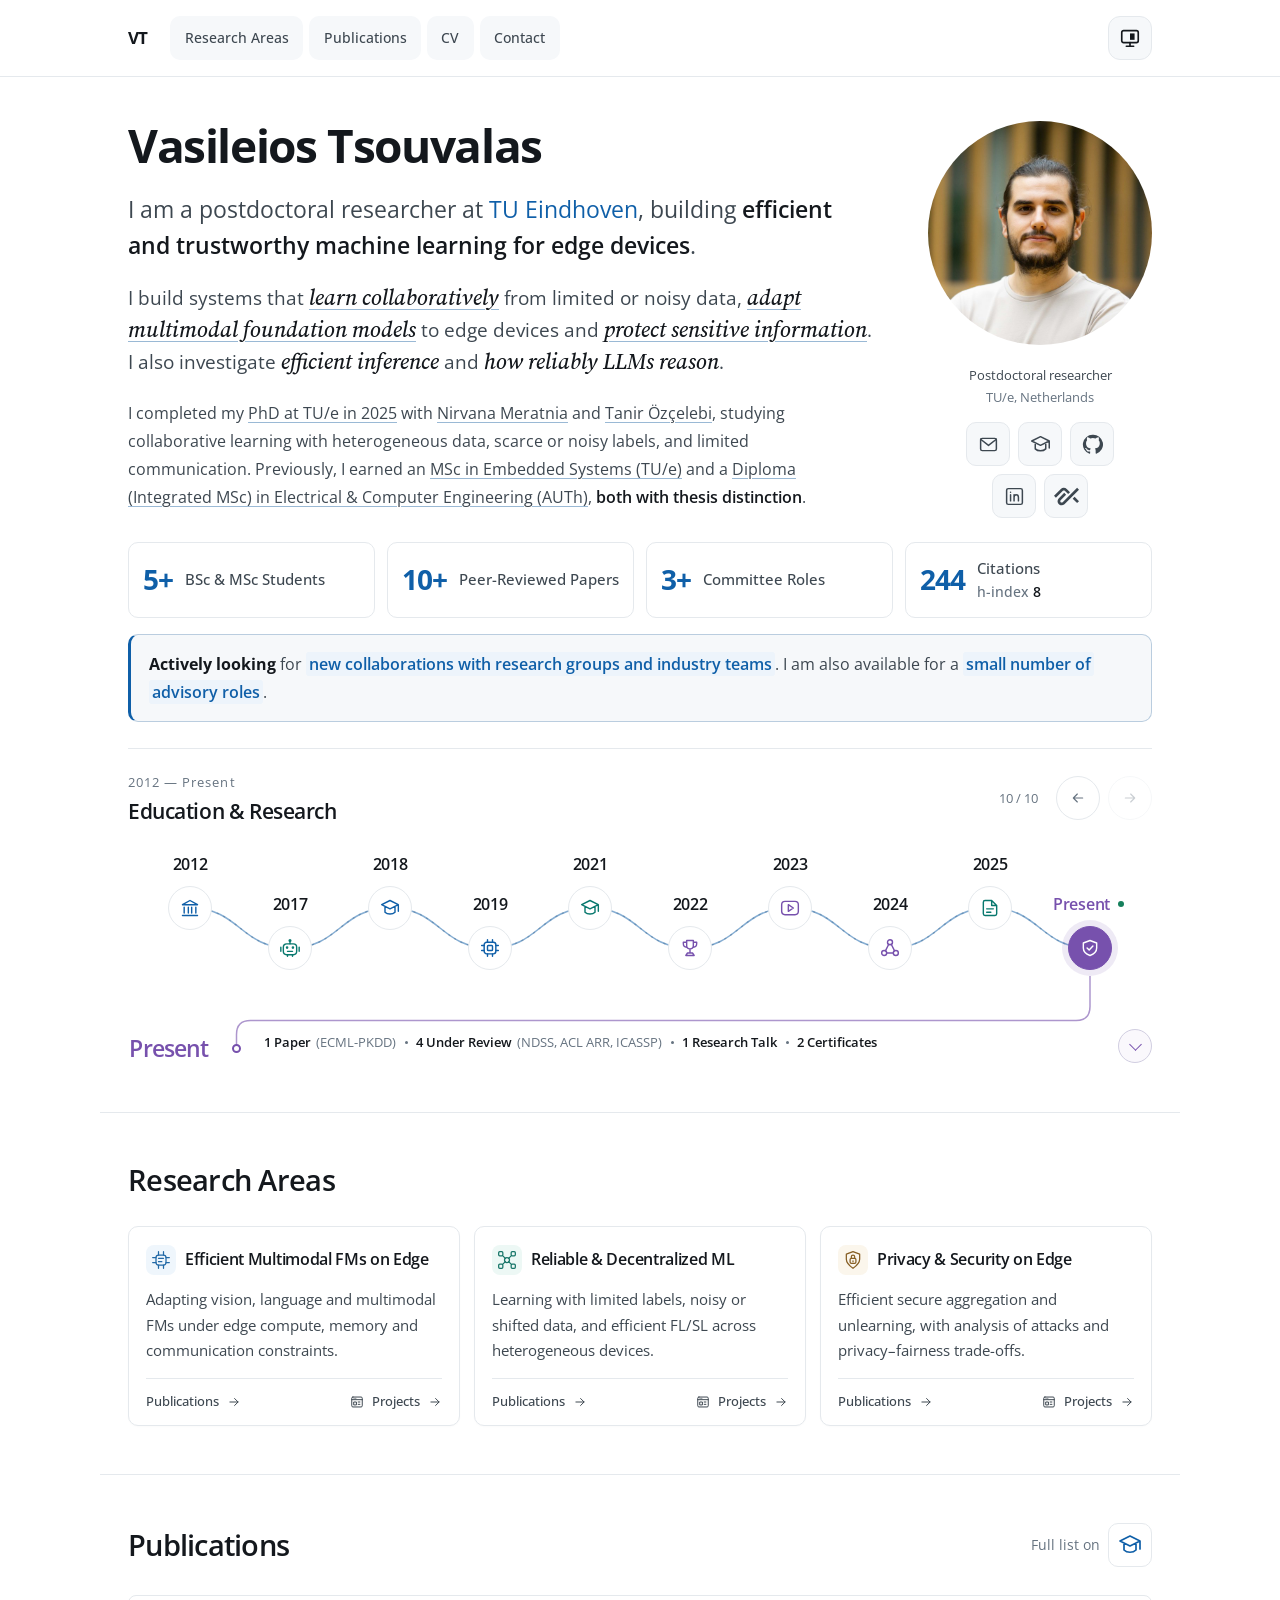
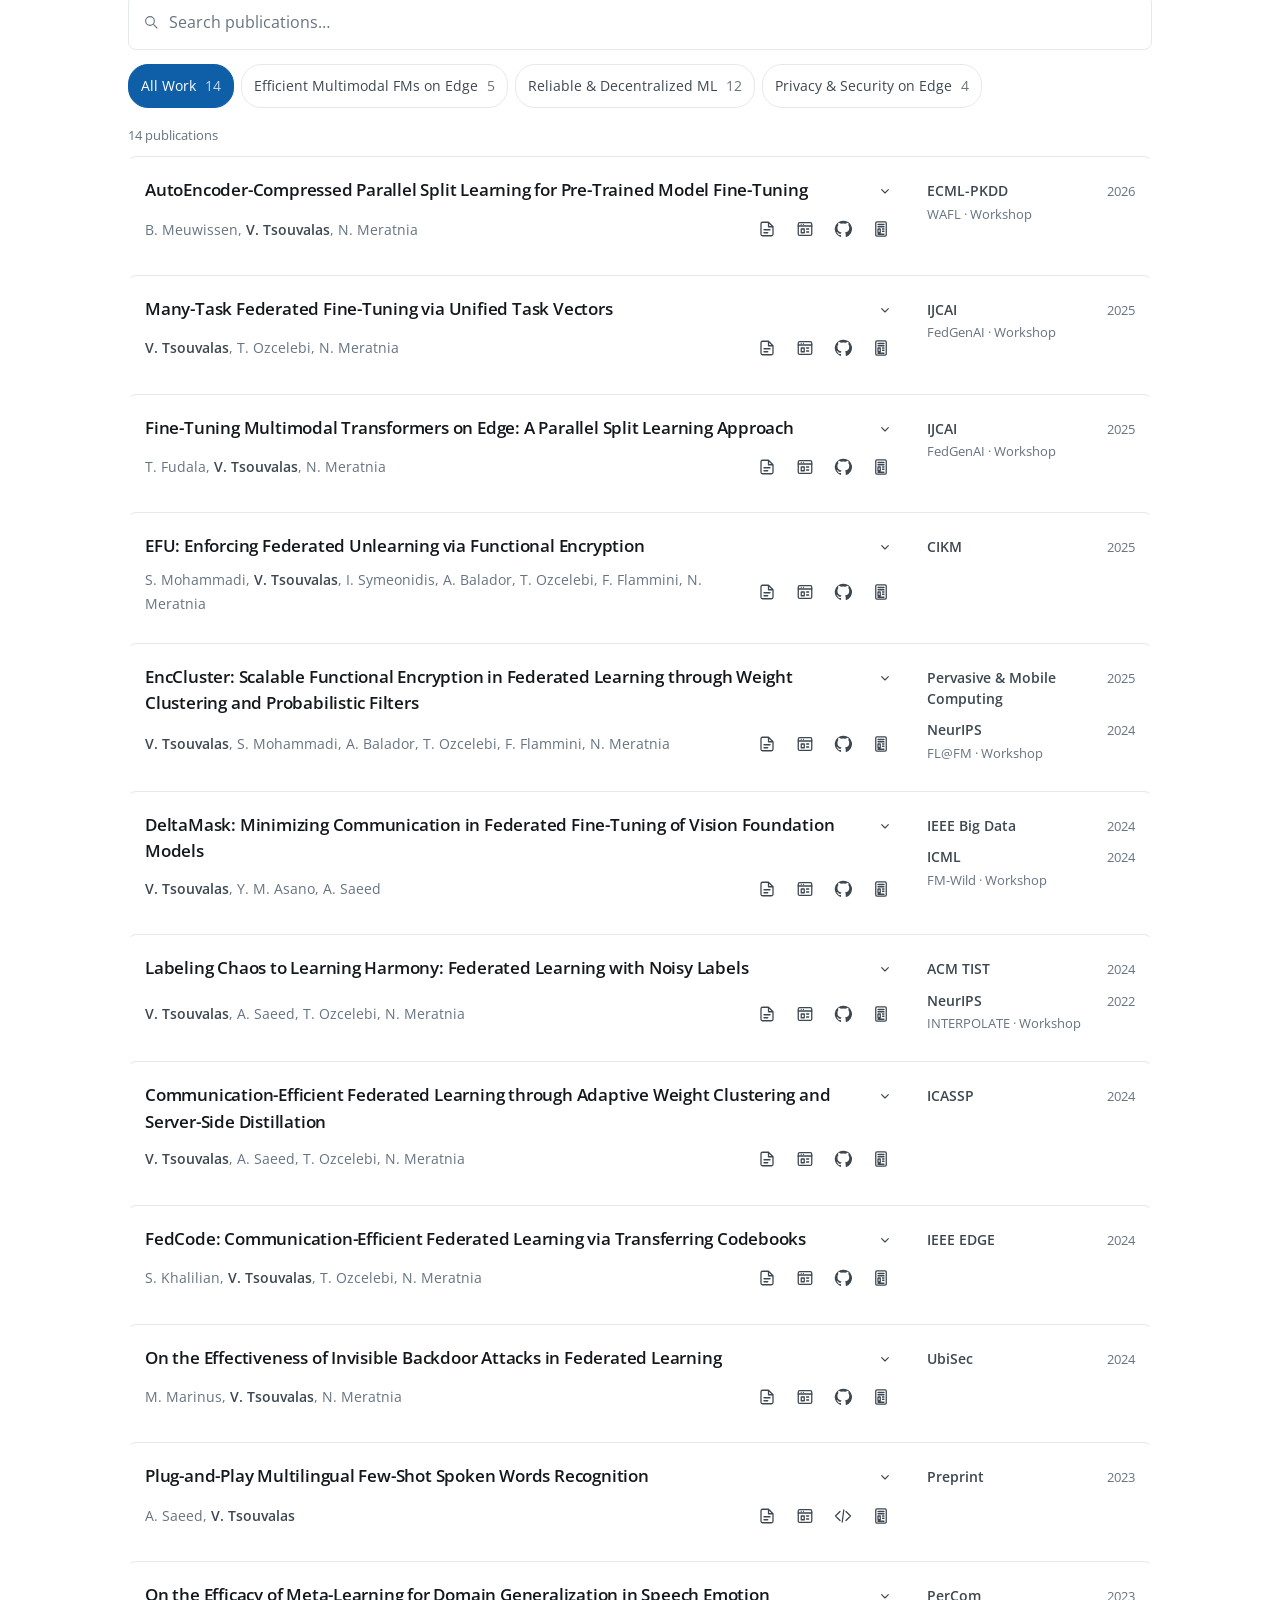
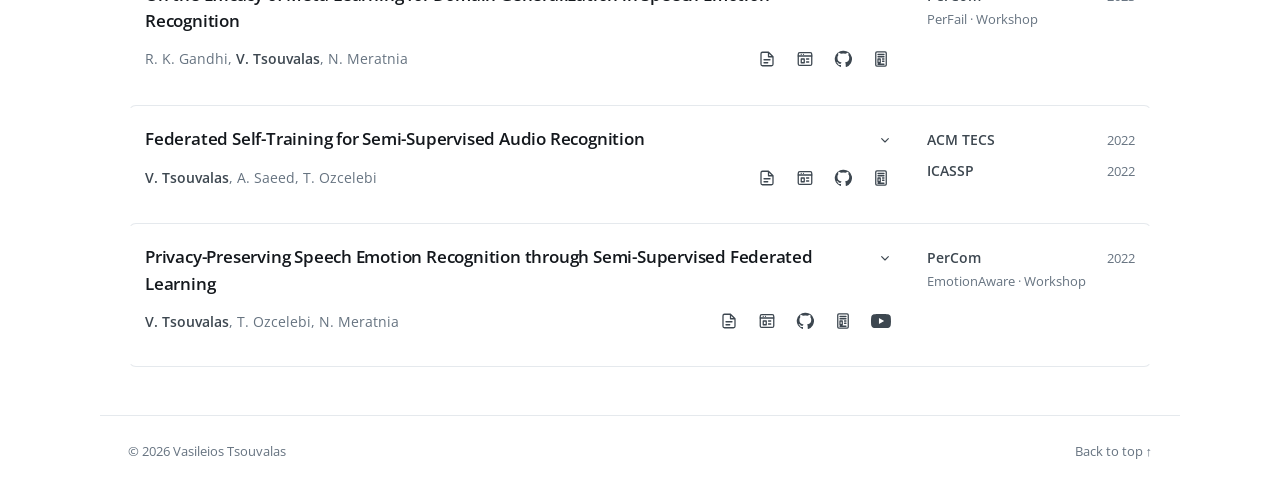
<file: index.html>
<!doctype html>
<html lang="en">
<head>
  <meta charset="utf-8">
  <meta name="viewport" content="width=device-width, initial-scale=1">
  <title>Vasileios Tsouvalas — Machine Learning Researcher</title>
  <meta name="description" content="Vasileios Tsouvalas is a postdoctoral researcher at TU Eindhoven studying efficient and reliable machine learning: distributed learning, foundation models, and language-model reasoning.">
  <meta name="theme-color" content="#ffffff">
  <link rel="canonical" href="https://vtsouval.github.io/">
  <meta property="og:title" content="Vasileios Tsouvalas — Machine Learning Researcher">
  <meta property="og:description" content="Research in distributed learning, efficient foundation models, privacy, and language-model reasoning.">
  <meta property="og:type" content="website">
  <meta property="og:url" content="https://vtsouval.github.io/">
  <meta name="twitter:card" content="summary">
  <meta property="og:image" content="https://vtsouval.github.io/assets/misc/vasileios-tsouvalas.jpg">
  <link rel="icon" href="assets/misc/favicon.svg" type="image/svg+xml">
  <link rel="stylesheet" href="style.css?v=18">
  <link rel="preload" href="assets/fonts/SourceSerif4-MediumItalic.woff2" as="font" type="font/woff2" crossorigin>
  <link rel="stylesheet" href="journey.css?v=19">
  <link rel="stylesheet" href="academic.css?v=14">
  <link rel="stylesheet" href="theme.css?v=7">
  <link rel="stylesheet" href="contact.css?v=4">
  <link rel="stylesheet" href="research.css?v=3">
  <link rel="stylesheet" href="publications.css?v=2">
  <script src="js/theme.js?v=7"></script>
  <script src="js/layout.js?v=6" defer></script>
  <script src="js/contact.js?v=2" defer></script>
  <script src="js/publication-search.js?v=6" defer></script>
  <script src="js/site.js?v=10" defer></script>
  <script src="js/publication-cards.js?v=1" defer></script>
  <script src="js/journey.js?v=6" defer></script>
  <script type="application/ld+json">{"@context":"https://schema.org","@type":"Person","name":"Vasileios Tsouvalas","alternateName":"Vasilis Tsouvalas","url":"https://vtsouval.github.io/","jobTitle":"Postdoctoral Researcher","affiliation":{"@type":"Organization","name":"Eindhoven University of Technology"},"sameAs":["https://orcid.org/0000-0001-9143-1188","https://scholar.google.com/citations?user=FgPQz3QAAAAJ","https://github.com/vtsouval","https://www.tue.nl/en/research/researchers/vasilis-tsouvalas","https://www.alphaxiv.org/@vasileios-tsouvalas"]}</script>
</head>
<body>
<a class="skip-link" href="#main">Skip to content</a>
<header class="site-header"><div class="shell nav-wrap">
  <a class="wordmark" href="index.html" aria-label="Vasileios Tsouvalas, home">VT</a>
  <nav aria-label="Main navigation"><a href="#research">Research Areas</a><a href="#publications">Publications</a><a href="cv.html">CV</a><a href="mailto:v.tsouvalas@tue.nl" data-contact-open>Contact</a></nav>
  <div class="theme-picker"><button id="theme-toggle" class="icon-button" type="button" aria-label="Color theme: System. Switch to Light." hidden><svg class="icon" data-theme-icon="auto" viewBox="0 0 24 24" aria-hidden="true" focusable="false"><rect x="3" y="4" width="18" height="13" rx="2"/><path d="M8 21h8m-4-4v4"/><path d="M12 7v7h5V7Z" fill="currentColor" stroke="none"/></svg><svg class="icon" data-theme-icon="light" viewBox="0 0 24 24" aria-hidden="true" focusable="false" hidden><circle cx="12" cy="12" r="4"/><path d="M12 2v2m0 16v2M2 12h2m16 0h2M4.93 4.93l1.42 1.42m11.3 11.3 1.42 1.42M4.93 19.07l1.42-1.42m11.3-11.3 1.42-1.42"/></svg><svg class="icon" data-theme-icon="dark" viewBox="0 0 24 24" aria-hidden="true" focusable="false" hidden><path d="M20.2 14.1A8.6 8.6 0 0 1 9.9 3.8 8.6 8.6 0 1 0 20.2 14.1Z"/></svg></button></div>
</div></header>
<main id="main" tabindex="-1">
<section id="about" class="profile shell" aria-labelledby="name">
<div class="hero">
  <div class="hero-content"><h1 id="name">Vasileios Tsouvalas</h1>
  <p class="hero-lead">I am a postdoctoral researcher at <a href="https://research.tue.nl/en/persons/vasilis-tsouvalas/">TU Eindhoven</a>, building <strong>efficient and trustworthy machine learning for edge devices</strong>.</p>
  <p class="hero-bio">I build systems that <a href="?topic=decentralized#publications" data-research-topic="decentralized"><em>learn collaboratively</em></a> from limited or noisy data, <a href="?topic=foundation#publications" data-research-topic="foundation"><em>adapt multimodal foundation models</em></a> to edge devices and <a href="?topic=privacy#publications" data-research-topic="privacy"><em>protect sensitive information</em></a>. I also investigate <em>efficient inference</em> and <em>how reliably LLMs reason</em>.</p>
  <p class="hero-background">I completed my <a href="https://research.tue.nl/en/publications/chaos-to-harmony-taming-heterogeneity-and-communication-bottlenec/" title="Chaos to Harmony: Taming Heterogeneity and Communication Bottlenecks in Federated Learning">PhD at TU/e in 2025</a> with <a href="https://www.tue.nl/en/research/researchers/nirvana-meratnia">Nirvana Meratnia</a> and <a href="https://www.tue.nl/en/research/researchers/tanir-ozcelebi">Tanir Özçelebi</a>, studying collaborative learning with heterogeneous data, scarce or noisy labels, and limited communication. Previously, I earned an <a href="cv.html#experience">MSc in Embedded Systems (TU/e)</a> and a <a href="#journey-2018">Diploma (Integrated MSc) in Electrical &amp; Computer Engineering (AUTh)</a>, <strong>both with thesis distinction</strong>.</p>
  </div>
  <figure class="portrait"><img src="assets/misc/vasileios-tsouvalas.jpg" width="224" height="224" alt="Vasileios Tsouvalas" fetchpriority="high"><figcaption>Postdoctoral researcher<br><span>TU/e, Netherlands</span></figcaption></figure>
  <div class="social-links" aria-label="Professional profiles"><a href="mailto:v.tsouvalas@tue.nl" title="Email" aria-label="Email"><svg class="icon " aria-hidden="true" data-icon="mail" viewBox="0 0 24 24" focusable="false" fill="none" stroke="currentColor" stroke-width="1.65" stroke-linecap="round" stroke-linejoin="round"><rect x="3" y="5" width="18" height="14" rx="2" /><path d="m3 6 9 7 9-7" /></svg><span class="sr-only">Email</span></a>
<a href="https://scholar.google.com/citations?user=FgPQz3QAAAAJ&hl=en" title="Scholar" aria-label="Scholar"><svg class="icon " aria-hidden="true" data-icon="scholar" viewBox="0 0 24 24" focusable="false" fill="none" stroke="currentColor" stroke-width="1.65" stroke-linecap="round" stroke-linejoin="round"><path d="m2 8 10-5 10 5-10 5L2 8Zm4 2v7c3 3 9 3 12 0v-7M22 8v8" /></svg><span class="sr-only">Scholar</span></a>
<a href="https://github.com/vtsouval" title="GitHub" aria-label="GitHub"><svg class="icon " aria-hidden="true" data-icon="github" viewBox="0 0 24 24" focusable="false" fill="none" stroke="currentColor" stroke-width="1.65" stroke-linecap="round" stroke-linejoin="round"><path fill="currentColor" stroke="none" d="M12 .9a11.1 11.1 0 0 0-3.5 21.6c.6.1.8-.2.8-.5v-2.1c-3.4.7-4.1-1.4-4.1-1.4-.5-1.3-1.3-1.7-1.3-1.7-1.1-.8.1-.8.1-.8 1.2.1 1.8 1.2 1.8 1.2 1.1 1.8 2.8 1.3 3.5 1 .1-.8.4-1.3.8-1.6-2.7-.3-5.5-1.4-5.5-6.2 0-1.4.5-2.5 1.2-3.3-.1-.3-.5-1.6.1-3.3 0 0 1-.3 3.4 1.3a11.5 11.5 0 0 1 6.2 0C18 3.5 19 3.8 19 3.8c.6 1.7.2 3 .1 3.3.8.8 1.2 1.9 1.2 3.3 0 4.8-2.9 5.9-5.6 6.2.5.4.9 1.1.9 2.2V22c0 .3.2.6.8.5A11.1 11.1 0 0 0 12 .9Z" /></svg><span class="sr-only">GitHub</span></a>

<a href="https://www.linkedin.com/in/vtsouval/" title="LinkedIn" aria-label="LinkedIn"><svg class="icon " aria-hidden="true" data-icon="linkedin" viewBox="0 0 24 24" focusable="false" fill="none" stroke="currentColor" stroke-width="1.65" stroke-linecap="round" stroke-linejoin="round"><rect x="3" y="3" width="18" height="18" rx="2" /><path d="M7.5 10v7M7.5 7v.1M11.5 17v-7m0 3c0-4 5-4 5 0v4" /></svg><span class="sr-only">LinkedIn</span></a>
<a href="https://www.alphaxiv.org/@vasileios-tsouvalas" title="alphaXiv" aria-label="alphaXiv"><svg class="icon" aria-hidden="true" data-icon="alphaxiv" viewBox="0 0 718.41 504.47" focusable="false" fill="none" stroke="currentColor" stroke-width="1.65" stroke-linecap="round" stroke-linejoin="round"><g fill="currentColor" stroke="none"><polygon fill="currentColor" points="591.15 258.54 718.41 385.73 663.72 440.28 536.57 313.62 591.15 258.54" /><path fill="currentColor" d="M273.86.3c34.56-2.41,67.66,9.73,92.51,33.54l94.64,94.63-55.11,54.55-96.76-96.55c-16.02-12.7-37.67-12.1-53.19,1.11L54.62,288.82,0,234.23,204.76,29.57C223.12,13.31,249.27,2.02,273.86.3Z" /><path fill="currentColor" d="M663.79,1.29l54.62,54.58-418.11,417.9c-114.43,95.94-263.57-53.49-167.05-167.52l160.46-160.33,54.62,54.58-157.88,157.77c-33.17,40.32,18.93,91.41,58.66,57.48L663.79,1.29Z" /></g></svg><span class="sr-only">alphaXiv</span></a></div>
</div>
  <div class="profile-credentials">
    <ul class="profile-highlights" aria-label="Research and supervision at a glance">
      <li><a href="cv.html#teaching" aria-label="5+ BSc and MSc students supervised"><strong>5+</strong><span>BSc &amp; MSc Students</span></a></li>
      <li><a href="#publications" data-research-topic="all"><strong>10+</strong><span>Peer-Reviewed Papers</span></a></li>
      <li><a href="cv.html#service" title="Technical and program committee service"><strong>3+</strong><span>Committee Roles</span></a></li>
      <!-- SCHOLAR_METRICS_START -->
      <li class="profile-scholar"><a href="https://scholar.google.com/citations?user=FgPQz3QAAAAJ&amp;hl=en" title="Google Scholar: 244 citations, h-index 8. Updated 14 October 2026; checked daily." aria-label="Google Scholar: 244 citations, h-index 8. Updated 14 October 2026; checked daily."><strong>244</strong><span>Citations<small>h-index <b>8</b></small></span></a></li>
      <!-- SCHOLAR_METRICS_END -->
    </ul>
  </div>
  <aside class="collaboration-banner" aria-label="Collaborations and advisory roles">
    <p><strong>Actively looking</strong> for <mark>new collaborations with research groups and industry teams</mark>. I am also available for a <mark>small number of advisory roles</mark>.</p>
  </aside>
  <section class="journey journey-intro" aria-labelledby="journey-title" data-journey>
    <div class="journey-heading">
      <div><p class="journey-eyebrow">2012 — Present</p><h2 id="journey-title">Education &amp; Research</h2></div>
      <div class="journey-controls" hidden>
        <label class="journey-year-picker"><span class="sr-only">Choose timeline year</span><select class="journey-year-select" aria-controls="journey-stops"></select></label>
        <span class="journey-position" aria-live="polite" aria-atomic="true"></span>
        <button class="icon-button journey-previous" type="button" aria-label="Previous milestone" aria-controls="journey-stops"><svg class="icon arrow-back" aria-hidden="true" focusable="false" viewBox="0 0 24 24" fill="none" stroke="currentColor" stroke-width="1.65" stroke-linecap="round" stroke-linejoin="round"><path d="M5 12h14m-6-6 6 6-6 6" /></svg></button>
        <button class="icon-button journey-next" type="button" aria-label="Next milestone" aria-controls="journey-stops"><svg class="icon " aria-hidden="true" focusable="false" viewBox="0 0 24 24" fill="none" stroke="currentColor" stroke-width="1.65" stroke-linecap="round" stroke-linejoin="round"><path d="M5 12h14m-6-6 6 6-6 6" /></svg></button>
      </div>
    </div>
    <div class="journey-stage">
      <div class="journey-map" hidden>
        <div class="journey-map-inner">
          <svg class="journey-road" aria-hidden="true" focusable="false"><path class="journey-road-base"/><path class="journey-road-traveled"/></svg>
          <div id="journey-stops" class="journey-stops" role="tablist" aria-label="Academic journey by year" aria-orientation="horizontal"></div>
        </div>
      </div>
      <svg class="journey-connector" aria-hidden="true" focusable="false" hidden><path/></svg>
      <div class="journey-panels">
        <article class="journey-panel" id="journey-2012" data-year="2012" data-label="Diploma Studies Electrical &amp; Computer Engineering" data-tone="education">
          <header class="journey-detail-heading">
            <span class="journey-detail-icon" hidden><svg class="icon " aria-hidden="true" focusable="false" viewBox="0 0 24 24" fill="none" stroke="currentColor" stroke-width="1.65" stroke-linecap="round" stroke-linejoin="round"><path d="m3 8 9-5 9 5H3Zm2 3v7m5-7v7m4-7v7m5-7v7M3 21h18" /></svg></span>
            <p class="journey-detail-year">2012</p>
            <div class="journey-overview"><ul class="journey-summary" aria-label="Year at a glance"><li><strong>Diploma Studies</strong> <span>Electrical &amp; Computer Engineering</span></li></ul><p class="journey-affiliation"><a class="institution-link" href="https://www.auth.gr/en/" title="Aristotle University of Thessaloniki (AUTh)" aria-label="Aristotle University of Thessaloniki (AUTh)"><img class="institution-logo-auth institution-logo-light" src="assets/institutions/auth-black.png" width="23" height="23" alt=""><img class="institution-logo-auth institution-logo-dark" src="assets/institutions/auth-white.png" width="23" height="23" alt=""><span>AUTh</span></a></p></div>
          </header>
          <ol class="journey-events">
          <li class="journey-event">
            <div class="journey-date"><time datetime="2012-10">October</time></div>
            <div class="journey-event-body"><span class="journey-kind">Degree Studies</span><h5><a href="cv.html#experience">Electrical &amp; Computer Engineering</a></h5><p><a href="https://eng.auth.gr/en/integrated-master-2/">Diploma (Integrated MSc)</a> · 5 Year Programme (300 ECTS) · <strong class="milestone-count">Top 1% National STEM</strong>.</p><p class="event-location"><svg class="location-mark" viewBox="0 0 24 24" aria-hidden="true" focusable="false" fill="none" stroke="currentColor" stroke-width="1.6"><path d="M19 10c0 5-7 11-7 11S5 15 5 10a7 7 0 1 1 14 0Z"/><circle cx="12" cy="10" r="2.3"/></svg><span>Thessaloniki, Greece</span></p></div>
          </li>
          </ol>
        </article>
        <article class="journey-panel" id="journey-2017" data-year="2017" data-label="1 Thesis Project Cooperative Robotics" data-tone="research">
          <header class="journey-detail-heading">
            <span class="journey-detail-icon" hidden><svg class="icon" aria-hidden="true" focusable="false" viewBox="0 0 24 24" fill="none" stroke="currentColor" stroke-width="1.65" stroke-linecap="round" stroke-linejoin="round"><rect x="4" y="7" width="16" height="13" rx="4"/><path d="M12 7V4M9 20v2m6-2v2M1 11v5m22-5v5M9 16h6"/><circle cx="12" cy="3" r="1"/><circle cx="8.5" cy="11.5" r=".7"/><circle cx="15.5" cy="11.5" r=".7"/></svg></span>
            <p class="journey-detail-year">2017</p>
            <div class="journey-overview"><ul class="journey-summary" aria-label="Year at a glance"><li><strong>1 Thesis Project</strong> <span>Cooperative Robotics</span></li></ul><p class="journey-affiliation"><a class="institution-link" href="https://www.auth.gr/en/" title="Aristotle University of Thessaloniki (AUTh)" aria-label="Aristotle University of Thessaloniki (AUTh)"><img class="institution-logo-auth institution-logo-light" src="assets/institutions/auth-black.png" width="23" height="23" alt=""><img class="institution-logo-auth institution-logo-dark" src="assets/institutions/auth-white.png" width="23" height="23" alt=""><span>AUTh</span></a> · Automation &amp; Robotics Laboratory</p></div>
          </header>
          <ol class="journey-events">
          <li class="journey-event">
            <div class="journey-date">2017–2018</div>
            <div class="journey-event-body"><span class="journey-kind">Robotics</span><h5 class="journey-text-title">Cooperative Aerial &amp; Ground Exploration</h5><p>Aerial scouting and ground navigation for autonomous exploration in RoboCup Rescue environments. <a href="projects/uav-ugv/">Project</a> · <a href="https://github.com/vtsouval/UAV_UGV_Autonomous_Exploration/blob/master/Thesis_Report.pdf">Thesis (Greek)</a>.</p><p class="journey-people">Joint thesis with <a href="https://www.linkedin.com/in/kleio-baxevani-592319146" class="person-link" title="Kleio Baxevani" aria-label="Kleio Baxevani">K. Baxevani</a>.</p><p class="journey-people"><a href="https://arl.ee.auth.gr/" title="Automation and Robotics Laboratory, Aristotle University of Thessaloniki">ARL</a> · Thesis supervisors: <a href="https://etsardou.github.io/" class="person-link" title="Emmanouil Tsardoulias" aria-label="Emmanouil Tsardoulias">E. Tsardoulias</a> and <a href="https://qa.auth.gr/en/cv/loukas" class="person-link" title="Loukas Petrou" aria-label="Loukas Petrou">L. Petrou</a>.</p><p class="event-location"><svg class="location-mark" viewBox="0 0 24 24" aria-hidden="true" focusable="false" fill="none" stroke="currentColor" stroke-width="1.6"><path d="M19 10c0 5-7 11-7 11S5 15 5 10a7 7 0 1 1 14 0Z"/><circle cx="12" cy="10" r="2.3"/></svg><span>Thessaloniki, Greece</span></p></div>
          </li>
          </ol>
        </article>
        <article class="journey-panel" id="journey-2018" data-year="2018" data-label="Diploma Awarded · Thesis Distinction 10/10" data-tone="education">
          <header class="journey-detail-heading">
            <span class="journey-detail-icon" hidden><svg class="icon" aria-hidden="true" focusable="false" viewBox="0 0 24 24" fill="none" stroke="currentColor" stroke-width="1.65" stroke-linecap="round" stroke-linejoin="round"><path d="m2 8 10-5 10 5-10 5L2 8Zm4 2v7c3 3 9 3 12 0v-7M22 8v8"/></svg></span>
            <p class="journey-detail-year">2018</p>
            <div class="journey-overview"><ul class="journey-summary" aria-label="Year at a glance"><li><strong class="degree-award">Diploma Awarded<svg class="award-confetti" aria-hidden="true" data-icon="confetti" viewBox="0 0 32 32" focusable="false" fill="none" stroke="currentColor" stroke-width="1.65" stroke-linecap="round" stroke-linejoin="round"><path class="confetti-cone" d="m5 27 5-16 11 11-16 5Z" />
  <path class="confetti-ribbon" d="m7 21 4 4m-2-9 7 7" />
  <g class="confetti-piece confetti-piece-a"><path d="M15 9c-2-4 2-4 0-7" /></g>
  <g class="confetti-piece confetti-piece-b"><path d="m20 12 5-5m-1-3 3 3" /></g>
  <g class="confetti-piece confetti-piece-c"><path d="M24 17c4 0 2-4 6-3" /></g>
  <g class="confetti-piece confetti-piece-d"><path d="m8 5 1 1m18 17 1 1" /></g>
  <g class="confetti-piece confetti-piece-e"><circle cx="21" cy="4" r=".8" /><circle cx="29" cy="9" r=".8" /></g>
</svg></strong></li><li><strong>Thesis Distinction</strong> <span>10/10</span></li></ul><p class="journey-affiliation"><a class="institution-link" href="https://www.auth.gr/en/" title="Aristotle University of Thessaloniki (AUTh)" aria-label="Aristotle University of Thessaloniki (AUTh)"><img class="institution-logo-auth institution-logo-light" src="assets/institutions/auth-black.png" width="23" height="23" alt=""><img class="institution-logo-auth institution-logo-dark" src="assets/institutions/auth-white.png" width="23" height="23" alt=""><span>AUTh</span></a></p></div>
          </header>
          <ol class="journey-events">
          <li class="journey-event">
            <div class="journey-date"><time datetime="2018-03">March</time></div>
            <div class="journey-event-body"><span class="journey-kind">Graduation</span><h5><a href="cv.html#experience">Diploma (Integrated MSc)</a></h5><p><a href="projects/uav-ugv/">Cooperative robotics thesis</a>.</p><p class="journey-honour-line"><span class="thesis-honour"><svg class="honour-icon" viewBox="0 0 24 24" fill="none" stroke="currentColor" stroke-width="1.6" stroke-linecap="round" stroke-linejoin="round" aria-hidden="true" focusable="false"><circle cx="12" cy="8" r="5"/><path d="m8.5 12-2 9 5.5-3 5.5 3-2-9"/><path d="m10 8 1.3 1.3L14 6.5"/></svg><span>Thesis Distinction <span class="honour-separator" aria-hidden="true">·</span> 10/10</span></span></p><p class="journey-people"><a href="https://arl.ee.auth.gr/" title="Automation and Robotics Laboratory, Aristotle University of Thessaloniki">ARL</a> · Thesis supervisors: <a href="https://etsardou.github.io/" class="person-link" title="Emmanouil Tsardoulias" aria-label="Emmanouil Tsardoulias">E. Tsardoulias</a> and <a href="https://qa.auth.gr/en/cv/loukas" class="person-link" title="Loukas Petrou" aria-label="Loukas Petrou">L. Petrou</a>.</p><p class="event-location"><svg class="location-mark" viewBox="0 0 24 24" aria-hidden="true" focusable="false" fill="none" stroke="currentColor" stroke-width="1.6"><path d="M19 10c0 5-7 11-7 11S5 15 5 10a7 7 0 1 1 14 0Z"/><circle cx="12" cy="10" r="2.3"/></svg><span>Thessaloniki, Greece</span></p></div>
          </li>
          </ol>
        </article>
        <article class="journey-panel" id="journey-2019" data-year="2019" data-label="MSc Studies Embedded Systems" data-tone="education">
          <header class="journey-detail-heading">
            <span class="journey-detail-icon" hidden><svg class="icon" aria-hidden="true" focusable="false" viewBox="0 0 24 24" fill="none" stroke="currentColor" stroke-width="1.65" stroke-linecap="round" stroke-linejoin="round"><rect x="5" y="5" width="14" height="14" rx="3"/><rect x="9" y="9" width="6" height="6" rx="1"/><path d="M9 2v3m6-3v3M9 19v3m6-3v3M2 9h3m-3 6h3M19 9h3m-3 6h3"/></svg></span>
            <p class="journey-detail-year">2019</p>
            <div class="journey-overview"><ul class="journey-summary" aria-label="Year at a glance"><li><strong>MSc Studies</strong> <span>Embedded Systems</span></li></ul><p class="journey-affiliation"><a class="institution-link" href="https://www.tue.nl/en/" title="Eindhoven University of Technology (TU/e)" aria-label="Eindhoven University of Technology (TU/e)"><img class="institution-logo-tue" src="assets/institutions/tue.svg" width="36" height="17" alt="TU/e"></a></p></div>
          </header>
          <ol class="journey-events">
          <li class="journey-event">
            <div class="journey-date"><time datetime="2019-09">September</time></div>
            <div class="journey-event-body"><span class="journey-kind">Graduate Studies</span><h5><a href="cv.html#experience">MSc in Embedded Systems</a></h5><p>September 2019 – July 2021.</p><p><a href="#journey-2021">MSc Thesis</a> on Federated Learning using unlabeled on-device audio data <em>(Distinction)</em>.</p><p class="event-location"><svg class="location-mark" viewBox="0 0 24 24" aria-hidden="true" focusable="false" fill="none" stroke="currentColor" stroke-width="1.6"><path d="M19 10c0 5-7 11-7 11S5 15 5 10a7 7 0 1 1 14 0Z"/><circle cx="12" cy="10" r="2.3"/></svg><span>Eindhoven, Netherlands</span></p></div>
          </li>
          </ol>
        </article>
        <article class="journey-panel" id="journey-2021" data-year="2021" data-label="MSc Awarded · Thesis Distinction" data-tone="research">
          <header class="journey-detail-heading">
            <span class="journey-detail-icon" hidden><svg class="icon " aria-hidden="true" focusable="false" viewBox="0 0 24 24" fill="none" stroke="currentColor" stroke-width="1.65" stroke-linecap="round" stroke-linejoin="round"><path d="m2 8 10-5 10 5-10 5L2 8Zm4 2v7c3 3 9 3 12 0v-7M22 8v8" /></svg></span>
            <p class="journey-detail-year">2021</p>
            <div class="journey-overview"><ul class="journey-summary" aria-label="Year at a glance"><li><strong class="degree-award">MSc Awarded<svg class="award-confetti" aria-hidden="true" data-icon="confetti" viewBox="0 0 32 32" focusable="false" fill="none" stroke="currentColor" stroke-width="1.65" stroke-linecap="round" stroke-linejoin="round"><path class="confetti-cone" d="m5 27 5-16 11 11-16 5Z" />
  <path class="confetti-ribbon" d="m7 21 4 4m-2-9 7 7" />
  <g class="confetti-piece confetti-piece-a"><path d="M15 9c-2-4 2-4 0-7" /></g>
  <g class="confetti-piece confetti-piece-b"><path d="m20 12 5-5m-1-3 3 3" /></g>
  <g class="confetti-piece confetti-piece-c"><path d="M24 17c4 0 2-4 6-3" /></g>
  <g class="confetti-piece confetti-piece-d"><path d="m8 5 1 1m18 17 1 1" /></g>
  <g class="confetti-piece confetti-piece-e"><circle cx="21" cy="4" r=".8" /><circle cx="29" cy="9" r=".8" /></g>
</svg></strong> <span>Thesis Distinction</span></li></ul><p class="journey-affiliation"><a class="institution-link" href="https://www.tue.nl/en/" title="Eindhoven University of Technology (TU/e)" aria-label="Eindhoven University of Technology (TU/e)"><img class="institution-logo-tue" src="assets/institutions/tue.svg" width="36" height="17" alt="TU/e"></a> · <a class="institution-link institution-link-iris" href="https://iris.win.tue.nl/" title="Interconnected Resource-aware Intelligent Systems (IRIS)" aria-label="Interconnected Resource-aware Intelligent Systems (IRIS)"><img class="institution-logo-iris institution-logo-light" src="assets/institutions/iris-light.png" width="55" height="26" alt="" decoding="async"><img class="institution-logo-iris institution-logo-dark" src="assets/institutions/iris-dark.png" width="55" height="26" alt="" decoding="async"></a></p></div>
          </header>
          <ol class="journey-events">
          <li class="journey-event">
            <div class="journey-date"><time datetime="2021-07">July</time></div>
            <div class="journey-event-body"><span class="journey-kind">MSc Awarded</span><h5><a href="https://research.tue.nl/en/studentTheses/on-device-unlabeled-audio-utilization-for-improved-recognition-ra/">On-Device Learning from Unlabeled Audio</a></h5><p>Semi-supervised federated audio recognition through self-training.</p><p class="journey-honour-line"><span class="thesis-honour"><svg class="honour-icon" viewBox="0 0 24 24" fill="none" stroke="currentColor" stroke-width="1.6" stroke-linecap="round" stroke-linejoin="round" aria-hidden="true" focusable="false"><circle cx="12" cy="8" r="5"/><path d="m8.5 12-2 9 5.5-3 5.5 3-2-9"/><path d="m10 8 1.3 1.3L14 6.5"/></svg><span>Thesis Distinction</span></span></p><p class="journey-people"><a class="institution-link institution-link-iris" href="https://iris.win.tue.nl/" title="Interconnected Resource-aware Intelligent Systems (IRIS)" aria-label="Interconnected Resource-aware Intelligent Systems (IRIS)"><img class="institution-logo-iris institution-logo-light" src="assets/institutions/iris-light.png" width="55" height="26" alt="" decoding="async"><img class="institution-logo-iris institution-logo-dark" src="assets/institutions/iris-dark.png" width="55" height="26" alt="" decoding="async"></a> · Supervisors: <a href="https://research.tue.nl/en/persons/tanir-%C3%B6z%C3%A7elebi/" class="person-link" title="Tanir Özçelebi" aria-label="Tanir Özçelebi">T. Özçelebi</a> and <a href="https://research.tue.nl/en/persons/aaqib-saeed/" class="person-link" title="Aaqib Saeed" aria-label="Aaqib Saeed">A. Saeed</a>.</p><p class="event-location"><svg class="location-mark" viewBox="0 0 24 24" aria-hidden="true" focusable="false" fill="none" stroke="currentColor" stroke-width="1.6"><path d="M19 10c0 5-7 11-7 11S5 15 5 10a7 7 0 1 1 14 0Z"/><circle cx="12" cy="10" r="2.3"/></svg><span>Eindhoven, Netherlands</span></p></div>
          </li>
          <li class="journey-event">
            <div class="journey-date"><time datetime="2021-09">September</time></div>
            <div class="journey-event-body"><span class="journey-kind">Doctoral Research</span><h5><a href="https://research.tue.nl/en/publications/chaos-to-harmony-taming-heterogeneity-and-communication-bottlenec/">Data &amp; Communication Efficiency</a></h5><p>Federated learning with heterogeneous data, limited labels, and constrained communication.</p><p class="journey-people"><a class="institution-link institution-link-iris" href="https://iris.win.tue.nl/" title="Interconnected Resource-aware Intelligent Systems (IRIS)" aria-label="Interconnected Resource-aware Intelligent Systems (IRIS)"><img class="institution-logo-iris institution-logo-light" src="assets/institutions/iris-light.png" width="55" height="26" alt="" decoding="async"><img class="institution-logo-iris institution-logo-dark" src="assets/institutions/iris-dark.png" width="55" height="26" alt="" decoding="async"></a> · Supervisors: <a href="https://research.tue.nl/en/persons/nirvana-meratnia/" class="person-link" title="Nirvana Meratnia" aria-label="Nirvana Meratnia">N. Meratnia</a> and <a href="https://research.tue.nl/en/persons/tanir-%C3%B6z%C3%A7elebi/" class="person-link" title="Tanir Özçelebi" aria-label="Tanir Özçelebi">T. Özçelebi</a>.</p><p class="event-location"><svg class="location-mark" viewBox="0 0 24 24" aria-hidden="true" focusable="false" fill="none" stroke="currentColor" stroke-width="1.6"><path d="M19 10c0 5-7 11-7 11S5 15 5 10a7 7 0 1 1 14 0Z"/><circle cx="12" cy="10" r="2.3"/></svg><span>Eindhoven, Netherlands</span></p></div>
          </li>
          </ol>
        </article>
        <article class="journey-panel" id="journey-2022" data-year="2022" data-label="3 Papers (PerCom, ICASSP, NeurIPS, ACM TECS) · 1 Award" data-tone="community">
          <header class="journey-detail-heading">
            <span class="journey-detail-icon" hidden><svg class="icon" aria-hidden="true" focusable="false" viewBox="0 0 24 24" fill="none" stroke="currentColor" stroke-width="1.65" stroke-linecap="round" stroke-linejoin="round"><path d="M8 3h8v6a4 4 0 0 1-8 0V3ZM8 5H4v2a4 4 0 0 0 4 4m8-6h4v2a4 4 0 0 1-4 4m-4 2v5m-4 3h8m-9 0 2-3h6l2 3"/></svg></span>
            <p class="journey-detail-year">2022</p>
            <div class="journey-overview"><ul class="journey-summary" aria-label="Year at a glance"><li class="journey-paper-count" data-count="3" title="Distinct works in this year; multiple venues or versions of the same work count once."><strong>3 Papers</strong> <span>(PerCom, ICASSP, NeurIPS, ACM TECS)</span></li><li><strong>1 Award</strong></li></ul></div>
          </header>
          <ol class="journey-events">
          <li class="journey-event" data-papers="fedser">
            <div class="journey-date"><time datetime="2022-03-25">25 March</time></div>
            <div class="journey-event-body"><span class="journey-kind">Workshop Paper</span><h5 class="venue-title"><a class="venue-link" data-brand="percom-2022" href="https://percom.org/PerCom2022/"><span class="brand-mark" aria-hidden="true"><img class="brand-logo" src="assets/events/percom.png" alt="" width="40" height="40" decoding="async"></span><span>PerCom 2022 · EmotionAware</span></a></h5><p><a href="https://nousphera.github.io/FedSER/">FedSER</a>: semi-supervised <abbr title="federated learning">FL</abbr> for speech emotion recognition from sparsely labeled on-device audio. <a href="https://www.youtube.com/watch?v=aJ4A5wL6G8c" class="recording-link" aria-label="Watch the FedSER presentation on YouTube" title="Watch on YouTube"><svg class="youtube-mark" aria-hidden="true" data-icon="youtube" viewBox="0 0 24 24" focusable="false" fill="none" stroke="currentColor" stroke-width="1.65" stroke-linecap="round" stroke-linejoin="round"><path fill="currentColor" stroke="none" d="M23.498 6.186a3.016 3.016 0 0 0-2.122-2.136C19.505 3.545 12 3.545 12 3.545s-7.505 0-9.377.505A3.017 3.017 0 0 0 .502 6.186C0 8.07 0 12 0 12s0 3.93.502 5.814a3.016 3.016 0 0 0 2.122 2.136c1.871.505 9.376.505 9.376.505s7.505 0 9.377-.505a3.015 3.015 0 0 0 2.122-2.136C24 15.93 24 12 24 12s0-3.93-.502-5.814zM9.545 15.568V8.432L15.818 12l-6.273 3.568z" /></svg></a></p><p class="event-location"><svg class="location-mark" viewBox="0 0 24 24" aria-hidden="true" focusable="false" fill="none" stroke="currentColor" stroke-width="1.6"><path d="M19 10c0 5-7 11-7 11S5 15 5 10a7 7 0 1 1 14 0Z"/><circle cx="12" cy="10" r="2.3"/></svg><span>Virtual Event · Pisa, Italy (Host)</span></p></div>
          </li>
          <li class="journey-event" data-papers="fedstar">
            <div class="journey-date"><time datetime="2022-05-22">22–27 May</time></div>
            <div class="journey-event-body"><span class="journey-kind">Conference Presentation</span><h5 class="venue-title"><a class="venue-link" data-brand="icassp-2022" href="https://2022.ieeeicassp.org/"><span class="brand-mark" aria-hidden="true"><img class="brand-logo" src="assets/events/marks/icassp-2022.svg" alt="" width="40" height="40" decoding="async"></span><span>ICASSP 2022</span></a></h5><p><a href="https://ieeexplore.ieee.org/document/9746356" title="Federated Self-Training for Data-Efficient Audio Recognition">FedSTAR</a>: self-training on unlabeled client audio for label-efficient <abbr title="federated learning">FL</abbr>. <a href="https://ieeexplore.ieee.org/stamp/stamp.jsp?arnumber=9747079">Proceedings</a>.</p><p class="event-location"><svg class="location-mark" viewBox="0 0 24 24" aria-hidden="true" focusable="false" fill="none" stroke="currentColor" stroke-width="1.6"><path d="M19 10c0 5-7 11-7 11S5 15 5 10a7 7 0 1 1 14 0Z"/><circle cx="12" cy="10" r="2.3"/></svg><span>Singapore (Virtual)</span></p></div>
          </li>
          <li class="journey-event" data-papers="fedln">
            <div class="journey-date"><time datetime="2022-12-02">2 December</time></div>
            <div class="journey-event-body"><span class="journey-kind">Workshop Presentation</span><h5 class="venue-title"><a class="venue-link" data-brand="neurips" href="https://neurips.cc/Conferences/2022"><span class="brand-mark" aria-hidden="true"><img class="brand-logo" src="assets/events/marks/neurips.svg" alt="" width="40" height="40" decoding="async"></span><span>NeurIPS 2022</span></a></h5><p><a href="https://openreview.net/pdf?id=gNHMC4I0Pva" title="Federated Learning with Noisy Labels: Achieving Generalization in the Face of Label Noise">FedLN</a>: client-level noise estimation and label correction for robust <abbr title="federated learning">FL</abbr> at the <a href="https://sites.google.com/view/interpolation-workshop">INTERPOLATE workshop</a>.</p><p class="event-location"><svg class="location-mark" viewBox="0 0 24 24" aria-hidden="true" focusable="false" fill="none" stroke="currentColor" stroke-width="1.6"><path d="M19 10c0 5-7 11-7 11S5 15 5 10a7 7 0 1 1 14 0Z"/><circle cx="12" cy="10" r="2.3"/></svg><span>New Orleans, USA</span></p></div>
          </li>
          </ol>
          <aside class="journey-year-note journey-paper-record" data-papers="fedstar" aria-label="Journal Paper"><span class="journey-kind">Journal Paper</span><h5><a class="venue-link brand-inline" data-brand="acm" href="https://doi.org/10.1145/3520128"><span class="brand-mark" aria-hidden="true"><img class="brand-logo" src="assets/events/acm.svg" alt="" width="40" height="40" decoding="async"></span><span>ACM TECS 2022</span></a></h5><p><a href="https://nousphera.github.io/FedSTAR/">FedSTAR</a>: semi-supervised <abbr title="federated learning">FL</abbr> using self-training and self-supervised initialization for on-device audio.</p></aside>

          <aside class="journey-year-note journey-recognition"><span class="journey-kind">Thesis Recognition</span><h5><a class="thesis-honour" href="cv.html#awards"><svg class="honour-icon" viewBox="0 0 24 24" fill="none" stroke="currentColor" stroke-width="1.6" stroke-linecap="round" stroke-linejoin="round" aria-hidden="true" focusable="false"><circle cx="12" cy="8" r="5"/><path d="m8.5 12-2 9 5.5-3 5.5 3-2-9"/><path d="m10 8 1.3 1.3L14 6.5"/></svg><span>Best Master Thesis Award</span></a></h5><p>Department of Mathematics and Computer Science, <a href="https://www.tue.nl/en/">TU/e</a>.</p></aside>
        </article>
        <article class="journey-panel" id="journey-2023" data-year="2023" data-label="2 Papers (PerCom, arXiv) · 1 Research Talk · 1 Course Professional Development" data-tone="community">
          <header class="journey-detail-heading">
            <span class="journey-detail-icon" hidden><svg class="icon " aria-hidden="true" focusable="false" viewBox="0 0 24 24" fill="none" stroke="currentColor" stroke-width="1.65" stroke-linecap="round" stroke-linejoin="round"><rect x="2" y="4" width="20" height="16" rx="4" /><path d="m10 8 6 4-6 4V8Z" /></svg></span>
            <p class="journey-detail-year">2023</p>
            <div class="journey-overview"><ul class="journey-summary" aria-label="Year at a glance"><li class="journey-paper-count" data-count="2" title="Distinct works in this year; multiple venues or versions of the same work count once."><strong>2 Papers</strong> <span>(PerCom, arXiv)</span></li><li><strong>1 Research Talk</strong></li><li><strong>1 Course</strong> <span>Professional Development</span></li></ul></div>
          </header>
          <ol class="journey-events">
          <li class="journey-event" data-papers="da-mldg">
            <div class="journey-date"><time datetime="2023-03-17">17 March</time></div>
            <div class="journey-event-body"><span class="journey-kind">Workshop Paper</span><h5 class="venue-title"><a class="venue-link" data-brand="percom-2023" href="https://perfail-workshop.github.io/2023/"><span class="brand-mark" aria-hidden="true"><img class="brand-logo" src="assets/events/percom-2023.png" alt="" width="40" height="40" decoding="async"></span><span>PerCom 2023 · PerFail</span></a></h5><p><a href="https://nousphera.github.io/DA-MLDG/">DA-MLDG</a>: domain-aware meta-learning for cross-domain <abbr title="speech emotion recognition">SER</abbr>, exposing limitations of log-mel features.</p><p class="journey-people">With <a href="https://in.linkedin.com/in/raeshak-k-160002168" class="person-link" title="Raeshak King Gandhi" aria-label="Raeshak King Gandhi">R. K. Gandhi</a> and <a href="https://research.tue.nl/en/persons/nirvana-meratnia/" class="person-link" title="Nirvana Meratnia" aria-label="Nirvana Meratnia">N. Meratnia</a>.</p><p class="event-location"><svg class="location-mark" viewBox="0 0 24 24" aria-hidden="true" focusable="false" fill="none" stroke="currentColor" stroke-width="1.6"><path d="M19 10c0 5-7 11-7 11S5 15 5 10a7 7 0 1 1 14 0Z"/><circle cx="12" cy="10" r="2.3"/></svg><span>Atlanta, USA</span></p></div>
          </li>
          <li class="journey-event">
            <div class="journey-date"><time datetime="2023-11-01">1 November</time></div>
            <div class="journey-event-body"><span class="journey-kind">Research Talk</span><h5><a class="venue-link flower-recording" data-brand="flower" href="https://www.youtube.com/watch?v=_PrKQT1ZQOg" aria-label="Watch the invited Flower talk on FedLN on YouTube" title="Watch on YouTube"><span class="brand-mark" aria-hidden="true"><img class="brand-logo" src="assets/events/marks/flower.svg" alt="" width="40" height="40" decoding="async"></span><span>Invited Flower Talk</span></a></h5><p><a href="https://nousphera.github.io/FedLN/">FedLN</a>: learning collaboratively from noisy client labels in <abbr title="federated learning">FL</abbr>.</p><p class="event-location"><svg class="location-mark" viewBox="0 0 24 24" aria-hidden="true" focusable="false" fill="none" stroke="currentColor" stroke-width="1.6"><path d="M19 10c0 5-7 11-7 11S5 15 5 10a7 7 0 1 1 14 0Z"/><circle cx="12" cy="10" r="2.3"/></svg><span>Online</span></p></div>
          </li>
          <li class="journey-event">
            <div class="journey-date">28 Nov–1 Dec</div>
            <div class="journey-event-body"><span class="journey-kind">Professional Development · Course</span><h5><a class="venue-link" data-brand="asci" href="https://asci.school/project/a16-spring-school-on-heterogeneous-computing-systems/"><span class="brand-mark" aria-hidden="true"><img class="brand-logo" src="assets/events/asci.png" alt="" width="40" height="40" decoding="async"></span><span>ASCI Winter School on Efficient Deep Learning</span></a></h5><p>Energy-efficient hardware and distributed learning.</p><p class="journey-people">Course leads: <a href="https://research.tue.nl/en/persons/henk-corporaal/" class="person-link" title="Henk Corporaal" aria-label="Henk Corporaal">H. Corporaal</a>, <a href="https://lydiaychen.com/" class="person-link" title="Lydia Chen" aria-label="Lydia Chen">L. Chen</a> and <a href="https://www.uva.nl/en/profile/p/i/a.d.pimentel/a.d.pimentel.html" class="person-link" title="Andy Pimentel" aria-label="Andy Pimentel">A. Pimentel</a>.</p><p class="event-location"><svg class="location-mark" viewBox="0 0 24 24" aria-hidden="true" focusable="false" fill="none" stroke="currentColor" stroke-width="1.6"><path d="M19 10c0 5-7 11-7 11S5 15 5 10a7 7 0 1 1 14 0Z"/><circle cx="12" cy="10" r="2.3"/></svg><span>Leiden, Netherlands</span></p></div>
          </li>
          </ol>
          <aside class="journey-year-note journey-paper-record" data-papers="plix" aria-label="Preprint"><span class="journey-kind">Preprint</span><h5><a class="venue-link brand-inline" data-brand="arxiv" href="https://arxiv.org/abs/2305.03058"><span class="brand-mark" aria-hidden="true"><img class="brand-logo" src="assets/events/arxiv.svg" alt="" width="40" height="40" decoding="async"></span><span>arXiv 2023</span></a></h5><p><a href="https://nousphera.github.io/PLiX/">PLiX</a>: few-shot keyword spotting across unseen words and languages without task-specific retraining.</p></aside>

        </article>
        <article class="journey-panel" id="journey-2024" data-year="2024" data-label="6 Papers (ICASSP, IEEE EDGE, ICML, NeurIPS, IEEE Big Data, UbiSec, ACM TIST) · 1 Research Talk · 2 Professional Development Activities" data-tone="community">
          <header class="journey-detail-heading">
            <span class="journey-detail-icon" hidden><svg class="icon " aria-hidden="true" focusable="false" viewBox="0 0 24 24" fill="none" stroke="currentColor" stroke-width="1.65" stroke-linecap="round" stroke-linejoin="round"><circle cx="12" cy="5" r="3" /><circle cx="5" cy="18" r="3" /><circle cx="19" cy="18" r="3" /><path d="m10.5 7.5-4 8m7-8 4 8M8 18h8" /></svg></span>
            <p class="journey-detail-year">2024</p>
            <div class="journey-overview"><ul class="journey-summary" aria-label="Year at a glance"><li class="journey-paper-count" data-count="6" title="Distinct works in this year; multiple venues or versions of the same work count once."><strong>6 Papers</strong> <span>(ICASSP, IEEE EDGE, ICML, NeurIPS, IEEE Big Data, UbiSec, ACM TIST)</span></li><li><strong>1 Research Talk</strong></li><li><strong>2 Professional Development Activities</strong></li></ul></div>
          </header>
          <ol class="journey-events">
          <li class="journey-event">
            <div class="journey-date">15–19 January</div>
            <div class="journey-event-body"><span class="journey-kind">Professional Development · Research Workshop</span><h5><a class="venue-link" data-brand="lorentz" href="https://www.lorentzcenter.nl/ictwi2024"><span class="brand-mark" aria-hidden="true"><img class="brand-logo" src="assets/events/lorentz-center.jpg" alt="" width="40" height="40" decoding="async"></span><span>ICT with Industry 2024</span></a></h5><p>LLM-assisted model testing for <a href="https://axini.com/">Axini</a> at the Lorentz Center. <a href="assets/certificates/ict-with-industry-2024.pdf">Attendance Certificate</a>.</p><p class="journey-people">Academic lead: <a href="https://sites.google.com/view/dolly-sapra/" class="person-link" title="Dolly Sapra" aria-label="Dolly Sapra">D. Sapra</a>.</p><p class="event-location"><svg class="location-mark" viewBox="0 0 24 24" aria-hidden="true" focusable="false" fill="none" stroke="currentColor" stroke-width="1.6"><path d="M19 10c0 5-7 11-7 11S5 15 5 10a7 7 0 1 1 14 0Z"/><circle cx="12" cy="10" r="2.3"/></svg><span>Leiden, Netherlands</span></p></div>
          </li>
          <li class="journey-event" data-papers="fedcompress">
            <div class="journey-date"><time datetime="2024-04-14">14–19 April</time></div>
            <div class="journey-event-body"><span class="journey-kind">Conference Presentation</span><h5 class="venue-title"><a class="venue-link" data-brand="icassp-2024" href="https://signalprocessingsociety.org/events/icassp-2024-2024-ieee-international-conference-acoustics-speech-and-signal-processing"><span class="brand-mark" aria-hidden="true"><img class="brand-logo" src="assets/events/icassp-2024.png" alt="" width="40" height="40" decoding="async"></span><span>ICASSP 2024</span></a></h5><p><a href="https://arxiv.org/abs/2401.14211" title="Communication-Efficient Federated Learning through Adaptive Weight Clustering and Server-Side Distillation">FedCompress</a>: adaptive weight clustering and server-side distillation to reduce <abbr title="federated learning">FL</abbr> communication.</p><p class="event-location"><svg class="location-mark" viewBox="0 0 24 24" aria-hidden="true" focusable="false" fill="none" stroke="currentColor" stroke-width="1.6"><path d="M19 10c0 5-7 11-7 11S5 15 5 10a7 7 0 1 1 14 0Z"/><circle cx="12" cy="10" r="2.3"/></svg><span>Seoul, South Korea</span></p></div>
          </li>
          <li class="journey-event" data-papers="fedcode">
            <div class="journey-date"><time datetime="2024-07-07">7–13 July</time></div>
            <div class="journey-event-body"><span class="journey-kind">Conference Paper</span><h5 class="venue-title"><a class="venue-link" data-brand="ieee" href="https://research.tue.nl/nl/publications/fedcode-communication-efficient-federated-learning-via-transferri/"><span class="brand-mark" aria-hidden="true" title="IEEE publisher logo"><img class="brand-logo" src="assets/events/ieee.svg" alt="" width="40" height="40" decoding="async"></span><span>IEEE EDGE 2024</span></a></h5><p><a href="https://nousphera.github.io/FedCode/">FedCode</a>: codebook updates and periodic weight calibration to reduce <abbr title="federated learning">FL</abbr> uplink and downlink traffic.</p><p class="journey-people">With <a href="https://research.tue.nl/en/persons/saeed-khalilian-gourtani/" class="person-link" title="Saeed Khalilian Gourtani" aria-label="Saeed Khalilian Gourtani">S. Khalilian Gourtani</a>, <a href="https://research.tue.nl/en/persons/tanir-%C3%B6z%C3%A7elebi/" class="person-link" title="Tanir Özçelebi" aria-label="Tanir Özçelebi">T. Özçelebi</a> and <a href="https://research.tue.nl/en/persons/nirvana-meratnia/" class="person-link" title="Nirvana Meratnia" aria-label="Nirvana Meratnia">N. Meratnia</a>.</p><p class="event-location"><svg class="location-mark" viewBox="0 0 24 24" aria-hidden="true" focusable="false" fill="none" stroke="currentColor" stroke-width="1.6"><path d="M19 10c0 5-7 11-7 11S5 15 5 10a7 7 0 1 1 14 0Z"/><circle cx="12" cy="10" r="2.3"/></svg><span>Shenzhen, China (Virtual Attendance)</span></p></div>
          </li>
          <li class="journey-event">
            <div class="journey-date"><time datetime="2024-07-15">15–19 July</time></div>
            <div class="journey-event-body"><span class="journey-kind">Professional Development · Summer School</span><h5><a class="venue-link" data-brand="deeplearn" href="https://deeplearn.irdta.eu/2024/schedule/"><span class="brand-mark" aria-hidden="true"><img class="brand-logo" src="assets/events/marks/deeplearn.png" alt="" width="40" height="40" decoding="async"></span><span>DeepLearn 2024</span></a></h5><p>Edge ML hardware, <abbr title="large language model">LLM</abbr> inference and automated machine learning.</p><p class="journey-people">Lecturers: <a href="https://deeplearn.irdta.eu/2024/blog/speakers/luca-benini/" class="person-link" title="Luca Benini" aria-label="Luca Benini">L. Benini</a>, <a href="https://deeplearn.irdta.eu/2024/blog/speakers/george-karypis/" class="person-link" title="George Karypis" aria-label="George Karypis">G. Karypis</a> and <a href="https://deeplearn.irdta.eu/2024/blog/speakers/frank-hutter/" class="person-link" title="Frank Hutter" aria-label="Frank Hutter">F. Hutter</a>.</p><p class="event-location"><svg class="location-mark" viewBox="0 0 24 24" aria-hidden="true" focusable="false" fill="none" stroke="currentColor" stroke-width="1.6"><path d="M19 10c0 5-7 11-7 11S5 15 5 10a7 7 0 1 1 14 0Z"/><circle cx="12" cy="10" r="2.3"/></svg><span>Porto–Maia, Portugal</span></p></div>
          </li>
          <li class="journey-event" data-papers="deltamask">
            <div class="journey-date"><time datetime="2024-07-26">26 July</time></div>
            <div class="journey-event-body"><span class="journey-kind">Workshop Presentation</span><h5 class="venue-title"><a class="venue-link" data-brand="icml" href="https://icml.cc/Conferences/2024"><span class="brand-mark" aria-hidden="true"><img class="brand-logo" src="assets/events/marks/icml.svg" alt="" width="40" height="40" decoding="async"></span><span>ICML 2024</span></a></h5><p><a href="https://openreview.net/forum?id=VDgx8JLtid" title="Federated Fine-Tuning of Vision Foundation Models via Probabilistic Masking">DeltaMask</a>: stochastic masks for communication-efficient <abbr title="federated learning">FL</abbr> of <abbr title="vision foundation models">VFMs</abbr> at <a href="https://fm-wild-community.github.io/index_2024.html">FM-Wild</a>.</p><p class="event-location"><svg class="location-mark" viewBox="0 0 24 24" aria-hidden="true" focusable="false" fill="none" stroke="currentColor" stroke-width="1.6"><path d="M19 10c0 5-7 11-7 11S5 15 5 10a7 7 0 1 1 14 0Z"/><circle cx="12" cy="10" r="2.3"/></svg><span>Vienna, Austria</span></p></div>
          </li>
          <li class="journey-event">
            <div class="journey-date"><time datetime="2024-09-04">4 September</time></div>
            <div class="journey-event-body"><span class="journey-kind">Research Talk · Joint Work</span><h5><a class="venue-link flower-recording" data-brand="flower" href="https://www.youtube.com/watch?v=noLwP2yyRpY" aria-label="Watch the invited Flower talk on EncCluster on YouTube" title="Watch on YouTube"><span class="brand-mark" aria-hidden="true"><img class="brand-logo" src="assets/events/marks/flower.svg" alt="" width="40" height="40" decoding="async"></span><span>Invited Flower Talk</span></a></h5><p><a href="https://nousphera.github.io/EncCluster/">EncCluster</a>: scalable functional encryption for <abbr title="federated learning">FL</abbr>.</p><p class="journey-people">With <a href="https://samanemohammadi.github.io/" class="person-link" title="Samaneh Mohammadi" aria-label="Samaneh Mohammadi">S. Mohammadi</a> (<a href="https://www.ri.se/en">RISE</a>).</p><p class="event-location"><svg class="location-mark" viewBox="0 0 24 24" aria-hidden="true" focusable="false" fill="none" stroke="currentColor" stroke-width="1.6"><path d="M19 10c0 5-7 11-7 11S5 15 5 10a7 7 0 1 1 14 0Z"/><circle cx="12" cy="10" r="2.3"/></svg><span>Online</span></p></div>
          </li>
          <li class="journey-event" data-papers="enccluster">
            <div class="journey-date"><time datetime="2024-12-15">15 December</time></div>
            <div class="journey-event-body"><span class="journey-kind">Workshop Presentation</span><h5 class="venue-title"><a class="venue-link" data-brand="neurips" href="https://neurips.cc/Conferences/2024"><span class="brand-mark" aria-hidden="true"><img class="brand-logo" src="assets/events/marks/neurips.svg" alt="" width="40" height="40" decoding="async"></span><span>NeurIPS 2024</span></a></h5><p><a href="https://openreview.net/attachment?id=7bgJ7t5kkW&amp;name=pdf" title="EncCluster: Bringing Functional Encryption in Federated Foundational Models">EncCluster</a>: weight clustering and functional encryption for efficient, secure <abbr title="federated learning">FL</abbr> of <abbr title="foundation models">FMs</abbr> at <a href="https://federated-learning.org/fl@fm-neurips-2024/">FL@FM</a>.</p><p class="event-location"><svg class="location-mark" viewBox="0 0 24 24" aria-hidden="true" focusable="false" fill="none" stroke="currentColor" stroke-width="1.6"><path d="M19 10c0 5-7 11-7 11S5 15 5 10a7 7 0 1 1 14 0Z"/><circle cx="12" cy="10" r="2.3"/></svg><span>Vancouver, Canada</span></p></div>
          </li>
          <li class="journey-event" data-papers="deltamask">
            <div class="journey-date"><time datetime="2024-12-15">15–18 December</time></div>
            <div class="journey-event-body"><span class="journey-kind">Conference Paper</span><h5 class="venue-title"><a class="venue-link" data-brand="bigdata" href="https://www3.cs.stonybrook.edu/~ieeebigdata2024/"><span class="brand-mark" aria-hidden="true"><img class="brand-logo brand-logo-light" src="assets/events/marks/ieee-bigdata-light.png" alt="" width="40" height="40" decoding="async"><img class="brand-logo brand-logo-dark" src="assets/events/marks/ieee-bigdata-dark.png" alt="" width="40" height="40" decoding="async"></span><span>IEEE Big Data 2024</span></a></h5><p><a href="https://doi.org/10.1109/BigData62323.2024.10825398" title="DeltaMask: Minimizing Communication in Federated Fine-Tuning of Vision Foundation Models">DeltaMask</a>: compressed stochastic masks for <abbr title="federated learning">FL</abbr> of <abbr title="vision foundation models">VFMs</abbr>, reaching <strong class="milestone-count">0.09 bits per parameter</strong>.</p><p class="journey-people">With <a href="https://yukimasano.github.io/" class="person-link" title="Yuki M. Asano" aria-label="Yuki M. Asano">Y. M. Asano</a> and <a href="https://aqibsaeed.github.io/" class="person-link" title="Aaqib Saeed" aria-label="Aaqib Saeed">A. Saeed</a>.</p><p class="event-location"><svg class="location-mark" viewBox="0 0 24 24" aria-hidden="true" focusable="false" fill="none" stroke="currentColor" stroke-width="1.6"><path d="M19 10c0 5-7 11-7 11S5 15 5 10a7 7 0 1 1 14 0Z"/><circle cx="12" cy="10" r="2.3"/></svg><span>Washington, DC, USA</span></p></div>
          </li>
          <li class="journey-event" data-papers="fiba">
            <div class="journey-date"><time datetime="2024-12-29">29–31 December</time></div>
            <div class="journey-event-body"><span class="journey-kind">Conference Paper</span><h5 class="venue-title"><a class="venue-link" data-brand="springer" href="https://research.tue.nl/en/publications/on-the-effectiveness-of-invisible-backdoor-attacks-in-federated-l/"><span class="brand-mark" aria-hidden="true" title="Springer publisher logo"><img class="brand-logo brand-logo-light" src="assets/events/marks/springer-light.png" alt="" width="40" height="40" decoding="async"><img class="brand-logo brand-logo-dark" src="assets/events/marks/springer-dark.png" alt="" width="40" height="40" decoding="async"></span><span>UbiSec 2024</span></a></h5><p><a href="https://doi.org/10.1007/978-981-96-4836-8_13">FiBA</a>: invisible backdoor attacks in <abbr title="federated learning">FL</abbr>, with triggers concealed in low-attention regions.</p><p class="journey-people">With <abbr class="person-name" title="Matthijs Marinus">M. Marinus</abbr> and <a href="https://research.tue.nl/en/persons/nirvana-meratnia/" class="person-link" title="Nirvana Meratnia" aria-label="Nirvana Meratnia">N. Meratnia</a>.</p><p class="event-location"><svg class="location-mark" viewBox="0 0 24 24" aria-hidden="true" focusable="false" fill="none" stroke="currentColor" stroke-width="1.6"><path d="M19 10c0 5-7 11-7 11S5 15 5 10a7 7 0 1 1 14 0Z"/><circle cx="12" cy="10" r="2.3"/></svg><span>Changsha, China (Virtual Attendance)</span></p></div>
          </li>
          </ol>
          <aside class="journey-year-note journey-paper-record" data-papers="fedln" aria-label="Journal Paper"><span class="journey-kind">Journal Paper</span><h5><a class="venue-link brand-inline" data-brand="acm" href="https://doi.org/10.1145/3626242"><span class="brand-mark" aria-hidden="true"><img class="brand-logo" src="assets/events/acm.svg" alt="" width="40" height="40" decoding="async"></span><span>ACM TIST 2024</span></a></h5><p><a href="https://nousphera.github.io/FedLN/">FedLN</a>: one-round client noise estimation with label correction and noise-aware <abbr title="federated learning">FL</abbr> training.</p></aside>

        </article>
        <article class="journey-panel" id="journey-2025" data-year="2025" data-label="PhD Awarded · 4 Papers (IJCAI, CIKM, PMC) · 1 Course · 1 Certificate Professional Development" data-tone="research">
          <header class="journey-detail-heading">
            <span class="journey-detail-icon" hidden><svg class="icon " aria-hidden="true" focusable="false" viewBox="0 0 24 24" fill="none" stroke="currentColor" stroke-width="1.65" stroke-linecap="round" stroke-linejoin="round"><path d="M14 3H6a2 2 0 0 0-2 2v14a2 2 0 0 0 2 2h12a2 2 0 0 0 2-2V9l-6-6Zm0 0v6h6M8 13h8M8 17h5" /></svg></span>
            <p class="journey-detail-year">2025</p>
            <div class="journey-overview"><ul class="journey-summary" aria-label="Year at a glance"><li><strong class="degree-award">PhD Awarded<svg class="award-confetti" aria-hidden="true" data-icon="confetti" viewBox="0 0 32 32" focusable="false" fill="none" stroke="currentColor" stroke-width="1.65" stroke-linecap="round" stroke-linejoin="round"><path class="confetti-cone" d="m5 27 5-16 11 11-16 5Z" />
  <path class="confetti-ribbon" d="m7 21 4 4m-2-9 7 7" />
  <g class="confetti-piece confetti-piece-a"><path d="M15 9c-2-4 2-4 0-7" /></g>
  <g class="confetti-piece confetti-piece-b"><path d="m20 12 5-5m-1-3 3 3" /></g>
  <g class="confetti-piece confetti-piece-c"><path d="M24 17c4 0 2-4 6-3" /></g>
  <g class="confetti-piece confetti-piece-d"><path d="m8 5 1 1m18 17 1 1" /></g>
  <g class="confetti-piece confetti-piece-e"><circle cx="21" cy="4" r=".8" /><circle cx="29" cy="9" r=".8" /></g>
</svg></strong></li><li class="journey-paper-count" data-count="4" title="Distinct works in this year; multiple venues or versions of the same work count once."><strong>4 Papers</strong> <span>(IJCAI, CIKM, <abbr title="Pervasive and Mobile Computing">PMC</abbr>)</span></li><li><strong>1 Course · 1 Certificate</strong> <span>Professional Development</span></li></ul><p class="journey-affiliation"><a class="institution-link" href="https://www.tue.nl/en/" title="Eindhoven University of Technology (TU/e)" aria-label="Eindhoven University of Technology (TU/e)"><img class="institution-logo-tue" src="assets/institutions/tue.svg" width="36" height="17" alt="TU/e"></a></p></div>
          </header>
          <ol class="journey-events">
          <li class="journey-event">
            <div class="journey-date"><time datetime="2025-01-13">13–17 January</time></div>
            <div class="journey-event-body"><span class="journey-kind">Professional Development · Course</span><h5><a class="venue-link" data-brand="asci" href="https://www.ceessnoek.info/courses/computervisionbylearning/2024/"><span class="brand-mark" aria-hidden="true"><img class="brand-logo" src="assets/events/asci.png" alt="" width="40" height="40" decoding="async"></span><span>ASCI · Computer Vision by Learning</span></a></h5><p>Vision foundation models (<abbr title="vision foundation models">VFMs</abbr>) and self-supervised learning.</p><p class="journey-people">Course lead: <a href="https://www.uva.nl/profiel/s/n/c.g.m.snoek/c.g.m.snoek.html" class="person-link" title="Cees Snoek" aria-label="Cees Snoek">C. Snoek</a>. Invited tutorial: <a href="https://yukimasano.github.io/" class="person-link" title="Yuki M. Asano" aria-label="Yuki M. Asano">Y. M. Asano</a>.</p><p class="event-location"><svg class="location-mark" viewBox="0 0 24 24" aria-hidden="true" focusable="false" fill="none" stroke="currentColor" stroke-width="1.6"><path d="M19 10c0 5-7 11-7 11S5 15 5 10a7 7 0 1 1 14 0Z"/><circle cx="12" cy="10" r="2.3"/></svg><span>Amsterdam Science Park, Netherlands</span></p></div>
          </li>
          <li class="journey-event">
            <div class="journey-date"><time datetime="2025-07-02">2 July</time></div>
            <div class="journey-event-body"><span class="journey-kind">PhD Awarded</span><h5><a href="https://research.tue.nl/en/publications/chaos-to-harmony-taming-heterogeneity-and-communication-bottlenec/">Chaos to Harmony</a></h5><p>Heterogeneity and communication bottlenecks in federated learning.</p><p class="journey-people"><a class="institution-link institution-link-iris" href="https://iris.win.tue.nl/" title="Interconnected Resource-aware Intelligent Systems (IRIS)" aria-label="Interconnected Resource-aware Intelligent Systems (IRIS)"><img class="institution-logo-iris institution-logo-light" src="assets/institutions/iris-light.png" width="55" height="26" alt="" decoding="async"><img class="institution-logo-iris institution-logo-dark" src="assets/institutions/iris-dark.png" width="55" height="26" alt="" decoding="async"></a></p><p class="journey-people">Supervisors: <a href="https://research.tue.nl/en/persons/nirvana-meratnia/" class="person-link" title="Nirvana Meratnia" aria-label="Nirvana Meratnia">N. Meratnia</a> and <a href="https://research.tue.nl/en/persons/tanir-%C3%B6z%C3%A7elebi/" class="person-link" title="Tanir Özçelebi" aria-label="Tanir Özçelebi">T. Özçelebi</a>.</p>
              <details class="journey-committee">
                <summary>Defence Committee</summary>
                <dl>
                  <dt>Chair</dt>
                  <dd><a href="https://research.tue.nl/en/persons/edwin-r-van-den-heuvel/" class="person-link" title="Edwin R. van den Heuvel" aria-label="Edwin R. van den Heuvel">E. R. van den Heuvel</a> <span class="committee-affiliation">· TU/e</span></dd>
                  <dt>Committee Members</dt>
                  <dd><ul>
                    <li><a href="https://research.tue.nl/en/persons/joost-kok/" class="person-link" title="Joost Kok" aria-label="Joost Kok">J. Kok</a> <span class="committee-affiliation">· TU/e</span></li>
                    <li><a href="https://research.tue.nl/en/persons/jh-berry-eggen/" class="person-link" title="Berry Eggen" aria-label="Berry Eggen">B. Eggen</a> <span class="committee-affiliation">· TU/e</span></li>
                    <li><a href="https://microelectronics.tudelft.nl/People/bio.php?id=678" class="person-link" title="Frans Widdershoven" aria-label="Frans Widdershoven">F. Widdershoven</a> <span class="committee-affiliation">· TU Delft</span></li>
                    <li><a href="https://www.unibz.it/en/faculties/engineering/academic-staff/person/41903-antonio-liotta" class="person-link" title="Antonio Liotta" aria-label="Antonio Liotta">A. Liotta</a> <span class="committee-affiliation">· Free University of Bozen-Bolzano</span></li>
                  </ul></dd>
                </dl>
                <a class="committee-source" href="https://pure.tue.nl/ws/portalfiles/portal/360535703/20250702_Tsouvalas_mail.pdf#page=3">Thesis Committee Page</a>
              </details><p class="event-location"><svg class="location-mark" viewBox="0 0 24 24" aria-hidden="true" focusable="false" fill="none" stroke="currentColor" stroke-width="1.6"><path d="M19 10c0 5-7 11-7 11S5 15 5 10a7 7 0 1 1 14 0Z"/><circle cx="12" cy="10" r="2.3"/></svg><span>Eindhoven, Netherlands</span></p></div>
          </li>
          <li class="journey-event" data-papers="matu mpsl">
            <div class="journey-date"><time datetime="2025-08-18">18 August</time></div>
            <div class="journey-event-body"><span class="journey-kind">Workshop Presentations</span><h5 class="venue-title"><a class="venue-link" data-brand="ijcai" href="https://2025.ijcai.org/"><span class="brand-mark" aria-hidden="true"><img class="brand-logo" src="assets/events/ijcai-2025-color.png" alt="" width="40" height="40" decoding="async"></span><span>IJCAI 2025</span></a></h5><p><strong class="milestone-count">2 Papers</strong> at <a href="https://federated-learning.org/FedGenAI-ijcai-2025/">FedGenAI</a>.</p><p class="journey-paper-summary"><a href="https://arxiv.org/abs/2502.06376" title="Many-Task Federated Fine-Tuning via Unified Task Vectors">MaTU</a>: unified task vectors for many-task <abbr title="federated learning">FL</abbr> without per-client server models.</p><p class="journey-paper-summary"><a href="https://arxiv.org/abs/2502.06355" title="Fine-Tuning Multimodal Transformers on Edge: A Parallel Split Learning Approach">MPSL</a>: parallel <abbr title="split learning">SL</abbr> for multimodal fine-tuning without label sharing or client synchronization.</p><p class="event-location"><svg class="location-mark" viewBox="0 0 24 24" aria-hidden="true" focusable="false" fill="none" stroke="currentColor" stroke-width="1.6"><path d="M19 10c0 5-7 11-7 11S5 15 5 10a7 7 0 1 1 14 0Z"/><circle cx="12" cy="10" r="2.3"/></svg><span>Montreal, Canada</span></p></div>
          </li>
          <li class="journey-event">
            <div class="journey-date"><time datetime="2025-09">September</time></div>
            <div class="journey-event-body"><span class="journey-kind">Postdoctoral Research</span><h5><a href="cv.html#experience">Efficient &amp; Reliable Learning Systems</a></h5><p>Efficient adaptation and inference for <abbr title="foundation models">FMs</abbr>; evaluation of <abbr title="large language model">LLM</abbr> reasoning.</p><p class="journey-people">With <a href="https://research.tue.nl/en/persons/mike-j-holenderski/" class="person-link" title="Mike Holenderski" aria-label="Mike Holenderski">M. Holenderski</a> at <a href="https://www.tue.nl/en/">TU/e</a>.</p><p class="event-location"><svg class="location-mark" viewBox="0 0 24 24" aria-hidden="true" focusable="false" fill="none" stroke="currentColor" stroke-width="1.6"><path d="M19 10c0 5-7 11-7 11S5 15 5 10a7 7 0 1 1 14 0Z"/><circle cx="12" cy="10" r="2.3"/></svg><span>Eindhoven, Netherlands</span></p></div>
          </li>
          <li class="journey-event" data-papers="efu">
            <div class="journey-date"><time datetime="2025-11-10">10–14 November</time></div>
            <div class="journey-event-body"><span class="journey-kind">Conference Paper</span><h5 class="venue-title"><a class="venue-link" data-brand="cikm" href="https://cikm2025.org/attend/venue"><span class="brand-mark" aria-hidden="true"><img class="brand-logo" src="assets/events/cikm-2025.png" alt="" width="40" height="40" decoding="async"></span><span>CIKM 2025</span></a></h5><p><a href="https://doi.org/10.1145/3746252.3761091">EFU</a>: functional encryption to enforce federated unlearning while concealing requests from the server.</p><p class="journey-people">With <a href="https://samanemohammadi.github.io/" class="person-link" title="Samaneh Mohammadi" aria-label="Samaneh Mohammadi">S. Mohammadi</a> (<a href="https://www.ri.se/en">RISE</a>).</p><p class="event-location"><svg class="location-mark" viewBox="0 0 24 24" aria-hidden="true" focusable="false" fill="none" stroke="currentColor" stroke-width="1.6"><path d="M19 10c0 5-7 11-7 11S5 15 5 10a7 7 0 1 1 14 0Z"/><circle cx="12" cy="10" r="2.3"/></svg><span>Seoul, South Korea</span></p></div>
          </li>
          </ol>
          <aside class="journey-year-note journey-paper-record" data-papers="enccluster" aria-label="Journal Paper"><span class="journey-kind">Journal Paper</span><h5><a class="venue-link brand-inline" data-brand="elsevier" href="https://www.sciencedirect.com/science/article/pii/S1574119225000100"><span class="brand-mark" aria-hidden="true"><img class="brand-logo" src="assets/events/elsevier.svg" alt="" width="40" height="40" decoding="async"></span><span>Pervasive and Mobile Computing 2025</span></a></h5><p><a href="https://nousphera.github.io/EncCluster/">EncCluster</a>: weight clustering, functional encryption, and probabilistic filters for efficient secure <abbr title="federated learning">FL</abbr> aggregation.</p></aside>

          <aside class="journey-year-note journey-service" aria-labelledby="service-2025-title">
            <h5 id="service-2025-title">Academic Service</h5>
            <ul class="academic-service-list">
              <li><a class="venue-link brand-inline" data-brand="icml" href="https://cfagentic.github.io/#reviewers"><span class="brand-mark" aria-hidden="true"><img class="brand-logo" src="assets/events/marks/icml.svg" alt="" width="40" height="40" decoding="async"></span><span>ICML 2025 · CFAgentic</span></a><p class="academic-service-role">Technical Committee Member<span class="academic-service-context">Workshop</span></p></li>
              <li><a class="venue-link brand-inline" data-brand="ieee" href="https://icasspflute.github.io/committee.html"><span class="brand-mark" aria-hidden="true"><img class="brand-logo" src="assets/events/ieee.svg" alt="" width="40" height="40" decoding="async"></span><span>ICASSP 2025 · FLute</span></a><p class="academic-service-role">Technical Committee Member<span class="academic-service-context">Workshop</span></p></li>
            </ul>
          </aside>
        </article>
        <article class="journey-panel" id="journey-2026" data-year="Present" data-label="1 Paper (ECML-PKDD) · 4 Under Review (NDSS, ACL ARR, ICASSP) · 1 Research Talk · 2 Certificates" data-tone="community">
          <header class="journey-detail-heading">
            <span class="journey-detail-icon" hidden><svg class="icon " aria-hidden="true" focusable="false" viewBox="0 0 24 24" fill="none" stroke="currentColor" stroke-width="1.65" stroke-linecap="round" stroke-linejoin="round"><path d="m12 3 8 3v6c0 4.5-4 7.5-8 9-4-1.5-8-4.5-8-9V6l8-3Z" /><path d="m8.5 12 2.5 2.5 4.5-5" /></svg></span>
            <p class="journey-detail-year">Present</p>
            <div class="journey-overview"><ul class="journey-summary" aria-label="Year at a glance"><li class="journey-paper-count" data-count="1" title="Distinct works in this year; multiple venues or versions of the same work count once."><strong>1 Paper</strong> <span>(ECML-PKDD)</span></li><li><strong>4 Under Review</strong> <span>(NDSS, ACL ARR, ICASSP)</span></li><li><strong>1 Research Talk</strong></li><li><strong>2 Certificates</strong></li></ul></div>
          </header>
          <ol class="journey-events">
          <li class="journey-event">
            <div class="journey-date"><time datetime="2026-01-21">21–22 January</time></div>
            <div class="journey-event-body"><span class="journey-kind">Professional Development · Certificates</span><h5><a class="venue-link" data-brand="nvidia" href="cv.html#development"><span class="brand-mark" aria-hidden="true"><img class="brand-logo" src="assets/events/marks/nvidia.svg" alt="" width="40" height="40" decoding="async"></span><span>NVIDIA Deep Learning Institute</span></a></h5><p>Earned <strong class="milestone-count">2 certificates</strong> in <a href="assets/certificates/nvidia-model-parallelism-2026.pdf">model parallelism</a> and <a href="assets/certificates/nvidia-data-parallelism-2026.pdf">data parallelism</a> for large neural networks.</p><p class="journey-people">Instructor: <a href="https://scholar.google.com/citations?user=G9ClvBoAAAAJ&amp;hl=en" class="person-link" title="Hayk Shoukourian" aria-label="Hayk Shoukourian">H. Shoukourian</a>.</p><p class="event-location"><svg class="location-mark" viewBox="0 0 24 24" aria-hidden="true" focusable="false" fill="none" stroke="currentColor" stroke-width="1.6"><path d="M19 10c0 5-7 11-7 11S5 15 5 10a7 7 0 1 1 14 0Z"/><circle cx="12" cy="10" r="2.3"/></svg><span>Eindhoven, The Netherlands</span></p></div>
          </li>
          <li class="journey-event">
            <div class="journey-date"><time datetime="2026-06-19">19 June</time></div>
            <div class="journey-event-body"><span class="journey-kind">Research Talk</span><h5 class="talk-title"><a class="venue-link" data-brand="neat" href="https://www.neat-symposium.org/"><span class="brand-mark" aria-hidden="true"><img class="brand-logo" src="assets/events/neat-2026.avif" alt="" width="40" height="40" decoding="async"></span><span>NEAT 2026</span></a><a class="recording-link" href="https://www.youtube.com/watch?v=fupw5rxyYMg" aria-label="Watch the NEAT 2026 research talk on YouTube" title="Watch the NEAT 2026 research talk on YouTube"><svg class="youtube-mark" viewBox="0 0 24 24" aria-hidden="true" focusable="false" fill="currentColor"><path d="M23.498 6.186a3.016 3.016 0 0 0-2.122-2.136C19.505 3.545 12 3.545 12 3.545s-7.505 0-9.377.505A3.017 3.017 0 0 0 .502 6.186C0 8.07 0 12 0 12s0 3.93.502 5.814a3.016 3.016 0 0 0 2.122 2.136c1.871.505 9.376.505 9.376.505s7.505 0 9.377-.505a3.015 3.015 0 0 0 2.122-2.136C24 15.93 24 12 24 12s0-3.93-.502-5.814zM9.545 15.568V8.432L15.818 12l-6.273 3.568z"/></svg></a></h5><p>Netherlands Embedded AI Technologies symposium.</p><p class="event-location"><svg class="location-mark" viewBox="0 0 24 24" aria-hidden="true" focusable="false" fill="none" stroke="currentColor" stroke-width="1.6"><path d="M19 10c0 5-7 11-7 11S5 15 5 10a7 7 0 1 1 14 0Z"/><circle cx="12" cy="10" r="2.3"/></svg><span>SURF Utrecht, Netherlands</span></p></div>
          </li>
          <li class="journey-event" data-papers="ae-psl">
            <div class="journey-date"><time datetime="2026-09-11">11 September</time></div>
            <div class="journey-event-body"><span class="journey-kind">Workshop Paper</span><h5><a class="venue-link" data-brand="ecml-pkdd" href="https://wafl2026.di.unito.it/"><span class="brand-mark" aria-hidden="true"><img class="brand-logo" src="assets/events/ecml-pkdd-2026.png" alt="" width="40" height="40" decoding="async"></span><span>ECML-PKDD 2026 · WAFL</span></a></h5><p><a href="https://arxiv.org/abs/2607.17913" title="AutoEncoder-Compressed Parallel Split Learning for Pre-Trained Model Fine-Tuning">AE-PSL</a>: aligned autoencoders compress activations and gradients for communication-efficient fine-tuning of <abbr title="vision foundation models">VFMs</abbr> through parallel <abbr title="split learning">SL</abbr>.</p><p class="event-location"><svg class="location-mark" viewBox="0 0 24 24" aria-hidden="true" focusable="false" fill="none" stroke="currentColor" stroke-width="1.6"><path d="M19 10c0 5-7 11-7 11S5 15 5 10a7 7 0 1 1 14 0Z"/><circle cx="12" cy="10" r="2.3"/></svg><span>Naples, Italy</span></p></div>
          </li>
          </ol>
          <section class="journey-review" aria-labelledby="review-title">
            <h5 id="review-title"><span class="review-status">Manuscripts Under Review</span><span class="milestone-count">4 Papers</span></h5>
            <ul class="journey-review-list">
              <li>
                <h6>GAP-FL</h6>
                <p class="review-paper-title">A Group-Aware Architecture to Mitigate Performance Disparities in Private Federated Learning</p>
                <p>Group fairness in differentially private <abbr title="federated learning">FL</abbr>. With <abbr class="person-name" title="Samaneh Mohammadi">S. Mohammadi</abbr>.</p>
                <p class="review-venue">Under Review · <a class="venue-link brand-inline" data-brand="ndss" href="https://www.ndss-symposium.org/ndss2027/"><span class="brand-mark" aria-hidden="true"><img class="brand-logo" src="assets/events/marks/ndss.svg" alt="" width="40" height="40" decoding="async"></span><span>NDSS 2027</span></a></p>
              </li>
              <li>
                <h6>AdaVerify</h6>
                <p class="review-paper-title">Adaptive Verifier Compression via Weight Sharing for Self-Speculative Decoding</p>
                <p>Adaptive verifier precision for efficient <abbr title="large language model">LLM</abbr> inference.</p>
                <p class="review-venue">Under Review · <a class="venue-link brand-inline" data-brand="acl-arr" href="https://aclrollingreview.org/"><span class="brand-mark" aria-hidden="true"><img class="brand-logo" src="assets/events/acl-arr.png" alt="" width="40" height="40" decoding="async"></span><span>ACL ARR</span></a> · October 2026 Cycle</p>
              </li>
              <li>
                <h6>LogiPuz</h6>
                <p class="review-paper-title">How Much Can You Express? LLM Reasoning Traces in Logical Puzzles</p>
                <p>Symbolic verification of reported reasoning, with tests of ambiguity and contradiction.</p>
                <p class="review-venue">Under Review · <a class="venue-link brand-inline" data-brand="acl-arr" href="https://aclrollingreview.org/"><span class="brand-mark" aria-hidden="true"><img class="brand-logo" src="assets/events/acl-arr.png" alt="" width="40" height="40" decoding="async"></span><span>ACL ARR</span></a> · October 2026 Cycle</p>
              </li>
              <li>
                <h6><a href="https://nousphera.github.io/SDAPT/" title="SDAPT project page">SDAPT</a></h6>
                <p class="review-paper-title">Domain Adaptive Pretraining in Split Learning for Vision Foundation Models</p>
                <p>Collaborative adaptation of <abbr title="vision foundation models">VFMs</abbr> using unlabeled images through <abbr title="split learning">SL</abbr>. <a href="https://github.com/Nousphera/SDAPT" title="SDAPT code on GitHub">Code</a></p>
                <p class="review-venue">Under Review · <a class="venue-link brand-inline" data-brand="icassp-2027" href="https://2027.ieeeicassp.org/"><span class="brand-mark" aria-hidden="true"><img class="brand-logo" src="assets/events/icassp-2027.png" alt="" width="40" height="40" decoding="async"></span><span>ICASSP 2027</span></a></p>
              </li>
            </ul>
          </section>
          <aside class="journey-year-note journey-service" aria-labelledby="service-present-title">
            <h5 id="service-present-title">Academic Service</h5>
            <ul class="academic-service-list">
              <li><a class="venue-link brand-inline" data-brand="neurips" href="https://agentic-fmos.github.io/#program-committee-members"><span class="brand-mark" aria-hidden="true"><img class="brand-logo" src="assets/events/marks/neurips.svg" alt="" width="40" height="40" decoding="async"></span><span>NeurIPS 2026 · AgenticOS</span></a><p class="academic-service-role">Technical Committee Member<span class="academic-service-context">Workshop</span></p></li>
              <li><a class="venue-link brand-inline" data-brand="acl-arr" href="https://aclrollingreview.org/"><span class="brand-mark" aria-hidden="true"><img class="brand-logo" src="assets/events/acl-arr.png" alt="" width="40" height="40" decoding="async"></span><span>ACL ARR 2026</span></a><p class="academic-service-role">External Reviewer<span class="academic-service-context">August Cycle</span></p></li>
              <li><a class="venue-link brand-inline" data-brand="ecml-pkdd" href="https://ecmlpkdd.org/2026/submissions-research-track/"><span class="brand-mark" aria-hidden="true"><img class="brand-logo" src="assets/events/ecml-pkdd-2026.png" alt="" width="40" height="40" decoding="async"></span><span>ECML-PKDD 2026</span></a><p class="academic-service-role">External Reviewer<span class="academic-service-context">Research Track</span></p></li>
              <li><a class="venue-link brand-inline" data-brand="icassp-2027" href="https://2027.ieeeicassp.org/"><span class="brand-mark" aria-hidden="true"><img class="brand-logo" src="assets/events/icassp-2027.png" alt="" width="40" height="40" decoding="async"></span><span>ICASSP 2027</span></a><p class="academic-service-role">Technical Committee Member <em>(ML for Signal Processing)</em></p></li>
            </ul>
          </aside>
        </article>
      </div>
    </div>
  </section>
</section>
<!-- RESEARCH START -->
<section id="research" class="section shell research" aria-labelledby="research-title">
  <span id="code" class="section-anchor" aria-hidden="true"></span>
  <div class="section-heading"><h2 id="research-title">Research Areas</h2></div>
  <div class="research-grid"><article class="area-card" data-area="foundation">
  <a class="area-primary" href="?topic=foundation#publications" data-research-topic="foundation" aria-label="Efficient Multimodal FMs on Edge — view publications">
    <span class="area-symbol"><svg class="icon" aria-hidden="true" data-icon="area-foundation" viewBox="0 0 24 24" focusable="false" fill="none" stroke="currentColor" stroke-width="1.65" stroke-linecap="round" stroke-linejoin="round"><rect x="6" y="6" width="12" height="12" rx="3" /><path d="M9 2v4m6-4v4M9 18v4m6-4v4M2 9h4m-4 6h4m12-6h4m-4 6h4M9 10h6m-6 4h4" /></svg></span>
    <h3>Efficient Multimodal FMs on Edge</h3><p>Adapting vision, language and multimodal FMs under edge compute, memory and communication constraints.</p>
    <span class="area-papers"><span>Publications</span><svg class="icon" aria-hidden="true" data-icon="arrow" viewBox="0 0 24 24" focusable="false" fill="none" stroke="currentColor" stroke-width="1.65" stroke-linecap="round" stroke-linejoin="round"><path d="M5 12h14m-6-6 6 6-6 6" /></svg></span>
  </a>
  <a class="area-projects" href="https://nousphera.github.io/?area=foundation#collection" aria-label="Efficient Multimodal FMs on Edge — projects on Nousphera" title="Projects on Nousphera"><svg class="icon" aria-hidden="true" data-icon="project" viewBox="0 0 24 24" focusable="false" fill="none" stroke="currentColor" stroke-width="1.65" stroke-linecap="round" stroke-linejoin="round"><rect x="3" y="3.5" width="18" height="17" rx="2" /><path d="M3 8h18M7 5.8h.01M10 5.8h.01M7 12h4v5H7zm7 0h3m-3 4h3" /></svg><span>Projects</span><svg class="icon" aria-hidden="true" data-icon="arrow" viewBox="0 0 24 24" focusable="false" fill="none" stroke="currentColor" stroke-width="1.65" stroke-linecap="round" stroke-linejoin="round"><path d="M5 12h14m-6-6 6 6-6 6" /></svg></a>
</article><article class="area-card" data-area="decentralized">
  <a class="area-primary" href="?topic=decentralized#publications" data-research-topic="decentralized" aria-label="Reliable &amp; Decentralized ML — view publications">
    <span class="area-symbol"><svg class="icon" aria-hidden="true" data-icon="area-federated" viewBox="0 0 24 24" focusable="false" fill="none" stroke="currentColor" stroke-width="1.65" stroke-linecap="round" stroke-linejoin="round"><circle cx="12" cy="12" r="3" /><rect x="2" y="2" width="5" height="5" rx="1.3" /><rect x="17" y="2" width="5" height="5" rx="1.3" /><rect x="2" y="17" width="5" height="5" rx="1.3" /><rect x="17" y="17" width="5" height="5" rx="1.3" /><path d="m7 7 3 3m4 4 3 3m0-10-3 3m-4 4-3 3" /></svg></span>
    <h3>Reliable &amp; Decentralized ML</h3><p>Learning with limited labels, noisy or shifted data, and efficient FL/SL across heterogeneous devices.</p>
    <span class="area-papers"><span>Publications</span><svg class="icon" aria-hidden="true" data-icon="arrow" viewBox="0 0 24 24" focusable="false" fill="none" stroke="currentColor" stroke-width="1.65" stroke-linecap="round" stroke-linejoin="round"><path d="M5 12h14m-6-6 6 6-6 6" /></svg></span>
  </a>
  <a class="area-projects" href="https://nousphera.github.io/?area=decentralized#collection" aria-label="Reliable &amp; Decentralized ML — projects on Nousphera" title="Projects on Nousphera"><svg class="icon" aria-hidden="true" data-icon="project" viewBox="0 0 24 24" focusable="false" fill="none" stroke="currentColor" stroke-width="1.65" stroke-linecap="round" stroke-linejoin="round"><rect x="3" y="3.5" width="18" height="17" rx="2" /><path d="M3 8h18M7 5.8h.01M10 5.8h.01M7 12h4v5H7zm7 0h3m-3 4h3" /></svg><span>Projects</span><svg class="icon" aria-hidden="true" data-icon="arrow" viewBox="0 0 24 24" focusable="false" fill="none" stroke="currentColor" stroke-width="1.65" stroke-linecap="round" stroke-linejoin="round"><path d="M5 12h14m-6-6 6 6-6 6" /></svg></a>
</article><article class="area-card" data-area="privacy">
  <a class="area-primary" href="?topic=privacy#publications" data-research-topic="privacy" aria-label="Privacy &amp; Security on Edge — view publications">
    <span class="area-symbol"><svg class="icon" aria-hidden="true" data-icon="area-privacy" viewBox="0 0 24 24" focusable="false" fill="none" stroke="currentColor" stroke-width="1.65" stroke-linecap="round" stroke-linejoin="round"><path d="m12 2 8 3v6c0 5-4 8-8 11-4-3-8-6-8-11V5Z" /><rect x="8.5" y="10" width="7" height="6" rx="1.5" /><path d="M10 10V8a2 2 0 0 1 4 0v2m-2 3v1" /></svg></span>
    <h3>Privacy &amp; Security on Edge</h3><p>Efficient secure aggregation and unlearning, with analysis of attacks and privacy–fairness trade-offs.</p>
    <span class="area-papers"><span>Publications</span><svg class="icon" aria-hidden="true" data-icon="arrow" viewBox="0 0 24 24" focusable="false" fill="none" stroke="currentColor" stroke-width="1.65" stroke-linecap="round" stroke-linejoin="round"><path d="M5 12h14m-6-6 6 6-6 6" /></svg></span>
  </a>
  <a class="area-projects" href="https://nousphera.github.io/?area=privacy#collection" aria-label="Privacy &amp; Security on Edge — projects on Nousphera" title="Projects on Nousphera"><svg class="icon" aria-hidden="true" data-icon="project" viewBox="0 0 24 24" focusable="false" fill="none" stroke="currentColor" stroke-width="1.65" stroke-linecap="round" stroke-linejoin="round"><rect x="3" y="3.5" width="18" height="17" rx="2" /><path d="M3 8h18M7 5.8h.01M10 5.8h.01M7 12h4v5H7zm7 0h3m-3 4h3" /></svg><span>Projects</span><svg class="icon" aria-hidden="true" data-icon="arrow" viewBox="0 0 24 24" focusable="false" fill="none" stroke="currentColor" stroke-width="1.65" stroke-linecap="round" stroke-linejoin="round"><path d="M5 12h14m-6-6 6 6-6 6" /></svg></a>
</article></div>
</section>
<!-- RESEARCH END -->
<section id="publications" class="publication-section section shell" aria-labelledby="publications-title">
  <div class="section-heading"><div><h2 id="publications-title" tabindex="-1">Publications</h2></div><span class="scholar-reference">Full list on <a class="scholar-profile" href="https://scholar.google.com/citations?user=FgPQz3QAAAAJ&amp;hl=en&amp;sortby=pubdate" aria-label="Google Scholar — full publication list" title="Google Scholar"><svg class="icon" aria-hidden="true" data-icon="scholar" viewBox="0 0 24 24" focusable="false" fill="none" stroke="currentColor" stroke-width="1.65" stroke-linecap="round" stroke-linejoin="round"><path d="m2 8 10-5 10 5-10 5L2 8Zm4 2v7c3 3 9 3 12 0v-7M22 8v8" /></svg></a></span></div>
  <div class="publication-tools" hidden>
    <div class="search-row"><div class="search-field"><label class="sr-only" for="publication-search">Search publications</label><svg class="icon " aria-hidden="true" data-icon="search" viewBox="0 0 24 24" focusable="false" fill="none" stroke="currentColor" stroke-width="1.65" stroke-linecap="round" stroke-linejoin="round"><circle cx="10.5" cy="10.5" r="6.5" /><path d="m16 16 5 5" /></svg><input id="publication-search" type="search" placeholder="Search publications…" autocomplete="off" spellcheck="false" aria-keyshortcuts="/"><button id="clear-search" class="icon-button" type="button" aria-label="Clear search"><svg class="icon " aria-hidden="true" data-icon="close" viewBox="0 0 24 24" focusable="false" fill="none" stroke="currentColor" stroke-width="1.65" stroke-linecap="round" stroke-linejoin="round"><path d="m6 6 12 12M6 18 18 6" /></svg></button></div></div>
    <div class="filters" role="group" aria-label="Filter publications by research area" hidden><button type="button" data-filter="all" aria-pressed="true">All Work</button><button type="button" data-filter="foundation" aria-pressed="false">Efficient Multimodal FMs on Edge</button><button type="button" data-filter="decentralized" aria-pressed="false">Reliable &amp; Decentralized ML</button><button type="button" data-filter="privacy" aria-pressed="false">Privacy &amp; Security on Edge</button></div>
  </div>
  <p id="publication-count" class="count" aria-live="polite" aria-atomic="true"></p>
  <div id="publication-empty" class="empty-state" hidden><svg class="icon " aria-hidden="true" data-icon="search" viewBox="0 0 24 24" focusable="false" fill="none" stroke="currentColor" stroke-width="1.65" stroke-linecap="round" stroke-linejoin="round"><circle cx="10.5" cy="10.5" r="6.5" /><path d="m16 16 5 5" /></svg><h3>No Matching Publications</h3><p>Try another keyword or clear the selected filters.</p><button id="reset-search" type="button" class="button-secondary">Reset Search &amp; Filters</button></div>
  <div id="publication-list">
<!-- PUBLICATIONS START -->
<article class="publication" id="pub-autoencoder-compressed-parallel-split-learning-for-pre-trained-model-fine-tuning" data-year="2026" data-topics="foundation decentralized" data-search="AutoEncoder-Compressed Parallel Split Learning for Pre-Trained Model Fine-Tuning B. Meuwissen, V. Tsouvalas, N. Meratnia 2026 WAFL @ ECML-PKDD 2026 Workshop efficient foundation foundation decentralized Efficient Multimodal FMs on Edge Reliable &amp; Decentralized ML AE-PSL parallel split learning PSL autoencoder activation compression gradient compression foundation models distributed fine-tuning edge devices AE-PSL uses a lightweight autoencoder to compress activations and gradients exchanged during parallel split learning. A two-stage alignment procedure adapts the compressor to a pre-trained foundation model and client-specific feature distributions before distributed fine-tuning. Naples, Italy 11 September 2026">
  <details class="pub-disclosure" name="publication-abstract"><summary title="Toggle short abstract"><h3>AutoEncoder-Compressed Parallel Split Learning for Pre-Trained Model Fine-Tuning</h3><span class="pub-expand"><svg class="icon" aria-hidden="true" data-icon="chevron" viewBox="0 0 24 24" focusable="false" fill="none" stroke="currentColor" stroke-width="1.65" stroke-linecap="round" stroke-linejoin="round"><path d="m7 10 5 5 5-5" /></svg><span class="sr-only">Short abstract</span></span></summary><div class="pub-abstract"><span class="pub-abstract-label">Short Abstract</span><p>AE-PSL uses a lightweight autoencoder to compress activations and gradients exchanged during parallel split learning. A two-stage alignment procedure adapts the compressor to a pre-trained foundation model and client-specific feature distributions before distributed fine-tuning.</p></div></details>
  <div class="pub-byline"><p class="authors">B. Meuwissen, <strong>V. Tsouvalas</strong>, N. Meratnia</p><div class="pub-resources" role="group" aria-label="Paper resources"><a class="pub-resource" href="https://arxiv.org/abs/2607.17913" aria-label="Paper — AutoEncoder-Compressed Parallel Split Learning for Pre-Trained Model Fine-Tuning" title="Paper"><svg class="icon" aria-hidden="true" data-icon="file" viewBox="0 0 24 24" focusable="false" fill="none" stroke="currentColor" stroke-width="1.65" stroke-linecap="round" stroke-linejoin="round"><path d="M14 3H6a2 2 0 0 0-2 2v14a2 2 0 0 0 2 2h12a2 2 0 0 0 2-2V9l-6-6Zm0 0v6h6M8 13h8M8 17h5" /></svg><span class="pub-tooltip" aria-hidden="true">Paper</span></a><a class="pub-resource" href="https://nousphera.github.io/AE-PSL/" aria-label="Project — AutoEncoder-Compressed Parallel Split Learning for Pre-Trained Model Fine-Tuning" title="Project"><svg class="icon" aria-hidden="true" data-icon="project" viewBox="0 0 24 24" focusable="false" fill="none" stroke="currentColor" stroke-width="1.65" stroke-linecap="round" stroke-linejoin="round"><rect x="3" y="3.5" width="18" height="17" rx="2" /><path d="M3 8h18M7 5.8h.01M10 5.8h.01M7 12h4v5H7zm7 0h3m-3 4h3" /></svg><span class="pub-tooltip" aria-hidden="true">Project</span></a><a class="pub-resource" href="https://github.com/Nousphera/AE-PSL" aria-label="Code — AutoEncoder-Compressed Parallel Split Learning for Pre-Trained Model Fine-Tuning" title="Code"><svg class="icon" aria-hidden="true" data-icon="github" viewBox="0 0 24 24" focusable="false" fill="none" stroke="currentColor" stroke-width="1.65" stroke-linecap="round" stroke-linejoin="round"><path fill="currentColor" stroke="none" d="M12 .9a11.1 11.1 0 0 0-3.5 21.6c.6.1.8-.2.8-.5v-2.1c-3.4.7-4.1-1.4-4.1-1.4-.5-1.3-1.3-1.7-1.3-1.7-1.1-.8.1-.8.1-.8 1.2.1 1.8 1.2 1.8 1.2 1.1 1.8 2.8 1.3 3.5 1 .1-.8.4-1.3.8-1.6-2.7-.3-5.5-1.4-5.5-6.2 0-1.4.5-2.5 1.2-3.3-.1-.3-.5-1.6.1-3.3 0 0 1-.3 3.4 1.3a11.5 11.5 0 0 1 6.2 0C18 3.5 19 3.8 19 3.8c.6 1.7.2 3 .1 3.3.8.8 1.2 1.9 1.2 3.3 0 4.8-2.9 5.9-5.6 6.2.5.4.9 1.1.9 2.2V22c0 .3.2.6.8.5A11.1 11.1 0 0 0 12 .9Z" /></svg><span class="pub-tooltip" aria-hidden="true">Code</span></a><a class="pub-resource" href="https://nousphera.github.io/assets/posters/ae-psl-a0-landscape.pdf" aria-label="Poster — AutoEncoder-Compressed Parallel Split Learning for Pre-Trained Model Fine-Tuning" title="Poster"><svg class="icon" aria-hidden="true" data-icon="poster" viewBox="0 0 24 24" focusable="false" fill="none" stroke="currentColor" stroke-width="1.65" stroke-linecap="round" stroke-linejoin="round"><rect x="5" y="2.5" width="14" height="19" rx="1.5" /><path d="M8 6h8M8 9h8M8 12h3v5H8zm6 0h2m-2 3h2m-8 4h8" /></svg><span class="pub-tooltip" aria-hidden="true">Poster</span></a></div></div>
  <div class="pub-venues" role="group" aria-label="Publication venues and related versions"><a class="pub-venue" href="https://arxiv.org/abs/2607.17913" title="AutoEncoder-Compressed Parallel Split Learning for Pre-Trained Model Fine-Tuning — WAFL @ ECML-PKDD 2026" aria-label="AutoEncoder-Compressed Parallel Split Learning for Pre-Trained Model Fine-Tuning — WAFL @ ECML-PKDD 2026"><span class="pub-venue-copy"><span class="pub-venue-line"><span>ECML-PKDD</span><time>2026</time></span><span class="pub-venue-note">WAFL · Workshop</span></span></a></div>
</article>
<article class="publication" id="pub-many-task-federated-fine-tuning-via-unified-task-vectors" data-year="2025" data-topics="foundation decentralized" data-search="Many-Task Federated Fine-Tuning via Unified Task Vectors V. Tsouvalas, T. Ozcelebi, N. Meratnia 2025 FedGenAI @ IJCAI 2025 Workshop federated foundation foundation decentralized Efficient Multimodal FMs on Edge Reliable &amp; Decentralized ML MaTU many-task federated learning MaT-FL task vectors task heterogeneity model merging task similarity knowledge transfer federated fine-tuning MaTU combines task vectors into a shared representation for federated clients with different or multiple tasks. Lightweight task-specific modulators support transfer between related tasks while separating dissimilar ones, without storing a separate client model at the server. Montreal, Canada 18 August 2025">
  <details class="pub-disclosure" name="publication-abstract"><summary title="Toggle short abstract"><h3>Many-Task Federated Fine-Tuning via Unified Task Vectors</h3><span class="pub-expand"><svg class="icon" aria-hidden="true" data-icon="chevron" viewBox="0 0 24 24" focusable="false" fill="none" stroke="currentColor" stroke-width="1.65" stroke-linecap="round" stroke-linejoin="round"><path d="m7 10 5 5 5-5" /></svg><span class="sr-only">Short abstract</span></span></summary><div class="pub-abstract"><span class="pub-abstract-label">Short Abstract</span><p>MaTU combines task vectors into a shared representation for federated clients with different or multiple tasks. Lightweight task-specific modulators support transfer between related tasks while separating dissimilar ones, without storing a separate client model at the server.</p></div></details>
  <div class="pub-byline"><p class="authors"><strong>V. Tsouvalas</strong>, T. Ozcelebi, N. Meratnia</p><div class="pub-resources" role="group" aria-label="Paper resources"><a class="pub-resource" href="https://arxiv.org/abs/2502.06376" aria-label="Paper — Many-Task Federated Fine-Tuning via Unified Task Vectors" title="Paper"><svg class="icon" aria-hidden="true" data-icon="file" viewBox="0 0 24 24" focusable="false" fill="none" stroke="currentColor" stroke-width="1.65" stroke-linecap="round" stroke-linejoin="round"><path d="M14 3H6a2 2 0 0 0-2 2v14a2 2 0 0 0 2 2h12a2 2 0 0 0 2-2V9l-6-6Zm0 0v6h6M8 13h8M8 17h5" /></svg><span class="pub-tooltip" aria-hidden="true">Paper</span></a><a class="pub-resource" href="https://nousphera.github.io/MaTU/" aria-label="Project — Many-Task Federated Fine-Tuning via Unified Task Vectors" title="Project"><svg class="icon" aria-hidden="true" data-icon="project" viewBox="0 0 24 24" focusable="false" fill="none" stroke="currentColor" stroke-width="1.65" stroke-linecap="round" stroke-linejoin="round"><rect x="3" y="3.5" width="18" height="17" rx="2" /><path d="M3 8h18M7 5.8h.01M10 5.8h.01M7 12h4v5H7zm7 0h3m-3 4h3" /></svg><span class="pub-tooltip" aria-hidden="true">Project</span></a><a class="pub-resource" href="https://github.com/Nousphera/MaTU" aria-label="Code — Many-Task Federated Fine-Tuning via Unified Task Vectors" title="Code"><svg class="icon" aria-hidden="true" data-icon="github" viewBox="0 0 24 24" focusable="false" fill="none" stroke="currentColor" stroke-width="1.65" stroke-linecap="round" stroke-linejoin="round"><path fill="currentColor" stroke="none" d="M12 .9a11.1 11.1 0 0 0-3.5 21.6c.6.1.8-.2.8-.5v-2.1c-3.4.7-4.1-1.4-4.1-1.4-.5-1.3-1.3-1.7-1.3-1.7-1.1-.8.1-.8.1-.8 1.2.1 1.8 1.2 1.8 1.2 1.1 1.8 2.8 1.3 3.5 1 .1-.8.4-1.3.8-1.6-2.7-.3-5.5-1.4-5.5-6.2 0-1.4.5-2.5 1.2-3.3-.1-.3-.5-1.6.1-3.3 0 0 1-.3 3.4 1.3a11.5 11.5 0 0 1 6.2 0C18 3.5 19 3.8 19 3.8c.6 1.7.2 3 .1 3.3.8.8 1.2 1.9 1.2 3.3 0 4.8-2.9 5.9-5.6 6.2.5.4.9 1.1.9 2.2V22c0 .3.2.6.8.5A11.1 11.1 0 0 0 12 .9Z" /></svg><span class="pub-tooltip" aria-hidden="true">Code</span></a><a class="pub-resource" href="https://nousphera.github.io/assets/posters/matu-a0-landscape.pdf" aria-label="Poster — Many-Task Federated Fine-Tuning via Unified Task Vectors" title="Poster"><svg class="icon" aria-hidden="true" data-icon="poster" viewBox="0 0 24 24" focusable="false" fill="none" stroke="currentColor" stroke-width="1.65" stroke-linecap="round" stroke-linejoin="round"><rect x="5" y="2.5" width="14" height="19" rx="1.5" /><path d="M8 6h8M8 9h8M8 12h3v5H8zm6 0h2m-2 3h2m-8 4h8" /></svg><span class="pub-tooltip" aria-hidden="true">Poster</span></a></div></div>
  <div class="pub-venues" role="group" aria-label="Publication venues and related versions"><a class="pub-venue" href="https://arxiv.org/abs/2502.06376" title="Many-Task Federated Fine-Tuning via Unified Task Vectors — FedGenAI @ IJCAI 2025" aria-label="Many-Task Federated Fine-Tuning via Unified Task Vectors — FedGenAI @ IJCAI 2025"><span class="pub-venue-copy"><span class="pub-venue-line"><span>IJCAI</span><time>2025</time></span><span class="pub-venue-note">FedGenAI · Workshop</span></span></a></div>
</article>
<article class="publication" id="pub-fine-tuning-multimodal-transformers-on-edge-a-parallel-split-learning-approach" data-year="2025" data-topics="foundation decentralized" data-search="Fine-Tuning Multimodal Transformers on Edge: A Parallel Split Learning Approach T. Fudala, V. Tsouvalas, N. Meratnia 2025 FedGenAI @ IJCAI 2025 Workshop efficient foundation foundation decentralized Efficient Multimodal FMs on Edge Reliable &amp; Decentralized ML MPSL parallel split learning PSL multimodal transformers edge AI foundation models fine-tuning audio-visual understanding image-text retrieval MPSL fine-tunes multimodal transformers through parallel split learning, using lightweight client tokenizers and a shared modality-agnostic encoder. It reduces client computation while avoiding label sharing, synchronized client execution and separate server models for each client. Montreal, Canada 18 August 2025">
  <details class="pub-disclosure" name="publication-abstract"><summary title="Toggle short abstract"><h3>Fine-Tuning Multimodal Transformers on Edge: A Parallel Split Learning Approach</h3><span class="pub-expand"><svg class="icon" aria-hidden="true" data-icon="chevron" viewBox="0 0 24 24" focusable="false" fill="none" stroke="currentColor" stroke-width="1.65" stroke-linecap="round" stroke-linejoin="round"><path d="m7 10 5 5 5-5" /></svg><span class="sr-only">Short abstract</span></span></summary><div class="pub-abstract"><span class="pub-abstract-label">Short Abstract</span><p>MPSL fine-tunes multimodal transformers through parallel split learning, using lightweight client tokenizers and a shared modality-agnostic encoder. It reduces client computation while avoiding label sharing, synchronized client execution and separate server models for each client.</p></div></details>
  <div class="pub-byline"><p class="authors">T. Fudala, <strong>V. Tsouvalas</strong>, N. Meratnia</p><div class="pub-resources" role="group" aria-label="Paper resources"><a class="pub-resource" href="https://arxiv.org/abs/2502.06355" aria-label="Paper — Fine-Tuning Multimodal Transformers on Edge: A Parallel Split Learning Approach" title="Paper"><svg class="icon" aria-hidden="true" data-icon="file" viewBox="0 0 24 24" focusable="false" fill="none" stroke="currentColor" stroke-width="1.65" stroke-linecap="round" stroke-linejoin="round"><path d="M14 3H6a2 2 0 0 0-2 2v14a2 2 0 0 0 2 2h12a2 2 0 0 0 2-2V9l-6-6Zm0 0v6h6M8 13h8M8 17h5" /></svg><span class="pub-tooltip" aria-hidden="true">Paper</span></a><a class="pub-resource" href="https://nousphera.github.io/MPSL/" aria-label="Project — Fine-Tuning Multimodal Transformers on Edge: A Parallel Split Learning Approach" title="Project"><svg class="icon" aria-hidden="true" data-icon="project" viewBox="0 0 24 24" focusable="false" fill="none" stroke="currentColor" stroke-width="1.65" stroke-linecap="round" stroke-linejoin="round"><rect x="3" y="3.5" width="18" height="17" rx="2" /><path d="M3 8h18M7 5.8h.01M10 5.8h.01M7 12h4v5H7zm7 0h3m-3 4h3" /></svg><span class="pub-tooltip" aria-hidden="true">Project</span></a><a class="pub-resource" href="https://github.com/Nousphera/MPSL" aria-label="Code — Fine-Tuning Multimodal Transformers on Edge: A Parallel Split Learning Approach" title="Code"><svg class="icon" aria-hidden="true" data-icon="github" viewBox="0 0 24 24" focusable="false" fill="none" stroke="currentColor" stroke-width="1.65" stroke-linecap="round" stroke-linejoin="round"><path fill="currentColor" stroke="none" d="M12 .9a11.1 11.1 0 0 0-3.5 21.6c.6.1.8-.2.8-.5v-2.1c-3.4.7-4.1-1.4-4.1-1.4-.5-1.3-1.3-1.7-1.3-1.7-1.1-.8.1-.8.1-.8 1.2.1 1.8 1.2 1.8 1.2 1.1 1.8 2.8 1.3 3.5 1 .1-.8.4-1.3.8-1.6-2.7-.3-5.5-1.4-5.5-6.2 0-1.4.5-2.5 1.2-3.3-.1-.3-.5-1.6.1-3.3 0 0 1-.3 3.4 1.3a11.5 11.5 0 0 1 6.2 0C18 3.5 19 3.8 19 3.8c.6 1.7.2 3 .1 3.3.8.8 1.2 1.9 1.2 3.3 0 4.8-2.9 5.9-5.6 6.2.5.4.9 1.1.9 2.2V22c0 .3.2.6.8.5A11.1 11.1 0 0 0 12 .9Z" /></svg><span class="pub-tooltip" aria-hidden="true">Code</span></a><a class="pub-resource" href="https://nousphera.github.io/assets/posters/mpsl-a0-landscape.pdf" aria-label="Poster — Fine-Tuning Multimodal Transformers on Edge: A Parallel Split Learning Approach" title="Poster"><svg class="icon" aria-hidden="true" data-icon="poster" viewBox="0 0 24 24" focusable="false" fill="none" stroke="currentColor" stroke-width="1.65" stroke-linecap="round" stroke-linejoin="round"><rect x="5" y="2.5" width="14" height="19" rx="1.5" /><path d="M8 6h8M8 9h8M8 12h3v5H8zm6 0h2m-2 3h2m-8 4h8" /></svg><span class="pub-tooltip" aria-hidden="true">Poster</span></a></div></div>
  <div class="pub-venues" role="group" aria-label="Publication venues and related versions"><a class="pub-venue" href="https://arxiv.org/abs/2502.06355" title="Fine-Tuning Multimodal Transformers on Edge: A Parallel Split Learning Approach — FedGenAI @ IJCAI 2025" aria-label="Fine-Tuning Multimodal Transformers on Edge: A Parallel Split Learning Approach — FedGenAI @ IJCAI 2025"><span class="pub-venue-copy"><span class="pub-venue-line"><span>IJCAI</span><time>2025</time></span><span class="pub-venue-note">FedGenAI · Workshop</span></span></a></div>
</article>
<article class="publication" id="pub-efu-enforcing-federated-unlearning-via-functional-encryption" data-year="2025" data-topics="privacy" data-search="EFU: Enforcing Federated Unlearning via Functional Encryption S. Mohammadi, V. Tsouvalas, I. Symeonidis, A. Balador, T. Ozcelebi, F. Flammini, N. Meratnia 2025 ACM CIKM 2025 Conference privacy federated privacy Privacy &amp; Security on Edge EFU federated unlearning FU machine unlearning functional encryption unlearning privacy encrypted aggregation adversarial examples parameter importance EFU uses functional encryption to enforce client-initiated federated unlearning while concealing unlearning requests from the aggregation server. Auxiliary losses aim to hide behavioral and parameter changes while removing the influence of forgotten data. Seoul, South Korea 10–14 November 2025">
  <details class="pub-disclosure" name="publication-abstract"><summary title="Toggle short abstract"><h3>EFU: Enforcing Federated Unlearning via Functional Encryption</h3><span class="pub-expand"><svg class="icon" aria-hidden="true" data-icon="chevron" viewBox="0 0 24 24" focusable="false" fill="none" stroke="currentColor" stroke-width="1.65" stroke-linecap="round" stroke-linejoin="round"><path d="m7 10 5 5 5-5" /></svg><span class="sr-only">Short abstract</span></span></summary><div class="pub-abstract"><span class="pub-abstract-label">Short Abstract</span><p>EFU uses functional encryption to enforce client-initiated federated unlearning while concealing unlearning requests from the aggregation server. Auxiliary losses aim to hide behavioral and parameter changes while removing the influence of forgotten data.</p><div class="pub-version-links"><a href="https://doi.org/10.1145/3746252.3761091">Published Version</a></div></div></details>
  <div class="pub-byline"><p class="authors">S. Mohammadi, <strong>V. Tsouvalas</strong>, I. Symeonidis, A. Balador, T. Ozcelebi, F. Flammini, N. Meratnia</p><div class="pub-resources" role="group" aria-label="Paper resources"><a class="pub-resource" href="https://arxiv.org/abs/2508.07873" aria-label="Paper — EFU: Enforcing Federated Unlearning via Functional Encryption" title="Paper"><svg class="icon" aria-hidden="true" data-icon="file" viewBox="0 0 24 24" focusable="false" fill="none" stroke="currentColor" stroke-width="1.65" stroke-linecap="round" stroke-linejoin="round"><path d="M14 3H6a2 2 0 0 0-2 2v14a2 2 0 0 0 2 2h12a2 2 0 0 0 2-2V9l-6-6Zm0 0v6h6M8 13h8M8 17h5" /></svg><span class="pub-tooltip" aria-hidden="true">Paper</span></a><a class="pub-resource" href="https://nousphera.github.io/EFU/" aria-label="Project — EFU: Enforcing Federated Unlearning via Functional Encryption" title="Project"><svg class="icon" aria-hidden="true" data-icon="project" viewBox="0 0 24 24" focusable="false" fill="none" stroke="currentColor" stroke-width="1.65" stroke-linecap="round" stroke-linejoin="round"><rect x="3" y="3.5" width="18" height="17" rx="2" /><path d="M3 8h18M7 5.8h.01M10 5.8h.01M7 12h4v5H7zm7 0h3m-3 4h3" /></svg><span class="pub-tooltip" aria-hidden="true">Project</span></a><a class="pub-resource" href="https://github.com/Nousphera/EFU" aria-label="Code — EFU: Enforcing Federated Unlearning via Functional Encryption" title="Code"><svg class="icon" aria-hidden="true" data-icon="github" viewBox="0 0 24 24" focusable="false" fill="none" stroke="currentColor" stroke-width="1.65" stroke-linecap="round" stroke-linejoin="round"><path fill="currentColor" stroke="none" d="M12 .9a11.1 11.1 0 0 0-3.5 21.6c.6.1.8-.2.8-.5v-2.1c-3.4.7-4.1-1.4-4.1-1.4-.5-1.3-1.3-1.7-1.3-1.7-1.1-.8.1-.8.1-.8 1.2.1 1.8 1.2 1.8 1.2 1.1 1.8 2.8 1.3 3.5 1 .1-.8.4-1.3.8-1.6-2.7-.3-5.5-1.4-5.5-6.2 0-1.4.5-2.5 1.2-3.3-.1-.3-.5-1.6.1-3.3 0 0 1-.3 3.4 1.3a11.5 11.5 0 0 1 6.2 0C18 3.5 19 3.8 19 3.8c.6 1.7.2 3 .1 3.3.8.8 1.2 1.9 1.2 3.3 0 4.8-2.9 5.9-5.6 6.2.5.4.9 1.1.9 2.2V22c0 .3.2.6.8.5A11.1 11.1 0 0 0 12 .9Z" /></svg><span class="pub-tooltip" aria-hidden="true">Code</span></a><a class="pub-resource" href="https://nousphera.github.io/assets/posters/efu-a0-landscape.pdf" aria-label="Poster — EFU: Enforcing Federated Unlearning via Functional Encryption" title="Poster"><svg class="icon" aria-hidden="true" data-icon="poster" viewBox="0 0 24 24" focusable="false" fill="none" stroke="currentColor" stroke-width="1.65" stroke-linecap="round" stroke-linejoin="round"><rect x="5" y="2.5" width="14" height="19" rx="1.5" /><path d="M8 6h8M8 9h8M8 12h3v5H8zm6 0h2m-2 3h2m-8 4h8" /></svg><span class="pub-tooltip" aria-hidden="true">Poster</span></a></div></div>
  <div class="pub-venues" role="group" aria-label="Publication venues and related versions"><a class="pub-venue" href="https://doi.org/10.1145/3746252.3761091" title="EFU: Enforcing Federated Unlearning via Functional Encryption — ACM CIKM 2025" aria-label="EFU: Enforcing Federated Unlearning via Functional Encryption — ACM CIKM 2025"><span class="pub-venue-copy"><span class="pub-venue-line"><span>CIKM</span><time>2025</time></span></span></a></div>
</article>
<article class="publication" id="pub-enccluster-scalable-functional-encryption-in-federated-learning-through-weight-clustering-and-probabilistic-filters" data-year="2025" data-topics="foundation decentralized privacy" data-search="EncCluster: Scalable Functional Encryption in Federated Learning through Weight Clustering and Probabilistic Filters V. Tsouvalas, S. Mohammadi, A. Balador, T. Ozcelebi, F. Flammini, N. Meratnia 2025 Pervasive and Mobile Computing Journal privacy federated efficient foundation decentralized privacy Efficient Multimodal FMs on Edge Reliable &amp; Decentralized ML Privacy &amp; Security on Edge EncCluster functional encryption secure aggregation weight clustering model compression probabilistic filters Binary Fuse filters inference attacks federated learning EncCluster combines model weight clustering, decentralized functional encryption and probabilistic filters for secure federated aggregation. The design reduces the amount of data requiring expensive encryption and limits communication overhead on resource-constrained clients.   EncCluster: Bringing Functional Encryption in Federated Foundational Models FL@FM @ NeurIPS 2024 · Workshop Vancouver, Canada">
  <details class="pub-disclosure" name="publication-abstract"><summary title="Toggle short abstract"><h3>EncCluster: Scalable Functional Encryption in Federated Learning through Weight Clustering and Probabilistic Filters</h3><span class="pub-expand"><svg class="icon" aria-hidden="true" data-icon="chevron" viewBox="0 0 24 24" focusable="false" fill="none" stroke="currentColor" stroke-width="1.65" stroke-linecap="round" stroke-linejoin="round"><path d="m7 10 5 5 5-5" /></svg><span class="sr-only">Short abstract</span></span></summary><div class="pub-abstract"><span class="pub-abstract-label">Short Abstract</span><p>EncCluster combines model weight clustering, decentralized functional encryption and probabilistic filters for secure federated aggregation. The design reduces the amount of data requiring expensive encryption and limits communication overhead on resource-constrained clients.</p><div class="pub-version-links"><a href="https://www.sciencedirect.com/science/article/pii/S1574119225000100">Published Version</a> <span aria-hidden="true">·</span> <a href="https://openreview.net/forum?id=7bgJ7t5kkW">EncCluster: Bringing Functional Encryption in Federated Foundational Models</a></div></div></details>
  <div class="pub-byline"><p class="authors"><strong>V. Tsouvalas</strong>, S. Mohammadi, A. Balador, T. Ozcelebi, F. Flammini, N. Meratnia</p><div class="pub-resources" role="group" aria-label="Paper resources"><a class="pub-resource" href="https://arxiv.org/abs/2406.09152" aria-label="Paper — EncCluster: Scalable Functional Encryption in Federated Learning through Weight Clustering and Probabilistic Filters" title="Paper"><svg class="icon" aria-hidden="true" data-icon="file" viewBox="0 0 24 24" focusable="false" fill="none" stroke="currentColor" stroke-width="1.65" stroke-linecap="round" stroke-linejoin="round"><path d="M14 3H6a2 2 0 0 0-2 2v14a2 2 0 0 0 2 2h12a2 2 0 0 0 2-2V9l-6-6Zm0 0v6h6M8 13h8M8 17h5" /></svg><span class="pub-tooltip" aria-hidden="true">Paper</span></a><a class="pub-resource" href="https://nousphera.github.io/EncCluster/" aria-label="Project — EncCluster: Scalable Functional Encryption in Federated Learning through Weight Clustering and Probabilistic Filters" title="Project"><svg class="icon" aria-hidden="true" data-icon="project" viewBox="0 0 24 24" focusable="false" fill="none" stroke="currentColor" stroke-width="1.65" stroke-linecap="round" stroke-linejoin="round"><rect x="3" y="3.5" width="18" height="17" rx="2" /><path d="M3 8h18M7 5.8h.01M10 5.8h.01M7 12h4v5H7zm7 0h3m-3 4h3" /></svg><span class="pub-tooltip" aria-hidden="true">Project</span></a><a class="pub-resource" href="https://github.com/Nousphera/EncCluster" aria-label="Code — EncCluster: Scalable Functional Encryption in Federated Learning through Weight Clustering and Probabilistic Filters" title="Code"><svg class="icon" aria-hidden="true" data-icon="github" viewBox="0 0 24 24" focusable="false" fill="none" stroke="currentColor" stroke-width="1.65" stroke-linecap="round" stroke-linejoin="round"><path fill="currentColor" stroke="none" d="M12 .9a11.1 11.1 0 0 0-3.5 21.6c.6.1.8-.2.8-.5v-2.1c-3.4.7-4.1-1.4-4.1-1.4-.5-1.3-1.3-1.7-1.3-1.7-1.1-.8.1-.8.1-.8 1.2.1 1.8 1.2 1.8 1.2 1.1 1.8 2.8 1.3 3.5 1 .1-.8.4-1.3.8-1.6-2.7-.3-5.5-1.4-5.5-6.2 0-1.4.5-2.5 1.2-3.3-.1-.3-.5-1.6.1-3.3 0 0 1-.3 3.4 1.3a11.5 11.5 0 0 1 6.2 0C18 3.5 19 3.8 19 3.8c.6 1.7.2 3 .1 3.3.8.8 1.2 1.9 1.2 3.3 0 4.8-2.9 5.9-5.6 6.2.5.4.9 1.1.9 2.2V22c0 .3.2.6.8.5A11.1 11.1 0 0 0 12 .9Z" /></svg><span class="pub-tooltip" aria-hidden="true">Code</span></a><a class="pub-resource" href="https://nousphera.github.io/assets/posters/enccluster-a0-landscape.pdf" aria-label="Poster — EncCluster: Scalable Functional Encryption in Federated Learning through Weight Clustering and Probabilistic Filters" title="Poster"><svg class="icon" aria-hidden="true" data-icon="poster" viewBox="0 0 24 24" focusable="false" fill="none" stroke="currentColor" stroke-width="1.65" stroke-linecap="round" stroke-linejoin="round"><rect x="5" y="2.5" width="14" height="19" rx="1.5" /><path d="M8 6h8M8 9h8M8 12h3v5H8zm6 0h2m-2 3h2m-8 4h8" /></svg><span class="pub-tooltip" aria-hidden="true">Poster</span></a></div></div>
  <div class="pub-venues" role="group" aria-label="Publication venues and related versions"><a class="pub-venue" href="https://www.sciencedirect.com/science/article/pii/S1574119225000100" title="EncCluster: Scalable Functional Encryption in Federated Learning through Weight Clustering and Probabilistic Filters — Pervasive and Mobile Computing" aria-label="EncCluster: Scalable Functional Encryption in Federated Learning through Weight Clustering and Probabilistic Filters — Pervasive and Mobile Computing"><span class="pub-venue-copy"><span class="pub-venue-line"><span>Pervasive &amp; Mobile Computing</span><time>2025</time></span></span></a><a class="pub-venue" href="https://openreview.net/forum?id=7bgJ7t5kkW" title="Related publication: EncCluster: Bringing Functional Encryption in Federated Foundational Models — FL@FM @ NeurIPS 2024 · Workshop" aria-label="Related publication: EncCluster: Bringing Functional Encryption in Federated Foundational Models — FL@FM @ NeurIPS 2024 · Workshop"><span class="pub-venue-copy"><span class="pub-venue-line"><span>NeurIPS</span><time>2024</time></span><span class="pub-venue-note">FL@FM · Workshop</span></span></a></div>
</article>
<article class="publication" id="pub-deltamask-minimizing-communication-in-federated-fine-tuning-of-vision-foundation-models" data-year="2024" data-topics="foundation decentralized" data-search="DeltaMask: Minimizing Communication in Federated Fine-Tuning of Vision Foundation Models V. Tsouvalas, Y. M. Asano, A. Saeed 2024 IEEE Big Data 2024 Conference federated foundation efficient foundation decentralized Efficient Multimodal FMs on Edge Reliable &amp; Decentralized ML DeltaMask vision foundation models federated fine-tuning stochastic masking probabilistic masking sparse subnetworks probabilistic filters communication efficiency bits per parameter DeltaMask adapts vision foundation models in federated learning by learning stochastic masks that select effective subnetworks. It compresses sparse mask updates with probabilistic filters to reduce communication below one bit per model parameter. Washington, DC, USA 15–18 December 2024 Federated Fine-Tuning of Vision Foundation Models via Probabilistic Masking FM-Wild @ ICML 2024 · Workshop Vienna, Austria">
  <details class="pub-disclosure" name="publication-abstract"><summary title="Toggle short abstract"><h3>DeltaMask: Minimizing Communication in Federated Fine-Tuning of Vision Foundation Models</h3><span class="pub-expand"><svg class="icon" aria-hidden="true" data-icon="chevron" viewBox="0 0 24 24" focusable="false" fill="none" stroke="currentColor" stroke-width="1.65" stroke-linecap="round" stroke-linejoin="round"><path d="m7 10 5 5 5-5" /></svg><span class="sr-only">Short abstract</span></span></summary><div class="pub-abstract"><span class="pub-abstract-label">Short Abstract</span><p>DeltaMask adapts vision foundation models in federated learning by learning stochastic masks that select effective subnetworks. It compresses sparse mask updates with probabilistic filters to reduce communication below one bit per model parameter.</p><div class="pub-version-links"><a href="https://arxiv.org/abs/2311.17299">Preprint</a> <span aria-hidden="true">·</span> <a href="https://openreview.net/forum?id=VDgx8JLtid">Federated Fine-Tuning of Vision Foundation Models via Probabilistic Masking</a></div></div></details>
  <div class="pub-byline"><p class="authors"><strong>V. Tsouvalas</strong>, Y. M. Asano, A. Saeed</p><div class="pub-resources" role="group" aria-label="Paper resources"><a class="pub-resource" href="https://research.tue.nl/files/349909071/2024337517.pdf" aria-label="Paper — DeltaMask: Minimizing Communication in Federated Fine-Tuning of Vision Foundation Models" title="Paper"><svg class="icon" aria-hidden="true" data-icon="file" viewBox="0 0 24 24" focusable="false" fill="none" stroke="currentColor" stroke-width="1.65" stroke-linecap="round" stroke-linejoin="round"><path d="M14 3H6a2 2 0 0 0-2 2v14a2 2 0 0 0 2 2h12a2 2 0 0 0 2-2V9l-6-6Zm0 0v6h6M8 13h8M8 17h5" /></svg><span class="pub-tooltip" aria-hidden="true">Paper</span></a><a class="pub-resource" href="https://nousphera.github.io/DeltaMask/" aria-label="Project — DeltaMask: Minimizing Communication in Federated Fine-Tuning of Vision Foundation Models" title="Project"><svg class="icon" aria-hidden="true" data-icon="project" viewBox="0 0 24 24" focusable="false" fill="none" stroke="currentColor" stroke-width="1.65" stroke-linecap="round" stroke-linejoin="round"><rect x="3" y="3.5" width="18" height="17" rx="2" /><path d="M3 8h18M7 5.8h.01M10 5.8h.01M7 12h4v5H7zm7 0h3m-3 4h3" /></svg><span class="pub-tooltip" aria-hidden="true">Project</span></a><a class="pub-resource" href="https://github.com/Nousphera/DeltaMask" aria-label="Code — DeltaMask: Minimizing Communication in Federated Fine-Tuning of Vision Foundation Models" title="Code"><svg class="icon" aria-hidden="true" data-icon="github" viewBox="0 0 24 24" focusable="false" fill="none" stroke="currentColor" stroke-width="1.65" stroke-linecap="round" stroke-linejoin="round"><path fill="currentColor" stroke="none" d="M12 .9a11.1 11.1 0 0 0-3.5 21.6c.6.1.8-.2.8-.5v-2.1c-3.4.7-4.1-1.4-4.1-1.4-.5-1.3-1.3-1.7-1.3-1.7-1.1-.8.1-.8.1-.8 1.2.1 1.8 1.2 1.8 1.2 1.1 1.8 2.8 1.3 3.5 1 .1-.8.4-1.3.8-1.6-2.7-.3-5.5-1.4-5.5-6.2 0-1.4.5-2.5 1.2-3.3-.1-.3-.5-1.6.1-3.3 0 0 1-.3 3.4 1.3a11.5 11.5 0 0 1 6.2 0C18 3.5 19 3.8 19 3.8c.6 1.7.2 3 .1 3.3.8.8 1.2 1.9 1.2 3.3 0 4.8-2.9 5.9-5.6 6.2.5.4.9 1.1.9 2.2V22c0 .3.2.6.8.5A11.1 11.1 0 0 0 12 .9Z" /></svg><span class="pub-tooltip" aria-hidden="true">Code</span></a><a class="pub-resource" href="https://nousphera.github.io/assets/posters/deltamask-a0-landscape.pdf" aria-label="Poster — DeltaMask: Minimizing Communication in Federated Fine-Tuning of Vision Foundation Models" title="Poster"><svg class="icon" aria-hidden="true" data-icon="poster" viewBox="0 0 24 24" focusable="false" fill="none" stroke="currentColor" stroke-width="1.65" stroke-linecap="round" stroke-linejoin="round"><rect x="5" y="2.5" width="14" height="19" rx="1.5" /><path d="M8 6h8M8 9h8M8 12h3v5H8zm6 0h2m-2 3h2m-8 4h8" /></svg><span class="pub-tooltip" aria-hidden="true">Poster</span></a></div></div>
  <div class="pub-venues" role="group" aria-label="Publication venues and related versions"><a class="pub-venue" href="https://research.tue.nl/files/349909071/2024337517.pdf" title="DeltaMask: Minimizing Communication in Federated Fine-Tuning of Vision Foundation Models — IEEE Big Data 2024" aria-label="DeltaMask: Minimizing Communication in Federated Fine-Tuning of Vision Foundation Models — IEEE Big Data 2024"><span class="pub-venue-copy"><span class="pub-venue-line"><span>IEEE Big Data</span><time>2024</time></span></span></a><a class="pub-venue" href="https://openreview.net/forum?id=VDgx8JLtid" title="Related publication: Federated Fine-Tuning of Vision Foundation Models via Probabilistic Masking — FM-Wild @ ICML 2024 · Workshop" aria-label="Related publication: Federated Fine-Tuning of Vision Foundation Models via Probabilistic Masking — FM-Wild @ ICML 2024 · Workshop"><span class="pub-venue-copy"><span class="pub-venue-line"><span>ICML</span><time>2024</time></span><span class="pub-venue-note">FM-Wild · Workshop</span></span></a></div>
</article>
<article class="publication" id="pub-labeling-chaos-to-learning-harmony-federated-learning-with-noisy-labels" data-year="2024" data-topics="decentralized" data-search="Labeling Chaos to Learning Harmony: Federated Learning with Noisy Labels V. Tsouvalas, A. Saeed, T. Ozcelebi, N. Meratnia 2024 ACM TIST Journal federated supervision decentralized Reliable &amp; Decentralized ML FedLN noisy labels label noise noise estimation label correction robust learning federated learning audio classification image classification FedLN addresses noisy labels during federated model initialization, local training and server aggregation. It estimates each client&#x27;s noise level in a single federated round and uses this estimate to correct labels or reduce the influence of unreliable samples.   Federated Learning with Noisy Labels: Achieving Generalization in the Face of Label Noise INTERPOLATE @ NeurIPS 2022 · Workshop New Orleans, USA">
  <details class="pub-disclosure" name="publication-abstract"><summary title="Toggle short abstract"><h3>Labeling Chaos to Learning Harmony: Federated Learning with Noisy Labels</h3><span class="pub-expand"><svg class="icon" aria-hidden="true" data-icon="chevron" viewBox="0 0 24 24" focusable="false" fill="none" stroke="currentColor" stroke-width="1.65" stroke-linecap="round" stroke-linejoin="round"><path d="m7 10 5 5 5-5" /></svg><span class="sr-only">Short abstract</span></span></summary><div class="pub-abstract"><span class="pub-abstract-label">Short Abstract</span><p>FedLN addresses noisy labels during federated model initialization, local training and server aggregation. It estimates each client&#x27;s noise level in a single federated round and uses this estimate to correct labels or reduce the influence of unreliable samples.</p><div class="pub-version-links"><a href="https://openreview.net/pdf?id=gNHMC4I0Pva">Federated Learning with Noisy Labels: Achieving Generalization in the Face of Label Noise</a></div></div></details>
  <div class="pub-byline"><p class="authors"><strong>V. Tsouvalas</strong>, A. Saeed, T. Ozcelebi, N. Meratnia</p><div class="pub-resources" role="group" aria-label="Paper resources"><a class="pub-resource" href="https://doi.org/10.1145/3626242" aria-label="Paper — Labeling Chaos to Learning Harmony: Federated Learning with Noisy Labels" title="Paper"><svg class="icon" aria-hidden="true" data-icon="file" viewBox="0 0 24 24" focusable="false" fill="none" stroke="currentColor" stroke-width="1.65" stroke-linecap="round" stroke-linejoin="round"><path d="M14 3H6a2 2 0 0 0-2 2v14a2 2 0 0 0 2 2h12a2 2 0 0 0 2-2V9l-6-6Zm0 0v6h6M8 13h8M8 17h5" /></svg><span class="pub-tooltip" aria-hidden="true">Paper</span></a><a class="pub-resource" href="https://nousphera.github.io/FedLN/" aria-label="Project — Labeling Chaos to Learning Harmony: Federated Learning with Noisy Labels" title="Project"><svg class="icon" aria-hidden="true" data-icon="project" viewBox="0 0 24 24" focusable="false" fill="none" stroke="currentColor" stroke-width="1.65" stroke-linecap="round" stroke-linejoin="round"><rect x="3" y="3.5" width="18" height="17" rx="2" /><path d="M3 8h18M7 5.8h.01M10 5.8h.01M7 12h4v5H7zm7 0h3m-3 4h3" /></svg><span class="pub-tooltip" aria-hidden="true">Project</span></a><a class="pub-resource" href="https://github.com/Nousphera/FedLN" aria-label="Code — Labeling Chaos to Learning Harmony: Federated Learning with Noisy Labels" title="Code"><svg class="icon" aria-hidden="true" data-icon="github" viewBox="0 0 24 24" focusable="false" fill="none" stroke="currentColor" stroke-width="1.65" stroke-linecap="round" stroke-linejoin="round"><path fill="currentColor" stroke="none" d="M12 .9a11.1 11.1 0 0 0-3.5 21.6c.6.1.8-.2.8-.5v-2.1c-3.4.7-4.1-1.4-4.1-1.4-.5-1.3-1.3-1.7-1.3-1.7-1.1-.8.1-.8.1-.8 1.2.1 1.8 1.2 1.8 1.2 1.1 1.8 2.8 1.3 3.5 1 .1-.8.4-1.3.8-1.6-2.7-.3-5.5-1.4-5.5-6.2 0-1.4.5-2.5 1.2-3.3-.1-.3-.5-1.6.1-3.3 0 0 1-.3 3.4 1.3a11.5 11.5 0 0 1 6.2 0C18 3.5 19 3.8 19 3.8c.6 1.7.2 3 .1 3.3.8.8 1.2 1.9 1.2 3.3 0 4.8-2.9 5.9-5.6 6.2.5.4.9 1.1.9 2.2V22c0 .3.2.6.8.5A11.1 11.1 0 0 0 12 .9Z" /></svg><span class="pub-tooltip" aria-hidden="true">Code</span></a><a class="pub-resource" href="https://nousphera.github.io/assets/posters/fedln-a0-landscape.pdf" aria-label="Poster — Labeling Chaos to Learning Harmony: Federated Learning with Noisy Labels" title="Poster"><svg class="icon" aria-hidden="true" data-icon="poster" viewBox="0 0 24 24" focusable="false" fill="none" stroke="currentColor" stroke-width="1.65" stroke-linecap="round" stroke-linejoin="round"><rect x="5" y="2.5" width="14" height="19" rx="1.5" /><path d="M8 6h8M8 9h8M8 12h3v5H8zm6 0h2m-2 3h2m-8 4h8" /></svg><span class="pub-tooltip" aria-hidden="true">Poster</span></a></div></div>
  <div class="pub-venues" role="group" aria-label="Publication venues and related versions"><a class="pub-venue" href="https://doi.org/10.1145/3626242" title="Labeling Chaos to Learning Harmony: Federated Learning with Noisy Labels — ACM TIST" aria-label="Labeling Chaos to Learning Harmony: Federated Learning with Noisy Labels — ACM TIST"><span class="pub-venue-copy"><span class="pub-venue-line"><span>ACM TIST</span><time>2024</time></span></span></a><a class="pub-venue" href="https://openreview.net/pdf?id=gNHMC4I0Pva" title="Related publication: Federated Learning with Noisy Labels: Achieving Generalization in the Face of Label Noise — INTERPOLATE @ NeurIPS 2022 · Workshop" aria-label="Related publication: Federated Learning with Noisy Labels: Achieving Generalization in the Face of Label Noise — INTERPOLATE @ NeurIPS 2022 · Workshop"><span class="pub-venue-copy"><span class="pub-venue-line"><span>NeurIPS</span><time>2022</time></span><span class="pub-venue-note">INTERPOLATE · Workshop</span></span></a></div>
</article>
<article class="publication" id="pub-communication-efficient-federated-learning-through-adaptive-weight-clustering-and-server-side-distillation" data-year="2024" data-topics="decentralized" data-search="Communication-Efficient Federated Learning through Adaptive Weight Clustering and Server-Side Distillation V. Tsouvalas, A. Saeed, T. Ozcelebi, N. Meratnia 2024 IEEE ICASSP 2024 Conference federated efficient decentralized Reliable &amp; Decentralized ML FedCompress adaptive weight clustering dynamic clustering knowledge distillation server-side distillation model compression communication efficiency federated learning inference efficiency FedCompress combines adaptive weight clustering with knowledge distillation on the server to reduce federated communication. Its compression strategy targets communication cost and inference efficiency while retaining model generalization. Seoul, South Korea 14–19 April 2024">
  <details class="pub-disclosure" name="publication-abstract"><summary title="Toggle short abstract"><h3>Communication-Efficient Federated Learning through Adaptive Weight Clustering and Server-Side Distillation</h3><span class="pub-expand"><svg class="icon" aria-hidden="true" data-icon="chevron" viewBox="0 0 24 24" focusable="false" fill="none" stroke="currentColor" stroke-width="1.65" stroke-linecap="round" stroke-linejoin="round"><path d="m7 10 5 5 5-5" /></svg><span class="sr-only">Short abstract</span></span></summary><div class="pub-abstract"><span class="pub-abstract-label">Short Abstract</span><p>FedCompress combines adaptive weight clustering with knowledge distillation on the server to reduce federated communication. Its compression strategy targets communication cost and inference efficiency while retaining model generalization.</p></div></details>
  <div class="pub-byline"><p class="authors"><strong>V. Tsouvalas</strong>, A. Saeed, T. Ozcelebi, N. Meratnia</p><div class="pub-resources" role="group" aria-label="Paper resources"><a class="pub-resource" href="https://arxiv.org/abs/2401.14211" aria-label="Paper — Communication-Efficient Federated Learning through Adaptive Weight Clustering and Server-Side Distillation" title="Paper"><svg class="icon" aria-hidden="true" data-icon="file" viewBox="0 0 24 24" focusable="false" fill="none" stroke="currentColor" stroke-width="1.65" stroke-linecap="round" stroke-linejoin="round"><path d="M14 3H6a2 2 0 0 0-2 2v14a2 2 0 0 0 2 2h12a2 2 0 0 0 2-2V9l-6-6Zm0 0v6h6M8 13h8M8 17h5" /></svg><span class="pub-tooltip" aria-hidden="true">Paper</span></a><a class="pub-resource" href="https://nousphera.github.io/FedCompress/" aria-label="Project — Communication-Efficient Federated Learning through Adaptive Weight Clustering and Server-Side Distillation" title="Project"><svg class="icon" aria-hidden="true" data-icon="project" viewBox="0 0 24 24" focusable="false" fill="none" stroke="currentColor" stroke-width="1.65" stroke-linecap="round" stroke-linejoin="round"><rect x="3" y="3.5" width="18" height="17" rx="2" /><path d="M3 8h18M7 5.8h.01M10 5.8h.01M7 12h4v5H7zm7 0h3m-3 4h3" /></svg><span class="pub-tooltip" aria-hidden="true">Project</span></a><a class="pub-resource" href="https://github.com/Nousphera/FedCompress" aria-label="Code — Communication-Efficient Federated Learning through Adaptive Weight Clustering and Server-Side Distillation" title="Code"><svg class="icon" aria-hidden="true" data-icon="github" viewBox="0 0 24 24" focusable="false" fill="none" stroke="currentColor" stroke-width="1.65" stroke-linecap="round" stroke-linejoin="round"><path fill="currentColor" stroke="none" d="M12 .9a11.1 11.1 0 0 0-3.5 21.6c.6.1.8-.2.8-.5v-2.1c-3.4.7-4.1-1.4-4.1-1.4-.5-1.3-1.3-1.7-1.3-1.7-1.1-.8.1-.8.1-.8 1.2.1 1.8 1.2 1.8 1.2 1.1 1.8 2.8 1.3 3.5 1 .1-.8.4-1.3.8-1.6-2.7-.3-5.5-1.4-5.5-6.2 0-1.4.5-2.5 1.2-3.3-.1-.3-.5-1.6.1-3.3 0 0 1-.3 3.4 1.3a11.5 11.5 0 0 1 6.2 0C18 3.5 19 3.8 19 3.8c.6 1.7.2 3 .1 3.3.8.8 1.2 1.9 1.2 3.3 0 4.8-2.9 5.9-5.6 6.2.5.4.9 1.1.9 2.2V22c0 .3.2.6.8.5A11.1 11.1 0 0 0 12 .9Z" /></svg><span class="pub-tooltip" aria-hidden="true">Code</span></a><a class="pub-resource" href="https://nousphera.github.io/assets/posters/fedcompress-a0-landscape.pdf" aria-label="Poster — Communication-Efficient Federated Learning through Adaptive Weight Clustering and Server-Side Distillation" title="Poster"><svg class="icon" aria-hidden="true" data-icon="poster" viewBox="0 0 24 24" focusable="false" fill="none" stroke="currentColor" stroke-width="1.65" stroke-linecap="round" stroke-linejoin="round"><rect x="5" y="2.5" width="14" height="19" rx="1.5" /><path d="M8 6h8M8 9h8M8 12h3v5H8zm6 0h2m-2 3h2m-8 4h8" /></svg><span class="pub-tooltip" aria-hidden="true">Poster</span></a></div></div>
  <div class="pub-venues" role="group" aria-label="Publication venues and related versions"><a class="pub-venue" href="https://arxiv.org/abs/2401.14211" title="Communication-Efficient Federated Learning through Adaptive Weight Clustering and Server-Side Distillation — IEEE ICASSP 2024" aria-label="Communication-Efficient Federated Learning through Adaptive Weight Clustering and Server-Side Distillation — IEEE ICASSP 2024"><span class="pub-venue-copy"><span class="pub-venue-line"><span>ICASSP</span><time>2024</time></span></span></a></div>
</article>
<article class="publication" id="pub-fedcode-communication-efficient-federated-learning-via-transferring-codebooks" data-year="2024" data-topics="decentralized" data-search="FedCode: Communication-Efficient Federated Learning via Transferring Codebooks S. Khalilian, V. Tsouvalas, T. Ozcelebi, N. Meratnia 2024 IEEE EDGE 2024 Conference federated efficient decentralized Reliable &amp; Decentralized ML FedCode codebooks codebook transfer weight clustering cluster centers model compression bidirectional communication communication efficiency non-IID data federated learning FedCode exchanges codebooks of model-weight cluster centers instead of full weight updates in most federated rounds. Periodic weight transfers recalibrate the client and server models, reducing communication in both directions. Shenzhen, China (Virtual Attendance) 7–13 July 2024">
  <details class="pub-disclosure" name="publication-abstract"><summary title="Toggle short abstract"><h3>FedCode: Communication-Efficient Federated Learning via Transferring Codebooks</h3><span class="pub-expand"><svg class="icon" aria-hidden="true" data-icon="chevron" viewBox="0 0 24 24" focusable="false" fill="none" stroke="currentColor" stroke-width="1.65" stroke-linecap="round" stroke-linejoin="round"><path d="m7 10 5 5 5-5" /></svg><span class="sr-only">Short abstract</span></span></summary><div class="pub-abstract"><span class="pub-abstract-label">Short Abstract</span><p>FedCode exchanges codebooks of model-weight cluster centers instead of full weight updates in most federated rounds. Periodic weight transfers recalibrate the client and server models, reducing communication in both directions.</p><div class="pub-version-links"><a href="https://ieeexplore.ieee.org/document/10646450/">Published Version</a></div></div></details>
  <div class="pub-byline"><p class="authors">S. Khalilian, <strong>V. Tsouvalas</strong>, T. Ozcelebi, N. Meratnia</p><div class="pub-resources" role="group" aria-label="Paper resources"><a class="pub-resource" href="https://arxiv.org/abs/2311.09270" aria-label="Paper — FedCode: Communication-Efficient Federated Learning via Transferring Codebooks" title="Paper"><svg class="icon" aria-hidden="true" data-icon="file" viewBox="0 0 24 24" focusable="false" fill="none" stroke="currentColor" stroke-width="1.65" stroke-linecap="round" stroke-linejoin="round"><path d="M14 3H6a2 2 0 0 0-2 2v14a2 2 0 0 0 2 2h12a2 2 0 0 0 2-2V9l-6-6Zm0 0v6h6M8 13h8M8 17h5" /></svg><span class="pub-tooltip" aria-hidden="true">Paper</span></a><a class="pub-resource" href="https://nousphera.github.io/FedCode/" aria-label="Project — FedCode: Communication-Efficient Federated Learning via Transferring Codebooks" title="Project"><svg class="icon" aria-hidden="true" data-icon="project" viewBox="0 0 24 24" focusable="false" fill="none" stroke="currentColor" stroke-width="1.65" stroke-linecap="round" stroke-linejoin="round"><rect x="3" y="3.5" width="18" height="17" rx="2" /><path d="M3 8h18M7 5.8h.01M10 5.8h.01M7 12h4v5H7zm7 0h3m-3 4h3" /></svg><span class="pub-tooltip" aria-hidden="true">Project</span></a><a class="pub-resource" href="https://github.com/Nousphera/FedCode" aria-label="Code — FedCode: Communication-Efficient Federated Learning via Transferring Codebooks" title="Code"><svg class="icon" aria-hidden="true" data-icon="github" viewBox="0 0 24 24" focusable="false" fill="none" stroke="currentColor" stroke-width="1.65" stroke-linecap="round" stroke-linejoin="round"><path fill="currentColor" stroke="none" d="M12 .9a11.1 11.1 0 0 0-3.5 21.6c.6.1.8-.2.8-.5v-2.1c-3.4.7-4.1-1.4-4.1-1.4-.5-1.3-1.3-1.7-1.3-1.7-1.1-.8.1-.8.1-.8 1.2.1 1.8 1.2 1.8 1.2 1.1 1.8 2.8 1.3 3.5 1 .1-.8.4-1.3.8-1.6-2.7-.3-5.5-1.4-5.5-6.2 0-1.4.5-2.5 1.2-3.3-.1-.3-.5-1.6.1-3.3 0 0 1-.3 3.4 1.3a11.5 11.5 0 0 1 6.2 0C18 3.5 19 3.8 19 3.8c.6 1.7.2 3 .1 3.3.8.8 1.2 1.9 1.2 3.3 0 4.8-2.9 5.9-5.6 6.2.5.4.9 1.1.9 2.2V22c0 .3.2.6.8.5A11.1 11.1 0 0 0 12 .9Z" /></svg><span class="pub-tooltip" aria-hidden="true">Code</span></a><a class="pub-resource" href="https://nousphera.github.io/assets/posters/fedcode-a0-landscape.pdf" aria-label="Poster — FedCode: Communication-Efficient Federated Learning via Transferring Codebooks" title="Poster"><svg class="icon" aria-hidden="true" data-icon="poster" viewBox="0 0 24 24" focusable="false" fill="none" stroke="currentColor" stroke-width="1.65" stroke-linecap="round" stroke-linejoin="round"><rect x="5" y="2.5" width="14" height="19" rx="1.5" /><path d="M8 6h8M8 9h8M8 12h3v5H8zm6 0h2m-2 3h2m-8 4h8" /></svg><span class="pub-tooltip" aria-hidden="true">Poster</span></a></div></div>
  <div class="pub-venues" role="group" aria-label="Publication venues and related versions"><a class="pub-venue" href="https://ieeexplore.ieee.org/document/10646450/" title="FedCode: Communication-Efficient Federated Learning via Transferring Codebooks — IEEE EDGE 2024" aria-label="FedCode: Communication-Efficient Federated Learning via Transferring Codebooks — IEEE EDGE 2024"><span class="pub-venue-copy"><span class="pub-venue-line"><span>IEEE EDGE</span><time>2024</time></span></span></a></div>
</article>
<article class="publication" id="pub-on-the-effectiveness-of-invisible-backdoor-attacks-in-federated-learning" data-year="2024" data-topics="privacy" data-search="On the Effectiveness of Invisible Backdoor Attacks in Federated Learning M. Marinus, V. Tsouvalas, N. Meratnia 2024 UbiSec 2024 · Proceedings published 2025 Conference privacy federated privacy Privacy &amp; Security on Edge FiBA invisible backdoor attacks backdoor triggers federated learning model poisoning attack success rate ASR model attention robustness This study evaluates invisible backdoor attacks in federated learning under different training settings and defenses. It examines how limited local training and model aggregation affect attack success, and investigates attention-based trigger placement. Changsha, China (Virtual Attendance) 29–31 December 2024">
  <details class="pub-disclosure" name="publication-abstract"><summary title="Toggle short abstract"><h3>On the Effectiveness of Invisible Backdoor Attacks in Federated Learning</h3><span class="pub-expand"><svg class="icon" aria-hidden="true" data-icon="chevron" viewBox="0 0 24 24" focusable="false" fill="none" stroke="currentColor" stroke-width="1.65" stroke-linecap="round" stroke-linejoin="round"><path d="m7 10 5 5 5-5" /></svg><span class="sr-only">Short abstract</span></span></summary><div class="pub-abstract"><span class="pub-abstract-label">Short Abstract</span><p>This study evaluates invisible backdoor attacks in federated learning under different training settings and defenses. It examines how limited local training and model aggregation affect attack success, and investigates attention-based trigger placement.</p></div></details>
  <div class="pub-byline"><p class="authors">M. Marinus, <strong>V. Tsouvalas</strong>, N. Meratnia</p><div class="pub-resources" role="group" aria-label="Paper resources"><a class="pub-resource" href="https://doi.org/10.1007/978-981-96-4836-8_13" aria-label="Paper — On the Effectiveness of Invisible Backdoor Attacks in Federated Learning" title="Paper"><svg class="icon" aria-hidden="true" data-icon="file" viewBox="0 0 24 24" focusable="false" fill="none" stroke="currentColor" stroke-width="1.65" stroke-linecap="round" stroke-linejoin="round"><path d="M14 3H6a2 2 0 0 0-2 2v14a2 2 0 0 0 2 2h12a2 2 0 0 0 2-2V9l-6-6Zm0 0v6h6M8 13h8M8 17h5" /></svg><span class="pub-tooltip" aria-hidden="true">Paper</span></a><a class="pub-resource" href="https://nousphera.github.io/FiBA/" aria-label="Project — On the Effectiveness of Invisible Backdoor Attacks in Federated Learning" title="Project"><svg class="icon" aria-hidden="true" data-icon="project" viewBox="0 0 24 24" focusable="false" fill="none" stroke="currentColor" stroke-width="1.65" stroke-linecap="round" stroke-linejoin="round"><rect x="3" y="3.5" width="18" height="17" rx="2" /><path d="M3 8h18M7 5.8h.01M10 5.8h.01M7 12h4v5H7zm7 0h3m-3 4h3" /></svg><span class="pub-tooltip" aria-hidden="true">Project</span></a><a class="pub-resource" href="https://github.com/Nousphera/FiBA" aria-label="Code — On the Effectiveness of Invisible Backdoor Attacks in Federated Learning" title="Code"><svg class="icon" aria-hidden="true" data-icon="github" viewBox="0 0 24 24" focusable="false" fill="none" stroke="currentColor" stroke-width="1.65" stroke-linecap="round" stroke-linejoin="round"><path fill="currentColor" stroke="none" d="M12 .9a11.1 11.1 0 0 0-3.5 21.6c.6.1.8-.2.8-.5v-2.1c-3.4.7-4.1-1.4-4.1-1.4-.5-1.3-1.3-1.7-1.3-1.7-1.1-.8.1-.8.1-.8 1.2.1 1.8 1.2 1.8 1.2 1.1 1.8 2.8 1.3 3.5 1 .1-.8.4-1.3.8-1.6-2.7-.3-5.5-1.4-5.5-6.2 0-1.4.5-2.5 1.2-3.3-.1-.3-.5-1.6.1-3.3 0 0 1-.3 3.4 1.3a11.5 11.5 0 0 1 6.2 0C18 3.5 19 3.8 19 3.8c.6 1.7.2 3 .1 3.3.8.8 1.2 1.9 1.2 3.3 0 4.8-2.9 5.9-5.6 6.2.5.4.9 1.1.9 2.2V22c0 .3.2.6.8.5A11.1 11.1 0 0 0 12 .9Z" /></svg><span class="pub-tooltip" aria-hidden="true">Code</span></a><a class="pub-resource" href="https://nousphera.github.io/assets/posters/fiba-a0-landscape.pdf" aria-label="Poster — On the Effectiveness of Invisible Backdoor Attacks in Federated Learning" title="Poster"><svg class="icon" aria-hidden="true" data-icon="poster" viewBox="0 0 24 24" focusable="false" fill="none" stroke="currentColor" stroke-width="1.65" stroke-linecap="round" stroke-linejoin="round"><rect x="5" y="2.5" width="14" height="19" rx="1.5" /><path d="M8 6h8M8 9h8M8 12h3v5H8zm6 0h2m-2 3h2m-8 4h8" /></svg><span class="pub-tooltip" aria-hidden="true">Poster</span></a></div></div>
  <div class="pub-venues" role="group" aria-label="Publication venues and related versions"><a class="pub-venue" href="https://doi.org/10.1007/978-981-96-4836-8_13" title="On the Effectiveness of Invisible Backdoor Attacks in Federated Learning — UbiSec 2024 · Proceedings published 2025" aria-label="On the Effectiveness of Invisible Backdoor Attacks in Federated Learning — UbiSec 2024 · Proceedings published 2025"><span class="pub-venue-copy"><span class="pub-venue-line"><span>UbiSec</span><time>2024</time></span></span></a></div>
</article>
<article class="publication" id="pub-plug-and-play-multilingual-few-shot-spoken-words-recognition" data-year="2023" data-topics="decentralized" data-search="Plug-and-Play Multilingual Few-Shot Spoken Words Recognition A. Saeed, V. Tsouvalas 2023 arXiv:2305.03058 Preprint supervision efficient decentralized Reliable &amp; Decentralized ML PLiX keyword spotting KWS few-shot learning one-shot learning multilingual speech spoken word recognition low-resource languages audio classification PLiX is a multilingual keyword-spotting approach that recognizes previously unseen spoken words from a few support examples. Models trained on short speech clips from 20 languages are evaluated on new keywords and languages without task-specific retraining.  ">
  <details class="pub-disclosure" name="publication-abstract"><summary title="Toggle short abstract"><h3>Plug-and-Play Multilingual Few-Shot Spoken Words Recognition</h3><span class="pub-expand"><svg class="icon" aria-hidden="true" data-icon="chevron" viewBox="0 0 24 24" focusable="false" fill="none" stroke="currentColor" stroke-width="1.65" stroke-linecap="round" stroke-linejoin="round"><path d="m7 10 5 5 5-5" /></svg><span class="sr-only">Short abstract</span></span></summary><div class="pub-abstract"><span class="pub-abstract-label">Short Abstract</span><p>PLiX is a multilingual keyword-spotting approach that recognizes previously unseen spoken words from a few support examples. Models trained on short speech clips from 20 languages are evaluated on new keywords and languages without task-specific retraining.</p></div></details>
  <div class="pub-byline"><p class="authors">A. Saeed, <strong>V. Tsouvalas</strong></p><div class="pub-resources" role="group" aria-label="Paper resources"><a class="pub-resource" href="https://arxiv.org/abs/2305.03058" aria-label="Paper — Plug-and-Play Multilingual Few-Shot Spoken Words Recognition" title="Paper"><svg class="icon" aria-hidden="true" data-icon="file" viewBox="0 0 24 24" focusable="false" fill="none" stroke="currentColor" stroke-width="1.65" stroke-linecap="round" stroke-linejoin="round"><path d="M14 3H6a2 2 0 0 0-2 2v14a2 2 0 0 0 2 2h12a2 2 0 0 0 2-2V9l-6-6Zm0 0v6h6M8 13h8M8 17h5" /></svg><span class="pub-tooltip" aria-hidden="true">Paper</span></a><a class="pub-resource" href="https://nousphera.github.io/PLiX/" aria-label="Project — Plug-and-Play Multilingual Few-Shot Spoken Words Recognition" title="Project"><svg class="icon" aria-hidden="true" data-icon="project" viewBox="0 0 24 24" focusable="false" fill="none" stroke="currentColor" stroke-width="1.65" stroke-linecap="round" stroke-linejoin="round"><rect x="3" y="3.5" width="18" height="17" rx="2" /><path d="M3 8h18M7 5.8h.01M10 5.8h.01M7 12h4v5H7zm7 0h3m-3 4h3" /></svg><span class="pub-tooltip" aria-hidden="true">Project</span></a><a class="pub-resource" href="https://huggingface.co/aaqibsaeed/plixkws" aria-label="Code — Plug-and-Play Multilingual Few-Shot Spoken Words Recognition" title="Code"><svg class="icon" aria-hidden="true" data-icon="code" viewBox="0 0 24 24" focusable="false" fill="none" stroke="currentColor" stroke-width="1.65" stroke-linecap="round" stroke-linejoin="round"><path d="m8 6-6 6 6 6m8-12 6 6-6 6m-3-14-2 16" /></svg><span class="pub-tooltip" aria-hidden="true">Code</span></a><a class="pub-resource" href="https://nousphera.github.io/assets/posters/plix-a0-landscape.pdf" aria-label="Poster — Plug-and-Play Multilingual Few-Shot Spoken Words Recognition" title="Poster"><svg class="icon" aria-hidden="true" data-icon="poster" viewBox="0 0 24 24" focusable="false" fill="none" stroke="currentColor" stroke-width="1.65" stroke-linecap="round" stroke-linejoin="round"><rect x="5" y="2.5" width="14" height="19" rx="1.5" /><path d="M8 6h8M8 9h8M8 12h3v5H8zm6 0h2m-2 3h2m-8 4h8" /></svg><span class="pub-tooltip" aria-hidden="true">Poster</span></a></div></div>
  <div class="pub-venues" role="group" aria-label="Publication venues and related versions"><a class="pub-venue" href="https://arxiv.org/abs/2305.03058" title="Plug-and-Play Multilingual Few-Shot Spoken Words Recognition — arXiv:2305.03058" aria-label="Plug-and-Play Multilingual Few-Shot Spoken Words Recognition — arXiv:2305.03058"><span class="pub-venue-copy"><span class="pub-venue-line"><span>Preprint</span><time>2023</time></span></span></a></div>
</article>
<article class="publication" id="pub-on-the-efficacy-of-meta-learning-for-domain-generalization-in-speech-emotion-recognition" data-year="2023" data-topics="decentralized" data-search="On the Efficacy of Meta-Learning for Domain Generalization in Speech Emotion Recognition R. K. Gandhi, V. Tsouvalas, N. Meratnia 2023 PerFail @ IEEE PerCom 2023 Workshop supervision decentralized Reliable &amp; Decentralized ML DA-MLDG meta-learning MLDG domain generalization domain shift speech emotion recognition SER log-mel spectrograms feature representations negative results This study examines domain-shift-aware meta-learning for speech emotion recognition across domains. It identifies limitations of log-mel spectrogram features for domain generalization and explores alternative representations for improving transfer. Atlanta, USA 17 March 2023">
  <details class="pub-disclosure" name="publication-abstract"><summary title="Toggle short abstract"><h3>On the Efficacy of Meta-Learning for Domain Generalization in Speech Emotion Recognition</h3><span class="pub-expand"><svg class="icon" aria-hidden="true" data-icon="chevron" viewBox="0 0 24 24" focusable="false" fill="none" stroke="currentColor" stroke-width="1.65" stroke-linecap="round" stroke-linejoin="round"><path d="m7 10 5 5 5-5" /></svg><span class="sr-only">Short abstract</span></span></summary><div class="pub-abstract"><span class="pub-abstract-label">Short Abstract</span><p>This study examines domain-shift-aware meta-learning for speech emotion recognition across domains. It identifies limitations of log-mel spectrogram features for domain generalization and explores alternative representations for improving transfer.</p></div></details>
  <div class="pub-byline"><p class="authors">R. K. Gandhi, <strong>V. Tsouvalas</strong>, N. Meratnia</p><div class="pub-resources" role="group" aria-label="Paper resources"><a class="pub-resource" href="https://ieeexplore.ieee.org/document/10150265/" aria-label="Paper — On the Efficacy of Meta-Learning for Domain Generalization in Speech Emotion Recognition" title="Paper"><svg class="icon" aria-hidden="true" data-icon="file" viewBox="0 0 24 24" focusable="false" fill="none" stroke="currentColor" stroke-width="1.65" stroke-linecap="round" stroke-linejoin="round"><path d="M14 3H6a2 2 0 0 0-2 2v14a2 2 0 0 0 2 2h12a2 2 0 0 0 2-2V9l-6-6Zm0 0v6h6M8 13h8M8 17h5" /></svg><span class="pub-tooltip" aria-hidden="true">Paper</span></a><a class="pub-resource" href="https://nousphera.github.io/DA-MLDG/" aria-label="Project — On the Efficacy of Meta-Learning for Domain Generalization in Speech Emotion Recognition" title="Project"><svg class="icon" aria-hidden="true" data-icon="project" viewBox="0 0 24 24" focusable="false" fill="none" stroke="currentColor" stroke-width="1.65" stroke-linecap="round" stroke-linejoin="round"><rect x="3" y="3.5" width="18" height="17" rx="2" /><path d="M3 8h18M7 5.8h.01M10 5.8h.01M7 12h4v5H7zm7 0h3m-3 4h3" /></svg><span class="pub-tooltip" aria-hidden="true">Project</span></a><a class="pub-resource" href="https://github.com/Nousphera/DA-MLDG" aria-label="Code — On the Efficacy of Meta-Learning for Domain Generalization in Speech Emotion Recognition" title="Code"><svg class="icon" aria-hidden="true" data-icon="github" viewBox="0 0 24 24" focusable="false" fill="none" stroke="currentColor" stroke-width="1.65" stroke-linecap="round" stroke-linejoin="round"><path fill="currentColor" stroke="none" d="M12 .9a11.1 11.1 0 0 0-3.5 21.6c.6.1.8-.2.8-.5v-2.1c-3.4.7-4.1-1.4-4.1-1.4-.5-1.3-1.3-1.7-1.3-1.7-1.1-.8.1-.8.1-.8 1.2.1 1.8 1.2 1.8 1.2 1.1 1.8 2.8 1.3 3.5 1 .1-.8.4-1.3.8-1.6-2.7-.3-5.5-1.4-5.5-6.2 0-1.4.5-2.5 1.2-3.3-.1-.3-.5-1.6.1-3.3 0 0 1-.3 3.4 1.3a11.5 11.5 0 0 1 6.2 0C18 3.5 19 3.8 19 3.8c.6 1.7.2 3 .1 3.3.8.8 1.2 1.9 1.2 3.3 0 4.8-2.9 5.9-5.6 6.2.5.4.9 1.1.9 2.2V22c0 .3.2.6.8.5A11.1 11.1 0 0 0 12 .9Z" /></svg><span class="pub-tooltip" aria-hidden="true">Code</span></a><a class="pub-resource" href="https://nousphera.github.io/assets/posters/da-mldg-a0-landscape.pdf" aria-label="Poster — On the Efficacy of Meta-Learning for Domain Generalization in Speech Emotion Recognition" title="Poster"><svg class="icon" aria-hidden="true" data-icon="poster" viewBox="0 0 24 24" focusable="false" fill="none" stroke="currentColor" stroke-width="1.65" stroke-linecap="round" stroke-linejoin="round"><rect x="5" y="2.5" width="14" height="19" rx="1.5" /><path d="M8 6h8M8 9h8M8 12h3v5H8zm6 0h2m-2 3h2m-8 4h8" /></svg><span class="pub-tooltip" aria-hidden="true">Poster</span></a></div></div>
  <div class="pub-venues" role="group" aria-label="Publication venues and related versions"><a class="pub-venue" href="https://ieeexplore.ieee.org/document/10150265/" title="On the Efficacy of Meta-Learning for Domain Generalization in Speech Emotion Recognition — PerFail @ IEEE PerCom 2023" aria-label="On the Efficacy of Meta-Learning for Domain Generalization in Speech Emotion Recognition — PerFail @ IEEE PerCom 2023"><span class="pub-venue-copy"><span class="pub-venue-line"><span>PerCom</span><time>2023</time></span><span class="pub-venue-note">PerFail · Workshop</span></span></a></div>
</article>
<article class="publication" id="pub-federated-self-training-for-semi-supervised-audio-recognition" data-year="2022" data-topics="decentralized" data-search="Federated Self-Training for Semi-Supervised Audio Recognition V. Tsouvalas, A. Saeed, T. Ozcelebi 2022 ACM TECS Journal federated supervision decentralized Reliable &amp; Decentralized ML FedSTAR federated learning semi-supervised learning self-training pseudo-labeling audio recognition audio classification unlabeled data self-supervised pre-training FedSTAR combines federated learning with self-training to use unlabeled audio stored on client devices. It also studies self-supervised pre-training as an initialization that reduces the number of federated training rounds needed for convergence.   Federated Self-Training for Data-Efficient Audio Recognition IEEE ICASSP 2022 · Conference Singapore (Virtual Attendance)">
  <details class="pub-disclosure" name="publication-abstract"><summary title="Toggle short abstract"><h3>Federated Self-Training for Semi-Supervised Audio Recognition</h3><span class="pub-expand"><svg class="icon" aria-hidden="true" data-icon="chevron" viewBox="0 0 24 24" focusable="false" fill="none" stroke="currentColor" stroke-width="1.65" stroke-linecap="round" stroke-linejoin="round"><path d="m7 10 5 5 5-5" /></svg><span class="sr-only">Short abstract</span></span></summary><div class="pub-abstract"><span class="pub-abstract-label">Short Abstract</span><p>FedSTAR combines federated learning with self-training to use unlabeled audio stored on client devices. It also studies self-supervised pre-training as an initialization that reduces the number of federated training rounds needed for convergence.</p><div class="pub-version-links"><a href="https://ieeexplore.ieee.org/document/9746356">Federated Self-Training for Data-Efficient Audio Recognition</a></div></div></details>
  <div class="pub-byline"><p class="authors"><strong>V. Tsouvalas</strong>, A. Saeed, T. Ozcelebi</p><div class="pub-resources" role="group" aria-label="Paper resources"><a class="pub-resource" href="https://doi.org/10.1145/3520128" aria-label="Paper — Federated Self-Training for Semi-Supervised Audio Recognition" title="Paper"><svg class="icon" aria-hidden="true" data-icon="file" viewBox="0 0 24 24" focusable="false" fill="none" stroke="currentColor" stroke-width="1.65" stroke-linecap="round" stroke-linejoin="round"><path d="M14 3H6a2 2 0 0 0-2 2v14a2 2 0 0 0 2 2h12a2 2 0 0 0 2-2V9l-6-6Zm0 0v6h6M8 13h8M8 17h5" /></svg><span class="pub-tooltip" aria-hidden="true">Paper</span></a><a class="pub-resource" href="https://nousphera.github.io/FedSTAR/" aria-label="Project — Federated Self-Training for Semi-Supervised Audio Recognition" title="Project"><svg class="icon" aria-hidden="true" data-icon="project" viewBox="0 0 24 24" focusable="false" fill="none" stroke="currentColor" stroke-width="1.65" stroke-linecap="round" stroke-linejoin="round"><rect x="3" y="3.5" width="18" height="17" rx="2" /><path d="M3 8h18M7 5.8h.01M10 5.8h.01M7 12h4v5H7zm7 0h3m-3 4h3" /></svg><span class="pub-tooltip" aria-hidden="true">Project</span></a><a class="pub-resource" href="https://github.com/Nousphera/FedSTAR" aria-label="Code — Federated Self-Training for Semi-Supervised Audio Recognition" title="Code"><svg class="icon" aria-hidden="true" data-icon="github" viewBox="0 0 24 24" focusable="false" fill="none" stroke="currentColor" stroke-width="1.65" stroke-linecap="round" stroke-linejoin="round"><path fill="currentColor" stroke="none" d="M12 .9a11.1 11.1 0 0 0-3.5 21.6c.6.1.8-.2.8-.5v-2.1c-3.4.7-4.1-1.4-4.1-1.4-.5-1.3-1.3-1.7-1.3-1.7-1.1-.8.1-.8.1-.8 1.2.1 1.8 1.2 1.8 1.2 1.1 1.8 2.8 1.3 3.5 1 .1-.8.4-1.3.8-1.6-2.7-.3-5.5-1.4-5.5-6.2 0-1.4.5-2.5 1.2-3.3-.1-.3-.5-1.6.1-3.3 0 0 1-.3 3.4 1.3a11.5 11.5 0 0 1 6.2 0C18 3.5 19 3.8 19 3.8c.6 1.7.2 3 .1 3.3.8.8 1.2 1.9 1.2 3.3 0 4.8-2.9 5.9-5.6 6.2.5.4.9 1.1.9 2.2V22c0 .3.2.6.8.5A11.1 11.1 0 0 0 12 .9Z" /></svg><span class="pub-tooltip" aria-hidden="true">Code</span></a><a class="pub-resource" href="https://nousphera.github.io/assets/posters/fedstar-a0-landscape.pdf" aria-label="Poster — Federated Self-Training for Semi-Supervised Audio Recognition" title="Poster"><svg class="icon" aria-hidden="true" data-icon="poster" viewBox="0 0 24 24" focusable="false" fill="none" stroke="currentColor" stroke-width="1.65" stroke-linecap="round" stroke-linejoin="round"><rect x="5" y="2.5" width="14" height="19" rx="1.5" /><path d="M8 6h8M8 9h8M8 12h3v5H8zm6 0h2m-2 3h2m-8 4h8" /></svg><span class="pub-tooltip" aria-hidden="true">Poster</span></a></div></div>
  <div class="pub-venues" role="group" aria-label="Publication venues and related versions"><a class="pub-venue" href="https://doi.org/10.1145/3520128" title="Federated Self-Training for Semi-Supervised Audio Recognition — ACM TECS" aria-label="Federated Self-Training for Semi-Supervised Audio Recognition — ACM TECS"><span class="pub-venue-copy"><span class="pub-venue-line"><span>ACM TECS</span><time>2022</time></span></span></a><a class="pub-venue" href="https://ieeexplore.ieee.org/document/9746356" title="Related publication: Federated Self-Training for Data-Efficient Audio Recognition — IEEE ICASSP 2022 · Conference" aria-label="Related publication: Federated Self-Training for Data-Efficient Audio Recognition — IEEE ICASSP 2022 · Conference"><span class="pub-venue-copy"><span class="pub-venue-line"><span>ICASSP</span><time>2022</time></span></span></a></div>
</article>
<article class="publication" id="pub-privacy-preserving-speech-emotion-recognition-through-semi-supervised-federated-learning" data-year="2022" data-topics="decentralized privacy" data-search="Privacy-Preserving Speech Emotion Recognition through Semi-Supervised Federated Learning V. Tsouvalas, T. Ozcelebi, N. Meratnia 2022 EmotionAware @ IEEE PerCom 2022 Workshop federated supervision privacy decentralized privacy Reliable &amp; Decentralized ML Privacy &amp; Security on Edge FedSER speech emotion recognition SER federated learning semi-supervised learning self-training unlabeled audio IEMOCAP non-IID data data efficiency This work applies federated self-training to speech emotion recognition using both labeled and unlabeled on-device audio. Experiments on IEMOCAP examine learning with scarce labels and strongly non-IID client data. Virtual Event · Pisa, Italy (Host) 25 March 2022">
  <details class="pub-disclosure" name="publication-abstract"><summary title="Toggle short abstract"><h3>Privacy-Preserving Speech Emotion Recognition through Semi-Supervised Federated Learning</h3><span class="pub-expand"><svg class="icon" aria-hidden="true" data-icon="chevron" viewBox="0 0 24 24" focusable="false" fill="none" stroke="currentColor" stroke-width="1.65" stroke-linecap="round" stroke-linejoin="round"><path d="m7 10 5 5 5-5" /></svg><span class="sr-only">Short abstract</span></span></summary><div class="pub-abstract"><span class="pub-abstract-label">Short Abstract</span><p>This work applies federated self-training to speech emotion recognition using both labeled and unlabeled on-device audio. Experiments on IEMOCAP examine learning with scarce labels and strongly non-IID client data.</p><div class="pub-version-links"><a href="https://ieeexplore.ieee.org/document/9767445">Published Version</a></div></div></details>
  <div class="pub-byline"><p class="authors"><strong>V. Tsouvalas</strong>, T. Ozcelebi, N. Meratnia</p><div class="pub-resources" role="group" aria-label="Paper resources"><a class="pub-resource" href="https://arxiv.org/abs/2202.02611" aria-label="Paper — Privacy-Preserving Speech Emotion Recognition through Semi-Supervised Federated Learning" title="Paper"><svg class="icon" aria-hidden="true" data-icon="file" viewBox="0 0 24 24" focusable="false" fill="none" stroke="currentColor" stroke-width="1.65" stroke-linecap="round" stroke-linejoin="round"><path d="M14 3H6a2 2 0 0 0-2 2v14a2 2 0 0 0 2 2h12a2 2 0 0 0 2-2V9l-6-6Zm0 0v6h6M8 13h8M8 17h5" /></svg><span class="pub-tooltip" aria-hidden="true">Paper</span></a><a class="pub-resource" href="https://nousphera.github.io/FedSER/" aria-label="Project — Privacy-Preserving Speech Emotion Recognition through Semi-Supervised Federated Learning" title="Project"><svg class="icon" aria-hidden="true" data-icon="project" viewBox="0 0 24 24" focusable="false" fill="none" stroke="currentColor" stroke-width="1.65" stroke-linecap="round" stroke-linejoin="round"><rect x="3" y="3.5" width="18" height="17" rx="2" /><path d="M3 8h18M7 5.8h.01M10 5.8h.01M7 12h4v5H7zm7 0h3m-3 4h3" /></svg><span class="pub-tooltip" aria-hidden="true">Project</span></a><a class="pub-resource" href="https://github.com/Nousphera/FedSER" aria-label="Code — Privacy-Preserving Speech Emotion Recognition through Semi-Supervised Federated Learning" title="Code"><svg class="icon" aria-hidden="true" data-icon="github" viewBox="0 0 24 24" focusable="false" fill="none" stroke="currentColor" stroke-width="1.65" stroke-linecap="round" stroke-linejoin="round"><path fill="currentColor" stroke="none" d="M12 .9a11.1 11.1 0 0 0-3.5 21.6c.6.1.8-.2.8-.5v-2.1c-3.4.7-4.1-1.4-4.1-1.4-.5-1.3-1.3-1.7-1.3-1.7-1.1-.8.1-.8.1-.8 1.2.1 1.8 1.2 1.8 1.2 1.1 1.8 2.8 1.3 3.5 1 .1-.8.4-1.3.8-1.6-2.7-.3-5.5-1.4-5.5-6.2 0-1.4.5-2.5 1.2-3.3-.1-.3-.5-1.6.1-3.3 0 0 1-.3 3.4 1.3a11.5 11.5 0 0 1 6.2 0C18 3.5 19 3.8 19 3.8c.6 1.7.2 3 .1 3.3.8.8 1.2 1.9 1.2 3.3 0 4.8-2.9 5.9-5.6 6.2.5.4.9 1.1.9 2.2V22c0 .3.2.6.8.5A11.1 11.1 0 0 0 12 .9Z" /></svg><span class="pub-tooltip" aria-hidden="true">Code</span></a><a class="pub-resource" href="https://nousphera.github.io/assets/posters/fedser-a0-landscape.pdf" aria-label="Poster — Privacy-Preserving Speech Emotion Recognition through Semi-Supervised Federated Learning" title="Poster"><svg class="icon" aria-hidden="true" data-icon="poster" viewBox="0 0 24 24" focusable="false" fill="none" stroke="currentColor" stroke-width="1.65" stroke-linecap="round" stroke-linejoin="round"><rect x="5" y="2.5" width="14" height="19" rx="1.5" /><path d="M8 6h8M8 9h8M8 12h3v5H8zm6 0h2m-2 3h2m-8 4h8" /></svg><span class="pub-tooltip" aria-hidden="true">Poster</span></a><a class="pub-resource" href="https://www.youtube.com/watch?v=aJ4A5wL6G8c" aria-label="Video — Privacy-Preserving Speech Emotion Recognition through Semi-Supervised Federated Learning" title="Video"><svg class="youtube-mark" aria-hidden="true" data-icon="youtube" viewBox="0 0 24 24" focusable="false" fill="none" stroke="currentColor" stroke-width="1.65" stroke-linecap="round" stroke-linejoin="round"><path fill="currentColor" stroke="none" d="M23.498 6.186a3.016 3.016 0 0 0-2.122-2.136C19.505 3.545 12 3.545 12 3.545s-7.505 0-9.377.505A3.017 3.017 0 0 0 .502 6.186C0 8.07 0 12 0 12s0 3.93.502 5.814a3.016 3.016 0 0 0 2.122 2.136c1.871.505 9.376.505 9.376.505s7.505 0 9.377-.505a3.015 3.015 0 0 0 2.122-2.136C24 15.93 24 12 24 12s0-3.93-.502-5.814zM9.545 15.568V8.432L15.818 12l-6.273 3.568z" /></svg><span class="pub-tooltip" aria-hidden="true">Video</span></a></div></div>
  <div class="pub-venues" role="group" aria-label="Publication venues and related versions"><a class="pub-venue" href="https://ieeexplore.ieee.org/document/9767445" title="Privacy-Preserving Speech Emotion Recognition through Semi-Supervised Federated Learning — EmotionAware @ IEEE PerCom 2022" aria-label="Privacy-Preserving Speech Emotion Recognition through Semi-Supervised Federated Learning — EmotionAware @ IEEE PerCom 2022"><span class="pub-venue-copy"><span class="pub-venue-line"><span>PerCom</span><time>2022</time></span><span class="pub-venue-note">EmotionAware · Workshop</span></span></a></div>
</article>
<!-- PUBLICATIONS END -->
  </div>
</section>


</main>
<footer class="shell footer"><span>© 2026 Vasileios Tsouvalas</span><div><a href="#main">Back to top ↑</a></div></footer>
<dialog id="contact-dialog" class="contact-dialog" aria-labelledby="contact-title" aria-describedby="contact-description">
  <div class="contact-heading">
    <h2 id="contact-title">Contact</h2>
    <button type="button" class="icon-button contact-close" data-contact-close aria-label="Close contact panel" autofocus><svg class="icon" aria-hidden="true" data-icon="close" viewBox="0 0 24 24" focusable="false" fill="none" stroke="currentColor" stroke-width="1.65" stroke-linecap="round" stroke-linejoin="round"><path d="m6 6 12 12M6 18 18 6" /></svg></button>
  </div>
  <p id="contact-description" class="contact-intro"><strong class="contact-highlight">Email is the best way to reach me!</strong></p>
  <nav class="contact-grid" aria-label="Contact and academic profiles">
    <a class="contact-email" href="mailto:v.tsouvalas@tue.nl"><svg class="icon" aria-hidden="true" data-icon="mail" viewBox="0 0 24 24" focusable="false" fill="none" stroke="currentColor" stroke-width="1.65" stroke-linecap="round" stroke-linejoin="round"><rect x="3" y="5" width="18" height="14" rx="2" /><path d="m3 6 9 7 9-7" /></svg><span>Email</span></a>
    <a href="https://scholar.google.com/citations?user=FgPQz3QAAAAJ&amp;hl=en"><svg class="icon" aria-hidden="true" data-icon="scholar" viewBox="0 0 24 24" focusable="false" fill="none" stroke="currentColor" stroke-width="1.65" stroke-linecap="round" stroke-linejoin="round"><path d="m2 8 10-5 10 5-10 5L2 8Zm4 2v7c3 3 9 3 12 0v-7M22 8v8" /></svg><span>Scholar</span></a>
    <a href="https://github.com/vtsouval"><svg class="icon" aria-hidden="true" data-icon="github" viewBox="0 0 24 24" focusable="false" fill="none" stroke="currentColor" stroke-width="1.65" stroke-linecap="round" stroke-linejoin="round"><path fill="currentColor" stroke="none" d="M12 .9a11.1 11.1 0 0 0-3.5 21.6c.6.1.8-.2.8-.5v-2.1c-3.4.7-4.1-1.4-4.1-1.4-.5-1.3-1.3-1.7-1.3-1.7-1.1-.8.1-.8.1-.8 1.2.1 1.8 1.2 1.8 1.2 1.1 1.8 2.8 1.3 3.5 1 .1-.8.4-1.3.8-1.6-2.7-.3-5.5-1.4-5.5-6.2 0-1.4.5-2.5 1.2-3.3-.1-.3-.5-1.6.1-3.3 0 0 1-.3 3.4 1.3a11.5 11.5 0 0 1 6.2 0C18 3.5 19 3.8 19 3.8c.6 1.7.2 3 .1 3.3.8.8 1.2 1.9 1.2 3.3 0 4.8-2.9 5.9-5.6 6.2.5.4.9 1.1.9 2.2V22c0 .3.2.6.8.5A11.1 11.1 0 0 0 12 .9Z" /></svg><span>GitHub</span></a>
    <a href="https://www.linkedin.com/in/vtsouval/"><svg class="icon" aria-hidden="true" data-icon="linkedin" viewBox="0 0 24 24" focusable="false" fill="none" stroke="currentColor" stroke-width="1.65" stroke-linecap="round" stroke-linejoin="round"><rect x="3" y="3" width="18" height="18" rx="2" /><path d="M7.5 10v7M7.5 7v.1M11.5 17v-7m0 3c0-4 5-4 5 0v4" /></svg><span>LinkedIn</span></a>
    <a href="https://www.tue.nl/en/research/researchers/vasilis-tsouvalas"><svg class="icon" aria-hidden="true" data-icon="building" viewBox="0 0 24 24" focusable="false" fill="none" stroke="currentColor" stroke-width="1.65" stroke-linecap="round" stroke-linejoin="round"><path d="m3 8 9-5 9 5H3Zm2 3v7m5-7v7m4-7v7m5-7v7M3 21h18" /></svg><span>TU/e</span></a>
    <a href="https://www.alphaxiv.org/@vasileios-tsouvalas"><svg class="icon" aria-hidden="true" data-icon="alphaxiv" viewBox="0 0 718.41 504.47" focusable="false" fill="none" stroke="currentColor" stroke-width="1.65" stroke-linecap="round" stroke-linejoin="round"><g fill="currentColor" stroke="none"><polygon fill="currentColor" points="591.15 258.54 718.41 385.73 663.72 440.28 536.57 313.62 591.15 258.54" /><path fill="currentColor" d="M273.86.3c34.56-2.41,67.66,9.73,92.51,33.54l94.64,94.63-55.11,54.55-96.76-96.55c-16.02-12.7-37.67-12.1-53.19,1.11L54.62,288.82,0,234.23,204.76,29.57C223.12,13.31,249.27,2.02,273.86.3Z" /><path fill="currentColor" d="M663.79,1.29l54.62,54.58-418.11,417.9c-114.43,95.94-263.57-53.49-167.05-167.52l160.46-160.33,54.62,54.58-157.88,157.77c-33.17,40.32,18.93,91.41,58.66,57.48L663.79,1.29Z" /></g></svg><span>alphaXiv</span></a>
    <a href="https://orcid.org/0000-0001-9143-1188"><svg class="icon" aria-hidden="true" data-icon="orcid" viewBox="0 0 24 24" focusable="false" fill="none" stroke="currentColor" stroke-width="1.65" stroke-linecap="round" stroke-linejoin="round"><circle cx="12" cy="12" r="9" /><path d="M7.5 10v7M7.5 7v.1M11 7h2a5 5 0 0 1 0 10h-2V7Z" /></svg><span>ORCID</span></a>
  </nav>
</dialog>
</body>
</html>
</file>
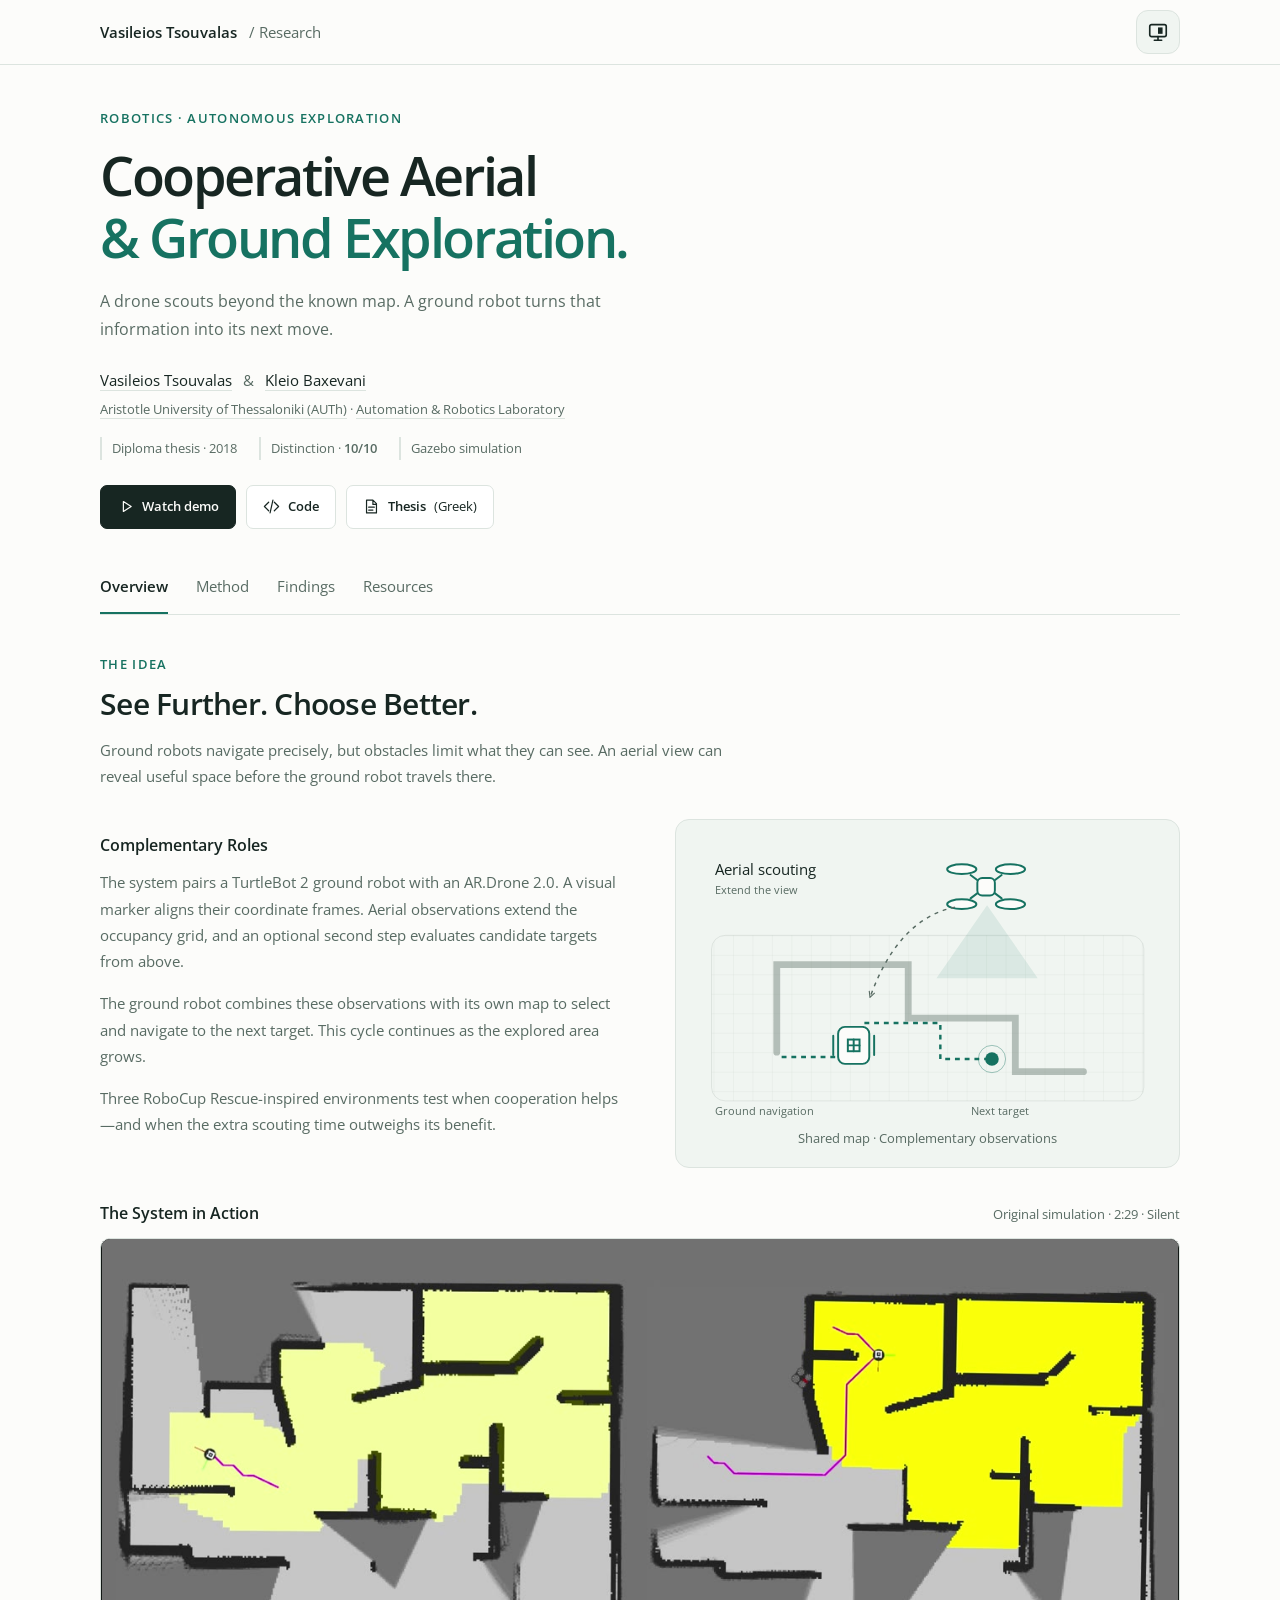
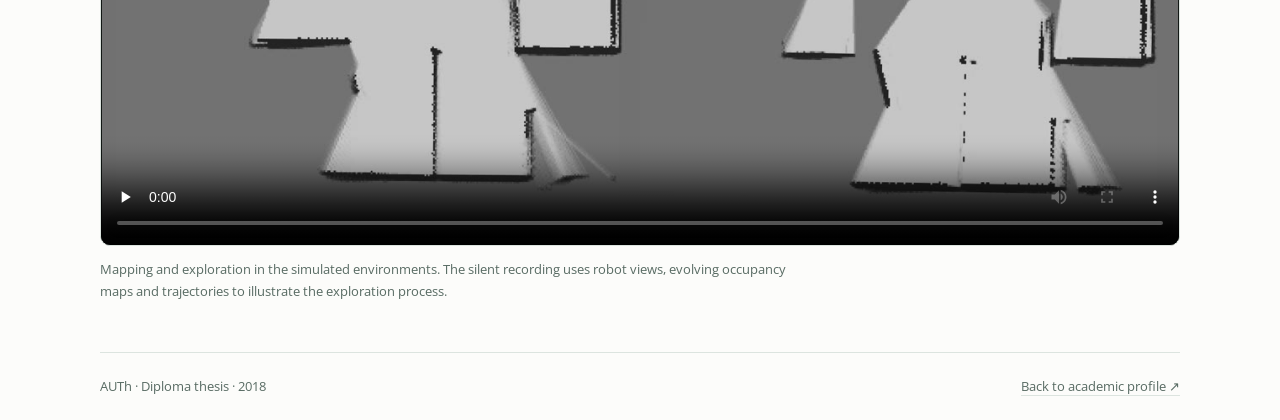
<file: projects/uav-ugv/index.html>
<!doctype html>
<html lang="en">
<head>
<meta charset="utf-8"><meta name="viewport" content="width=device-width, initial-scale=1">
<meta name="color-scheme" content="light dark">
<title>Cooperative Aerial &amp; Ground Exploration · AUTh</title>
<meta name="description" content="A drone scouts beyond the map. A ground robot chooses where to go. Explore the methods, simulation demo and findings of this joint robotics diploma thesis at AUTh.">
<meta property="og:title" content="Cooperative Aerial &amp; Ground Exploration">
<meta property="og:description" content="Joint robotics diploma thesis · AUTh · 2018. Methods, simulation demo, source code and thesis.">
<meta property="og:type" content="website">
<script src="../../js/theme.js?v=7"></script>
<link rel="stylesheet" href="assets/project.css?v=2"><script src="assets/project.js?v=2" defer></script>
<link rel="icon" type="image/svg+xml" href="assets/robotics.svg">
<link rel="stylesheet" href="../../theme.css?v=7"></head>
<body>
<a class="skip" href="#content">Skip to content</a>
<header class="site-header"><div class="shell header-inner"><a class="home" href="https://vtsouval.github.io/">Vasileios Tsouvalas <span>/ Research</span></a><div class="theme-picker"><button id="theme-toggle" class="icon-button" type="button" aria-label="Color theme: System. Switch to Light." hidden><svg class="icon" data-theme-icon="auto" viewBox="0 0 24 24" aria-hidden="true" focusable="false"><rect x="3" y="4" width="18" height="13" rx="2"/><path d="M8 21h8m-4-4v4"/><path d="M12 7v7h5V7Z" fill="currentColor" stroke="none"/></svg><svg class="icon" data-theme-icon="light" viewBox="0 0 24 24" aria-hidden="true" focusable="false" hidden><circle cx="12" cy="12" r="4"/><path d="M12 2v2m0 16v2M2 12h2m16 0h2M4.93 4.93l1.42 1.42m11.3 11.3 1.42 1.42M4.93 19.07l1.42-1.42m11.3-11.3 1.42-1.42"/></svg><svg class="icon" data-theme-icon="dark" viewBox="0 0 24 24" aria-hidden="true" focusable="false" hidden><path d="M20.2 14.1A8.6 8.6 0 0 1 9.9 3.8 8.6 8.6 0 1 0 20.2 14.1Z"/></svg></button></div></div></header>
<main class="shell" id="content">
<section class="hero" aria-labelledby="title">
 <div class="eyebrow">Robotics · Autonomous Exploration</div>
 <h1 id="title">Cooperative Aerial<br><span>&amp; Ground Exploration.</span></h1>
  <p class="lead">A drone scouts beyond the known map. A ground robot turns that information into its next move.</p>
 <p class="authors"><a href="https://vtsouval.github.io/">Vasileios Tsouvalas</a> <span>&amp;</span> <a href="https://www.linkedin.com/in/kleio-baxevani-592319146">Kleio Baxevani</a></p>
 <p class="affiliation"><a href="https://www.auth.gr/en/">Aristotle University of Thessaloniki (AUTh)</a> · <a href="https://arl.ee.auth.gr/">Automation &amp; Robotics Laboratory</a></p>
 <div class="meta"><span>Diploma thesis · 2018</span><span>Distinction · <strong>10/10</strong></span><span>Gazebo simulation</span></div>
 <div class="resources"><a class="primary" href="#demo"><svg viewBox="0 0 24 24" aria-hidden="true"><path d="m9 5 11 7-11 7Z"/></svg>Watch demo</a><a href="https://github.com/vtsouval/UAV_UGV_Autonomous_Exploration"><svg viewBox="0 0 24 24" aria-hidden="true"><path d="m8 6-6 6 6 6m8-12 6 6-6 6m-2-15-4 18"/></svg>Code</a><a href="https://github.com/vtsouval/UAV_UGV_Autonomous_Exploration/blob/master/Thesis_Report.pdf"><svg viewBox="0 0 24 24" aria-hidden="true"><path d="M14 3H5v18h14V8Zm0 0v6h5M8 13h8m-8 4h6"/></svg>Thesis <span>(Greek)</span></a></div>
</section>
<nav class="section-nav" aria-label="Project sections"><a id="tab-overview" href="#overview">Overview</a><a id="tab-method" href="#method">Method</a><a id="tab-findings" href="#findings">Findings</a><a id="tab-resources" href="#resources">Resources</a></nav>
<div class="panels">
<section class="panel" id="overview" aria-labelledby="tab-overview">
 <div class="section-intro"><p class="eyebrow">The Idea</p><h2>See Further. Choose Better.</h2><p>Ground robots navigate precisely, but obstacles limit what they can see. An aerial view can reveal useful space before the ground robot travels there.</p></div>
 <div class="overview-grid"><div class="prose"><h3>Complementary Roles</h3><p>The system pairs a TurtleBot 2 ground robot with an AR.Drone 2.0. A visual marker aligns their coordinate frames. Aerial observations extend the occupancy grid, and an optional second step evaluates candidate targets from above.</p><p>The ground robot combines these observations with its own map to select and navigate to the next target. This cycle continues as the explored area grows.</p><p>Three RoboCup Rescue-inspired environments test when cooperation helps—and when the extra scouting time outweighs its benefit.</p></div>
 <div class="concept" role="img" aria-label="The aerial robot scouts map boundaries and evaluates targets; the ground robot maps and navigates. Both contribute to a shared occupancy grid.">
 <svg viewBox="0 0 480 290" aria-hidden="true" class="overview-diagram"><defs><pattern id="grid" width="20" height="20" patternUnits="userSpaceOnUse"><path d="M20 0H0v20" fill="none" stroke="currentColor" stroke-opacity=".1"/></pattern><marker id="arrow" viewBox="0 0 10 10" refX="8" refY="5" markerWidth="5" markerHeight="5" orient="auto-start-reverse"><path d="m1 1 8 4-8 4" fill="none" stroke="currentColor" stroke-width="1.5"/></marker></defs>
 <rect x="18" y="100" width="444" height="170" rx="14" fill="url(#grid)" stroke="currentColor" stroke-opacity=".12"/>
 <path d="M85 220V130H220V185H330V240H400" class="wall"/>
 <path d="M90 225h83v-35h80v37h53" class="route"/>
 <path d="m301 69-52 75h104Z" class="vision"/>
 <g transform="translate(300 50)" class="drone"><path d="m-16-12 32 24m0-24-32 24"/><rect x="-9" y="-9" width="18" height="18" rx="5"/><ellipse cx="-25" cy="-18" rx="15" ry="5"/><ellipse cx="25" cy="-18" rx="15" ry="5"/><ellipse cx="-25" cy="18" rx="15" ry="5"/><ellipse cx="25" cy="18" rx="15" ry="5"/></g>
 <g transform="translate(164 213)" class="rover"><rect x="-16" y="-19" width="32" height="38" rx="7"/><path d="M-21-10v20m42-20v20"/><rect x="-6" y="-6" width="12" height="12"/><path d="M0-6v12m-6-6h12"/></g>
 <circle cx="306" cy="227" r="7" class="target"/><circle cx="306" cy="227" r="14" class="target-ring"/>
 <path d="M268 71C225 80 198 116 181 163" class="exchange" marker-end="url(#arrow)"/>
 <text x="22" y="38">Aerial scouting</text><text x="22" y="58" class="muted-svg">Extend the view</text><text x="285" y="284" class="muted-svg">Next target</text><text x="22" y="284" class="muted-svg">Ground navigation</text>
 </svg><p>Shared map · Complementary observations</p></div></div>
 <figure class="demo" id="demo"><div class="figure-heading"><h3>The System in Action</h3><span>Original simulation · 2:29 · Silent</span></div><video controls playsinline preload="none" poster="assets/demo-poster.jpg" aria-label="Simulation demo comparing ground-only and cooperative robot exploration"><source src="assets/demo.mp4" type="video/mp4">Your browser cannot play this video. <a href="assets/demo.mp4">Download the demo</a>.</video><figcaption>Mapping and exploration in the simulated environments. The silent recording uses robot views, evolving occupancy maps and trajectories to illustrate the exploration process.</figcaption></figure>
</section>
<section class="panel" id="method" aria-labelledby="tab-method">
 <div class="section-intro"><p class="eyebrow">The Exploration Loop</p><h2>From an Aerial Observation to a Ground-Level Decision.</h2></div>
 <ol class="steps"><li><span class="step-number">01</span><h3>Align</h3><p>The drone detects the visual marker on the ground robot to align the aerial and ground coordinate frames.</p></li><li><span class="step-number">02</span><h3>Scout</h3><p>The drone visits the boundaries of the known map. Camera observations extend the occupancy grid beyond the ground robot’s current view.</p></li><li><span class="step-number">03</span><h3>Evaluate</h3><p>The extended map produces candidate targets. In the richer strategy, the drone also inspects those targets and contributes an aerial score.</p></li><li><span class="step-number">04</span><h3>Navigate</h3><p>The ground robot selects a target, plans a path and moves. New observations update the map, and the loop repeats.</p></li></ol>
 <h3 class="subheading">Three Configurations</h3><div class="strategy-grid"><article><span class="strategy-label">I · Baseline</span><h3>Ground Only</h3><p>The ground robot builds the map and selects targets using its own observations.</p></article><article><span class="strategy-label">II · Cooperation</span><h3>+ Aerial Scouting</h3><p>The drone explores map boundaries to expand the information available for planning.</p></article><article><span class="strategy-label">III · Cooperation</span><h3>+ Target Evaluation</h3><p>Aerial assessments of candidate targets supplement the expanded map.</p></article></div>
 <p class="source-note">Method: thesis chapters 3–4. Hardware was represented in Gazebo; RViz visualized maps and robot state. This page describes the simulated study.</p>
</section>
<section class="panel" id="findings" aria-labelledby="tab-findings">
 <div class="section-intro"><p class="eyebrow">Reported Findings</p><h2>Cooperation Helps When the Extra View Earns Its Cost.</h2><p>Three environments—corridors, dense obstacles and sparse obstacles—were evaluated under exploration, coverage and time-constrained objectives.</p></div>
 <figure class="results"><div class="figure-heading"><h3>Full-Coverage Time</h3><span>Minutes · Lower is better</span></div><div class="legend"><span><i class="baseline"></i>Ground Only</span><span><i class="cooperative"></i>+ Aerial Scouting</span></div><div class="bar-chart" aria-hidden="true">
 <div class="bar-group"><strong>Corridors</strong><div class="bar baseline" style="--value:31"><span>31</span></div><div class="bar cooperative" style="--value:17"><span>17</span></div></div>
 <div class="bar-group"><strong>Dense obstacles</strong><div class="bar baseline" style="--value:26"><span>26</span></div><div class="bar cooperative" style="--value:20"><span>20</span></div></div>
 <div class="bar-group"><strong>Sparse obstacles</strong><div class="bar baseline" style="--value:27"><span>27</span></div><div class="bar cooperative" style="--value:20"><span>20</span></div></div></div>
 <table><caption>Reported completion times for the full-coverage objective (minutes)</caption><thead><tr><th scope="col">Environment</th><th scope="col">Ground Only</th><th scope="col">+ Aerial Scouting</th></tr></thead><tbody><tr><th scope="row">Corridors</th><td>31</td><td>17</td></tr><tr><th scope="row">Dense obstacles</th><td>26</td><td>20</td></tr><tr><th scope="row">Sparse obstacles</th><td>27</td><td>20</td></tr></tbody></table>
 <figcaption>Transcribed from <a href="https://github.com/vtsouval/UAV_UGV_Autonomous_Exploration/blob/master/Thesis_Report.pdf">Table 3, thesis p. 67</a> (PDF page 85). Values retain the table’s original rounding. Reported simulation results; uncertainty estimates are not provided.</figcaption></figure>
 <div class="findings-grid"><article><h3>Broader View, Faster Coverage</h3><p>Aerial boundary scouting reduced reported full-coverage time in all three environments. At the 95% exploration threshold, the benefit appeared in the corridor and dense-obstacle environments; the sparse case was unchanged in Table 3.</p></article><article><h3>Better Choices Have a Cost</h3><p>The additional target-evaluation strategy visited fewer targets, but its aerial inspection overhead often increased completion time. Fewer targets alone do not establish a faster exploration policy.</p></article></div>
 <p class="source-note">Evidence: thesis §5.4, Tables 3–4 and comparison plots in Appendix A. Performance depends on the environment and stopping objective. The experiments were conducted in simulation.</p>
</section>
<section class="panel" id="resources" aria-labelledby="tab-resources">
 <div class="section-intro"><p class="eyebrow">Explore the Work</p><h2>Code, Thesis and Research Context.</h2></div>
 <div class="resource-grid"><a class="resource-card" href="https://github.com/vtsouval/UAV_UGV_Autonomous_Exploration"><span>01 · Repository</span><h3>Source code ↗</h3><p>ROS controllers, simulation worlds and experiment configurations.</p></a><a class="resource-card" href="https://github.com/vtsouval/UAV_UGV_Autonomous_Exploration/blob/master/Thesis_Report.pdf"><span>02 · Full report</span><h3>Thesis (Greek) ↗</h3><p>102 pages, including an English abstract on PDF pages 6–7.</p></a><a class="resource-card" href="reproduction.html"><span>03 · Reproduction</span><h3>Environment &amp; setup ↗</h3><p>Historical dependencies, launch commands and current validation limits.</p></a></div>
 <div class="credits"><h3>Academic Context</h3><dl><div><dt>Authors</dt><dd><a href="https://vtsouval.github.io/">Vasileios Tsouvalas</a> and <a href="https://www.linkedin.com/in/kleio-baxevani-592319146">Kleio Baxevani</a></dd></div><div><dt>Supervisors</dt><dd><a href="https://etsardou.github.io/">Emmanouil Tsardoulias</a> and <a href="https://qa.auth.gr/en/cv/loukas">Loukas Petrou</a></dd></div><div><dt>Institution</dt><dd><a href="https://www.auth.gr/en/">AUTh</a> · <a href="https://arl.ee.auth.gr/">Automation &amp; Robotics Laboratory</a></dd></div><div><dt>Degree</dt><dd>Diploma (Integrated MSc) in Electrical &amp; Computer Engineering · March 2018</dd></div><div><dt>Recognition</dt><dd>Thesis distinction · 10/10</dd></div></dl></div>
 <details><summary>English Abstract</summary><p>This thesis investigates collaboration between an unmanned aerial vehicle and an unmanned ground vehicle for autonomous exploration of unknown environments. The aerial robot localizes relative to the ground robot using a visual marker, then scouts the boundaries of the known area to extend the shared occupancy grid. A second cooperative strategy also uses aerial observations to evaluate candidate exploration targets. The ground robot selects a target, plans a path and navigates while the two agents update the map.</p><p>The system is evaluated in Gazebo across three RoboCup Rescue-inspired environments, comparing ground-only exploration with the two cooperative strategies under different exploration and coverage objectives. Aerial boundary scouting improves coverage completion in the reported experiments, while additional target evaluation reduces the number of visited targets at the cost of extra overhead. The findings illustrate how the value of cooperation depends on environmental structure and the exploration objective.</p><p class="source-note">Edited English summary based on the original abstract and results; not a verbatim translation.</p></details>
</section>
</div></main>
<footer class="shell"><span>AUTh · Diploma thesis · 2018</span><a href="https://vtsouval.github.io/">Back to academic profile ↗</a></footer>
</body></html>
</file>
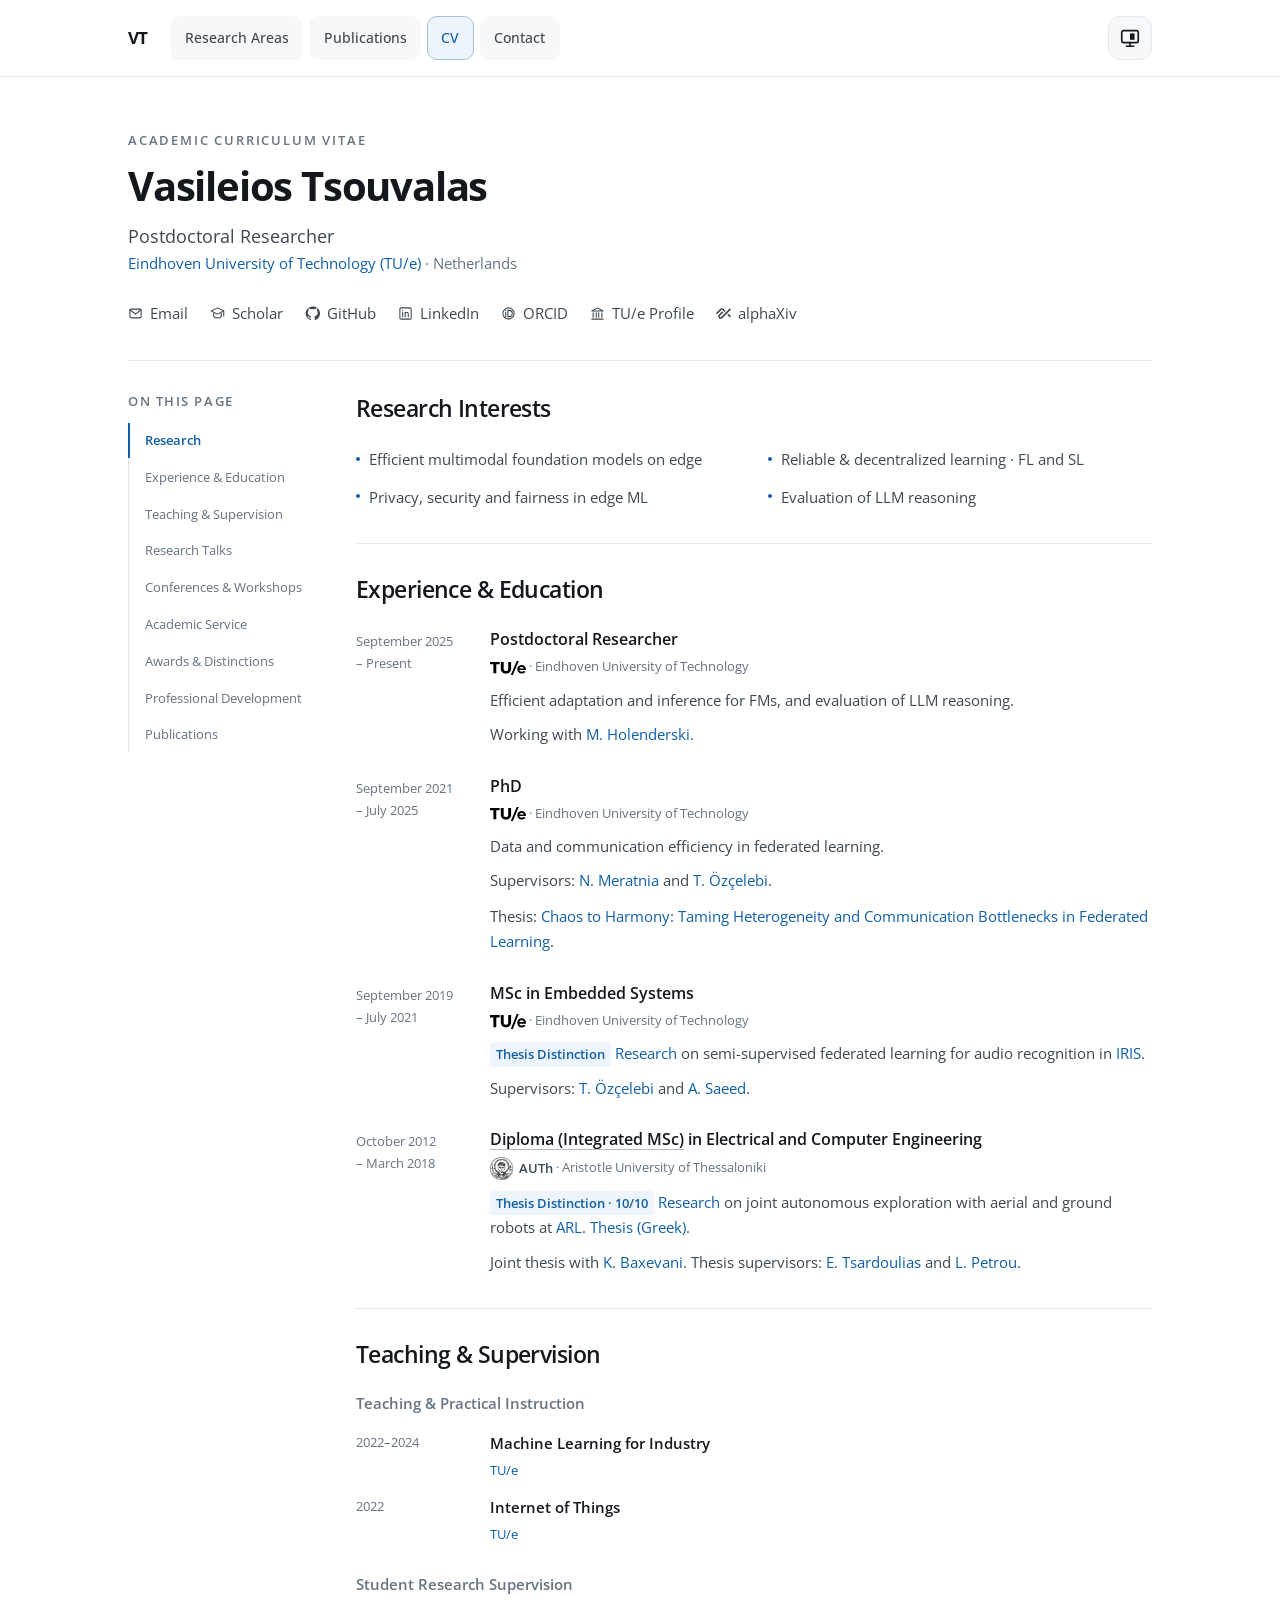
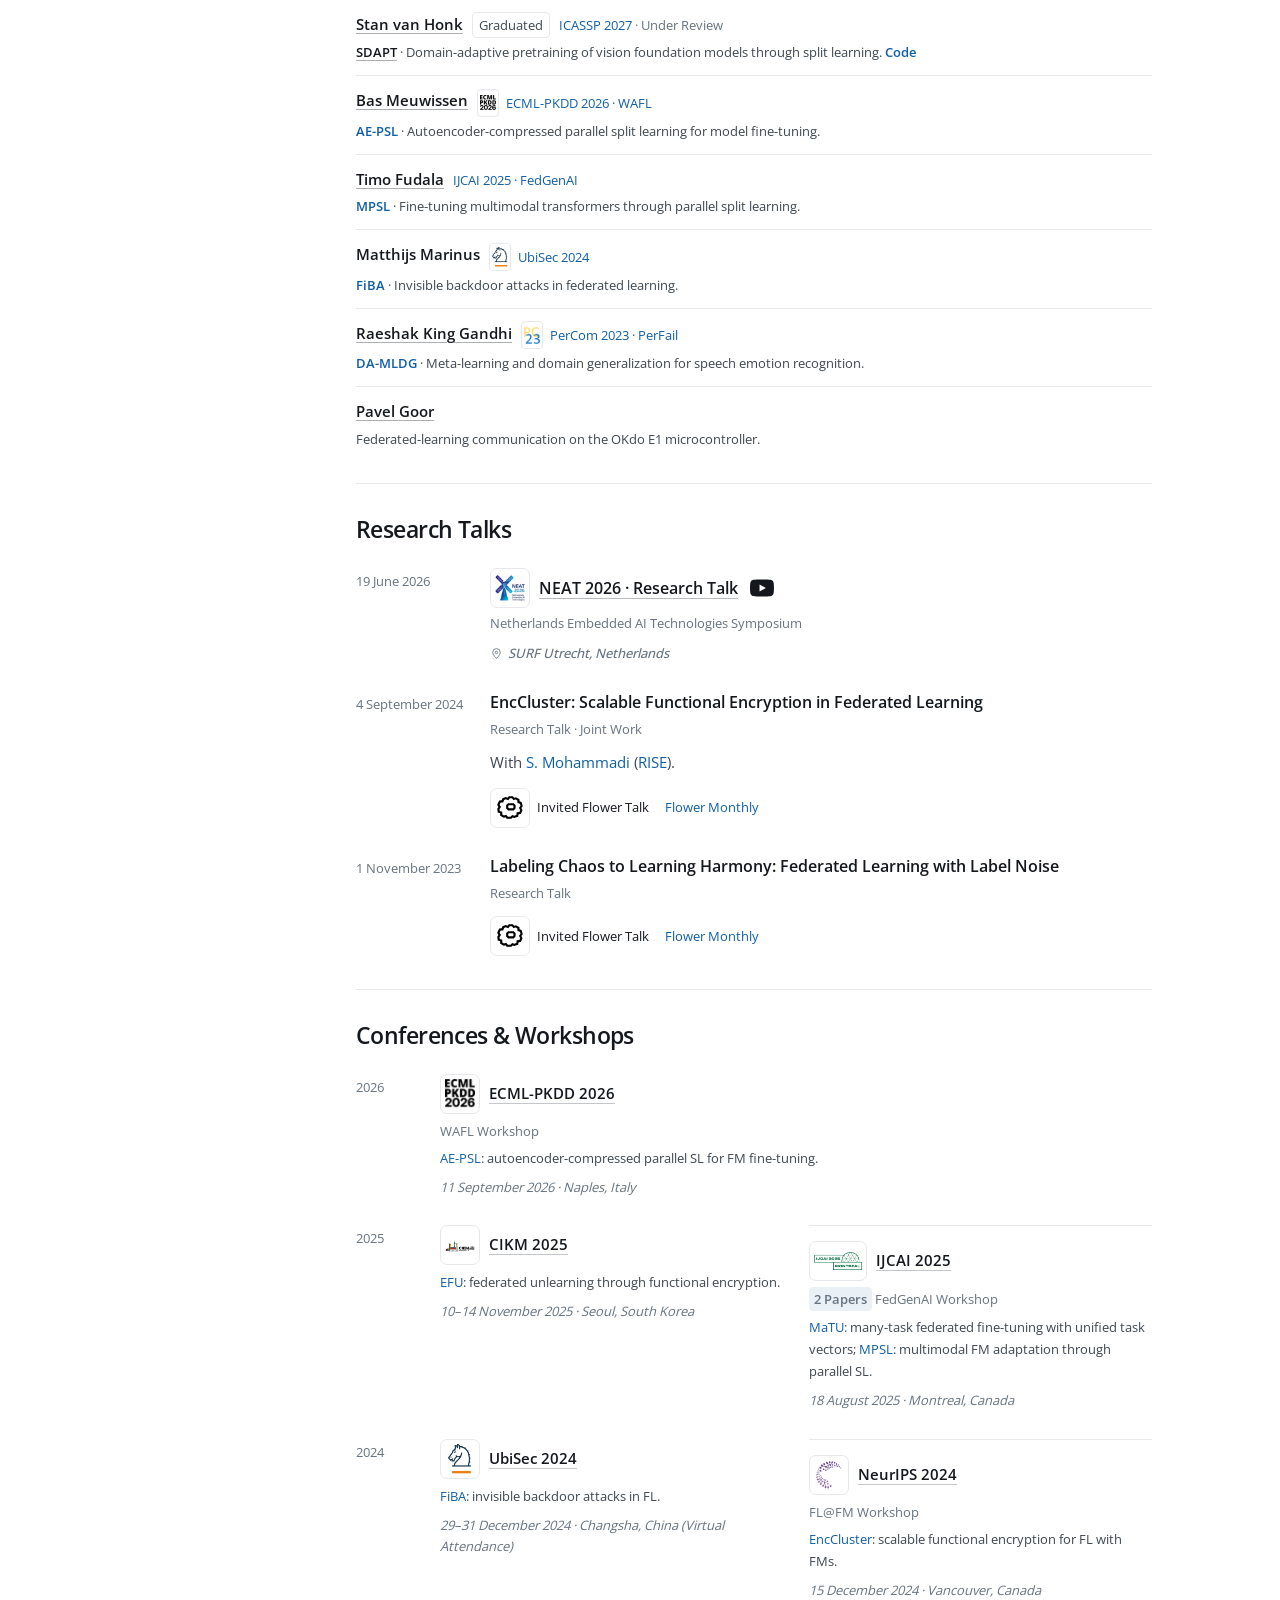
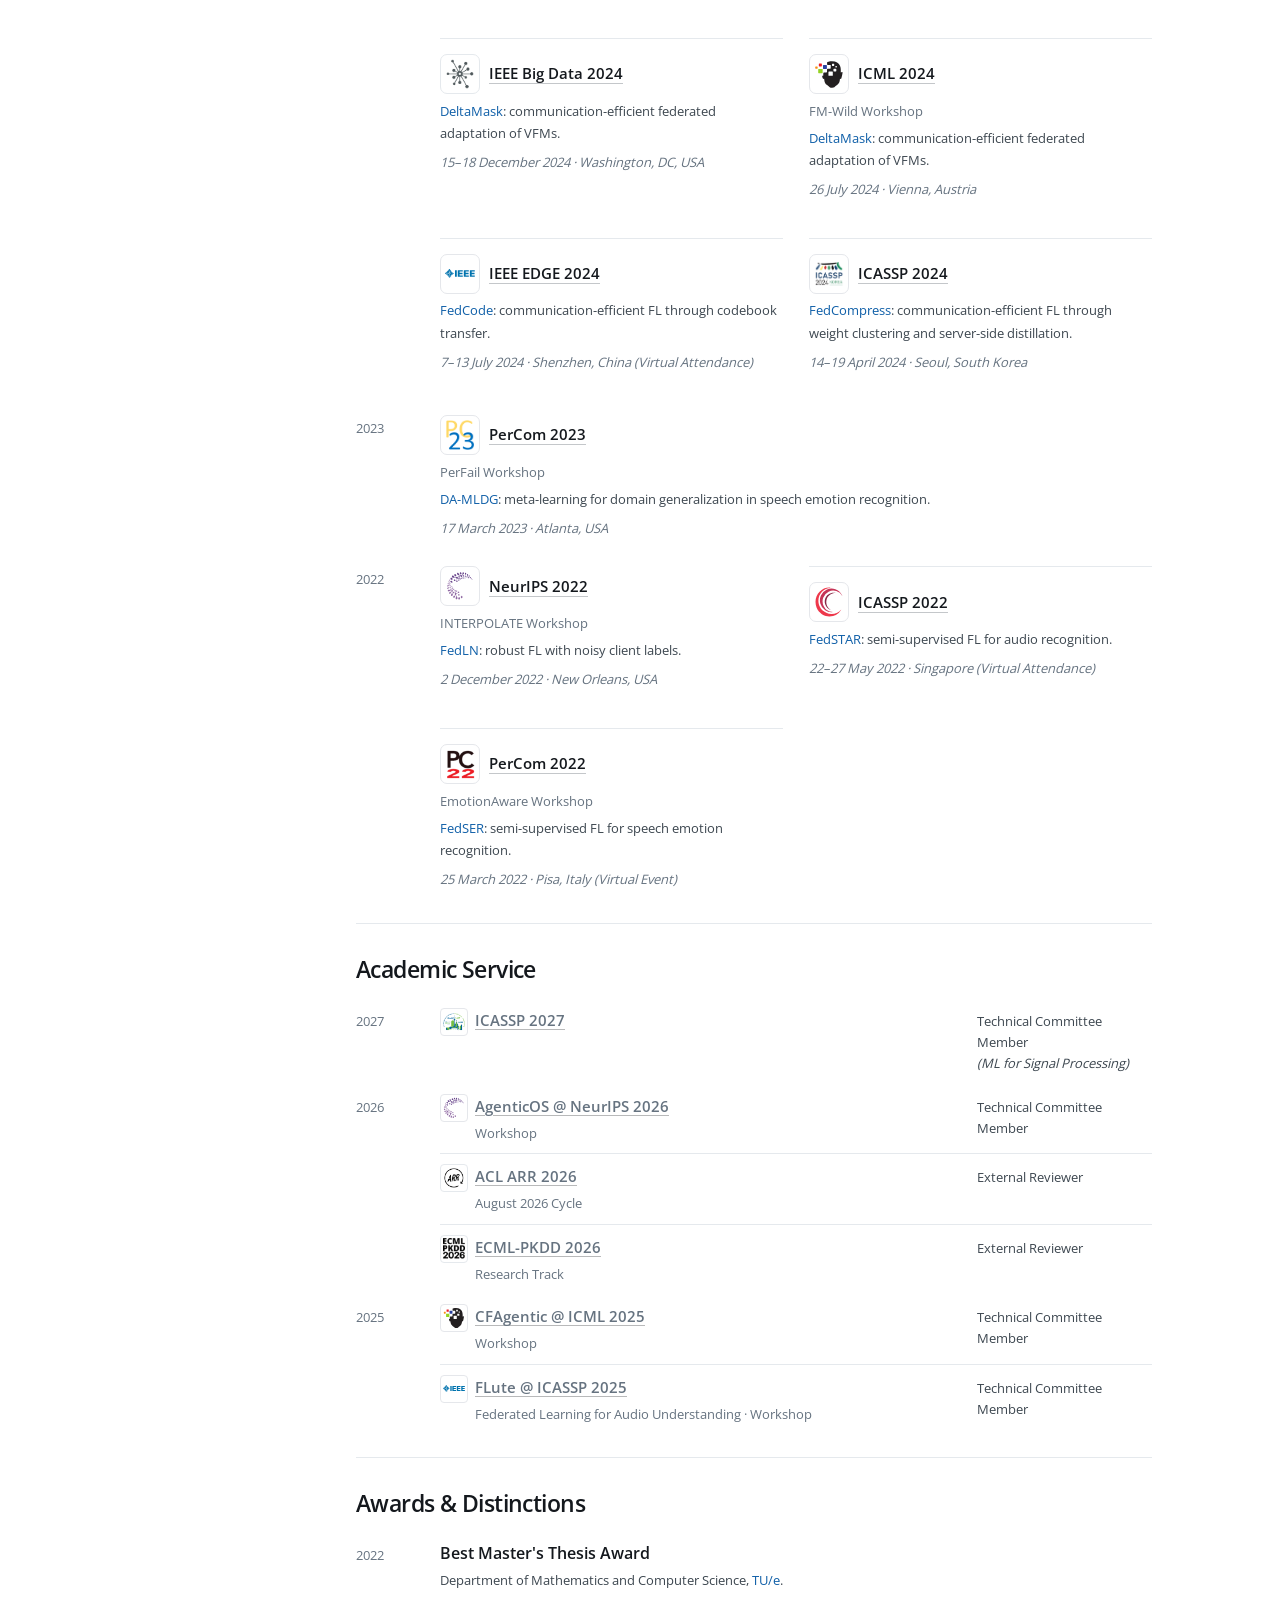
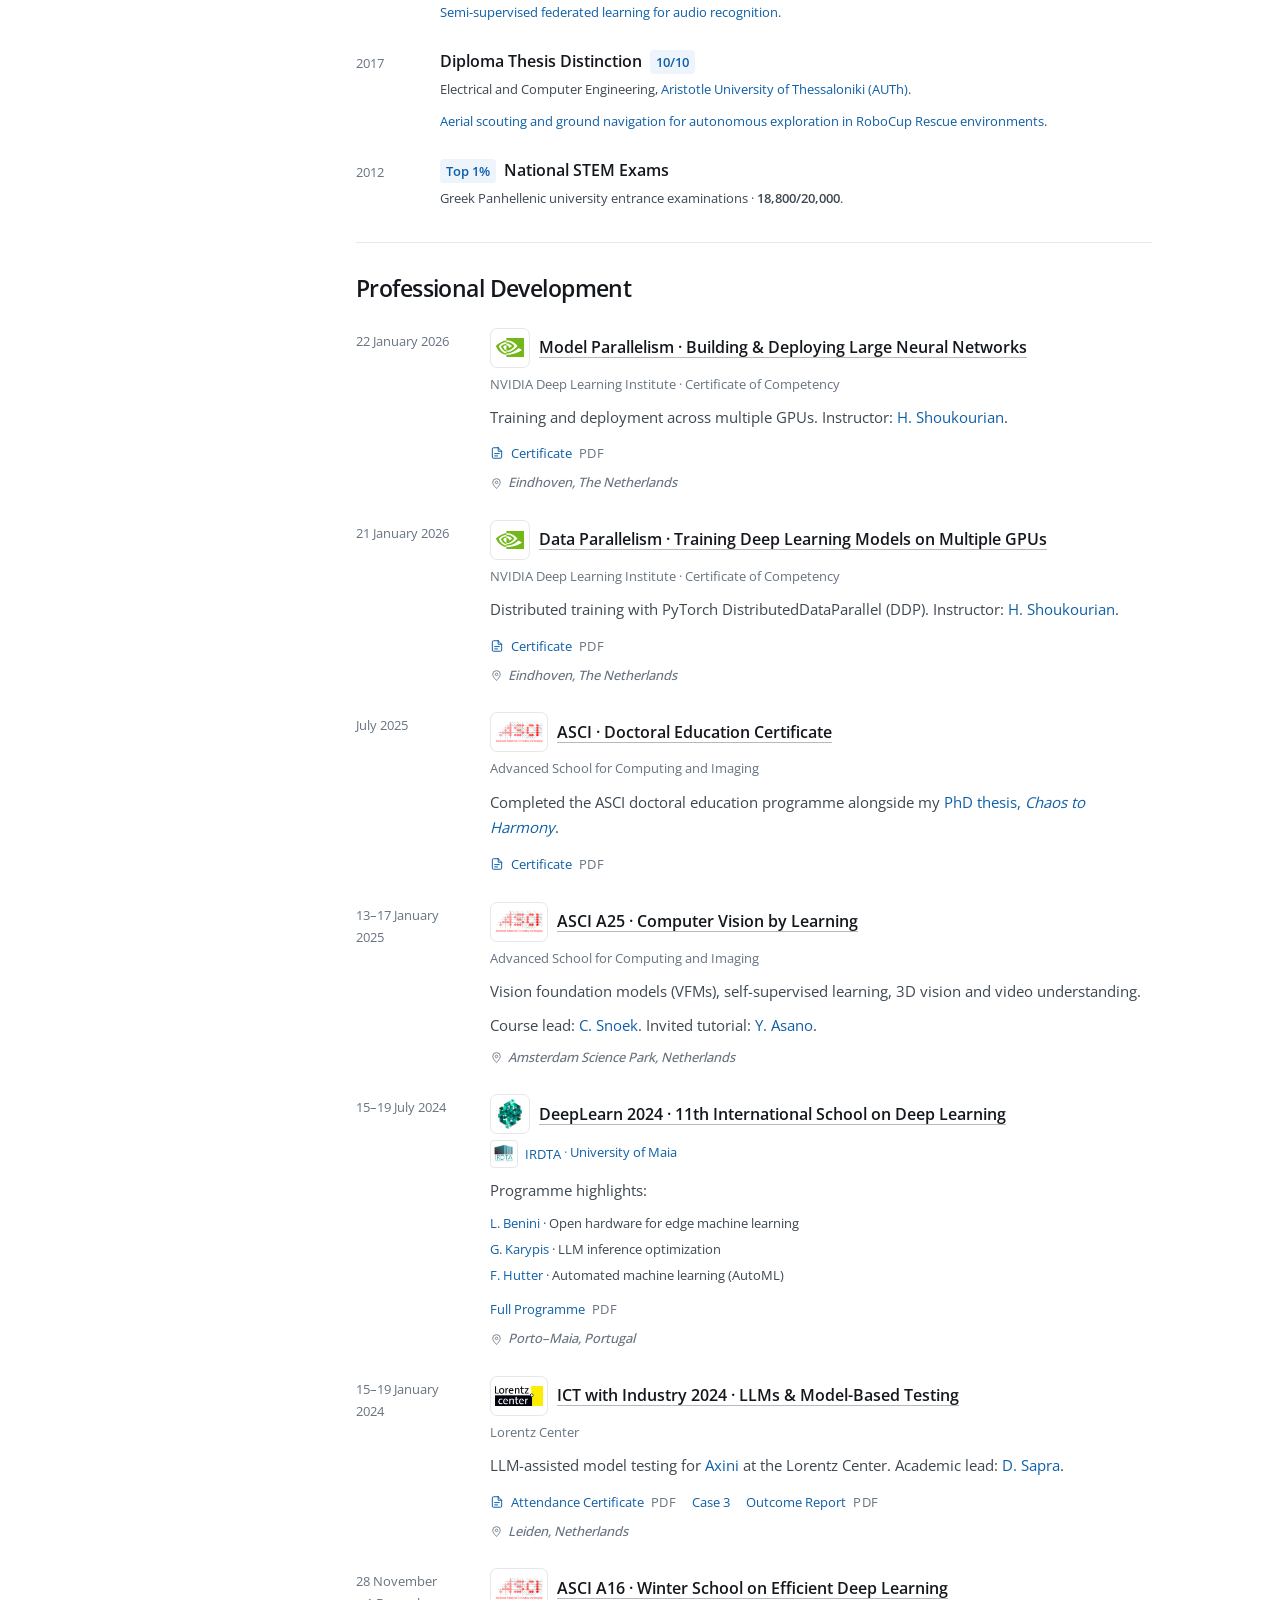
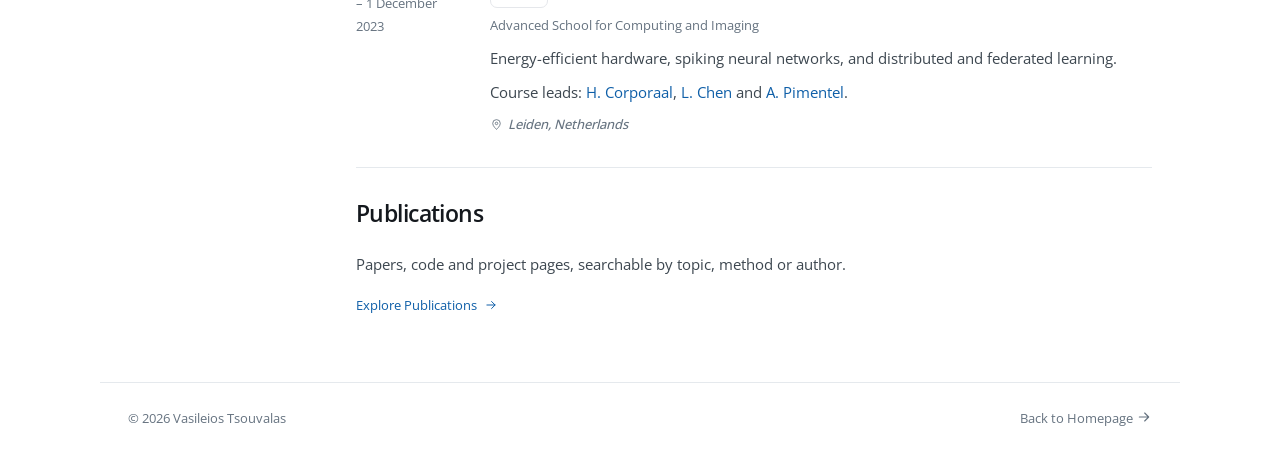
<file: cv.html>
<!doctype html>
<html lang="en">
<head>
  <meta charset="utf-8">
  <meta name="viewport" content="width=device-width, initial-scale=1">
  <title>Academic CV — Vasileios Tsouvalas</title>
  <meta name="description" content="Academic background, research, teaching, supervision and service of Vasileios Tsouvalas, postdoctoral researcher at TU Eindhoven.">
  <link rel="canonical" href="https://vtsouval.github.io/cv.html">
  <link rel="icon" href="assets/misc/favicon.svg" type="image/svg+xml">
  <link rel="stylesheet" href="style.css?v=18">
  <link rel="stylesheet" href="cv.css?v=9">
  <link rel="stylesheet" href="academic.css?v=14">
  <link rel="stylesheet" href="theme.css?v=7">
  <link rel="stylesheet" href="contact.css?v=4">
  <script src="js/theme.js?v=7"></script>
  <script src="js/layout.js?v=6" defer></script>
  <script src="js/contact.js?v=2" defer></script>
  <script src="js/cv.js?v=6" defer></script>
</head>
<body>
<a class="skip-link" href="#main">Skip to content</a>
<header class="site-header"><div class="shell nav-wrap">
  <a class="wordmark" href="index.html" aria-label="Vasileios Tsouvalas, home">VT</a>
  <nav aria-label="Main navigation"><a href="index.html#research">Research Areas</a><a href="index.html#publications">Publications</a><a href="cv.html" aria-current="page">CV</a><a href="mailto:v.tsouvalas@tue.nl" data-contact-open>Contact</a></nav>
  <div class="theme-picker"><button id="theme-toggle" class="icon-button" type="button" aria-label="Color theme: System. Switch to Light." hidden><svg class="icon" data-theme-icon="auto" viewBox="0 0 24 24" aria-hidden="true" focusable="false"><rect x="3" y="4" width="18" height="13" rx="2"/><path d="M8 21h8m-4-4v4"/><path d="M12 7v7h5V7Z" fill="currentColor" stroke="none"/></svg><svg class="icon" data-theme-icon="light" viewBox="0 0 24 24" aria-hidden="true" focusable="false" hidden><circle cx="12" cy="12" r="4"/><path d="M12 2v2m0 16v2M2 12h2m16 0h2M4.93 4.93l1.42 1.42m11.3 11.3 1.42 1.42M4.93 19.07l1.42-1.42m11.3-11.3 1.42-1.42"/></svg><svg class="icon" data-theme-icon="dark" viewBox="0 0 24 24" aria-hidden="true" focusable="false" hidden><path d="M20.2 14.1A8.6 8.6 0 0 1 9.9 3.8 8.6 8.6 0 1 0 20.2 14.1Z"/></svg></button></div>
</div></header>
<main id="main" tabindex="-1" class="shell cv-document">
  <header class="cv-profile">
    <p class="eyebrow">Academic Curriculum Vitae</p>
    <h1>Vasileios Tsouvalas</h1>
    <p class="cv-position">Postdoctoral Researcher<span><a href="https://www.tue.nl/en/">Eindhoven University of Technology (TU/e)</a> · Netherlands</span></p>
    <div class="social-links cv-profiles" aria-label="Contact and professional profiles">
      <a href="mailto:v.tsouvalas@tue.nl"><svg class="icon" aria-hidden="true" data-icon="mail" viewBox="0 0 24 24" focusable="false" fill="none" stroke="currentColor" stroke-width="1.65" stroke-linecap="round" stroke-linejoin="round"><rect x="3" y="5" width="18" height="14" rx="2" /><path d="m3 6 9 7 9-7" /></svg><span>Email</span></a>
      <a href="https://scholar.google.com/citations?user=FgPQz3QAAAAJ&amp;hl=en"><svg class="icon" aria-hidden="true" data-icon="scholar" viewBox="0 0 24 24" focusable="false" fill="none" stroke="currentColor" stroke-width="1.65" stroke-linecap="round" stroke-linejoin="round"><path d="m2 8 10-5 10 5-10 5L2 8Zm4 2v7c3 3 9 3 12 0v-7M22 8v8" /></svg><span>Scholar</span></a>
      <a href="https://github.com/vtsouval"><svg class="icon" aria-hidden="true" data-icon="github" viewBox="0 0 24 24" focusable="false" fill="none" stroke="currentColor" stroke-width="1.65" stroke-linecap="round" stroke-linejoin="round"><path fill="currentColor" stroke="none" d="M12 .9a11.1 11.1 0 0 0-3.5 21.6c.6.1.8-.2.8-.5v-2.1c-3.4.7-4.1-1.4-4.1-1.4-.5-1.3-1.3-1.7-1.3-1.7-1.1-.8.1-.8.1-.8 1.2.1 1.8 1.2 1.8 1.2 1.1 1.8 2.8 1.3 3.5 1 .1-.8.4-1.3.8-1.6-2.7-.3-5.5-1.4-5.5-6.2 0-1.4.5-2.5 1.2-3.3-.1-.3-.5-1.6.1-3.3 0 0 1-.3 3.4 1.3a11.5 11.5 0 0 1 6.2 0C18 3.5 19 3.8 19 3.8c.6 1.7.2 3 .1 3.3.8.8 1.2 1.9 1.2 3.3 0 4.8-2.9 5.9-5.6 6.2.5.4.9 1.1.9 2.2V22c0 .3.2.6.8.5A11.1 11.1 0 0 0 12 .9Z" /></svg><span>GitHub</span></a>
      <a href="https://www.linkedin.com/in/vtsouval/"><svg class="icon" aria-hidden="true" data-icon="linkedin" viewBox="0 0 24 24" focusable="false" fill="none" stroke="currentColor" stroke-width="1.65" stroke-linecap="round" stroke-linejoin="round"><rect x="3" y="3" width="18" height="18" rx="2" /><path d="M7.5 10v7M7.5 7v.1M11.5 17v-7m0 3c0-4 5-4 5 0v4" /></svg><span>LinkedIn</span></a>
      <a href="https://orcid.org/0000-0001-9143-1188"><svg class="icon" aria-hidden="true" data-icon="orcid" viewBox="0 0 24 24" focusable="false" fill="none" stroke="currentColor" stroke-width="1.65" stroke-linecap="round" stroke-linejoin="round"><circle cx="12" cy="12" r="9" /><path d="M7.5 10v7M7.5 7v.1M11 7h2a5 5 0 0 1 0 10h-2V7Z" /></svg><span>ORCID</span></a>
      <a href="https://www.tue.nl/en/research/researchers/vasilis-tsouvalas"><svg class="icon" aria-hidden="true" data-icon="building" viewBox="0 0 24 24" focusable="false" fill="none" stroke="currentColor" stroke-width="1.65" stroke-linecap="round" stroke-linejoin="round"><path d="m3 8 9-5 9 5H3Zm2 3v7m5-7v7m4-7v7m5-7v7M3 21h18" /></svg><span>TU/e Profile</span></a>
      <a href="https://www.alphaxiv.org/@vasileios-tsouvalas"><svg class="icon" aria-hidden="true" data-icon="alphaxiv" viewBox="0 0 718.41 504.47" focusable="false" fill="none" stroke="currentColor" stroke-width="1.65" stroke-linecap="round" stroke-linejoin="round"><g fill="currentColor" stroke="none"><polygon fill="currentColor" points="591.15 258.54 718.41 385.73 663.72 440.28 536.57 313.62 591.15 258.54" /><path fill="currentColor" d="M273.86.3c34.56-2.41,67.66,9.73,92.51,33.54l94.64,94.63-55.11,54.55-96.76-96.55c-16.02-12.7-37.67-12.1-53.19,1.11L54.62,288.82,0,234.23,204.76,29.57C223.12,13.31,249.27,2.02,273.86.3Z" /><path fill="currentColor" d="M663.79,1.29l54.62,54.58-418.11,417.9c-114.43,95.94-263.57-53.49-167.05-167.52l160.46-160.33,54.62,54.58-157.88,157.77c-33.17,40.32,18.93,91.41,58.66,57.48L663.79,1.29Z" /></g></svg><span>alphaXiv</span></a>
    </div>
  </header>
  <div class="cv-layout">
    <aside class="cv-index" aria-labelledby="cv-index-title">
      <h2 id="cv-index-title">On This Page</h2>
      <nav aria-label="CV sections">
        <a href="#research">Research</a>
        <a href="#experience">Experience &amp; Education</a>
        <a href="#teaching">Teaching &amp; Supervision</a>
        <a href="#talks">Research Talks</a>
        <a href="#conferences">Conferences &amp; Workshops</a>
        <a href="#service">Academic Service</a>
        <a href="#awards">Awards &amp; Distinctions</a>
        <a href="#development">Professional Development</a>
        <a href="#publications">Publications</a>
      </nav>
    </aside>
    <div class="cv-content">
      <section id="research" class="cv-section" aria-labelledby="research-title">
        <h2 id="research-title">Research Interests</h2>
        <ul class="cv-interests">
          <li><a href="index.html?topic=foundation#publications">Efficient multimodal foundation models on edge</a></li>
          <li><a href="index.html?topic=decentralized#publications">Reliable &amp; decentralized learning</a> · <abbr title="federated learning">FL</abbr> and <abbr title="split learning">SL</abbr></li>
          <li><a href="index.html?topic=privacy#publications">Privacy, security and fairness in edge ML</a></li>
          <li>Evaluation of <abbr title="large language model">LLM</abbr> reasoning</li>
        </ul>
      </section>

      <section id="experience" class="cv-section" aria-labelledby="experience-title">
        <h2 id="experience-title">Experience &amp; Education</h2>
        <div class="cv-entries">
          <article class="cv-entry">
            <div class="cv-date"><time datetime="2025-09">September 2025</time><span>– Present</span></div>
            <div><h3>Postdoctoral Researcher</h3><p class="cv-affiliation"><a class="institution-link" href="https://www.tue.nl/en/" title="Eindhoven University of Technology (TU/e)" aria-label="Eindhoven University of Technology (TU/e)"><img class="institution-logo-tue" src="assets/institutions/tue.svg" width="36" height="17" alt="TU/e"></a> · Eindhoven University of Technology</p><p>Efficient adaptation and inference for <abbr title="foundation models">FMs</abbr>, and evaluation of <abbr title="large language model">LLM</abbr> reasoning.</p><p>Working with <a href="https://www.tue.nl/en/research/researchers/mike-holenderski" title="Mike Holenderski" aria-label="Mike Holenderski">M. Holenderski</a>.</p></div>
          </article>
          <article class="cv-entry">
            <div class="cv-date"><time datetime="2021-09">September 2021</time><span>– <time datetime="2025-07">July 2025</time></span></div>
            <div><h3>PhD</h3><p class="cv-affiliation"><a class="institution-link" href="https://www.tue.nl/en/" title="Eindhoven University of Technology (TU/e)" aria-label="Eindhoven University of Technology (TU/e)"><img class="institution-logo-tue" src="assets/institutions/tue.svg" width="36" height="17" alt="TU/e"></a> · Eindhoven University of Technology</p><p>Data and communication efficiency in federated learning.</p><p>Supervisors: <a href="https://www.tue.nl/en/research/researchers/nirvana-meratnia" aria-label="Nirvana Meratnia" title="Nirvana Meratnia">N. Meratnia</a> and <a href="https://www.tue.nl/en/research/researchers/tanir-ozcelebi" aria-label="Tanir Özçelebi" title="Tanir Özçelebi">T. Özçelebi</a>.</p><p class="cv-thesis">Thesis: <a href="https://research.tue.nl/en/publications/chaos-to-harmony-taming-heterogeneity-and-communication-bottlenec/">Chaos to Harmony: Taming Heterogeneity and Communication Bottlenecks in Federated Learning</a>.</p></div>
          </article>
          <article class="cv-entry">
            <div class="cv-date"><time datetime="2019-09">September 2019</time><span>– <time datetime="2021-07">July 2021</time></span></div>
            <div><h3>MSc in Embedded Systems</h3><p class="cv-affiliation"><a class="institution-link" href="https://www.tue.nl/en/" title="Eindhoven University of Technology (TU/e)" aria-label="Eindhoven University of Technology (TU/e)"><img class="institution-logo-tue" src="assets/institutions/tue.svg" width="36" height="17" alt="TU/e"></a> · Eindhoven University of Technology</p><p><span class="cv-honour">Thesis Distinction</span> <a href="https://nousphera.github.io/FedSTAR/">Research</a> on semi-supervised federated learning for audio recognition in <a href="https://iris.win.tue.nl/" title="Interconnected Resource-aware Intelligent Systems">IRIS</a>.</p><p>Supervisors: <a href="https://research.tue.nl/en/persons/tanir-%C3%B6z%C3%A7elebi/" aria-label="Tanir Özçelebi" title="Tanir Özçelebi">T. Özçelebi</a> and <a href="https://research.tue.nl/en/persons/aaqib-saeed/" aria-label="Aaqib Saeed" title="Aaqib Saeed">A. Saeed</a>.</p></div>
          </article>
          <article class="cv-entry">
            <div class="cv-date"><time datetime="2012-10">October 2012</time><span>– <time datetime="2018-03">March 2018</time></span></div>
            <div><h3><a href="https://eng.auth.gr/en/integrated-master-2/">Diploma (Integrated MSc)</a> in Electrical and Computer Engineering</h3><p class="cv-affiliation"><a class="institution-link" href="https://www.auth.gr/en/" title="Aristotle University of Thessaloniki (AUTh)" aria-label="Aristotle University of Thessaloniki (AUTh)"><img class="institution-logo-auth institution-logo-light" src="assets/institutions/auth-black.png" width="23" height="23" alt=""><img class="institution-logo-auth institution-logo-dark" src="assets/institutions/auth-white.png" width="23" height="23" alt=""><span>AUTh</span></a> · Aristotle University of Thessaloniki</p><p><span class="cv-honour">Thesis Distinction · 10/10</span> <a href="projects/uav-ugv/">Research</a> on joint autonomous exploration with aerial and ground robots at <a href="https://arl.ee.auth.gr/" title="Automation and Robotics Laboratory, Aristotle University of Thessaloniki">ARL</a>. <a href="https://github.com/vtsouval/UAV_UGV_Autonomous_Exploration/blob/master/Thesis_Report.pdf">Thesis (Greek)</a>.</p><p>Joint thesis with <a href="https://www.linkedin.com/in/kleio-baxevani-592319146" title="Kleio Baxevani" aria-label="Kleio Baxevani">K. Baxevani</a>. Thesis supervisors: <a href="https://etsardou.github.io/" title="Emmanouil Tsardoulias" aria-label="Emmanouil Tsardoulias">E. Tsardoulias</a> and <a href="https://qa.auth.gr/en/cv/loukas" title="Loukas Petrou" aria-label="Loukas Petrou">L. Petrou</a>.</p></div>
          </article>
        </div>
      </section>

      <section id="teaching" class="cv-section" aria-labelledby="teaching-title">
        <h2 id="teaching-title">Teaching &amp; Supervision</h2>
        <div class="cv-subsection">
          <h3>Teaching &amp; Practical Instruction</h3>
          <ul class="cv-teaching-list">
            <li><span>2022–2024</span><div><strong>Machine Learning for Industry</strong><br><span><a href="https://www.tue.nl/en/">TU/e</a></span></div></li>
            <li><span>2022</span><div><strong>Internet of Things</strong><br><span><a href="https://www.tue.nl/en/">TU/e</a></span></div></li>
          </ul>
        </div>
        <div class="cv-subsection">
          <h3>Student Research Supervision</h3>
          <ul class="cv-supervision-list">
            <li>
              <div class="cv-student-heading"><strong><a href="https://nl.linkedin.com/in/stan-van-honk">Stan van Honk</a></strong><span class="cv-student-status">Graduated</span><span class="cv-student-venue"><a href="https://2027.ieeeicassp.org/">ICASSP 2027</a> · Under Review</span></div>
              <p><strong><a href="https://nousphera.github.io/SDAPT/" title="SDAPT project page">SDAPT</a></strong> · Domain-adaptive pretraining of vision foundation models through split learning. <a href="https://github.com/Nousphera/SDAPT" title="SDAPT code on GitHub">Code</a></p>
            </li>
            <li>
              <div class="cv-student-heading"><strong><a href="https://nl.linkedin.com/in/bas-meuwissen" aria-label="Bas Meuwissen" title="Bas Meuwissen">Bas Meuwissen</a></strong><span class="cv-student-venue"><a class="venue-link brand-inline" data-brand="ecml-pkdd" href="https://wafl2026.di.unito.it/"><span class="brand-mark" aria-hidden="true"><img class="brand-logo" src="assets/events/ecml-pkdd-2026.png" alt="" width="40" height="40" decoding="async"></span><span>ECML-PKDD 2026 · WAFL</span></a></span></div>
              <p><a href="https://arxiv.org/abs/2607.17913" title="AutoEncoder-Compressed Parallel Split Learning for Pre-Trained Model Fine-Tuning">AE-PSL</a> · Autoencoder-compressed parallel split learning for model fine-tuning.</p>
            </li>
            <li>
              <div class="cv-student-heading"><strong><a href="https://nl.linkedin.com/in/timo-fudala" aria-label="Timo Fudala" title="Timo Fudala">Timo Fudala</a></strong><span class="cv-student-venue"><a href="https://federated-learning.org/FedGenAI-ijcai-2025/">IJCAI 2025 · FedGenAI</a></span></div>
              <p><a href="https://arxiv.org/abs/2502.06355" title="Fine-Tuning Multimodal Transformers on Edge: A Parallel Split Learning Approach">MPSL</a> · Fine-tuning multimodal transformers through parallel split learning.</p>
            </li>
            <li>
              <div class="cv-student-heading"><strong>Matthijs Marinus</strong><span class="cv-student-venue"><a class="venue-link brand-inline" data-brand="springer" href="https://doi.org/10.1007/978-981-96-4836-8_13"><span class="brand-mark" aria-hidden="true" title="Springer publisher logo"><img class="brand-logo brand-logo-light" src="assets/events/marks/springer-light.png" alt="" width="40" height="40" decoding="async"><img class="brand-logo brand-logo-dark" src="assets/events/marks/springer-dark.png" alt="" width="40" height="40" decoding="async"></span><span>UbiSec 2024</span></a></span></div>
              <p><a href="https://doi.org/10.1007/978-981-96-4836-8_13" title="On the Effectiveness of Invisible Backdoor Attacks in Federated Learning">FiBA</a> · Invisible backdoor attacks in federated learning.</p>
            </li>
            <li>
              <div class="cv-student-heading"><strong><a href="https://in.linkedin.com/in/raeshak-k-160002168" aria-label="Raeshak King Gandhi" title="Raeshak King Gandhi">Raeshak King Gandhi</a></strong><span class="cv-student-venue"><a class="venue-link brand-inline" data-brand="percom-2023" href="https://percom.org/2023/"><span class="brand-mark" aria-hidden="true"><img class="brand-logo" src="assets/events/percom-2023.png" alt="" width="40" height="40" decoding="async"></span><span>PerCom 2023 · PerFail</span></a></span></div>
              <p><a href="https://ieeexplore.ieee.org/document/10150265/" title="On the Efficacy of Meta-Learning for Domain Generalization in Speech Emotion Recognition">DA-MLDG</a> · Meta-learning and domain generalization for speech emotion recognition.</p>
            </li>
            <li>
              <div class="cv-student-heading"><strong><a href="https://nl.linkedin.com/in/pavel-g-79133717a">Pavel Goor</a></strong></div>
              <p>Federated-learning communication on the OKdo E1 microcontroller.</p>
            </li>
          </ul>
        </div>
      </section>

      <section id="talks" class="cv-section" aria-labelledby="talks-title">
        <h2 id="talks-title">Research Talks</h2>
        <div class="cv-entries">
          <article class="cv-entry">
            <div class="cv-date"><time datetime="2026-06-19">19 June 2026</time></div>
            <div><h3 class="talk-title"><a class="venue-link" data-brand="neat" href="https://www.neat-symposium.org/"><span class="brand-mark" aria-hidden="true"><img class="brand-logo" src="assets/events/neat-2026.avif" alt="" width="40" height="40" decoding="async"></span><span>NEAT 2026 · Research Talk</span></a><a class="recording-link" href="https://www.youtube.com/watch?v=fupw5rxyYMg" aria-label="Watch the NEAT 2026 research talk on YouTube" title="Watch the NEAT 2026 research talk on YouTube"><svg class="youtube-mark" viewBox="0 0 24 24" aria-hidden="true" focusable="false" fill="currentColor"><path d="M23.498 6.186a3.016 3.016 0 0 0-2.122-2.136C19.505 3.545 12 3.545 12 3.545s-7.505 0-9.377.505A3.017 3.017 0 0 0 .502 6.186C0 8.07 0 12 0 12s0 3.93.502 5.814a3.016 3.016 0 0 0 2.122 2.136c1.871.505 9.376.505 9.376.505s7.505 0 9.377-.505a3.015 3.015 0 0 0 2.122-2.136C24 15.93 24 12 24 12s0-3.93-.502-5.814zM9.545 15.568V8.432L15.818 12l-6.273 3.568z"/></svg></a></h3><p class="cv-affiliation">Netherlands Embedded AI Technologies Symposium</p><p class="event-location"><svg class="location-mark" viewBox="0 0 24 24" aria-hidden="true" focusable="false" fill="none" stroke="currentColor" stroke-width="1.6"><path d="M19 10c0 5-7 11-7 11S5 15 5 10a7 7 0 1 1 14 0Z"/><circle cx="12" cy="10" r="2.3"/></svg><span>SURF Utrecht, Netherlands</span></p></div>
          </article>
          <article class="cv-entry">
            <div class="cv-date"><time datetime="2024-09-04">4 September 2024</time></div>
            <div><h3>EncCluster: Scalable Functional Encryption in Federated Learning</h3><p class="cv-affiliation">Research Talk · Joint Work</p><p>With <a href="https://samanemohammadi.github.io/" aria-label="Samaneh Mohammadi" title="Samaneh Mohammadi">S. Mohammadi</a> (<a href="https://www.ri.se/en">RISE</a>).</p><div class="cv-talk-links"><a class="venue-link flower-recording" data-brand="flower" href="https://www.youtube.com/watch?v=noLwP2yyRpY" aria-label="Watch the invited Flower talk on EncCluster on YouTube" title="Watch on YouTube"><span class="brand-mark" aria-hidden="true"><img class="brand-logo" src="assets/events/marks/flower.svg" alt="" width="40" height="40" decoding="async"></span><span>Invited Flower Talk</span></a><a href="https://flower.ai/events/flower-monthly">Flower Monthly</a></div></div>
          </article>
          <article class="cv-entry">
            <div class="cv-date"><time datetime="2023-11-01">1 November 2023</time></div>
            <div><h3>Labeling Chaos to Learning Harmony: Federated Learning with Label Noise</h3><p class="cv-affiliation">Research Talk</p><div class="cv-talk-links"><a class="venue-link flower-recording" data-brand="flower" href="https://www.youtube.com/watch?v=_PrKQT1ZQOg" aria-label="Watch the invited Flower talk on FedLN on YouTube" title="Watch on YouTube"><span class="brand-mark" aria-hidden="true"><img class="brand-logo" src="assets/events/marks/flower.svg" alt="" width="40" height="40" decoding="async"></span><span>Invited Flower Talk</span></a><a href="https://flower.ai/events/flower-monthly">Flower Monthly</a></div></div>
          </article>
        </div>
      </section>

      <section id="conferences" class="cv-section" aria-labelledby="conferences-title">
        <h2 id="conferences-title">Conferences &amp; Workshops</h2>
        <div class="cv-entries">
<div class="cv-entry"><div class="cv-date"><time datetime="2026">2026</time></div><ul class="cv-conference-list"><li><h3 class="venue-title"><a class="venue-link" data-brand="ecml-pkdd" href="https://wafl2026.di.unito.it/"><span class="brand-mark" aria-hidden="true"><img class="brand-logo" src="assets/events/ecml-pkdd-2026.png" alt="" width="40" height="40" decoding="async"></span><span>ECML-PKDD 2026</span></a></h3><p class="cv-event-context"><span class="cv-workshop">WAFL Workshop</span></p><p><a href="https://nousphera.github.io/AE-PSL/" title="AutoEncoder-Compressed Parallel Split Learning for Pre-Trained Model Fine-Tuning">AE-PSL</a>: autoencoder-compressed parallel SL for FM fine-tuning.</p><p class="cv-event-meta">11 September 2026 · Naples, Italy</p></li></ul></div>
<div class="cv-entry"><div class="cv-date"><time datetime="2025">2025</time></div><ul class="cv-conference-list"><li><h3 class="venue-title"><a class="venue-link" data-brand="cikm" href="https://cikm2025.org/attend/venue"><span class="brand-mark" aria-hidden="true"><img class="brand-logo" src="assets/events/cikm-2025.png" alt="" width="40" height="40" decoding="async"></span><span>CIKM 2025</span></a></h3><p><a href="https://nousphera.github.io/EFU/" title="EFU: Enforcing Federated Unlearning via Functional Encryption">EFU</a>: federated unlearning through functional encryption.</p><p class="cv-event-meta">10–14 November 2025 · Seoul, South Korea</p></li><li><h3 class="venue-title"><a class="venue-link" data-brand="ijcai" href="https://federated-learning.org/FedGenAI-ijcai-2025/"><span class="brand-mark" aria-hidden="true"><img class="brand-logo" src="assets/events/ijcai-2025-color.png" alt="" width="40" height="40" decoding="async"></span><span>IJCAI 2025</span></a></h3><p class="cv-event-context"><span class="milestone-count">2 Papers</span> <span class="cv-workshop">FedGenAI Workshop</span></p><p><a href="https://nousphera.github.io/MaTU/" title="Many-Task Federated Fine-Tuning via Unified Task Vectors">MaTU</a>: many-task federated fine-tuning with unified task vectors; <a href="https://nousphera.github.io/MPSL/" title="Fine-Tuning Multimodal Transformers on Edge: A Parallel Split Learning Approach">MPSL</a>: multimodal FM adaptation through parallel SL.</p><p class="cv-event-meta">18 August 2025 · Montreal, Canada</p></li></ul></div>
<div class="cv-entry"><div class="cv-date"><time datetime="2024">2024</time></div><ul class="cv-conference-list"><li><h3 class="venue-title"><a class="venue-link" data-brand="springer" href="https://research.tue.nl/en/publications/on-the-effectiveness-of-invisible-backdoor-attacks-in-federated-l/"><span class="brand-mark" aria-hidden="true" title="Springer publisher logo"><img class="brand-logo brand-logo-light" src="assets/events/marks/springer-light.png" alt="" width="40" height="40" decoding="async"><img class="brand-logo brand-logo-dark" src="assets/events/marks/springer-dark.png" alt="" width="40" height="40" decoding="async"></span><span>UbiSec 2024</span></a></h3><p><a href="https://nousphera.github.io/FiBA/" title="On the Effectiveness of Invisible Backdoor Attacks in Federated Learning">FiBA</a>: invisible backdoor attacks in FL.</p><p class="cv-event-meta">29–31 December 2024 · Changsha, China (Virtual Attendance)</p></li><li><h3 class="venue-title"><a class="venue-link" data-brand="neurips" href="https://federated-learning.org/fl@fm-neurips-2024/"><span class="brand-mark" aria-hidden="true"><img class="brand-logo" src="assets/events/marks/neurips.svg" alt="" width="40" height="40" decoding="async"></span><span>NeurIPS 2024</span></a></h3><p class="cv-event-context"><span class="cv-workshop">FL@FM Workshop</span></p><p><a href="https://openreview.net/forum?id=7bgJ7t5kkW" title="EncCluster: Bringing Functional Encryption in Federated Foundational Models">EncCluster</a>: scalable functional encryption for FL with FMs.</p><p class="cv-event-meta">15 December 2024 · Vancouver, Canada</p></li><li><h3 class="venue-title"><a class="venue-link" data-brand="bigdata" href="https://www3.cs.stonybrook.edu/~ieeebigdata2024/"><span class="brand-mark" aria-hidden="true"><img class="brand-logo brand-logo-light" src="assets/events/marks/ieee-bigdata-light.png" alt="" width="40" height="40" decoding="async"><img class="brand-logo brand-logo-dark" src="assets/events/marks/ieee-bigdata-dark.png" alt="" width="40" height="40" decoding="async"></span><span>IEEE Big Data 2024</span></a></h3><p><a href="https://nousphera.github.io/DeltaMask/" title="DeltaMask: Minimizing Communication in Federated Fine-Tuning of Vision Foundation Models">DeltaMask</a>: communication-efficient federated adaptation of VFMs.</p><p class="cv-event-meta">15–18 December 2024 · Washington, DC, USA</p></li><li><h3 class="venue-title"><a class="venue-link" data-brand="icml" href="https://fm-wild-community.github.io/index_2024.html"><span class="brand-mark" aria-hidden="true"><img class="brand-logo" src="assets/events/marks/icml.svg" alt="" width="40" height="40" decoding="async"></span><span>ICML 2024</span></a></h3><p class="cv-event-context"><span class="cv-workshop">FM-Wild Workshop</span></p><p><a href="https://openreview.net/forum?id=VDgx8JLtid" title="Federated Fine-Tuning of Vision Foundation Models via Probabilistic Masking">DeltaMask</a>: communication-efficient federated adaptation of VFMs.</p><p class="cv-event-meta">26 July 2024 · Vienna, Austria</p></li><li><h3 class="venue-title"><a class="venue-link" data-brand="ieee" href="https://research.tue.nl/nl/publications/fedcode-communication-efficient-federated-learning-via-transferri/"><span class="brand-mark" aria-hidden="true" title="IEEE publisher logo"><img class="brand-logo" src="assets/events/ieee.svg" alt="" width="40" height="40" decoding="async"></span><span>IEEE EDGE 2024</span></a></h3><p><a href="https://nousphera.github.io/FedCode/" title="FedCode: Communication-Efficient Federated Learning via Transferring Codebooks">FedCode</a>: communication-efficient FL through codebook transfer.</p><p class="cv-event-meta">7–13 July 2024 · Shenzhen, China (Virtual Attendance)</p></li><li><h3 class="venue-title"><a class="venue-link" data-brand="icassp-2024" href="https://signalprocessingsociety.org/events/icassp-2024-2024-ieee-international-conference-acoustics-speech-and-signal-processing"><span class="brand-mark" aria-hidden="true"><img class="brand-logo" src="assets/events/icassp-2024.png" alt="" width="40" height="40" decoding="async"></span><span>ICASSP 2024</span></a></h3><p><a href="https://nousphera.github.io/FedCompress/" title="Communication-Efficient Federated Learning through Adaptive Weight Clustering and Server-Side Distillation">FedCompress</a>: communication-efficient FL through weight clustering and server-side distillation.</p><p class="cv-event-meta">14–19 April 2024 · Seoul, South Korea</p></li></ul></div>
<div class="cv-entry"><div class="cv-date"><time datetime="2023">2023</time></div><ul class="cv-conference-list"><li><h3 class="venue-title"><a class="venue-link" data-brand="percom-2023" href="https://perfail-workshop.github.io/2023/"><span class="brand-mark" aria-hidden="true"><img class="brand-logo" src="assets/events/percom-2023.png" alt="" width="40" height="40" decoding="async"></span><span>PerCom 2023</span></a></h3><p class="cv-event-context"><span class="cv-workshop">PerFail Workshop</span></p><p><a href="https://nousphera.github.io/DA-MLDG/" title="On the Efficacy of Meta-Learning for Domain Generalization in Speech Emotion Recognition">DA-MLDG</a>: meta-learning for domain generalization in speech emotion recognition.</p><p class="cv-event-meta">17 March 2023 · Atlanta, USA</p></li></ul></div>
<div class="cv-entry"><div class="cv-date"><time datetime="2022">2022</time></div><ul class="cv-conference-list"><li><h3 class="venue-title"><a class="venue-link" data-brand="neurips" href="https://sites.google.com/view/interpolation-workshop"><span class="brand-mark" aria-hidden="true"><img class="brand-logo" src="assets/events/marks/neurips.svg" alt="" width="40" height="40" decoding="async"></span><span>NeurIPS 2022</span></a></h3><p class="cv-event-context"><span class="cv-workshop">INTERPOLATE Workshop</span></p><p><a href="https://openreview.net/pdf?id=gNHMC4I0Pva" title="Federated Learning with Noisy Labels: Achieving Generalization in the Face of Label Noise">FedLN</a>: robust FL with noisy client labels.</p><p class="cv-event-meta">2 December 2022 · New Orleans, USA</p></li><li><h3 class="venue-title"><a class="venue-link" data-brand="icassp-2022" href="https://2022.ieeeicassp.org/"><span class="brand-mark" aria-hidden="true"><img class="brand-logo" src="assets/events/marks/icassp-2022.svg" alt="" width="40" height="40" decoding="async"></span><span>ICASSP 2022</span></a></h3><p><a href="https://ieeexplore.ieee.org/document/9746356" title="Federated Self-Training for Data-Efficient Audio Recognition">FedSTAR</a>: semi-supervised FL for audio recognition.</p><p class="cv-event-meta">22–27 May 2022 · Singapore (Virtual Attendance)</p></li><li><h3 class="venue-title"><a class="venue-link" data-brand="percom-2022" href="https://percom.org/PerCom2022/full-program/"><span class="brand-mark" aria-hidden="true"><img class="brand-logo" src="assets/events/percom.png" alt="" width="40" height="40" decoding="async"></span><span>PerCom 2022</span></a></h3><p class="cv-event-context"><span class="cv-workshop">EmotionAware Workshop</span></p><p><a href="https://nousphera.github.io/FedSER/" title="Privacy-Preserving Speech Emotion Recognition through Semi-Supervised Federated Learning">FedSER</a>: semi-supervised FL for speech emotion recognition.</p><p class="cv-event-meta">25 March 2022 · Pisa, Italy (Virtual Event)</p></li></ul></div>
        </div>
      </section>

      <section id="service" class="cv-section" aria-labelledby="service-title">
        <h2 id="service-title">Academic Service</h2>
        <div class="cv-entries cv-service-years">
          <div class="cv-entry">
            <div class="cv-date"><time datetime="2027">2027</time></div>
            <ul class="cv-service-list">
              <li><div><a class="venue-link brand-inline" data-brand="icassp-2027" href="https://2027.ieeeicassp.org/"><span class="brand-mark" aria-hidden="true"><img class="brand-logo" src="assets/events/icassp-2027.png" alt="" width="40" height="40" decoding="async"></span><span>ICASSP 2027</span></a></div><span class="cv-service-role">Technical Committee Member<br><em>(ML for Signal Processing)</em></span></li>
            </ul>
          </div>
          <div class="cv-entry">
            <div class="cv-date"><time datetime="2026">2026</time></div>
            <ul class="cv-service-list">
              <li><div><a class="venue-link brand-inline" data-brand="neurips" href="https://agentic-fmos.github.io/#program-committee-members"><span class="brand-mark" aria-hidden="true"><img class="brand-logo" src="assets/events/marks/neurips.svg" alt="" width="40" height="40" decoding="async"></span><span>AgenticOS @ NeurIPS 2026</span></a><span class="cv-service-context">Workshop</span></div><span class="cv-service-role">Technical Committee Member</span></li>
              <li><div><a class="venue-link brand-inline" data-brand="acl-arr" href="https://aclrollingreview.org/"><span class="brand-mark" aria-hidden="true"><img class="brand-logo" src="assets/events/acl-arr.png" alt="" width="40" height="40" decoding="async"></span><span>ACL ARR 2026</span></a><span class="cv-service-context">August 2026 Cycle</span></div><span class="cv-service-role">External Reviewer</span></li>
              <li><div><a class="venue-link brand-inline" data-brand="ecml-pkdd" href="https://ecmlpkdd.org/2026/submissions-research-track/"><span class="brand-mark" aria-hidden="true"><img class="brand-logo" src="assets/events/ecml-pkdd-2026.png" alt="" width="40" height="40" decoding="async"></span><span>ECML-PKDD 2026</span></a><span class="cv-service-context">Research Track</span></div><span class="cv-service-role">External Reviewer</span></li>
            </ul>
          </div>
          <div class="cv-entry">
            <div class="cv-date"><time datetime="2025">2025</time></div>
            <ul class="cv-service-list">
              <li><div><a class="venue-link brand-inline" data-brand="icml" href="https://cfagentic.github.io/#reviewers"><span class="brand-mark" aria-hidden="true"><img class="brand-logo" src="assets/events/marks/icml.svg" alt="" width="40" height="40" decoding="async"></span><span>CFAgentic @ ICML 2025</span></a><span class="cv-service-context">Workshop</span></div><span class="cv-service-role">Technical Committee Member</span></li>
              <li><div><a class="venue-link brand-inline" data-brand="ieee" href="https://icasspflute.github.io/committee.html"><span class="brand-mark" aria-hidden="true"><img class="brand-logo" src="assets/events/ieee.svg" alt="" width="40" height="40" decoding="async"></span><span>FLute @ ICASSP 2025</span></a><span class="cv-service-context">Federated Learning for Audio Understanding · Workshop</span></div><span class="cv-service-role">Technical Committee Member</span></li>
            </ul>
          </div>
        </div>
      </section>

      <section id="awards" class="cv-section" aria-labelledby="awards-title">
        <h2 id="awards-title">Awards &amp; Distinctions</h2>
        <div class="cv-entries cv-awards">
          <article class="cv-entry"><div class="cv-date"><time datetime="2022">2022</time></div><div><h3>Best Master's Thesis Award</h3><p>Department of Mathematics and Computer Science, <a href="https://www.tue.nl/en/">TU/e</a>.</p><p><a href="https://nousphera.github.io/FedSTAR/">Semi-supervised federated learning for audio recognition</a>.</p></div></article>
          <article class="cv-entry"><div class="cv-date"><time datetime="2017">2017</time></div><div><h3>Diploma Thesis Distinction <span class="cv-honour">10/10</span></h3><p>Electrical and Computer Engineering, <a href="https://www.auth.gr/en/">Aristotle University of Thessaloniki (AUTh)</a>.</p><p><a href="projects/uav-ugv/">Aerial scouting and ground navigation for autonomous exploration in RoboCup Rescue environments</a>.</p></div></article>
          <article class="cv-entry"><div class="cv-date"><time datetime="2012">2012</time></div><div><h3><span class="cv-honour">Top 1%</span> National STEM Exams</h3><p>Greek Panhellenic university entrance examinations · <strong>18,800/20,000</strong>.</p></div></article>
        </div>
      </section>

      <section id="development" class="cv-section" aria-labelledby="development-title">
        <h2 id="development-title">Professional Development</h2>
        <div class="cv-entries">
          <article class="cv-entry"><div class="cv-date"><time datetime="2026-01-22">22 January 2026</time></div><div><h3><a class="venue-link" data-brand="nvidia" href="https://www.nvidia.com/en-au/training/instructor-led-workshops/model-parallelism-build-deploy-large-neural-networks/"><span class="brand-mark" aria-hidden="true"><img class="brand-logo" src="assets/events/marks/nvidia.svg" alt="" width="40" height="40" decoding="async"></span><span>Model Parallelism · Building &amp; Deploying Large Neural Networks</span></a></h3><p class="cv-affiliation">NVIDIA Deep Learning Institute · Certificate of Competency</p><p>Training and deployment across multiple GPUs. Instructor: <a href="https://scholar.google.com/citations?user=G9ClvBoAAAAJ&amp;hl=en" title="Hayk Shoukourian" aria-label="Hayk Shoukourian">H. Shoukourian</a>.</p><div class="cv-resource-links"><a href="assets/certificates/nvidia-model-parallelism-2026.pdf"><svg class="icon" aria-hidden="true" data-icon="file" viewBox="0 0 24 24" focusable="false" fill="none" stroke="currentColor" stroke-width="1.65" stroke-linecap="round" stroke-linejoin="round"><path d="M14 3H6a2 2 0 0 0-2 2v14a2 2 0 0 0 2 2h12a2 2 0 0 0 2-2V9l-6-6Zm0 0v6h6M8 13h8M8 17h5" /></svg>Certificate <span class="resource-format">PDF</span></a></div><p class="event-location"><svg class="location-mark" viewBox="0 0 24 24" aria-hidden="true" focusable="false" fill="none" stroke="currentColor" stroke-width="1.6"><path d="M19 10c0 5-7 11-7 11S5 15 5 10a7 7 0 1 1 14 0Z"/><circle cx="12" cy="10" r="2.3"/></svg><span>Eindhoven, The Netherlands</span></p></div></article>
          <article class="cv-entry"><div class="cv-date"><time datetime="2026-01-21">21 January 2026</time></div><div><h3><a class="venue-link" data-brand="nvidia" href="https://www.nvidia.com/en-gb/training/instructor-led-workshops/train-deep-learning-models-on-multi-gpus/"><span class="brand-mark" aria-hidden="true"><img class="brand-logo" src="assets/events/marks/nvidia.svg" alt="" width="40" height="40" decoding="async"></span><span>Data Parallelism · Training Deep Learning Models on Multiple GPUs</span></a></h3><p class="cv-affiliation">NVIDIA Deep Learning Institute · Certificate of Competency</p><p>Distributed training with PyTorch DistributedDataParallel (DDP). Instructor: <a href="https://scholar.google.com/citations?user=G9ClvBoAAAAJ&amp;hl=en" title="Hayk Shoukourian" aria-label="Hayk Shoukourian">H. Shoukourian</a>.</p><div class="cv-resource-links"><a href="assets/certificates/nvidia-data-parallelism-2026.pdf"><svg class="icon" aria-hidden="true" data-icon="file" viewBox="0 0 24 24" focusable="false" fill="none" stroke="currentColor" stroke-width="1.65" stroke-linecap="round" stroke-linejoin="round"><path d="M14 3H6a2 2 0 0 0-2 2v14a2 2 0 0 0 2 2h12a2 2 0 0 0 2-2V9l-6-6Zm0 0v6h6M8 13h8M8 17h5" /></svg>Certificate <span class="resource-format">PDF</span></a></div><p class="event-location"><svg class="location-mark" viewBox="0 0 24 24" aria-hidden="true" focusable="false" fill="none" stroke="currentColor" stroke-width="1.6"><path d="M19 10c0 5-7 11-7 11S5 15 5 10a7 7 0 1 1 14 0Z"/><circle cx="12" cy="10" r="2.3"/></svg><span>Eindhoven, The Netherlands</span></p></div></article>
          <article class="cv-entry"><div class="cv-date"><time datetime="2025-07">July 2025</time></div><div><h3><a class="venue-link" data-brand="asci" href="https://asci.school/"><span class="brand-mark" aria-hidden="true"><img class="brand-logo" src="assets/events/asci.png" alt="" width="40" height="40" decoding="async"></span><span>ASCI · Doctoral Education Certificate</span></a></h3><p class="cv-affiliation">Advanced School for Computing and Imaging</p><p>Completed the ASCI doctoral education programme alongside my <a href="https://research.tue.nl/en/publications/chaos-to-harmony-taming-heterogeneity-and-communication-bottlenec/">PhD thesis, <em>Chaos to Harmony</em></a>.</p><div class="cv-resource-links"><a href="assets/certificates/asci-doctoral-education-2025.pdf"><svg class="icon" aria-hidden="true" data-icon="file" viewBox="0 0 24 24" focusable="false" fill="none" stroke="currentColor" stroke-width="1.65" stroke-linecap="round" stroke-linejoin="round"><path d="M14 3H6a2 2 0 0 0-2 2v14a2 2 0 0 0 2 2h12a2 2 0 0 0 2-2V9l-6-6Zm0 0v6h6M8 13h8M8 17h5" /></svg>Certificate <span class="resource-format">PDF</span></a></div></div></article>
          <article class="cv-entry"><div class="cv-date"><time datetime="2025-01-13">13–17 January 2025</time></div><div><h3><a class="venue-link" data-brand="asci" href="https://www.ceessnoek.info/courses/computervisionbylearning/2024/"><span class="brand-mark" aria-hidden="true"><img class="brand-logo" src="assets/events/asci.png" alt="" width="40" height="40" decoding="async"></span><span>ASCI A25 · Computer Vision by Learning</span></a></h3><p class="cv-affiliation">Advanced School for Computing and Imaging</p><p>Vision foundation models (<abbr title="vision foundation models">VFMs</abbr>), self-supervised learning, 3D vision and video understanding.</p><p>Course lead: <a href="https://www.uva.nl/profiel/s/n/c.g.m.snoek/c.g.m.snoek.html" title="Cees Snoek" aria-label="Cees Snoek">C. Snoek</a>. Invited tutorial: <a href="https://yukimasano.github.io/" title="Yuki Asano" aria-label="Yuki Asano">Y. Asano</a>.</p><p class="event-location"><svg class="location-mark" viewBox="0 0 24 24" aria-hidden="true" focusable="false" fill="none" stroke="currentColor" stroke-width="1.6"><path d="M19 10c0 5-7 11-7 11S5 15 5 10a7 7 0 1 1 14 0Z"/><circle cx="12" cy="10" r="2.3"/></svg><span>Amsterdam Science Park, Netherlands</span></p></div></article>
          <article class="cv-entry"><div class="cv-date"><time datetime="2024-07-15">15–19 July 2024</time></div><div><h3><a class="venue-link" data-brand="deeplearn" href="https://deeplearn.irdta.eu/2024/schedule/"><span class="brand-mark" aria-hidden="true"><img class="brand-logo" src="assets/events/marks/deeplearn.png" alt="" width="40" height="40" decoding="async"></span><span>DeepLearn 2024 · 11th International School on Deep Learning</span></a></h3><p class="cv-affiliation"><a class="venue-link brand-inline" data-brand="irdta" href="https://irdta.eu/"><span class="brand-mark" aria-hidden="true"><img class="brand-logo" src="assets/events/irdta-2024.png" alt="" width="40" height="40" decoding="async"></span><span>IRDTA</span></a> · <a href="https://www.umaia.pt/">University of Maia</a></p><p>Programme highlights:</p><ul class="cv-course-topics"><li><a href="https://deeplearn.irdta.eu/2024/blog/speakers/luca-benini/" title="Luca Benini" aria-label="Luca Benini">L. Benini</a> · Open hardware for edge machine learning</li><li><a href="https://deeplearn.irdta.eu/2024/blog/speakers/george-karypis/" title="George Karypis" aria-label="George Karypis">G. Karypis</a> · LLM inference optimization</li><li><a href="https://deeplearn.irdta.eu/2024/blog/speakers/frank-hutter/" title="Frank Hutter" aria-label="Frank Hutter">F. Hutter</a> · Automated machine learning (AutoML)</li></ul><div class="cv-resource-links"><a href="https://deeplearn.irdta.eu/2024/wp-content/uploads/sites/8/2024/06/schedule-deepLearn-2024.pdf">Full Programme <span class="resource-format">PDF</span></a></div><p class="event-location"><svg class="location-mark" viewBox="0 0 24 24" aria-hidden="true" focusable="false" fill="none" stroke="currentColor" stroke-width="1.6"><path d="M19 10c0 5-7 11-7 11S5 15 5 10a7 7 0 1 1 14 0Z"/><circle cx="12" cy="10" r="2.3"/></svg><span>Porto–Maia, Portugal</span></p></div></article>
          <article class="cv-entry"><div class="cv-date"><time datetime="2024-01-15">15–19 January 2024</time></div><div><h3><a class="venue-link" data-brand="lorentz" href="https://www.lorentzcenter.nl/ictwi2024"><span class="brand-mark" aria-hidden="true"><img class="brand-logo" src="assets/events/lorentz-center.jpg" alt="" width="40" height="40" decoding="async"></span><span>ICT with Industry 2024 · LLMs &amp; Model-Based Testing</span></a></h3><p class="cv-affiliation">Lorentz Center</p><p>LLM-assisted model testing for <a href="https://axini.com/">Axini</a> at the Lorentz Center. Academic lead: <a href="https://sites.google.com/view/dolly-sapra/" title="Dolly Sapra" aria-label="Dolly Sapra">D. Sapra</a>.</p><div class="cv-resource-links"><a href="assets/certificates/ict-with-industry-2024.pdf"><svg class="icon" aria-hidden="true" data-icon="file" viewBox="0 0 24 24" focusable="false" fill="none" stroke="currentColor" stroke-width="1.65" stroke-linecap="round" stroke-linejoin="round"><path d="M14 3H6a2 2 0 0 0-2 2v14a2 2 0 0 0 2 2h12a2 2 0 0 0 2-2V9l-6-6Zm0 0v6h6M8 13h8M8 17h5" /></svg>Attendance Certificate <span class="resource-format">PDF</span></a><a href="https://www.lorentzcenter.nl/index.php?pntType=ConPagina&amp;pntHandler=DownloadAction&amp;id=2001&amp;conBestandId=3254">Case 3</a><a href="https://ict-research.nl/wp-content/uploads/2024/04/ICT-with-Industry-2024-report-voor-website.pdf">Outcome Report <span class="resource-format">PDF</span></a></div><p class="event-location"><svg class="location-mark" viewBox="0 0 24 24" aria-hidden="true" focusable="false" fill="none" stroke="currentColor" stroke-width="1.6"><path d="M19 10c0 5-7 11-7 11S5 15 5 10a7 7 0 1 1 14 0Z"/><circle cx="12" cy="10" r="2.3"/></svg><span>Leiden, Netherlands</span></p></div></article>
          <article class="cv-entry"><div class="cv-date"><time datetime="2023-11-28">28 November</time><span>– <time datetime="2023-12-01">1 December 2023</time></span></div><div><h3><a class="venue-link" data-brand="asci" href="https://asci.school/project/a16-spring-school-on-heterogeneous-computing-systems/"><span class="brand-mark" aria-hidden="true"><img class="brand-logo" src="assets/events/asci.png" alt="" width="40" height="40" decoding="async"></span><span>ASCI A16 · Winter School on Efficient Deep Learning</span></a></h3><p class="cv-affiliation">Advanced School for Computing and Imaging</p><p>Energy-efficient hardware, spiking neural networks, and distributed and federated learning.</p><p>Course leads: <a href="https://research.tue.nl/en/persons/henk-corporaal/" title="Henk Corporaal" aria-label="Henk Corporaal">H. Corporaal</a>, <a href="https://lydiaychen.com/" title="Lydia Chen" aria-label="Lydia Chen">L. Chen</a> and <a href="https://www.uva.nl/en/profile/p/i/a.d.pimentel/a.d.pimentel.html" title="Andy Pimentel" aria-label="Andy Pimentel">A. Pimentel</a>.</p><p class="event-location"><svg class="location-mark" viewBox="0 0 24 24" aria-hidden="true" focusable="false" fill="none" stroke="currentColor" stroke-width="1.6"><path d="M19 10c0 5-7 11-7 11S5 15 5 10a7 7 0 1 1 14 0Z"/><circle cx="12" cy="10" r="2.3"/></svg><span>Leiden, Netherlands</span></p></div></article>
        </div>
      </section>

      <section id="publications" class="cv-section" aria-labelledby="publications-title">
        <h2 id="publications-title">Publications</h2>
        <p>Papers, code and project pages, searchable by topic, method or author.</p>
        <a class="cv-publication-link" href="index.html#publications">Explore Publications<svg class="icon" aria-hidden="true" data-icon="arrow" viewBox="0 0 24 24" focusable="false" fill="none" stroke="currentColor" stroke-width="1.65" stroke-linecap="round" stroke-linejoin="round"><path d="M5 12h14m-6-6 6 6-6 6" /></svg></a>
      </section>
    </div>
  </div>
</main>
<footer class="shell footer"><span>© 2026 Vasileios Tsouvalas</span><a href="index.html">Back to Homepage <svg class="icon" aria-hidden="true" data-icon="arrow" viewBox="0 0 24 24" focusable="false" fill="none" stroke="currentColor" stroke-width="1.65" stroke-linecap="round" stroke-linejoin="round"><path d="M5 12h14m-6-6 6 6-6 6" /></svg></a></footer>
<dialog id="contact-dialog" class="contact-dialog" aria-labelledby="contact-title" aria-describedby="contact-description">
  <div class="contact-heading">
    <h2 id="contact-title">Contact</h2>
    <button type="button" class="icon-button contact-close" data-contact-close aria-label="Close contact panel" autofocus><svg class="icon" aria-hidden="true" data-icon="close" viewBox="0 0 24 24" focusable="false" fill="none" stroke="currentColor" stroke-width="1.65" stroke-linecap="round" stroke-linejoin="round"><path d="m6 6 12 12M6 18 18 6" /></svg></button>
  </div>
  <p id="contact-description" class="contact-intro"><strong class="contact-highlight">Email is the best way to reach me!</strong></p>
  <nav class="contact-grid" aria-label="Contact and academic profiles">
    <a class="contact-email" href="mailto:v.tsouvalas@tue.nl"><svg class="icon" aria-hidden="true" data-icon="mail" viewBox="0 0 24 24" focusable="false" fill="none" stroke="currentColor" stroke-width="1.65" stroke-linecap="round" stroke-linejoin="round"><rect x="3" y="5" width="18" height="14" rx="2" /><path d="m3 6 9 7 9-7" /></svg><span>Email</span></a>
    <a href="https://scholar.google.com/citations?user=FgPQz3QAAAAJ&amp;hl=en"><svg class="icon" aria-hidden="true" data-icon="scholar" viewBox="0 0 24 24" focusable="false" fill="none" stroke="currentColor" stroke-width="1.65" stroke-linecap="round" stroke-linejoin="round"><path d="m2 8 10-5 10 5-10 5L2 8Zm4 2v7c3 3 9 3 12 0v-7M22 8v8" /></svg><span>Scholar</span></a>
    <a href="https://github.com/vtsouval"><svg class="icon" aria-hidden="true" data-icon="github" viewBox="0 0 24 24" focusable="false" fill="none" stroke="currentColor" stroke-width="1.65" stroke-linecap="round" stroke-linejoin="round"><path fill="currentColor" stroke="none" d="M12 .9a11.1 11.1 0 0 0-3.5 21.6c.6.1.8-.2.8-.5v-2.1c-3.4.7-4.1-1.4-4.1-1.4-.5-1.3-1.3-1.7-1.3-1.7-1.1-.8.1-.8.1-.8 1.2.1 1.8 1.2 1.8 1.2 1.1 1.8 2.8 1.3 3.5 1 .1-.8.4-1.3.8-1.6-2.7-.3-5.5-1.4-5.5-6.2 0-1.4.5-2.5 1.2-3.3-.1-.3-.5-1.6.1-3.3 0 0 1-.3 3.4 1.3a11.5 11.5 0 0 1 6.2 0C18 3.5 19 3.8 19 3.8c.6 1.7.2 3 .1 3.3.8.8 1.2 1.9 1.2 3.3 0 4.8-2.9 5.9-5.6 6.2.5.4.9 1.1.9 2.2V22c0 .3.2.6.8.5A11.1 11.1 0 0 0 12 .9Z" /></svg><span>GitHub</span></a>
    <a href="https://www.linkedin.com/in/vtsouval/"><svg class="icon" aria-hidden="true" data-icon="linkedin" viewBox="0 0 24 24" focusable="false" fill="none" stroke="currentColor" stroke-width="1.65" stroke-linecap="round" stroke-linejoin="round"><rect x="3" y="3" width="18" height="18" rx="2" /><path d="M7.5 10v7M7.5 7v.1M11.5 17v-7m0 3c0-4 5-4 5 0v4" /></svg><span>LinkedIn</span></a>
    <a href="https://www.tue.nl/en/research/researchers/vasilis-tsouvalas"><svg class="icon" aria-hidden="true" data-icon="building" viewBox="0 0 24 24" focusable="false" fill="none" stroke="currentColor" stroke-width="1.65" stroke-linecap="round" stroke-linejoin="round"><path d="m3 8 9-5 9 5H3Zm2 3v7m5-7v7m4-7v7m5-7v7M3 21h18" /></svg><span>TU/e</span></a>
    <a href="https://www.alphaxiv.org/@vasileios-tsouvalas"><svg class="icon" aria-hidden="true" data-icon="alphaxiv" viewBox="0 0 718.41 504.47" focusable="false" fill="none" stroke="currentColor" stroke-width="1.65" stroke-linecap="round" stroke-linejoin="round"><g fill="currentColor" stroke="none"><polygon fill="currentColor" points="591.15 258.54 718.41 385.73 663.72 440.28 536.57 313.62 591.15 258.54" /><path fill="currentColor" d="M273.86.3c34.56-2.41,67.66,9.73,92.51,33.54l94.64,94.63-55.11,54.55-96.76-96.55c-16.02-12.7-37.67-12.1-53.19,1.11L54.62,288.82,0,234.23,204.76,29.57C223.12,13.31,249.27,2.02,273.86.3Z" /><path fill="currentColor" d="M663.79,1.29l54.62,54.58-418.11,417.9c-114.43,95.94-263.57-53.49-167.05-167.52l160.46-160.33,54.62,54.58-157.88,157.77c-33.17,40.32,18.93,91.41,58.66,57.48L663.79,1.29Z" /></g></svg><span>alphaXiv</span></a>
    <a href="https://orcid.org/0000-0001-9143-1188"><svg class="icon" aria-hidden="true" data-icon="orcid" viewBox="0 0 24 24" focusable="false" fill="none" stroke="currentColor" stroke-width="1.65" stroke-linecap="round" stroke-linejoin="round"><circle cx="12" cy="12" r="9" /><path d="M7.5 10v7M7.5 7v.1M11 7h2a5 5 0 0 1 0 10h-2V7Z" /></svg><span>ORCID</span></a>
  </nav>
</dialog>
</body>
</html>
</file>
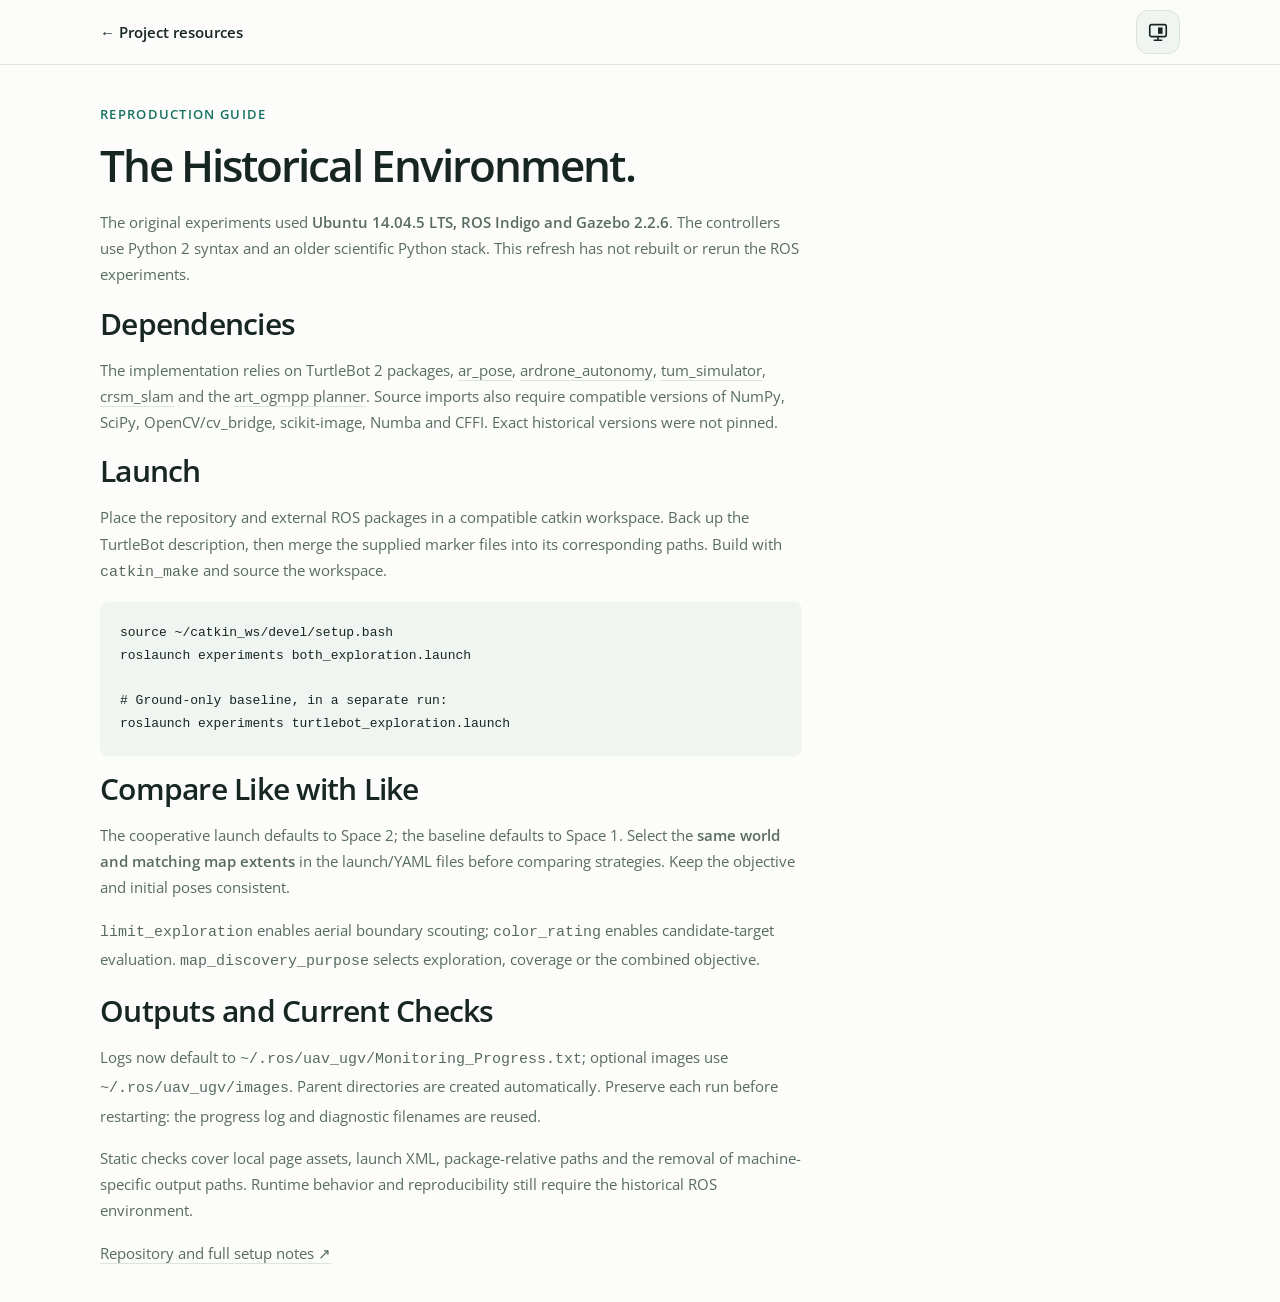
<file: projects/uav-ugv/reproduction.html>
<!doctype html><html lang="en"><head><meta charset="utf-8"><meta name="viewport" content="width=device-width, initial-scale=1"><meta name="color-scheme" content="light dark"><title>Reproduction · Cooperative Robot Exploration</title><script src="../../js/theme.js?v=7"></script><link rel="stylesheet" href="assets/project.css?v=2"><script src="assets/project.js?v=2" defer></script><link rel="stylesheet" href="../../theme.css?v=7"></head><body><header class="site-header"><div class="shell header-inner"><a class="home" href="index.html#resources">← Project resources</a><div class="theme-picker"><button id="theme-toggle" class="icon-button" type="button" aria-label="Color theme: System. Switch to Light." hidden><svg class="icon" data-theme-icon="auto" viewBox="0 0 24 24" aria-hidden="true" focusable="false"><rect x="3" y="4" width="18" height="13" rx="2"/><path d="M8 21h8m-4-4v4"/><path d="M12 7v7h5V7Z" fill="currentColor" stroke="none"/></svg><svg class="icon" data-theme-icon="light" viewBox="0 0 24 24" aria-hidden="true" focusable="false" hidden><circle cx="12" cy="12" r="4"/><path d="M12 2v2m0 16v2M2 12h2m16 0h2M4.93 4.93l1.42 1.42m11.3 11.3 1.42 1.42M4.93 19.07l1.42-1.42m11.3-11.3 1.42-1.42"/></svg><svg class="icon" data-theme-icon="dark" viewBox="0 0 24 24" aria-hidden="true" focusable="false" hidden><path d="M20.2 14.1A8.6 8.6 0 0 1 9.9 3.8 8.6 8.6 0 1 0 20.2 14.1Z"/></svg></button></div></div></header><main class="shell panel"><p class="eyebrow">Reproduction Guide</p><h1 style="font-size:clamp(1.875rem,1.2rem + 3vw,2.75rem)">The Historical Environment.</h1><div class="prose" style="max-width:78ch"><p>The original experiments used <strong>Ubuntu 14.04.5 LTS, ROS Indigo and Gazebo 2.2.6</strong>. The controllers use Python 2 syntax and an older scientific Python stack. This refresh has not rebuilt or rerun the ROS experiments.</p><h2>Dependencies</h2><p>The implementation relies on TurtleBot 2 packages, <a href="http://wiki.ros.org/ar_pose">ar_pose</a>, <a href="http://wiki.ros.org/ardrone_autonomy">ardrone_autonomy</a>, <a href="https://github.com/dougvk/tum_simulator">tum_simulator</a>, <a href="http://wiki.ros.org/crsm_slam">crsm_slam</a> and the <a href="https://github.com/etsardou/intelligent_robot_systems_2016/tree/master/art_ogmpp">art_ogmpp planner</a>. Source imports also require compatible versions of NumPy, SciPy, OpenCV/cv_bridge, scikit-image, Numba and CFFI. Exact historical versions were not pinned.</p><h2>Launch</h2><p>Place the repository and external ROS packages in a compatible catkin workspace. Back up the TurtleBot description, then merge the supplied marker files into its corresponding paths. Build with <code>catkin_make</code> and source the workspace.</p><pre style="overflow-x:auto;background:var(--soft);padding:20px;border-radius:8px"><code>source ~/catkin_ws/devel/setup.bash
roslaunch experiments both_exploration.launch

# Ground-only baseline, in a separate run:
roslaunch experiments turtlebot_exploration.launch</code></pre><h2>Compare Like with Like</h2><p>The cooperative launch defaults to Space 2; the baseline defaults to Space 1. Select the <strong>same world and matching map extents</strong> in the launch/YAML files before comparing strategies. Keep the objective and initial poses consistent.</p><p><code>limit_exploration</code> enables aerial boundary scouting; <code>color_rating</code> enables candidate-target evaluation. <code>map_discovery_purpose</code> selects exploration, coverage or the combined objective.</p><h2>Outputs and Current Checks</h2><p>Logs now default to <code>~/.ros/uav_ugv/Monitoring_Progress.txt</code>; optional images use <code>~/.ros/uav_ugv/images</code>. Parent directories are created automatically. Preserve each run before restarting: the progress log and diagnostic filenames are reused.</p><p>Static checks cover local page assets, launch XML, package-relative paths and the removal of machine-specific output paths. Runtime behavior and reproducibility still require the historical ROS environment.</p><p><a href="https://github.com/vtsouval/UAV_UGV_Autonomous_Exploration">Repository and full setup notes ↗</a></p></div></main></body></html>
</file>
<file: style.css>
@font-face { font-family: 'Open Sans'; src: url('assets/fonts/OpenSans-Regular.ttf') format('truetype'); font-weight: 400; font-style: normal; font-display: swap; }
@font-face { font-family: 'Open Sans'; src: url('assets/fonts/OpenSans-Medium.ttf') format('truetype'); font-weight: 500; font-style: normal; font-display: swap; }
@font-face { font-family: 'Open Sans'; src: url('assets/fonts/OpenSans-Semibold.ttf') format('truetype'); font-weight: 600; font-style: normal; font-display: swap; }
@font-face { font-family: 'Open Sans'; src: url('assets/fonts/OpenSans-Bold.ttf') format('truetype'); font-weight: 700; font-style: normal; font-display: swap; }

:root {
  color-scheme: light;
  --bg: #fff; --ink: #14181d; --secondary: #3d4750; --muted: #667380;
  --accent: #0f5fa8; --line: #e5e9ed; --subtle: #f6f8fa; --chip: #edf4fb;
  --focus: #b95f12; --header: rgb(255 255 255 / 96%);
  --header-height: 67px;
  --anchor-offset: calc(var(--header-height) + 24px);
}
:root[data-theme='dark'] {
  color-scheme: dark;
  --bg: #0e1216; --ink: #e7edf3; --secondary: #b4bfc9; --muted: #94a2ae;
  --accent: #6cb4f2; --line: #28323b; --subtle: #151c23; --chip: #162b3e;
  --focus: #f5ba78; --header: rgb(14 18 22 / 96%);
}
* { box-sizing: border-box; }
html { scroll-behavior: smooth; scroll-padding-top: var(--anchor-offset); -webkit-text-size-adjust: 100%; text-size-adjust: 100%; }
body { margin: 0; background: var(--bg); color: var(--ink); font: 400 1rem/1.7 'Open Sans', sans-serif; -webkit-font-smoothing: antialiased; overflow-wrap: break-word; }
a { color: var(--accent); text-decoration: none; text-underline-offset: 4px; }
a:hover { text-decoration: underline; }
button, input, select { font: inherit; }
button { cursor: pointer; }
button, a, input, select { -webkit-tap-highlight-color: transparent; }
a:focus-visible, button:focus-visible, input:focus-visible, select:focus-visible, summary:focus-visible { outline: 2px solid var(--focus); outline-offset: 4px; }
main:focus { outline: none; }
[hidden] { display: none !important; }
.shell { width: 100%; max-width: 1080px; margin-inline: auto; padding-inline: 28px; }
.icon { width: 16px; height: 16px; flex: 0 0 16px; display: inline-block; fill: none; stroke: currentColor; stroke-width: 1.7; stroke-linecap: round; stroke-linejoin: round; vertical-align: -.15em; }
.sr-only { position: absolute; width: 1px; height: 1px; padding: 0; margin: -1px; overflow: hidden; clip-path: inset(50%); white-space: nowrap; border: 0; }
.skip-link { position: fixed; z-index: 50; top: -100px; left: 16px; padding: 10px 16px; background: var(--bg); border: 1px solid var(--accent); }
.skip-link:focus { top: 8px; }
.site-header { position: sticky; z-index: 20; top: 0; background: var(--header); border-bottom: 1px solid var(--line); backdrop-filter: blur(12px); }
.nav-wrap { display: flex; gap: 30px; align-items: center; min-height: 66px; }
.wordmark { font-size: 1.0625rem; font-weight: 700; letter-spacing: -.6px; color: var(--ink); }
.wordmark:hover { text-decoration: none; }
nav { display: flex; flex-wrap: wrap; gap: 26px; align-items: center; }
nav a { font-size: 0.9375rem; color: var(--secondary); }
nav a:hover, nav a[aria-current] { color: var(--accent); }
.icon-button { display: inline-flex; align-items: center; justify-content: center; width: 36px; height: 36px; border-radius: 7px; color: var(--muted); border: 1px solid var(--line); background: transparent; flex-shrink: 0; }
.icon-button:hover { background: var(--subtle); color: var(--accent); }
.hero { padding-top: 70px; padding-bottom: 58px; display: grid; grid-template-columns: minmax(0, 1fr) 224px; gap: 56px; align-items: start; }
h1 { font-size: 2.875rem; line-height: 1.16; letter-spacing: -.03em; font-weight: 700; margin: 0 0 20px; }
.hero-lead { font-size: 1.3125rem; line-height: 1.5; color: var(--secondary); margin: 0 0 24px; }
.hero-bio { font-size: 1rem; color: var(--secondary); margin: 0; }
.collaboration-banner {
  grid-column: 1 / -1; margin-top: 22px; padding: 15px 18px;
  border: 1px solid color-mix(in srgb, var(--accent) 20%, var(--line));
  border-left: 3px solid var(--accent); border-radius: 10px;
  background: var(--subtle); color: var(--secondary);
}
.collaboration-banner p { margin: 0; font-size: 1rem; line-height: 1.75; }
.collaboration-banner strong { font-weight: 700; color: var(--ink); }
.collaboration-banner mark {
  color: var(--accent); background: var(--chip); font-weight: 600;
  padding: .06em .18em; border-radius: 3px;
  box-decoration-break: clone; -webkit-box-decoration-break: clone;
}
@media (max-width: 560px) {
  .collaboration-banner { margin: 0; padding: 13px 15px; }
}
.portrait { margin: 0; padding-top: 2px; }
.portrait img { display: block; width: 224px; height: 224px; border-radius: 50%; object-fit: cover; }
.portrait figcaption { margin-top: 19px; text-align: center; color: var(--secondary); font-size: 0.8125rem; }
.portrait figcaption span { display: block; color: var(--muted); font-size: 0.8125rem; }
.social-links { display: flex; gap: 21px; flex-wrap: wrap; margin-top: 27px; }
.social-links a { display: inline-flex; align-items: center; gap: 7px; color: var(--secondary); font-size: 0.9375rem; padding-block: 4px; }
.social-links a:hover { color: var(--accent); }
.profile .social-links { grid-column: 1 / -1; gap: 8px; margin: 0; }
.profile .social-links a {
  width: 44px; height: 44px; flex: 0 0 44px; padding: 0;
  justify-content: center; border: 1px solid var(--line); border-radius: 10px;
  background: var(--subtle); color: var(--secondary);
  transition: color .16s, background-color .16s, border-color .16s, transform .16s;
}
.profile .social-links a:hover, .profile .social-links a:focus-visible {
  background: var(--chip); border-color: var(--accent); color: var(--accent); text-decoration: none;
}
.profile .social-links .icon { width: 21px; height: 21px; flex-basis: 21px; }
.profile .social-links [data-icon='alphaxiv'] { width: 25px; height: 25px; flex-basis: 25px; }
@media (min-width: 701px) {
  .profile .hero { row-gap: 14px; grid-template-rows: max-content 1fr; }
  .profile .hero-content { grid-column: 1; grid-row: 1 / 3; }
  .profile .portrait { grid-column: 2; grid-row: 1; }
  .profile .social-links { grid-column: 2; grid-row: 2; width: 148px; justify-content: center; margin: 0 auto; align-self: start; }
}
@media (hover: hover) and (prefers-reduced-motion: no-preference) {
  .profile .social-links a:hover { transform: translateY(-2px); }
}
@media (prefers-reduced-motion: reduce) { .profile .social-links a { transition: none; } }
.section { padding-block: 48px; border-top: 1px solid var(--line); }
.section-label, .eyebrow { text-transform: uppercase; font-size: 0.8125rem; font-weight: 600; letter-spacing: .14em; color: var(--muted); margin: 0 0 26px; line-height: 1.5; }
h2 { font-size: 1.8125rem; line-height: 1.3; font-weight: 600; letter-spacing: -.025em; margin: 0; }
h3 { line-height: 1.45; font-weight: 600; }
.arrow-back { transform: rotate(180deg); }
#publications-title:focus { outline: none; }
.section-heading { display: flex; justify-content: space-between; align-items: center; gap: 24px; margin-bottom: 28px; }
.section-heading p { color: var(--muted); font-size: 1rem; margin: 7px 0 0; }
.text-link { display: inline-flex; gap: 7px; align-items: center; font-size: 0.8125rem; white-space: nowrap; }
.text-link .icon { width: 13px; height: 13px; }
.publication-tools { margin-top: 4px; }
.search-row { display: flex; gap: 12px; align-items: stretch; }
.search-field { display: flex; gap: 10px; align-items: center; flex: 1; min-width: 0; background: var(--bg); border: 1px solid var(--line); border-radius: 8px; padding: 4px 7px 4px 14px; }
.search-field:focus-within { border-color: var(--accent); box-shadow: 0 0 0 2px var(--chip); }
.search-field>.icon { color: var(--muted); }
.search-field input { background: transparent; color: var(--ink); border: 0; width: 100%; min-width: 0; font-size: 0.9375rem; padding: 9px 0; outline: none; }
.search-field input::placeholder { color: var(--muted); opacity: 1; }
.search-field input::-webkit-search-cancel-button { display: none; }
.search-field .icon-button { border: 0; width: 28px; height: 28px; }
kbd { font: inherit; border: 1px solid var(--line); padding: 0 5px; border-radius: 3px; }
.filters { display: flex; gap: 7px; flex-wrap: wrap; margin-block: 14px 16px; }
.filters button { font-size: 0.8125rem; line-height: 1.5; border: 1px solid var(--line); border-radius: 20px; padding: 7px 12px; background: transparent; color: var(--secondary); transition: background-color .15s, color .15s, border-color .15s; }
.filters button:hover { border-color: var(--accent); color: var(--accent); }
.filters button[aria-pressed='true'] { background: var(--accent); color: var(--bg); border-color: var(--accent); }
.count { font-size: 0.8125rem; color: var(--muted); margin: 16px 0 10px; min-height: 16px; }
.count:empty { display: none; }
.publication { display: grid; grid-template-columns: 52px minmax(0, 1fr); gap: 22px; padding: 23px 0; border-top: 1px solid var(--line); }
.pub-year { font-size: 0.9375rem; font-weight: 500; color: var(--muted); padding-top: 2px; }
.pub-meta { font-size: 0.8125rem; font-weight: 600; color: var(--accent); }
.pub-meta>span { font-weight: 400; color: var(--muted); }
.publication h3 { font-size: 1.03125rem; line-height: 1.5; font-weight: 600; margin: 6px 0; letter-spacing: -.012em; }
.authors { font-size: 0.9375rem; color: var(--muted); line-height: 1.7; margin: 0; }
.authors strong { color: var(--secondary); font-weight: 600; }
.paper-links { display: flex; flex-wrap: wrap; gap: 8px 18px; margin-top: 12px; font-size: 0.8125rem; }
.paper-links a { display: inline-flex; gap: 5px; align-items: center; }
.paper-links .icon { width: 13px; height: 13px; flex-basis: 13px; }
.pub-keywords { display: flex; flex-wrap: wrap; gap: 5px 7px; margin-top: 11px; }
.pub-keyword { display: inline-block; padding: 3px 8px; font-size: 0.8125rem; line-height: 1.5; color: var(--muted); background: var(--subtle); border-radius: 4px; }
details { margin-top: 11px; font-size: 0.9375rem; color: var(--secondary); }
summary { width: fit-content; cursor: pointer; color: var(--muted); font-size: 0.8125rem; }
summary:hover { color: var(--accent); }
details[open] summary { color: var(--accent); }
details p { margin: 10px 0 0; padding-left: 13px; border-left: 2px solid var(--line); max-width: 800px; line-height: 1.8; }
details ul { margin-bottom: 0; padding-left: 18px; }
.empty-state { text-align: center; background: var(--subtle); border: 1px solid var(--line); border-radius: 10px; padding: 40px 20px; }
.empty-state>.icon { width: 24px; height: 24px; color: var(--muted); }
.empty-state h3 { font-size: 1.0625rem; margin: 12px 0 4px; }
.empty-state p { font-size: 0.9375rem; color: var(--muted); }
.button-secondary { border: 1px solid var(--line); color: var(--accent); background: var(--bg); border-radius: 6px; font-size: 0.8125rem; padding: 9px 14px; }
.button-secondary:hover { border-color: var(--accent); }
.section-icon { width: 25px; height: 25px; color: var(--muted); }
.resource-list { display: grid; gap: 10px; }
.resource { display: flex; align-items: center; gap: 16px; padding: 18px 20px; border: 1px solid var(--line); border-radius: 8px; color: var(--secondary); transition: background-color .15s, border-color .15s; }
.resource:hover { text-decoration: none; border-color: var(--accent); background: var(--subtle); }
.resource>.icon:first-child { width: 20px; height: 20px; flex-basis: 20px; }
.resource>span { flex: 1; min-width: 0; }
.resource strong { font-size: 1rem; font-weight: 600; display: block; color: var(--ink); }
.resource>span>span { display: block; font-size: 0.9375rem; color: var(--muted); margin-top: 3px; }
.resource>.icon:last-child { color: var(--muted); width: 14px; height: 14px; flex-basis: 14px; }
.about-grid { display: grid; grid-template-columns: minmax(0, 1fr) minmax(0, 1.2fr); gap: 60px; }
.about-grid p { font-size: 0.9375rem; color: var(--secondary); margin: 0 0 16px; line-height: 1.8; }
.academic-timeline { list-style: none; padding: 0; margin: 0; }
.academic-timeline>li { display: grid; grid-template-columns: 90px minmax(0, 1fr); gap: 22px; }
.timeline-date { color: var(--muted); font-size: 0.8125rem; padding-top: 2px; }
.timeline-content { position: relative; border-left: 1px solid var(--line); padding: 0 0 23px 22px; }
.timeline-content::before { content: ''; position: absolute; top: 7px; left: -4px; width: 7px; height: 7px; background: var(--bg); border: 1px solid var(--muted); border-radius: 50%; }
.academic-timeline>li:first-child .timeline-content::before { background: var(--accent); border-color: var(--accent); }
.academic-timeline>li:last-child .timeline-content { padding-bottom: 0; }
.timeline-content h3 { font-size: 0.9375rem; margin: 0 0 5px; }
.timeline-content p { font-size: 0.8125rem; color: var(--muted); line-height: 1.6; margin: 0; }
.timeline-kind { display: block; color: var(--accent); font-size: 0.8125rem; font-weight: 600; margin-bottom: 4px; }
.timeline-content a { display: inline-flex; align-items: center; gap: 6px; font-size: 0.8125rem; margin-top: 7px; padding-block: 2px; }
.timeline-content a .icon { width: 14px; height: 14px; flex-basis: 14px; }
.timeline-content h3 a { font-size: inherit; margin: 0; padding: 0; font-weight: inherit; }
.conference-links { list-style: none; margin: 0; padding: 0; display: grid; gap: 5px; }
.conference-links li { display: flex; flex-wrap: wrap; align-items: baseline; gap: 3px 9px; font-size: 0.8125rem; line-height: 1.6; color: var(--muted); }
.conference-links a { margin: 0; padding: 0; }
.footer { border-top: 1px solid var(--line); display: flex; gap: 20px; justify-content: space-between; align-items: center; padding-block: 24px; color: var(--muted); font-size: 0.8125rem; }
.footer>div { display: flex; gap: 20px; flex-wrap: wrap; }
.footer a { color: var(--muted); }
.cv-page { max-width: 900px; padding-block: 60px; }
.cv-page h1 { font-size: 2.25rem; }
.cv-page h2 { font-size: 1.375rem; border-top: 1px solid var(--line); padding-top: 30px; margin: 36px 0 20px; }
.cv-page h3 { font-size: 1rem; margin: 24px 0 4px; }
.cv-page p, .cv-page li { font-size: 0.9375rem; color: var(--secondary); }
.cv-page .date { font-size: 0.8125rem; color: var(--muted); }
.cv-page ul { padding-left: 20px; }
.cv-page li { margin-bottom: 9px; }

@media (max-width: 880px) {
  .nav-wrap { gap: 22px; }
  nav { gap: 20px; }
  .hero { grid-template-columns: minmax(0, 1fr) 184px; gap: 36px; }
  .portrait img { width: 184px; height: 184px; }
  h1 { font-size: 2.4375rem; }
  .about-grid { gap: 32px; }
}
@media (max-width: 700px) {
  .hero { grid-template-columns: minmax(0, 1fr) 140px; gap: 28px; padding-block: 42px; }
  .portrait img { width: 140px; height: 140px; }
  .portrait figcaption { display: none; }
  h1 { font-size: 2rem; }
  .hero-lead { font-size: 1.125rem; }
  .hero-bio { font-size: 0.9375rem; }
  .social-links { gap: 12px 18px; }
  .about-grid { grid-template-columns: 1fr; gap: 24px; }
}
@media (max-width: 560px) {
  :root { --header-height: 91px; }
  .shell { padding-inline: 22px; }
  .nav-wrap { gap: 16px; min-height: 68px; padding-block: 12px; flex-wrap: wrap; }
  .wordmark { display: none; }
  .site-header nav { gap: 5px 12px; flex: 1 1 160px; min-width: 0; max-width: 210px; }
  nav a { font-size: 0.8125rem; min-height: 28px; display: inline-flex; align-items: center; max-width: 100%; }
  .icon-button { width: 34px; height: 34px; }
  .hero { display: flex; flex-direction: column-reverse; gap: 24px; padding-block: 34px; }
  .portrait img { width: 110px; height: 110px; }
  h1 { font-size: clamp(1.75rem, 1rem + 3.2vw, 2.25rem); margin-bottom: 16px; }
  .hero-lead { font-size: 1.125rem; margin-bottom: 18px; }
  .social-links { gap: 10px 17px; margin-top: 20px; }
  .social-links a { font-size: 0.8125rem; }
  .social-links .icon { width: 14px; height: 14px; flex-basis: 14px; }
  .section { padding-block: 34px; }
  .section-heading { align-items: flex-start; gap: 12px; flex-wrap: wrap; margin-bottom: 22px; }
  h2 { font-size: 1.5625rem; }
  .section-heading p { font-size: 0.8125rem; }
  .section-label { font-size: 0.8125rem; margin-bottom: 22px; }
  .text-link { font-size: 0.8125rem; }
  .search-row { flex-direction: column; gap: 8px; }
  .search-field input { font-size: 1rem; }
  .filters { gap: 6px; }
  .filters button { font-size: 0.8125rem; padding: 7px 10px; }
  .publication { grid-template-columns: minmax(0, 1fr); gap: 5px; padding-block: 20px; }
  .pub-year { font-size: 0.8125rem; padding: 0; }
  .publication h3 { font-size: 1rem; }
  .pub-meta { font-size: 0.8125rem; }
  .authors { font-size: 0.8125rem; }
  .paper-links { gap: 9px 15px; }
  .pub-keywords { gap: 5px; }
  .pub-keyword { font-size: 0.8125rem; }
  .resource { padding: 15px 14px; gap: 12px; }
  .resource strong { font-size: 0.9375rem; }
  .resource>span>span { font-size: 0.8125rem; }
  .academic-timeline>li { grid-template-columns: 74px minmax(0,1fr); gap: 10px; }
  .timeline-content { padding-left: 18px; }
  .timeline-content h3 { font-size: 0.9375rem; }
  .timeline-date { font-size: 0.8125rem; }
  .footer { flex-direction: column; align-items: flex-start; gap: 12px; font-size: 0.8125rem; }
  .footer>div { gap: 16px; }
  .cv-page h1 { font-size: 1.875rem; }
}
@media (max-width: 360px) {
  .shell { padding-inline: 18px; }
  .nav-wrap { gap: 12px; }
}
/* Keep touch controls comfortable without enlarging the desktop layout. */
@media screen and (any-pointer: coarse) {
  .icon-button, .search-field .icon-button { min-width: 44px; min-height: 44px; }
  .site-header nav a, .social-links a, .paper-links a, .text-link,
  .button-secondary, .filters button { min-height: 44px; }
  .site-header nav a, .text-link { display: inline-flex; align-items: center; }
  .site-header nav a { min-width: 24px; }
  .search-field input { font-size: 1rem; }
  .filters button { font-size: 0.8125rem; }
  .pub-keyword { min-height: 36px; padding: 9px 10px; font-size: 0.8125rem; }
  summary { min-height: 44px; padding-block: 11px; }
  .paper-links, .social-links { row-gap: 4px; }
}
@media screen and (max-width: 560px) and (any-pointer: coarse) {
  :root { --header-height: 105px; }
  .nav-wrap { padding-block: 8px; }
  .site-header nav { row-gap: 0; }
}
@media (prefers-reduced-motion: reduce) {
  html { scroll-behavior: auto; }
  *, *::before, *::after { transition: none !important; animation: none !important; }
}
@media print {
  :root, :root[data-theme='dark'] { --bg: white; --ink: black; --secondary: #333; --muted: #555; --accent: #174d77; --line: #ddd; --subtle: #fafafa; }
  .site-header, .publication-tools, .skip-link, .footer, .empty-state { display: none; }
  .publication[hidden] { display: grid !important; }
  .section { padding-block: 25px; }
  .publication { break-inside: avoid; }
  .hero { padding-top: 20px; }
  .cv-page { padding-block: 0; }
}
.filter-count { margin-left: 5px; opacity: .75; font-variant-numeric: tabular-nums; }
button.pub-keyword { border: 0; font-family: inherit; text-align: left; cursor: pointer; }
button.pub-keyword:hover { color: var(--accent); background: var(--chip); }

/* Header controls share one button rhythm in either palette. */
.site-header .nav-wrap { gap: 1rem; min-height: 76px; padding-block: .65rem; flex-wrap: nowrap; }
.site-header nav { gap: .35rem; flex-wrap: wrap; }
.site-header nav a, .site-header .nav-contact {
  display: inline-flex; align-items: center; justify-content: center;
  min-height: 44px; padding: .55rem .85rem; max-width: 100%;
  border: 1px solid transparent; border-radius: 10px;
  background: var(--subtle); color: var(--secondary);
  font-size: .875rem; font-weight: 500; line-height: 1.4; text-decoration: none;
  transition: background .18s, color .18s, border-color .18s;
}
.site-header nav a:is(:hover, :focus-visible), .site-header .nav-contact:is(:hover, :focus-visible) { color: var(--accent); border-color: var(--line); background: var(--chip); }
.site-header nav a[aria-current], .site-header .nav-contact[aria-expanded='true'] { color: var(--accent); background: var(--chip); border-color: color-mix(in srgb, var(--accent) 30%, var(--line)); }
.site-header .wordmark { margin-right: .4rem; }
.search-field input { font-size: 1rem; }
.filters button { min-height: 44px; font-size: .875rem; }
@media (max-width: 560px) {
  .site-header .nav-wrap { gap: .5rem; padding-inline: 1rem; }
  .site-header nav { display: grid; grid-template-columns: repeat(2, minmax(0, 1fr)); flex: 1; max-width: none; gap: .25rem; }
  .site-header nav a, .site-header .nav-contact { padding: .5rem; font-size: .875rem; }
}
@media (prefers-reduced-motion: reduce) { .site-header nav a, .site-header .nav-contact { transition: none; } }
</file>
<file: journey.css>
@font-face {
  font-family: 'Source Serif 4'; font-style: italic; font-weight: 500; font-display: swap;
  src: url('assets/fonts/SourceSerif4-MediumItalic.woff2') format('woff2');
}
/* The introduction and chronology form one opening profile. */
.profile { padding-bottom: 38px; }
.profile .hero { padding-top: 42px; padding-bottom: 24px; }
.profile .hero-content { min-width: 0; }
.profile .hero-lead { font-size: clamp(1.25rem, 1.1rem + .5vw, 1.4375rem); line-height: 1.55; margin: 0 0 18px; text-wrap: pretty; }
.profile .hero-lead strong { font-weight: 600; color: var(--ink); }
.profile .hero-bio { font-size: clamp(1.125rem, 1.05rem + .25vw, 1.1875rem); line-height: 1.7; color: var(--secondary); }
.profile .hero-bio em { font-family: 'Source Serif 4', Georgia, serif; font-style: italic; font-weight: 500; font-size: 1.15em; line-height: 1; color: var(--ink); }
.profile .hero-bio a { text-decoration-color: color-mix(in srgb, var(--accent) 35%, transparent); text-underline-offset: .22em; }
.profile .hero-bio a:hover em { color: var(--accent); }
.profile .hero-background { margin: 20px 0 0; font-size: 1rem; line-height: 1.75; color: var(--secondary); }
.profile .hero-background strong { font-weight: 600; color: var(--ink); }
.profile :is(.hero-bio, .hero-background) a { color: inherit; text-decoration: underline; text-decoration-color: color-mix(in srgb, var(--accent) 35%, var(--line)); text-underline-offset: .2em; text-decoration-thickness: 1px; }
.profile :is(.hero-bio, .hero-background) a:hover { color: var(--accent); text-decoration-color: currentColor; }
.profile-credentials { min-width: 0; margin: 0; }
.profile-highlights { list-style: none; padding: 0; margin: 0; display: grid; grid-template-columns: repeat(4, minmax(0, 1fr)); gap: 12px; }
.profile-highlights li { min-width: 0; }
.profile-highlights a { display: flex; align-items: center; gap: 12px; height: 100%; min-height: 76px; padding: 12px 14px; border: 1px solid var(--line); border-radius: 10px; color: var(--secondary); background: var(--bg); }
.profile-highlights strong { font-size: 1.75rem; font-weight: 700; line-height: 1.2; letter-spacing: -.04em; font-variant-numeric: tabular-nums; color: var(--accent); flex-shrink: 0; }
.profile-highlights span { min-width: 0; overflow-wrap: anywhere; font-size: .9375rem; line-height: 1.45; font-weight: 500; }
.profile-highlights small { display: block; margin-top: 2px; color: var(--muted); font-size: .875rem; }
.profile-highlights small b { color: var(--ink); font-weight: 600; }
.profile-highlights a:hover, .profile-highlights a:focus-visible { background: var(--subtle); border-color: var(--accent); text-decoration: none; }
.profile > .collaboration-banner { margin: 16px 0 26px; }
@media (max-width: 55rem) {
  .profile-highlights { grid-template-columns: repeat(2, minmax(0, 1fr)); }
  .profile .hero { grid-template-columns: minmax(0, 1fr) 112px; grid-template-rows: none; gap: 18px 24px; }
  .profile .hero-content { display: contents; }
  .profile .hero h1 { grid-column: 1; grid-row: 1; align-self: center; margin: 0; }
  .profile .portrait { grid-column: 2; grid-row: 1; }
  .profile .portrait img { width: 112px; height: 112px; }
  .profile .portrait figcaption { display: none; }
  .profile .hero-lead, .profile .hero-bio, .profile .hero-background, .profile .social-links { grid-column: 1 / -1; grid-row: auto; margin: 0; }
  .profile .social-links { width: auto; justify-content: flex-start; }
}
@media (max-width: 30rem) {
  .profile-highlights { gap: 8px; }
  .profile-highlights a { flex-direction: column; align-items: flex-start; justify-content: center; gap: 3px; padding: 12px; }
  .profile-highlights strong { font-size: 1.625rem; }
}
.profile .journey-intro { margin-top: 0; padding-top: 22px; border-top: 1px solid var(--line); }
/* One chronology, with a wide-screen event rail and compact touch navigation. */
.journey { --journey-color: var(--accent); --journey-spine: 6.75rem; --journey-content: 8.5rem; margin-top: 22px; min-width: 0; }
.journey-heading { display: flex; justify-content: space-between; align-items: center; gap: 16px; }
.journey-eyebrow { margin: 0 0 5px; color: var(--muted); font-size: 0.8125rem; letter-spacing: .08em; }
.journey-heading h2 { margin: 0; font-size: 1.3125rem; font-weight: 600; letter-spacing: -.02em; }
.journey-controls { display: flex; align-items: center; gap: 8px; }
.journey-controls .icon-button { width: 44px; height: 44px; border-radius: 50%; }
.journey-controls .icon-button:disabled { opacity: .35; cursor: default; }
.journey-position { color: var(--muted); font-size: 0.8125rem; font-variant-numeric: tabular-nums; margin-right: 10px; }
.journey-year-picker { display: none; }
.journey [data-tone='research'] { --journey-color: light-dark(#08786e, #72d4bf); }
.journey [data-tone='community'] { --journey-color: light-dark(#7751ad, #c5a3f3); }
.journey-stage { position: relative; }
.journey-map { overflow-x: auto; overscroll-behavior-x: contain; scrollbar-width: thin; scrollbar-color: var(--line) transparent; margin-top: 8px; }
.journey-map-inner { width: 100%; position: relative; padding-inline: 12px; }
.journey-stops { display: flex; position: relative; }
.journey-stop { position: relative; flex: 1 0 0; min-width: 0; height: 160px; border: 0; padding: 0; background: transparent; color: var(--secondary); text-align: center; border-radius: 12px; }
.journey-stop:focus-visible { outline-offset: -4px; }
.journey-stop-copy { position: absolute; width: 100%; left: 0; top: 17px; }
.journey-stop:nth-child(even) .journey-stop-copy { top: 57px; }
.journey-stop-year { font-size: 1rem; font-weight: 600; color: var(--ink); letter-spacing: -.02em; }
.journey-marker { position: absolute; top: 52px; left: calc(50% - 22px); width: 44px; height: 44px; border: 1px solid var(--line); background: var(--bg); color: var(--journey-color); border-radius: 50%; display: grid; place-items: center; transition: background .2s, box-shadow .2s, border-color .2s; }
.journey-stop:nth-child(even) .journey-marker { top: 92px; }
.journey-marker .icon { width: 20px; height: 20px; }
.journey-stop:hover .journey-marker { border-color: var(--journey-color); box-shadow: 0 0 0 5px color-mix(in srgb, var(--journey-color) 7%, transparent); }
.journey-stop[aria-selected='true'] .journey-marker { border-color: var(--journey-color); background: var(--journey-color); color: var(--bg); box-shadow: 0 0 0 6px color-mix(in srgb, var(--journey-color) 12%, transparent); }
.journey-stop[aria-selected='true'] .journey-stop-year { color: var(--journey-color); }
.journey-road { position: absolute; inset: 0; width: 100%; height: 160px; pointer-events: none; fill: none; stroke-linecap: round; }
.journey-road-base { stroke: color-mix(in srgb, var(--muted) 40%, var(--bg)); stroke-width: 1.5; stroke-dasharray: 1 6; }
.journey-road-traveled { stroke: var(--accent); stroke-width: 1.5; opacity: .5; }
.journey-connector { position: absolute; left: 0; top: 0; width: 100%; pointer-events: none; fill: none; stroke: var(--journey-color); stroke-width: 1.5; opacity: .6; }
.journey-panels { display: grid; gap: 32px; padding-top: 32px; }
.journey-panel { position: relative; min-width: 0; padding-bottom: 4px; }
.journey-panel::before { content: ''; position: absolute; left: var(--journey-spine); top: 22px; bottom: 16px; width: 1px; background: color-mix(in srgb, var(--journey-color) 24%, var(--line)); }
.journey-detail-heading::before, .journey-event::before { box-sizing: border-box; }
.journey-panel:focus-visible { outline: 2px solid var(--focus); outline-offset: 8px; border-radius: 4px; }
.journey-detail-heading { position: relative; display: grid; grid-template-columns: 5rem minmax(0, 1fr); gap: 3.5rem; align-items: start; margin-bottom: 20px; }
.journey-detail-heading::before { content: ''; position: absolute; left: calc(var(--journey-spine) - 4px); top: 18px; width: 9px; height: 9px; border: 2px solid var(--journey-color); background: var(--bg); border-radius: 50%; z-index: 1; }
.journey-detail-year { color: var(--journey-color); margin: 6px 0 0; text-align: right; font-size: 1.4375rem; font-weight: 600; line-height: 1.45; letter-spacing: -.04em; }
/* The disclosure covers the header, while institution links remain independent. */
.journey-enhanced .journey-detail-heading { min-height: 44px; padding-right: 44px; }
.journey-toggle { position: absolute; inset: -6px -8px; z-index: 2; border: 0; padding: 0; color: var(--journey-color); background: transparent; cursor: pointer; -webkit-tap-highlight-color: transparent; }
.journey-toggle::before { content: ''; position: absolute; top: 9px; right: 8px; width: 32px; height: 32px; border: 1px solid color-mix(in srgb, var(--journey-color) 18%, var(--line)); border-radius: 50%; background: color-mix(in srgb, var(--journey-color) 4%, var(--bg)); }
.journey-toggle:focus-visible { outline: none; }
.journey-toggle:focus-visible::before { outline: 2px solid var(--focus); outline-offset: 3px; }
.journey-detail-heading:has(.journey-toggle:focus-visible) .journey-detail-year { text-decoration: underline; text-underline-offset: 5px; text-decoration-thickness: 1px; }
.journey-toggle-chevron { position: absolute; right: 20px; top: 20px; width: 9px; height: 9px; border-right: 1.7px solid currentColor; border-bottom: 1.7px solid currentColor; transform: rotate(45deg); transition: transform .18s ease; }
.journey-toggle[aria-expanded='true'] .journey-toggle-chevron { transform: translateY(3px) rotate(225deg); }
@media (hover: hover) {
  .journey-toggle:hover::before { background: color-mix(in srgb, var(--journey-color) 10%, var(--bg)); border-color: var(--journey-color); }
}
.journey-enhanced .journey-detail-heading a { position: relative; z-index: 3; }
.journey-details[hidden] { display: none !important; }
.journey-panel h4 { margin: 0; color: var(--ink); font-size: 1.125rem; line-height: 1.5; font-weight: 600; letter-spacing: -.02em; }
.journey-affiliation { color: var(--muted); font-size: 0.8125rem; margin: 3px 0 0; line-height: 1.6; }
.journey-events { list-style: none; padding: 0; margin: 0; }
.journey-event { display: grid; grid-template-columns: 5rem minmax(0, 1fr); column-gap: 3.5rem; position: relative; padding-bottom: 20px; }
.journey-event::before { content: ''; position: absolute; left: calc(var(--journey-spine) - 3px); top: 7px; width: 7px; height: 7px; border: 1px solid var(--journey-color); background: var(--bg); border-radius: 50%; z-index: 1; }
.journey-date { color: var(--muted); font-size: 0.8125rem; line-height: 1.7; text-align: right; padding-top: 1px; font-variant-numeric: tabular-nums; }
.journey-event-body { min-width: 0; max-width: 78ch; }
.journey-kind { display: block; color: var(--journey-color); font-size: 0.8125rem; font-weight: 600; line-height: 1.8; }
.journey-event h5, .journey-year-note h5 { font-size: 0.9375rem; line-height: 1.5; font-weight: 600; color: var(--ink); margin: 3px 0 5px; }
.journey-event p, .journey-year-note p { font-size: 0.9375rem; line-height: 1.75; color: var(--secondary); margin: 0; max-width: 76ch; }
.journey-event .journey-people { margin-top: 7px; font-size: 0.875rem; }
.journey-panel a { text-decoration: underline; text-decoration-color: color-mix(in srgb, currentColor 32%, transparent); text-underline-offset: 3px; }
.journey-panel a:hover { text-decoration-color: currentColor; }
.journey-event h5 a, .journey-year-note h5 a, .journey-people a { color: inherit; }
.journey-kind a { color: inherit; }
.journey-year-note { position: relative; margin-left: var(--journey-content); padding: 12px 0 0; border-top: 1px solid var(--line); max-width: 78ch; }
.journey-year-note::before { content: ''; position: absolute; left: -28px; top: -1px; width: 28px; border-top: 1px solid var(--line); }
.journey-review { margin: 4px 0 22px var(--journey-content); padding-top: 18px; border-top: 1px solid var(--line); }
.journey-review > h5 { display: flex; align-items: center; flex-wrap: wrap; gap: 9px; margin: 0 0 18px; color: var(--ink); font-size: 0.9375rem; font-weight: 600; }
.journey-review > h5 .milestone-count { font-size: 0.8125rem; }
.review-status { display: inline-flex; align-items: center; gap: 10px; }
.journey-live { position: relative; flex: 0 0 6px; width: 6px; height: 6px; margin-inline: 4px; border-radius: 50%; background: currentColor; color: var(--journey-color); }
.journey-live::after { content: ''; position: absolute; inset: -4px; border: 1px solid currentColor; border-radius: 50%; opacity: 0; animation: journey-live-pulse 2.4s ease-out infinite; }
@keyframes journey-live-pulse {
  0% { transform: scale(.6); opacity: .55; }
  80%, 100% { transform: scale(1.4); opacity: 0; }
}
@media (prefers-reduced-motion: reduce) {
  .journey-live::after { animation: none; }
}
@media print {
  .journey-live::after { animation: none; }
}
.journey-review-list { display: grid; grid-template-columns: repeat(2, minmax(0, 1fr)); gap: 24px 32px; list-style: none; padding: 0; margin: 0; }
.journey-review-list li { min-width: 0; }
.journey-review-list h6 { margin: 0 0 5px; font-size: 0.9375rem; line-height: 1.5; color: var(--journey-color); font-weight: 600; }
.journey-review-list p { margin: 5px 0 0; font-size: 0.8125rem; line-height: 1.7; color: var(--secondary); }
.journey-review-list .review-paper-title { margin-top: 0; color: var(--ink); font-weight: 500; }
.journey-review-list .review-venue { margin-top: 8px; color: var(--muted); font-size: 0.8125rem; }
.journey-review-list .review-venue a { color: inherit; }
@media (max-width: 700px) {
  .journey-review { margin-left: 0; }
  .journey-review-list { grid-template-columns: minmax(0, 1fr); gap: 20px; }
}
/* Wide screens expose each year's dated events left to right. */
@media screen and (min-width: 1024px) {
  .journey-enhanced .journey-panel[data-flow='row']::before { display: none; }
  .journey-enhanced .journey-panel[data-flow='row'] .journey-detail-heading { margin-bottom: 18px; }
  .journey-enhanced .journey-panel[data-flow='row'] .journey-detail-heading::after { content: ''; position: absolute; left: var(--journey-spine); top: 26px; bottom: -50px; width: 1px; background: color-mix(in srgb, var(--journey-color) 24%, var(--line)); }
  .journey-enhanced .journey-panel[data-flow='row'] .journey-events { display: grid; grid-template-columns: repeat(var(--event-count), minmax(0, 1fr)); gap: 24px; }
  .journey-enhanced .journey-panel[data-flow='row'] .journey-event { display: flex; flex-direction: column; padding-bottom: 16px; }
  .journey-enhanced .journey-panel[data-flow='row'] .journey-event-body { display: flex; flex-direction: column; flex: 1; }
  .journey-enhanced .journey-panel[data-flow='row'] .event-location { margin-top: auto; padding-top: 12px; }
  .journey-enhanced .journey-panel[data-flow='row'] .journey-date { text-align: left; padding: 0 0 27px; }
  .journey-enhanced .journey-panel[data-flow='row'] .journey-event::before { left: 0; top: 29px; }
  .journey-enhanced .journey-panel[data-flow='row'] .journey-event::after { content: ''; position: absolute; top: 32px; left: 0; right: -24px; height: 1px; background: color-mix(in srgb, var(--journey-color) 24%, var(--line)); }
  .journey-enhanced .journey-panel[data-flow='row'] .journey-event:last-child::after { right: 0; }
  .journey-enhanced .journey-panel[data-columns='3'] .journey-event:nth-child(3n)::after { right: 0; }
  .journey-enhanced .journey-panel[data-flow='row'] .journey-year-note { max-width: none; margin: 0; }
  .journey-enhanced .journey-panel[data-flow='row'] .journey-year-note::before { display: none; }
  .journey-enhanced .journey-panel[data-flow='row'] .journey-review { margin-left: 0; }
  .journey-enhanced .journey-panel[data-flow='row'] .journey-year-note h5 { display: inline; margin-right: 8px; font-size: 0.8125rem; }
  .journey-enhanced .journey-panel[data-flow='row'] .journey-year-note p { display: inline; font-size: 0.8125rem; }
}
/* Tablets and phones use a flat, scrollable year strip and persistent controls. */
@media screen and (max-width: 1023px) {
  .journey-enhanced .journey-heading { position: sticky; top: var(--header-height); z-index: 8; background: var(--bg); padding-block: 10px; border-bottom: 1px solid var(--line); }
  .journey-year-picker { display: block; }
  .journey-year-select { display: block; width: 106px; height: 44px; color: var(--ink); background: var(--bg); border: 1px solid var(--line); border-radius: 7px; padding: 0 10px; font-size: 1rem; cursor: pointer; }
  .journey-year-select:focus-visible { outline: 2px solid var(--focus); outline-offset: 2px; }
  .journey-position { position: absolute; width: 1px; height: 1px; padding: 0; margin: -1px; overflow: hidden; clip-path: inset(50%); }
  .journey-map { margin-top: 4px; padding-block: 4px; scroll-padding-inline: 4px; }
  .journey-map-inner { width: max-content; padding-inline: 4px; }
  .journey-stops { gap: 4px; }
  .journey-stop { min-height: 3rem; display: inline-flex; align-items: center; justify-content: center; gap: 8px; flex: 0 0 92px; width: 92px; height: 44px; border-radius: 6px; border-bottom: 2px solid transparent; }
  .journey-stop-copy, .journey-stop:nth-child(even) .journey-stop-copy { position: static; width: auto; }
  .journey-stop-year { font-size: 0.9375rem; }
  .journey-marker, .journey-stop:nth-child(even) .journey-marker { position: static; width: 18px; height: 18px; border: 0; background: transparent; border-radius: 0; order: -1; }
  .journey-marker .icon { width: 16px; height: 16px; }
  .journey-stop:hover .journey-marker, .journey-stop[aria-selected='true'] .journey-marker { color: var(--journey-color); background: transparent; box-shadow: none; }
  .journey-stop[aria-selected='true'] { background: color-mix(in srgb, var(--journey-color) 7%, var(--bg)); border-bottom-color: var(--journey-color); }
  .journey-road, .journey-connector { display: none !important; }
  .journey-panels { padding-top: 20px; }
}
@media (max-width: 560px) {
  .profile { padding-bottom: 26px; }
  .profile .hero { display: grid; grid-template-columns: minmax(0, 1fr) 80px; gap: 18px 20px; padding-block: 28px; }
  .profile .hero-content { display: contents; }
  .profile .hero h1 { grid-column: 1; grid-row: 1; align-self: center; margin: 0; }
  .profile .portrait { grid-column: 2; grid-row: 1; align-self: center; }
  .profile .portrait img { width: 80px; height: 80px; }
  .profile .hero-lead, .profile .hero-bio, .profile .hero-background, .profile .social-links { grid-column: 1 / -1; margin: 0; }
  .profile .hero-background { font-size: 1rem; }
  .profile .journey-intro { padding-top: 8px; }
  .journey { --journey-spine: 8px; --journey-content: 28px; margin-top: 20px; }
  .journey-heading { flex-wrap: wrap; gap: 8px; }
  .journey-heading h2 { font-size: 1.0625rem; }
  .journey-eyebrow { display: none; }
  .journey-controls { width: 100%; gap: 6px; }
  .journey-year-picker { flex: 1; }
  .journey-year-select { width: 100%; }
  .journey-detail-heading { display: block; padding-left: var(--journey-content); margin-bottom: 18px; }
  .journey-detail-year { text-align: left; font-size: 1.25rem; margin: 0 0 4px; }
  .journey-detail-heading::before { top: 10px; }
  .journey-panel::before { top: 14px; }
  .journey-panel h4 { font-size: 1rem; }
  .journey-affiliation { font-size: 0.8125rem; }
  .journey-event { display: block; padding-left: var(--journey-content); padding-bottom: 20px; }
  .journey-date { text-align: left; margin-bottom: 4px; color: var(--secondary); }
  .journey-event::before { top: 7px; }
  .journey-event h5 { font-size: 0.9375rem; }
  .journey-year-note::before { left: -20px; width: 20px; }
}
@media (prefers-reduced-motion: reduce) { .journey-marker { transition: none; } }
@media screen {
  .journey-enhanced .journey-panel[data-expanded='false']::before,
  .journey-enhanced .journey-panel[data-expanded='false'] .journey-detail-heading::after { display: none; }
  .journey-enhanced .journey-panel[data-expanded='false'] .journey-detail-heading { margin-bottom: 0; }
}
@media (prefers-reduced-motion: reduce) { .journey-toggle-chevron { transition: none; } }
@media print {
  .journey [data-tone] { --journey-color: #174d77; }
  .journey-map, .journey-controls, .journey-connector { display: none !important; }
  .journey-panel[hidden] { display: block !important; }
  .journey-details[hidden] { display: block !important; }
  .journey-toggle { display: none; }
  .journey-panel { break-inside: avoid; }
  .journey-panels { padding-top: 24px; }
}

/* Audited milestones, rather than a second title repeating the event cards. */
.journey-overview { min-width: 0; padding-top: 6px; }
.journey-summary { display: flex; flex-wrap: wrap; gap: 6px 0; list-style: none; margin: 0; padding: 0; overflow: hidden; }
.journey-summary li { position: relative; display: flex; flex-wrap: wrap; align-items: baseline; gap: 3px 5px; max-width: 100%; padding-right: 20px; font-size: 0.8125rem; line-height: 1.6; }
.journey-summary li:last-child { padding-right: 0; }
/* Clip separators at wrapped line starts, so every line begins with a milestone. */
.journey-summary li + li::before { content: ''; position: absolute; left: -11px; top: .72em; width: 3px; height: 3px; border-radius: 50%; background: var(--muted); }
.journey-summary strong { color: var(--ink); font-weight: 600; font-variant-numeric: tabular-nums; }
.journey-summary span { color: var(--muted); font-size: 0.8125rem; }
.journey-overview .journey-affiliation { margin-top: 7px; }
/* The same treatment identifies a thesis distinction or a named thesis award. */
.journey-panel .journey-honour-line { margin-top: 8px; }
.journey-panel .thesis-honour {
  display: inline-flex;
  align-items: center;
  gap: 7px;
  max-width: 100%;
  padding: 5px 9px;
  border: 1px solid light-dark(#d8bd82, #6b5837);
  border-radius: 6px;
  background: light-dark(#faf5e9, #2e291f);
  color: light-dark(#705118, #efd49b);
  font-size: 0.8125rem;
  font-weight: 600;
  line-height: 1.6;
  font-variant-numeric: tabular-nums;
  vertical-align: middle;
}
.thesis-honour .honour-icon { flex: 0 0 17px; width: 17px; height: 20px; }
.thesis-honour .honour-separator { margin-inline: 2px; }
.journey-enhanced .journey-panel .journey-year-note.journey-recognition h5 { display: block; margin: 4px 0 7px; }
.journey-enhanced .journey-panel .journey-year-note.journey-recognition p { display: block; }
.journey-panel .person-link, .journey-panel .person-name { white-space: nowrap; }
.journey-panel .person-name { text-decoration: none; }
.journey-panel .journey-paper-summary { margin-top: 6px; }
.journey-panel .journey-paper-record { margin-block: 8px 18px; }
.journey-enhanced .journey-panel .journey-year-note.journey-paper-record h5 { display: block; margin: 3px 0 5px; }
.journey-enhanced .journey-panel .journey-year-note.journey-paper-record p { display: block; }
.journey-summary .journey-paper-count { align-items: baseline; }
@media (max-width: 560px) {
  .journey-overview { padding-top: 0; }
  .journey-summary { row-gap: 5px; }
}

@media screen and (min-width: 1024px) {
  .journey-enhanced .journey-panel[data-columns="4"] .journey-kind { min-height: 3.6em; }
}

/* A small, finite celebration stays beside the degree label. */
.degree-award { display: inline-flex; align-items: center; gap: 5px; white-space: nowrap; }
.award-confetti {
  --confetti-gold: #b9740a;
  --confetti-blue: #1676b8;
  --confetti-rose: #bd4b79;
  width: 25px;
  height: 25px;
  flex: 0 0 25px;
  margin-block: -3px;
  color: var(--journey-color);
  stroke-width: 1.7;
}
:root[data-theme='dark'] .award-confetti {
  --confetti-gold: #edbd66;
  --confetti-blue: #7dc5eb;
  --confetti-rose: #ed9cba;
}
.confetti-cone { fill: color-mix(in srgb, var(--confetti-gold) 16%, transparent); stroke: var(--confetti-gold); }
.confetti-ribbon { stroke: var(--confetti-gold); }
.confetti-piece { transform-box: view-box; transform-origin: 12px 19px; animation: award-burst 1.3s cubic-bezier(.2,.7,.3,1) both; }
.confetti-piece-a, .confetti-piece-c { stroke: var(--confetti-blue); }
.confetti-piece-b, .confetti-piece-e { stroke: var(--confetti-gold); }
.confetti-piece-d { stroke: var(--confetti-rose); }
.confetti-piece-b { animation-delay: .06s; }
.confetti-piece-c { animation-delay: .12s; }
.confetti-piece-d { animation-delay: .09s; }
.confetti-piece-e { animation-delay: .03s; }
@keyframes award-burst {
  0% { opacity: 0; transform: translate(-2px, 3px) scale(.3) rotate(-12deg); }
  55% { opacity: 1; transform: translate(0, -1px) scale(1.06) rotate(3deg); }
  100% { opacity: 1; transform: none; }
}
@media (prefers-reduced-motion: reduce) {
  .confetti-piece { animation: none; }
}
@media print {
  .confetti-piece { animation: none; }
  :root[data-theme] .award-confetti { --confetti-gold: #916017; --confetti-blue: #1676b8; --confetti-rose: #bd4b79; }
}

/* Native disclosure keeps the doctoral committee accessible without enlarging the default timeline. */
.journey-committee { margin-top: 8px; color: var(--secondary); font-size: 0.8125rem; line-height: 1.7; }
.journey-committee summary { display: flex; align-items: center; gap: 8px; width: fit-content; min-height: 36px; color: var(--journey-color); font-weight: 600; cursor: pointer; list-style: none; }
.journey-committee summary::-webkit-details-marker { display: none; }
.journey-committee summary::before { content: ''; width: 5px; height: 5px; border-right: 1.5px solid currentColor; border-bottom: 1.5px solid currentColor; transform: rotate(-45deg); flex-shrink: 0; }
.journey-committee[open] summary::before { transform: rotate(45deg); }
.journey-committee summary:hover { color: var(--ink); }
.journey-committee summary:focus-visible { outline: 2px solid var(--focus); outline-offset: 3px; border-radius: 3px; }
.journey-committee dl { margin: 2px 0 8px; }
.journey-committee dt { margin-top: 9px; color: var(--muted); font-size: 0.8125rem; font-weight: 600; }
.journey-committee dd { margin: 2px 0 0; }
.journey-committee ul { list-style: none; margin: 0; padding: 0; }
.journey-committee li { margin: 4px 0; }
.journey-committee .committee-affiliation { color: var(--muted); font-size: 0.8125rem; }
.journey-committee .committee-source { font-size: 0.8125rem; color: var(--muted); }
@media screen and (max-width: 1023px) {
  .journey-committee summary { min-height: 44px; }
}

/* A quiet live signal belongs to the Present stop, not the manuscript heading. */
.journey-stop-year { display: inline-flex; align-items: center; gap: 5px; }
.journey-live { color: light-dark(#16805c, #70dbad); }
.journey-live { flex-basis: 6px; margin-inline: 3px; }
</file>
<file: academic.css>
/* Compact institutional identities shared by the chronology and CV. */
.institution-link { display: inline-flex; align-items: center; gap: 6px; vertical-align: middle; color: var(--secondary); white-space: nowrap; font-weight: 600; }
.institution-link img { display: block; object-fit: contain; flex-shrink: 0; }
.institution-link .institution-logo-tue { width: 36px; height: 17px; }
.institution-link .institution-logo-auth { width: 23px; height: 23px; }
.institution-link .institution-logo-iris { width: 55px; height: 26px; }
.institution-link-iris { border-radius: 3px; }
.institution-link-iris:hover { opacity: .8; }
.institution-link-iris:focus-visible { outline: 2px solid var(--accent); outline-offset: 3px; }
.institution-logo-dark { display: none !important; }
:root[data-theme='dark'] .institution-logo-tue { filter: invert(1); }
:root[data-theme='dark'] .institution-logo-light { display: none; }
:root[data-theme='dark'] .institution-logo-dark { display: block !important; }
.journey-affiliation .institution-link { text-decoration: none; }
.journey-affiliation .institution-link:hover { text-decoration: underline; }
abbr[title] { text-decoration: none; }
.authors a, .cv-supervision-list strong a {
  color: inherit;
  text-decoration: underline;
  text-decoration-color: color-mix(in srgb, currentColor 35%, transparent);
  text-underline-offset: 3px;
}
.authors a:hover, .authors a:focus-visible,
.cv-supervision-list strong a:hover, .cv-supervision-list strong a:focus-visible {
  color: var(--accent);
  text-decoration-color: currentColor;
}
.cv-entry h3 a { color: inherit; text-decoration: underline; text-decoration-color: color-mix(in srgb, currentColor 30%, transparent); }
.cv-entry h3 a:hover { color: var(--accent); text-decoration-color: currentColor; }
.cv-course-topics { margin: 8px 0 10px; padding: 0; list-style: none; display: grid; gap: 4px; }
.cv-course-topics li { font-size: 0.8125rem; }
/* Locally hosted official artwork. Preserve brand colors in both themes. */
.venue-link { --brand-width: 40px; display: inline-flex; align-items: center; gap: 9px; max-width: 100%; }
.venue-link[data-brand='asci'],
.venue-link[data-brand='ijcai'],
.venue-link[data-brand='lorentz'] { --brand-width: 58px; }
.venue-link .brand-mark {
  display: inline-flex;
  align-items: center;
  justify-content: center;
  width: var(--brand-width);
  height: 40px;
  padding: 4px;
  flex: 0 0 var(--brand-width);
  background: #fff;
  border: 1px solid #e5e7eb;
  border-radius: 7px;
  transition: border-color .15s;
}
.brand-logo { display: block; width: 100%; height: 100%; object-fit: contain; }
.brand-logo-dark { display: none; }
:root[data-theme='dark'] .brand-logo-light { display: none; }
:root[data-theme='dark'] .brand-logo-dark { display: block; }
.venue-link:is([data-brand='bigdata'], [data-brand='springer']) .brand-mark { background: transparent; border-color: var(--line); }
.venue-link:hover .brand-mark { border-color: var(--accent); }
:root[data-theme='dark'] .brand-mark { border-color: #cbd0d8; }
.venue-link[data-brand='flower'] .brand-mark { background: transparent; border-color: var(--line); padding: 6px; }
:root[data-theme='dark'] [data-brand='flower'] .brand-logo { filter: brightness(0) invert(1); }
.brand-inline { --brand-width: 28px; gap: 5px; vertical-align: middle; }
.brand-inline .brand-mark { height: 26px; padding: 2px; border-radius: 4px; }
.venue-link > span { min-width: 0; }
/* A shared first-line baseline keeps icon and text-only milestones aligned. */
.journey-event h5 {
  display: flex;
  align-items: flex-start;
  gap: 8px;
  min-height: 40px;
  margin: 3px 0 5px;
}
.journey-event h5 > a:not(.recording-link) {
  position: relative;
  display: block;
  min-width: 0;
  padding-block: 9.5px;
  line-height: 1.5;
}
.journey-event h5 > .venue-link { padding-left: calc(var(--brand-width) + 9px); }
.journey-event .venue-link .brand-mark { position: absolute; left: 0; top: 0; }
.journey-event h5 > .recording-link { min-height: 40px; }
.milestone-count {
  padding: 1px 5px;
  border-radius: 4px;
  color: var(--ink);
  background: color-mix(in srgb, var(--accent) 9%, var(--bg));
  font-weight: 600;
  font-variant-numeric: tabular-nums;
  white-space: nowrap;
}
.journey-event .event-location, .cv-entry .event-location {
  display: flex;
  align-items: center;
  gap: 5px;
  margin: 9px 0 0;
  color: var(--muted);
  font-size: 0.8125rem;
  line-height: 1.5;
  font-weight: 500;
  font-style: italic;
}
.location-mark { display: block; width: 13px; height: 13px; flex: 0 0 13px; }
.cv-conference-list { grid-template-columns: repeat(auto-fit, minmax(min(225px, 100%), 1fr)); gap: 22px 26px; }
.cv-conference-list > li { min-width: 0; }
.cv-conference-list .venue-title { margin: 0 0 5px; font-size: 0.9375rem; }
.cv-conference-list .venue-link > span:not(.brand-mark) { color: var(--ink); }
.cv-conference-list p { margin: 0; font-size: 0.8125rem; }
.flower-recording { display: inline-flex; align-items: center; gap: 7px; min-height: 32px; color: var(--ink); }
.flower-recording:hover { color: var(--accent); }
/* Transparent play controls keep the YouTube silhouette crisp at small sizes. */
.talk-title { display: flex; align-items: center; gap: 8px; }
a.recording-link {
  display: inline-flex;
  align-items: center;
  justify-content: center;
  flex-shrink: 0;
  width: 32px;
  min-height: 32px;
  border: 0;
  border-radius: 6px;
  background: transparent;
  color: var(--secondary);
  vertical-align: middle;
  text-decoration: none;
}
a.recording-link:hover { color: var(--accent); background: var(--chip); text-decoration: none; }
.youtube-mark { display: block; width: 24px; height: 24px; fill: currentColor; }
@media (any-pointer: coarse) {
  a.recording-link { width: 44px; min-height: 44px; }
  .flower-recording, .venue-link { min-height: 44px; }
  .journey-event h5 > a:not(.recording-link) { padding-block: 11.5px; min-height: 44px; }
  .journey-event h5 > .recording-link { min-height: 44px; }
  .journey-event .venue-link .brand-mark { top: 2px; }
}
@media print {
  .venue-link .brand-mark { background: #fff; border-color: #ddd; }
  :root[data-theme] .brand-logo-light { display: block; }
  :root[data-theme] .brand-logo-dark { display: none; }
  :root[data-theme] [data-brand='flower'] .brand-logo { filter: none; }
  :root[data-theme] .institution-logo-tue { filter: none; }
  :root[data-theme] .institution-logo-light { display: block; }
  :root[data-theme] .institution-logo-dark { display: none !important; }
}

.journey-event h5.journey-text-title { min-height: 0; margin-block: 9px; }

/* One badge scale across publication metadata, service and student outcomes. */
.venue-link.brand-inline { --brand-width: 28px; gap: 7px; }
.venue-link.brand-inline .brand-mark { height: 28px; }
.brand-glyph { width: 21px; height: 21px; color: var(--secondary); }
[data-brand='ubisec'] .brand-mark { background: var(--bg); border-color: var(--line); }
.venue-link:is([data-brand='ndss'], [data-brand='ecml-pkdd'], [data-brand='arxiv'], [data-brand='elsevier']) .brand-mark {
  background: transparent;
  border-color: var(--line);
}
:is([data-brand='ndss'], [data-brand='ecml-pkdd'], [data-brand='arxiv'], [data-brand='elsevier']) .brand-logo { filter: brightness(0); }
:root[data-theme='dark'] :is([data-brand='ndss'], [data-brand='ecml-pkdd'], [data-brand='arxiv'], [data-brand='elsevier']) .brand-logo { filter: brightness(0) invert(1); }
/* ARR's official raster has an opaque white interior. Blend that interior
   into the page, preserving the original lettering and antialiased edge. */
.venue-link[data-brand='acl-arr'] .brand-mark { background: transparent; border-color: var(--line); }
[data-brand='acl-arr'] .brand-logo { filter: grayscale(1); mix-blend-mode: multiply; }
:root[data-theme='dark'] [data-brand='acl-arr'] .brand-logo { filter: grayscale(1) invert(1); mix-blend-mode: screen; }
.pub-meta { display: flex; flex-wrap: wrap; align-items: center; gap: 4px 7px; }
.pub-meta .venue-link { font: inherit; color: inherit; min-width: 0; }
.pub-meta .venue-link > span:not(.brand-mark) { color: inherit; }
.pub-meta .brand-mark { width: 24px; height: 24px; flex-basis: 24px; }
.pub-meta .brand-glyph { width: 17px; height: 17px; }
.publication .pub-event { display: flex; align-items: baseline; gap: 5px; margin: 5px 0 8px; color: var(--muted); font-size: 0.8125rem; line-height: 1.7; font-style: italic; }
.publication .pub-event .location-mark { align-self: flex-start; margin-top: 3px; }
.publication .pub-event a { color: inherit; text-decoration-color: color-mix(in srgb, currentColor 30%, transparent); text-underline-offset: 2px; }
.publication .pub-event a:hover { color: var(--accent); }
.related-meta { display: flex; flex-wrap: wrap; align-items: center; margin-top: 5px; font-size: 0.8125rem; }
.related-meta .brand-mark { width: 24px; height: 24px; flex-basis: 24px; }
.publication .related-publications .pub-event { margin: 2px 0 0; }
.cv-service-list .venue-link { align-items: flex-start; font-size: inherit; }
.cv-service-list .cv-service-context { margin-left: 35px; text-decoration: none; color: var(--muted); }
.cv-student-venue .venue-link { font-size: 0.8125rem; }
.cv-student-venue .brand-mark { width: 22px; height: 22px; flex-basis: 22px; }

/* Service is one scannable block per year, with precise roles beneath venues. */
.journey-service > .academic-service-list {
  display: grid;
  grid-template-columns: repeat(2, minmax(0, 1fr));
  gap: 16px 32px;
  padding: 0;
  margin: 14px 0 0;
  list-style: none;
}
.journey-service .academic-service-list li { min-width: 0; }
.journey-service .venue-link { color: var(--ink); font-size: 0.8125rem; font-weight: 600; }
.journey-year-note.journey-service h5 { display: block !important; margin: 0; font-size: 0.9375rem !important; }
.journey-year-note.journey-service .academic-service-role {
  display: block !important;
  margin: 3px 0 0 35px;
  font-size: 0.8125rem;
  line-height: 1.6;
}
.academic-service-context { color: var(--muted); }
.academic-service-context::before { content: ' · '; white-space: pre; }
@media (max-width: 700px) {
  .journey-service > .academic-service-list { grid-template-columns: minmax(0, 1fr); gap: 15px; }
}
@media (max-width: 880px) {
  .cv-service-list .cv-service-role { margin-left: 35px; }
}
@media print {
  :root[data-theme] :is([data-brand='ndss'], [data-brand='ecml-pkdd'], [data-brand='arxiv'], [data-brand='elsevier']) .brand-logo { filter: brightness(0); }
  :root[data-theme] [data-brand='acl-arr'] .brand-logo { filter: grayscale(1); mix-blend-mode: multiply; }
}
/* Honour labels can reflow when readers enlarge text. */
.milestone-count { display: inline-block; max-width: 100%; white-space: normal; }
</file>
<file: theme.css>
/* One predictable control: System → Light → Dark. Icons inherit the page palette. */
.theme-picker { margin-left: auto; flex-shrink: 0; }
#theme-toggle {
  display: inline-flex; align-items: center; justify-content: center;
  width: 44px; height: 44px; padding: 10px; flex-shrink: 0;
  color: var(--ink); background: var(--subtle, var(--soft));
  border: 1px solid var(--line); border-radius: 12px;
  cursor: pointer; transition: color .18s, background .18s, border-color .18s;
}
#theme-toggle:hover { color: var(--accent); border-color: var(--accent); background: var(--chip, var(--soft)); }
#theme-toggle:active { transform: scale(.94); }
#theme-toggle [data-theme-icon] {
  display: block; width: 22px; height: 22px; flex: 0 0 22px;
  fill: none; stroke: currentColor; stroke-width: 1.8;
  stroke-linecap: round; stroke-linejoin: round;
  animation: theme-reveal .2s ease-out;
}
#theme-toggle [hidden] { display: none !important; }
@keyframes theme-reveal { from { opacity: .25; transform: rotate(-25deg) scale(.85); } to { opacity: 1; transform: none; } }
@media screen and (prefers-color-scheme: dark) {
  :root:not([data-theme]) {
    color-scheme: dark;
    --bg: #0e1216; --ink: #e7edf3; --secondary: #b4bfc9; --muted: #94a2ae;
    --accent: #6cb4f2; --line: #28323b; --subtle: #151c23; --chip: #162b3e;
    --focus: #f5ba78; --header: rgb(14 18 22 / 96%);
  }
}
@media (prefers-reduced-motion: reduce) { #theme-toggle, #theme-toggle [data-theme-icon] { animation: none; transition: none; } }
@media print { :root, :root[data-theme] { color-scheme: light; } .theme-picker { display: none; } }
</file>
<file: contact.css>
/* A compact contact sheet, anchored beneath the navigation in both layouts. */
.nav-contact {
  display: inline-flex; align-items: center; padding: 0; border: 0;
  background: transparent; color: var(--secondary); font: inherit; font-size: 0.9375rem;
}
.nav-contact:hover, .nav-contact[aria-expanded='true'] { color: var(--accent); }
:root.contact-open { overflow: hidden; scrollbar-gutter: stable; }
.contact-dialog {
  position: fixed;
  inset: calc(var(--header-height) + 12px) 0 auto;
  width: min(640px, calc(100% - 32px));
  max-width: none;
  max-height: calc(100dvh - var(--header-height) - 32px);
  margin: 0 auto;
  padding: 24px 28px 20px;
  overflow: auto;
  overscroll-behavior: contain;
  border: 1px solid var(--line);
  border-radius: 12px;
  background: var(--bg);
  color: var(--ink);
  box-shadow: 0 14px 48px rgb(0 0 0 / 14%);
}
.contact-dialog::backdrop { background: rgb(10 20 30 / 20%); backdrop-filter: blur(2px); }
:root[data-theme='dark'] .contact-dialog::backdrop { background: rgb(0 0 0 / 42%); }
.contact-heading { display: flex; align-items: center; justify-content: space-between; gap: 16px; margin-bottom: 12px; }
.contact-heading h2 { margin: 0; font-size: 1.4375rem; line-height: 1.3; letter-spacing: -.025em; }
.contact-close { width: 36px; height: 36px; border: 0; margin: -6px -8px -6px 0; }
.contact-intro { margin: 0; max-width: 64ch; font-size: 0.9375rem; line-height: 1.75; color: var(--secondary); }
.contact-highlight { color: var(--accent); font-weight: 700; background: var(--chip); border-radius: 3px; padding: .08em .25em; box-decoration-break: clone; -webkit-box-decoration-break: clone; }
.contact-grid {
  display: grid;
  grid-template-columns: repeat(7, minmax(44px, 1fr));
  gap: 4px;
  margin-top: 20px;
  padding: 12px 2px 2px;
  border-top: 1px solid var(--line);
  overflow-x: auto;
  scrollbar-width: thin;
  scrollbar-color: var(--line) transparent;
  scroll-snap-type: x proximity;
}
.contact-grid a {
  display: flex; flex-direction: column; align-items: center; justify-content: center;
  gap: 8px; min-width: 44px; min-height: 62px; padding: 8px 3px;
  border: 0; border-radius: 7px; color: var(--secondary);
  font-size: 0.8125rem; line-height: 1.4; overflow-wrap: anywhere; scroll-snap-align: start;
  transition: background-color .15s, color .15s, transform .15s;
}
.contact-grid .icon { width: 24px; height: 24px; flex-basis: 21px; stroke-width: 1.6; }
.contact-grid .contact-email { color: var(--accent); background: var(--chip); }
.contact-grid a:hover { color: var(--accent); background: var(--chip); text-decoration: none; transform: translateY(-2px); }
.contact-grid a:focus-visible { outline-offset: -2px; }
@media (prefers-reduced-motion: no-preference) {
  .contact-dialog[open] { animation: contact-enter .24s cubic-bezier(.22,.8,.25,1) both; }
  .contact-dialog[open]::backdrop { animation: contact-backdrop-in .24s ease both; }
  .contact-dialog.is-closing { animation: contact-exit .2s ease-in both; }
  .contact-dialog.is-closing::backdrop { animation: contact-backdrop-out .2s ease-in both; }
  @keyframes contact-enter {
    from { opacity: 0; transform: translateY(calc(-100% - var(--header-height) - 24px)); }
    to { opacity: 1; transform: translateY(0); }
  }
  @keyframes contact-exit {
    from { opacity: 1; transform: translateY(0); }
    to { opacity: 0; transform: translateY(calc(-100% - var(--header-height) - 24px)); }
  }
  @keyframes contact-backdrop-in { from { opacity: 0; } to { opacity: 1; } }
  @keyframes contact-backdrop-out { from { opacity: 1; } to { opacity: 0; } }
}
@media (max-width: 560px) {
  .nav-contact { font-size: 0.8125rem; min-height: 28px; }
  .contact-dialog { width: calc(100% - 24px); padding: 20px 16px 14px; }
  .contact-heading h2 { font-size: 1.3125rem; }
  .contact-intro { font-size: 0.9375rem; line-height: 1.75; }
  .contact-grid { grid-template-columns: repeat(7, minmax(0, 1fr)); gap: 2px; margin-top: 16px; }
  .contact-grid a { min-width: 0; font-size: 0.8125rem; }
  .contact-grid .icon { width: 20px; height: 20px; flex-basis: 20px; }
}
@media (any-pointer: coarse) { .nav-contact, .contact-close { min-height: 44px; } .contact-close { min-width: 44px; } }
@media (max-width: 360px) {
  .contact-grid { grid-template-columns: repeat(7, minmax(0, 1fr)); gap: 0; }
  .contact-grid a { min-width: 0; padding-inline: 1px; }
}
@media (prefers-reduced-motion: reduce) { .contact-grid a { transition: none; transform: none; } }
@media print { .contact-dialog { display: none !important; } :root.contact-open { overflow: visible; } }

@media (max-width: 560px) { .contact-grid a { font-size: .6875rem; } }
@media (max-width: 420px) {
  .contact-grid a { min-height: 44px; padding: 8px 1px; }
  .contact-grid a > span { position: absolute; width: 1px; height: 1px; overflow: hidden; clip-path: inset(50%); white-space: nowrap; }
}
</file>
<file: research.css>
/* Two distinct links per tile: papers here, matching projects on Nousphera. */
.research { position: relative; }
.section-anchor { position: absolute; top: 0; }
.research-grid { display: grid; grid-template-columns: repeat(3, minmax(0, 1fr)); gap: 14px; }
.area-card { --area-color: #2269a6; --area-tint: #eff6fc; position: relative; display: flex; flex-direction: column; isolation: isolate; border: 1px solid var(--line); border-radius: 10px; background: var(--bg); box-shadow: 0 1px 2px rgb(0 0 0 / 2%); transition: border-color .2s, box-shadow .2s, transform .2s; }
.area-card[data-area='decentralized'] { --area-color: #177568; --area-tint: #edf8f5; }
.area-card[data-area='privacy'] { --area-color: #865e23; --area-tint: #fbf6ec; }
:root[data-theme='dark'] .area-card { --area-color: #83bfee; --area-tint: #162837; }
:root[data-theme='dark'] .area-card[data-area='decentralized'] { --area-color: #7dcfc0; --area-tint: #142e2a; }
:root[data-theme='dark'] .area-card[data-area='privacy'] { --area-color: #e5bd7c; --area-tint: #30291d; }
.area-primary { display: grid; grid-template-columns: 30px minmax(0, 1fr); grid-template-rows: auto 1fr auto; column-gap: 9px; row-gap: 12px; flex: 1; padding: 18px 17px 0; color: var(--ink); }
.area-primary::after { content: ''; position: absolute; inset: 0; border-radius: inherit; }
.area-primary:hover { text-decoration: none; }
.area-primary h3 { align-self: center; margin: 0; font-size: 1rem; line-height: 1.45; font-weight: 600; letter-spacing: -.02em; }
.area-primary p { grid-column: 1 / -1; margin: 0 0 2px; color: var(--secondary); font-size: 0.9375rem; line-height: 1.7; letter-spacing: 0; text-wrap: pretty; }
.area-symbol { display: flex; align-items: center; justify-content: center; width: 30px; height: 30px; color: var(--area-color); background: var(--area-tint); border-radius: 8px; }
.area-symbol .icon { width: 20px; height: 20px; flex-basis: 20px; stroke-width: 1.5; transition: transform .2s; }
.area-papers { grid-column: 1 / -1; display: flex; align-items: center; gap: 8px; min-height: 47px; border-top: 1px solid var(--line); color: var(--secondary); font-size: 0.8125rem; font-weight: 500; }
.area-papers .icon, .area-projects>.icon { width: 14px; height: 14px; flex-basis: 14px; }
.area-papers .icon, .area-projects>.icon:last-child { transition: transform .2s; }
.area-projects { position: absolute; z-index: 1; bottom: 1px; right: 9px; display: inline-flex; align-items: center; gap: 8px; min-height: 44px; padding: 7px 8px; border-radius: 6px; color: var(--secondary); font-size: 0.8125rem; font-weight: 500; }
.area-projects:hover { color: var(--area-color); background: var(--area-tint); text-decoration: none; }
.area-primary:hover .area-papers { color: var(--area-color); }
.area-card:focus-within { border-color: var(--area-color); }
.area-primary:focus-visible { outline: none; }
.area-primary:focus-visible::after { outline: 2px solid var(--focus); outline-offset: 3px; }
@media (hover: hover) {
  .area-card:hover { transform: translateY(-2px); border-color: var(--area-color); box-shadow: 0 5px 16px rgb(0 0 0 / 5%); }
  .area-card:hover .area-symbol .icon { transform: scale(1.06); }
  .area-primary:hover .area-papers .icon, .area-projects:hover>.icon:last-child { transform: translateX(2px); }
}
@media (max-width: 1050px) {
  .research-grid { grid-template-columns: minmax(0, 1fr); gap: 12px; }
  .area-primary { padding: 17px 18px 0; }
  .area-primary h3 { font-size: 1rem; }
  .area-primary p { font-size: 0.9375rem; }
  .area-projects { right: 10px; }
}
@media (max-width: 420px) {
  .area-primary { padding: 16px 15px 0; column-gap: 8px; row-gap: 10px; }
  .area-primary h3 { font-size: 0.9375rem; }
  .area-primary p { font-size: 0.9375rem; }
  .area-projects { right: 7px; }
}
@media (prefers-reduced-motion: reduce) {
  .area-card, .area-symbol .icon, .area-papers .icon, .area-projects>.icon:last-child { transition: none; }
  .area-card:hover, .area-card:hover .area-symbol .icon, .area-primary:hover .area-papers .icon, .area-projects:hover>.icon:last-child { transform: none; }
}
@media print { .area-card { break-inside: avoid; } .area-projects { display: none; } }
/* Separate the two actions if enlarged text leaves too little inline space. */
.area-card { container-type: inline-size; }
@container (max-width: 15rem) {
  .area-primary { padding-bottom: 3.5rem; }
  .area-projects { left: .6rem; right: auto; bottom: .25rem; }
}
</file>
<file: publications.css>
/* Compact rows, generous reading text and a single native disclosure group. */
.publication {
  display: grid;
  grid-template-columns: minmax(0, 1fr) 13rem;
  column-gap: 1.75rem; row-gap: .4rem;
  padding: 1.25rem 1rem;
  border: 1px solid transparent; border-top-color: var(--line);
  border-radius: 8px; cursor: pointer;
  transition: background .18s, border-color .18s;
}
.publication:last-child { border-bottom-color: var(--line); }
.publication:has(.pub-disclosure[open]) { background: var(--subtle); border-color: var(--line); }
@media (hover: hover) { .publication:hover { background: var(--subtle); } }
.pub-disclosure { display: contents; }
.pub-disclosure::details-content { display: contents; }
.pub-disclosure > summary {
  grid-column: 1; grid-row: 1; display: flex; align-items: flex-start;
  gap: .65rem; width: 100%; padding: 0; list-style: none;
  color: var(--ink); border-radius: 3px;
}
.pub-disclosure > summary::-webkit-details-marker { display: none; }
.publication h3 {
  flex: 1; min-width: 0; margin: 0;
  font-size: clamp(1rem, .97rem + .15vw, 1.0625rem);
  line-height: 1.55; letter-spacing: -.012em; font-weight: 600;
}
.pub-expand {
  display: inline-flex; align-items: center; justify-content: center;
  flex: 0 0 28px; height: 28px; color: var(--secondary); border-radius: 50%;
  transition: color .15s, background .15s;
}
.pub-expand .icon { width: 16px; height: 16px; flex-basis: 16px; transition: transform .18s; }
.publication:is(:hover, :focus-within) .pub-expand { color: var(--accent); background: var(--chip); }
.pub-disclosure[open] .pub-expand .icon { transform: rotate(180deg); }
.pub-byline { grid-column: 1; grid-row: 2; display: flex; flex-wrap: wrap; align-items: center; gap: .2rem .8rem; }
.publication .authors { flex: 1 1 16rem; margin: 0; font-size: .875rem; line-height: 1.7; color: var(--muted); }
.publication .authors a { color: inherit; text-decoration: none; }
.publication .authors a:hover { color: var(--accent); text-decoration: underline; }
.publication .authors strong { font-weight: 600; color: var(--secondary); }
.pub-resources { display: flex; flex-wrap: wrap; gap: 2px; margin-left: -7px; }
.pub-resource {
  position: relative; display: inline-flex; align-items: center; justify-content: center;
  width: 36px; height: 36px; color: var(--secondary); border-radius: 7px;
  transition: color .15s, background .15s;
}
.pub-resource:hover, .pub-resource:focus-visible { color: var(--accent); background: var(--chip); text-decoration: none; }
.pub-resource .icon { width: 18px; height: 18px; flex-basis: 18px; stroke-width: 1.7; }
.pub-resource .youtube-mark { width: 20px; height: 20px; color: inherit; }
.pub-tooltip {
  position: absolute; z-index: 3; bottom: calc(100% + 5px); left: 50%;
  transform: translate(-50%, 2px); padding: 4px 8px; border: 1px solid var(--line);
  border-radius: 5px; color: var(--ink); background: var(--bg);
  font-size: .8125rem; line-height: 1.5; white-space: nowrap; pointer-events: none;
  opacity: 0; transition: opacity .15s, transform .15s;
}
.pub-resource:is(:hover, :focus-visible) .pub-tooltip { opacity: 1; transform: translate(-50%, 0); }
.pub-venues { grid-column: 2; grid-row: 1 / 3; display: flex; flex-direction: column; gap: .65rem; min-width: 0; padding-top: 3px; }
.pub-venue { display: flex; align-items: center; gap: .5rem; color: var(--secondary); font-size: .875rem; line-height: 1.5; min-width: 0; }
.pub-venue:hover { color: var(--accent); text-decoration: none; }
.pub-venue-copy { flex: 1; min-width: 0; }
.pub-venue-line { display: flex; align-items: baseline; justify-content: space-between; gap: .6rem; }
.pub-venue-line > span { font-weight: 600; }
.pub-venue-line time { flex-shrink: 0; color: var(--muted); font-size: .8125rem; font-variant-numeric: tabular-nums; }
.pub-venue-note { display: block; margin-top: 3px; font-size: .8125rem; color: var(--muted); }
.pub-abstract {
  grid-column: 1 / -1; grid-row: 3; min-width: 0; margin: .8rem 0 0;
  padding: 1rem 1.15rem; border-left: 2px solid var(--accent);
  border-radius: 0 7px 7px 0; background: var(--bg);
  animation: abstract-reveal .18s ease-out;
}
.pub-disclosure:not([open]) > .pub-abstract { display: none; }
.pub-abstract-label { display: block; margin-bottom: .4rem; color: var(--ink); font-size: .9375rem; font-weight: 600; line-height: 1.5; }
.publication .pub-abstract p { width: 100%; max-width: none; margin: 0; padding: 0; border: 0; font-size: 1rem; line-height: 1.75; color: var(--secondary); }
.pub-version-links { display: flex; flex-wrap: wrap; align-items: baseline; gap: .35rem .5rem; margin-top: .8rem; font-size: .875rem; line-height: 1.6; }
.pub-version-links > span { color: var(--muted); }
.scholar-reference { display: inline-flex; align-items: center; gap: .5rem; color: var(--muted); font-size: .875rem; white-space: nowrap; }
.scholar-profile { display: inline-flex; align-items: center; justify-content: center; width: 44px; height: 44px; border: 1px solid var(--line); border-radius: 10px; color: var(--accent); }
.scholar-profile:hover { background: var(--chip); border-color: var(--accent); }
.scholar-profile .icon { width: 24px; height: 24px; flex-basis: 24px; }
@keyframes abstract-reveal { from { opacity: 0; transform: translateY(-4px); } to { opacity: 1; transform: none; } }
@media (max-width: 52rem) {
  .publication { grid-template-columns: minmax(0, 1fr); padding: 1.15rem .65rem; row-gap: .5rem; }
  .pub-disclosure > summary { grid-column: 1; }
  .pub-byline { display: contents; }
  .publication .authors { grid-column: 1; grid-row: 2; }
  .pub-venues { grid-column: 1; grid-row: 3; flex-direction: row; flex-wrap: wrap; gap: .5rem 1.4rem; padding: 0; }
  .pub-venue { max-width: 100%; }
  .pub-venue-line { justify-content: flex-start; }
  .pub-resources { grid-column: 1; grid-row: 4; margin: -.2rem 0 -.35rem -9px; }
  .pub-resource { width: 44px; height: 44px; }
  .pub-abstract { grid-row: 5; padding: .85rem; margin-top: .5rem; }
}
@media (any-pointer: coarse) { .pub-resource { min-width: 44px; min-height: 44px; } }
@media (prefers-reduced-motion: reduce) { .publication, .pub-expand, .pub-expand .icon, .pub-resource, .pub-tooltip, .pub-abstract { transition: none; animation: none; } }
@media print { .pub-expand, .pub-resources { display: none; } }
</file>
<file: projects/uav-ugv/assets/project.css>
@font-face{font-family:Open Sans;src:url(fonts/OpenSans-Regular.ttf);font-weight:400;font-display:swap}@font-face{font-family:Open Sans;src:url(fonts/OpenSans-Semibold.ttf);font-weight:600;font-display:swap}
:root{color-scheme:light dark;--bg:#fcfcfa;--ink:#172622;--muted:#586b63;--line:#dce4df;--accent:#167261;--soft:#f0f5f1;--card:#fff;--baseline:#93a79f;--bar-label:#15231e;--header-height:65px}
@media(prefers-color-scheme:dark){:root:not([data-theme=light]){--bg:#111916;--ink:#edf4ee;--muted:#adbbb3;--line:#34463c;--accent:#8cdec2;--soft:#1b2922;--card:#18231d;--baseline:#8d9e95;--bar-label:#10281f}}
:root[data-theme=dark]{color-scheme:dark;--bg:#111916;--ink:#edf4ee;--muted:#adbbb3;--line:#34463c;--accent:#8cdec2;--soft:#1b2922;--card:#18231d;--baseline:#8d9e95;--bar-label:#10281f}:root[data-theme=light]{color-scheme:light}
*{box-sizing:border-box}html{scroll-behavior:smooth;scroll-padding-top:var(--header-height)}body{margin:0;background:var(--bg);color:var(--ink);font:1rem/1.75 'Open Sans',sans-serif}a{color:inherit;text-decoration-color:var(--line);text-underline-offset:4px}a:hover{color:var(--accent);text-decoration-color:currentColor}button,select{font:inherit}button,a,select{-webkit-tap-highlight-color:transparent}:focus-visible{outline:2px solid var(--accent);outline-offset:4px}[hidden]{display:none!important}.shell{width:min(1080px,calc(100% - 64px));margin-inline:auto}.sr-only,.skip:not(:focus){position:absolute;width:1px;height:1px;overflow:hidden;clip-path:inset(50%)}.skip:focus{position:fixed;top:8px;left:10px;z-index:30;background:var(--bg);padding:10px}
.site-header{position:sticky;top:0;background:var(--bg);z-index:10;border-bottom:1px solid var(--line)}.header-inner{min-height:64px;display:flex;align-items:center;justify-content:space-between;gap:16px}.home{font-size:0.9375rem;font-weight:600;text-decoration:none}.home span{color:var(--muted);font-weight:400;margin-left:8px}.theme-label{display:flex;align-items:center;gap:6px}.theme-label svg{width:18px;height:18px;fill:none;stroke:currentColor;stroke-width:1.5}.theme-label select{height:42px;color:var(--ink);background:var(--bg);border:0;padding:5px;font-size:0.8125rem}
.hero{padding:42px 0 30px;max-width:900px}.eyebrow{color:var(--accent);font-size:0.8125rem;letter-spacing:.1em;text-transform:uppercase;font-weight:600;margin:0 0 14px}h1{font-size:clamp(2.125rem,1.4rem + 3vw,3.375rem);line-height:1.16;letter-spacing:-.045em;font-weight:600;margin:0 0 18px}h1 span{color:var(--accent)}.subtitle{font-size:clamp(1rem,.85rem + .7vw,1.3125rem);letter-spacing:-.02em;margin:0 0 9px}.lead{color:var(--muted);max-width:60ch;margin:0 0 24px}.authors{margin:0;font-size:0.9375rem}.authors span{color:var(--muted);margin:0 7px}.affiliation{font-size:0.8125rem;color:var(--muted);margin:5px 0 16px}.meta{display:flex;gap:10px 22px;flex-wrap:wrap;font-size:0.8125rem;color:var(--muted)}.meta span{padding-left:10px;border-left:2px solid var(--line)}.resources{display:flex;gap:10px;flex-wrap:wrap;margin-top:25px}.resources a{display:inline-flex;align-items:center;justify-content:center;gap:8px;min-height:44px;border:1px solid var(--line);border-radius:7px;padding:8px 16px;font-size:0.8125rem;font-weight:600;text-decoration:none;background:var(--card)}.resources a.primary{background:var(--ink);color:var(--bg);border-color:var(--ink)}.resources a:hover{border-color:var(--accent)}.resources svg{width:17px;height:17px;stroke:currentColor;fill:none;stroke-width:1.7;stroke-linecap:round;stroke-linejoin:round}.resources span{font-weight:400}
.section-nav{display:flex;gap:28px;position:sticky;top:var(--header-height);z-index:9;background:var(--bg);border-bottom:1px solid var(--line);overflow-x:auto}.section-nav a{flex:0 0 auto;padding:14px 0 13px;font-size:0.9375rem;text-decoration:none;border-bottom:2px solid transparent;color:var(--muted)}.section-nav a[aria-selected=true]{color:var(--ink);border-color:var(--accent);font-weight:600}.panel{padding:38px 0 30px;scroll-margin-top:64px}.section-intro{max-width:73ch;margin-bottom:30px}.section-intro .eyebrow{margin-bottom:8px}h2{font-size:clamp(1.4375rem,1.1rem + 1.4vw,1.875rem);line-height:1.3;letter-spacing:-.025em;font-weight:600;margin:0 0 14px}h3{font-size:1rem;font-weight:600;line-height:1.45;margin:0 0 12px}p{margin:0 0 16px}.section-intro>p:not(.eyebrow),.prose p{color:var(--muted);font-size:0.9375rem}.overview-grid{display:grid;grid-template-columns:1.05fr 1fr;gap:44px;align-items:center}.concept{background:var(--soft);border:1px solid var(--line);border-radius:14px;padding:18px}.concept p{margin:6px 0 0;font-size:0.8125rem;color:var(--muted);text-align:center}.overview-diagram{display:block;width:100%;height:auto;color:var(--muted)}.overview-diagram text{fill:var(--ink);font-size:15px;font-family:inherit}.overview-diagram .muted-svg{fill:var(--muted);font-size:11px}.wall{stroke:var(--muted);stroke-width:7;stroke-linecap:round;fill:none;opacity:.4}.route{stroke:var(--accent);stroke-width:2.5;stroke-dasharray:5 5;fill:none}.vision{fill:var(--accent);opacity:.1}.drone,.rover{stroke:var(--accent);stroke-width:2;fill:var(--bg);stroke-linecap:round}.target{fill:var(--accent)}.target-ring{stroke:var(--accent);fill:none;opacity:.4}.exchange{stroke:var(--muted);stroke-width:1.5;stroke-dasharray:4 5;fill:none}.demo{margin:34px 0 0;scroll-margin-top:64px}.figure-heading{display:flex;justify-content:space-between;align-items:baseline;gap:12px;margin-bottom:12px}.figure-heading h3{margin:0}.figure-heading>span{font-size:0.8125rem;color:var(--muted)}video{width:100%;aspect-ratio:16/9;background:#121815;border:1px solid var(--line);border-radius:10px;display:block}figcaption,.source-note{font-size:0.8125rem;line-height:1.7;color:var(--muted);margin:12px 0 0;max-width:100ch}
.steps{list-style:none;padding:0;margin:0;display:grid;grid-template-columns:repeat(4,minmax(0,1fr));gap:24px}.steps li{border-top:1px solid var(--line);padding:18px 0}.step-number{font-size:0.8125rem;color:var(--accent);display:block;margin-bottom:16px}.steps p,.strategy-grid p,.findings-grid p{font-size:0.9375rem;color:var(--muted);margin:0}.subheading{margin:24px 0 18px}.strategy-grid,.resource-grid{display:grid;grid-template-columns:repeat(3,minmax(0,1fr));gap:16px}.strategy-grid article,.resource-card{padding:22px;background:var(--soft);border:1px solid var(--line);border-radius:10px}.strategy-label,.resource-card>span{font-size:0.8125rem;text-transform:uppercase;letter-spacing:.06em;color:var(--accent);display:block;margin-bottom:10px}.results{margin:0;border:1px solid var(--line);border-radius:12px;padding:24px;background:var(--card)}.legend{display:flex;gap:20px;flex-wrap:wrap;font-size:0.8125rem;color:var(--muted);margin:20px 0}.legend span{display:inline-flex;align-items:center;gap:6px}.legend i{width:10px;height:10px;border-radius:2px}.baseline{background:var(--baseline)}.cooperative{background:var(--accent)}.bar-chart{display:grid;grid-template-columns:repeat(3,minmax(0,1fr));gap:28px}.bar-group strong{display:block;font-size:0.8125rem;font-weight:600;margin:0 0 10px}.bar{width:calc(var(--value)/35 * 100%);height:30px;border-radius:0 4px 4px 0;margin-bottom:7px;display:flex;align-items:center;justify-content:flex-end;padding-right:8px;font-size:0.8125rem;font-weight:600;color:var(--bar-label)}:root:not([data-theme=dark]) .bar.cooperative{color:white}@media(prefers-color-scheme:dark){:root:not([data-theme=light]) .bar.cooperative{color:#10281f}}:root[data-theme=dark] .bar.cooperative{color:#10281f}table{border-collapse:collapse;width:100%;font-size:0.8125rem;margin-top:24px}caption{text-align:left;font-size:0.8125rem;color:var(--muted);margin-bottom:10px}th,td{padding:9px 10px;border-bottom:1px solid var(--line);text-align:right;font-variant-numeric:tabular-nums}th:first-child{text-align:left;padding-left:0}th{font-weight:600}td:last-child{color:var(--accent)}.findings-grid{display:grid;grid-template-columns:1fr 1fr;gap:34px;margin-top:28px}.resource-card{text-decoration:none;transition:border-color .15s}.resource-card:hover{border-color:var(--accent)}.resource-card h3{font-size:1rem}.resource-card p{font-size:0.8125rem;color:var(--muted);margin:0}.credits{margin-top:30px}dl{margin:0}dl>div{display:grid;grid-template-columns:115px minmax(0,1fr);gap:20px;font-size:0.8125rem;padding:8px 0;border-bottom:1px solid var(--line)}dt{color:var(--muted)}dd{margin:0}details{margin-top:28px;border:1px solid var(--line);border-radius:8px;padding:16px 20px;font-size:0.9375rem}summary{cursor:pointer;font-weight:600}details[open] summary{margin-bottom:16px}footer{display:flex;justify-content:space-between;gap:15px;border-top:1px solid var(--line);padding-block:22px;margin-top:20px!important;font-size:0.8125rem;color:var(--muted)}
@media(max-width:760px){.shell{width:calc(100% - 36px)}.hero{padding-top:36px}.home span{display:none}.overview-grid{grid-template-columns:1fr;gap:20px}.concept{max-width:540px}.steps{grid-template-columns:repeat(2,minmax(0,1fr))}.strategy-grid,.resource-grid{grid-template-columns:1fr}.bar-chart{grid-template-columns:1fr;gap:16px}.bar-group{max-width:440px}.findings-grid{grid-template-columns:1fr;gap:24px}.section-nav{justify-content:space-between;gap:18px}.section-nav a{font-size:0.8125rem}.figure-heading{align-items:start;flex-direction:column;gap:4px}.results{padding:18px}th,td{padding:8px 4px;font-size:0.8125rem}.meta{gap:8px 12px}.resources a{padding:8px 11px}.panel{padding-top:28px}footer{flex-direction:column;gap:5px}dl>div{grid-template-columns:85px minmax(0,1fr);gap:10px}}
@media(max-width:360px){.steps{grid-template-columns:1fr}.resources{gap:7px}.resources a{font-size:0.8125rem}.shell{width:calc(100% - 28px)}}@media(prefers-reduced-motion:reduce){html{scroll-behavior:auto}*{transition:none!important}}@media print{.site-header,.section-nav,video{display:none}.panel[hidden]{display:block!important}.shell{width:100%}.hero{padding-top:0}.results,.concept{break-inside:avoid}}
.prose :not(pre)>code{overflow-wrap:anywhere}pre{max-width:100%;font-size:0.8125rem}
</file>
<file: cv.css>
.cv-document { padding-block: 54px 64px; }
.cv-profile { padding-bottom: 30px; border-bottom: 1px solid var(--line); }
.cv-profile .eyebrow { margin-bottom: 12px; }
.cv-profile h1 { margin-bottom: 13px; font-size: 2.5rem; }
.cv-position { margin: 0; color: var(--secondary); font-size: 1.125rem; line-height: 1.6; }
.cv-position span { display: block; color: var(--muted); font-size: 0.9375rem; }
.cv-profiles { gap: 10px 22px; margin-top: 22px; }
.cv-profiles a { font-size: 0.9375rem; }
.cv-profiles .icon { width: 15px; height: 15px; flex-basis: 15px; }
.cv-layout { display: grid; grid-template-columns: 184px minmax(0, 1fr); gap: 44px; align-items: start; padding-top: 32px; }
.cv-index { position: sticky; top: var(--anchor-offset); max-height: calc(100vh - var(--anchor-offset) - 16px); max-height: calc(100dvh - var(--anchor-offset) - 16px); overflow-y: auto; scrollbar-width: thin; scrollbar-color: var(--line) transparent; padding: 4px; margin: -4px; }
.cv-index h2 { font-size: 0.8125rem; font-weight: 600; text-transform: uppercase; letter-spacing: .12em; color: var(--muted); margin: 0 0 13px; }
.cv-index nav { display: flex; flex-direction: column; align-items: stretch; gap: 2px; border-left: 1px solid var(--line); }
.cv-index a { font-size: 0.8125rem; line-height: 1.6; padding: 7px 0 7px 15px; margin-left: -1px; border-left: 2px solid transparent; color: var(--muted); }
.cv-index a:hover, .cv-index a:focus-visible { color: var(--accent); text-decoration: none; }
.cv-index a[aria-current='location'] { border-left-color: var(--accent); color: var(--accent); font-weight: 600; }
.cv-content { min-width: 0; }
.cv-section { padding: 30px 0 33px; border-top: 1px solid var(--line); }
.cv-section:first-child { border-top: 0; padding-top: 0; }
.cv-section:last-child { padding-bottom: 0; }
.cv-section h2 { font-size: 1.4375rem; margin: 0 0 23px; line-height: 1.35; }
.cv-section h3 { font-size: 1rem; margin: 0 0 7px; }
.cv-section p, .cv-section li { color: var(--secondary); font-size: 0.9375rem; }
.cv-section p { margin: 0 0 9px; }
.cv-section p:last-child { margin-bottom: 0; }
.cv-interests { display: grid; grid-template-columns: repeat(2, minmax(0, 1fr)); gap: 12px 28px; margin: 0; padding: 0; list-style: none; }
.cv-interests li { position: relative; padding-left: 13px; font-size: 0.9375rem; }
.cv-interests li::before { content: ''; position: absolute; left: 0; top: .65em; width: 4px; height: 4px; border-radius: 50%; background: var(--accent); }
.cv-interests a { color: var(--secondary); }
.cv-interests a:hover { color: var(--accent); }
.cv-entries { display: grid; gap: 27px; }
.cv-entry { min-width: 0; display: grid; grid-template-columns: 110px minmax(0, 1fr); gap: 24px; }
.cv-date { font-size: 0.8125rem; line-height: 1.7; font-variant-numeric: tabular-nums; color: var(--muted); padding-top: 2px; }
.cv-date span { display: block; }
.cv-entry h3 { font-size: 1rem; margin-bottom: 4px; }
.cv-entry .cv-affiliation { color: var(--muted); font-size: 0.8125rem; margin-bottom: 10px; }
.cv-entry p { font-size: 0.9375rem; }
.cv-entry .cv-thesis { margin-top: 10px; }
.cv-honour { display: inline-block; padding: 1px 6px; border-radius: 4px; background: var(--chip); color: var(--accent); font-size: 0.8125rem; line-height: 1.75; font-weight: 600; font-variant-numeric: tabular-nums; vertical-align: baseline; }
.cv-awards h3 { display: flex; align-items: baseline; flex-wrap: wrap; gap: 4px 8px; }
.cv-awards p { font-size: 0.8125rem; }
.cv-awards strong { font-weight: 600; }
.cv-subsection + .cv-subsection { margin-top: 28px; }
.cv-subsection>h3 { font-size: 0.9375rem; font-weight: 600; margin-bottom: 16px; color: var(--muted); }
.cv-teaching-list, .cv-supervision-list, .cv-development-list { margin: 0; padding: 0; list-style: none; }
.cv-teaching-list { display: grid; gap: 13px; }
.cv-teaching-list li { display: grid; grid-template-columns: 110px minmax(0, 1fr); gap: 24px; }
.cv-teaching-list strong, .cv-supervision-list strong { font-weight: 600; color: var(--ink); }
.cv-teaching-list span { color: var(--muted); font-size: 0.8125rem; }
.cv-supervision-list { display: grid; gap: 0; }
.cv-supervision-list li { padding-block: 12px; font-size: 0.9375rem; }
.cv-supervision-list li:first-child { padding-top: 0; }
.cv-supervision-list li:last-child { padding-bottom: 0; }
.cv-supervision-list li + li { border-top: 1px solid var(--line); }
.cv-student-heading { display: flex; flex-wrap: wrap; align-items: baseline; gap: 3px 9px; margin-bottom: 3px; }
.cv-student-heading > strong { font-size: 0.9375rem; }
.cv-student-heading .cv-student-venue { color: var(--muted); font-size: 0.8125rem; }
.cv-student-status { color: var(--secondary); font-size: 0.8125rem; padding: 1px 6px; border: 1px solid var(--line); border-radius: 4px; }
.cv-supervision-list p { margin: 0; font-size: 0.8125rem; }
.cv-supervision-list p > a, .cv-supervision-list p > strong { font-weight: 600; }
.cv-development-list { display: grid; gap: 8px; }
.cv-development-list li { font-size: 0.9375rem; }
.cv-conference-list, .cv-service-list { display: grid; gap: 8px; margin: 0; padding: 0; list-style: none; }
.cv-conference-list li, .cv-service-list li { font-size: 0.9375rem; }
.cv-conference-list { gap: 0; }
.cv-conference-list li { padding-block: 15px; }
.cv-conference-list li:first-child { padding-top: 0; }
.cv-conference-list li:last-child { padding-bottom: 0; }
.cv-conference-list li + li { border-top: 1px solid var(--line); }
.cv-conference-list .venue-title { margin-bottom: 6px; }
.cv-conference-list .cv-event-context { color: var(--muted); font-size: 0.8125rem; margin: 2px 0 5px; }
.cv-conference-list .cv-event-meta { color: var(--muted); font-size: 0.8125rem; font-style: italic; line-height: 1.65; margin-top: 8px; }
.cv-conference-list p { font-size: 0.9375rem; }
.cv-conference-list strong, .cv-service-list strong { font-weight: 600; color: var(--ink); }
.cv-conference-list span, .cv-service-list span { color: var(--muted); }
.cv-service-years { gap: 20px; }
.cv-service-list { gap: 0; }
.cv-service-list li { display: grid; grid-template-columns: minmax(0, 1fr) 175px; align-items: baseline; gap: 8px 22px; padding-block: 10px; }
.cv-service-list li:first-child { padding-top: 0; }
.cv-service-list li:last-child { padding-bottom: 0; }
.cv-service-list li + li { border-top: 1px solid var(--line); }
.cv-service-list li > div { min-width: 0; }
.cv-service-list a { font-weight: 600; color: var(--ink); text-decoration: underline; text-decoration-color: color-mix(in srgb, currentColor 30%, transparent); text-underline-offset: 3px; }
.cv-service-list a:hover, .cv-service-list a:focus-visible { color: var(--accent); text-decoration-color: currentColor; }
.cv-service-context { display: block; margin-top: 2px; font-size: 0.8125rem; line-height: 1.5; }
.cv-service-list .cv-service-role { font-size: 0.8125rem; line-height: 1.6; color: var(--secondary); }
.cv-talk-links, .cv-resource-links { display: flex; flex-wrap: wrap; gap: 8px 16px; margin-top: 12px; }
.cv-talk-links a, .cv-resource-links a, .cv-publication-link { display: inline-flex; align-items: center; gap: 7px; font-size: 0.8125rem; }
.cv-talk-links .icon, .cv-resource-links .icon, .cv-publication-link .icon { width: 14px; height: 14px; flex-basis: 14px; }
.resource-format { color: var(--muted); font-size: 0.8125rem; letter-spacing: .03em; }
.cv-publication-link { margin-top: 7px; }

@media (min-width: 441px) {
  #conferences .cv-entry, #service .cv-entry, #awards .cv-entry { grid-template-columns: 64px minmax(0, 1fr); gap: 20px; }
}

@media (max-width: 880px) {
  .cv-layout { grid-template-columns: 165px minmax(0, 1fr); gap: 32px; }
  .cv-entry, .cv-teaching-list li { grid-template-columns: 95px minmax(0, 1fr); gap: 20px; }
  .cv-service-list li { grid-template-columns: 1fr; gap: 3px; }
}
@media (max-width: 700px) {
  .cv-document { padding-top: 38px; }
  .cv-profile h1 { font-size: 2.125rem; }
  .cv-layout { display: block; padding-top: 24px; }
  .cv-index { position: static; max-height: none; overflow: visible; margin-bottom: 30px; }
  .cv-index h2 { margin-bottom: 10px; }
  .cv-index nav { flex-direction: row; flex-wrap: wrap; border: 0; gap: 7px 8px; }
  .cv-index a { margin: 0; border: 1px solid var(--line); padding: 5px 9px; font-size: 0.8125rem; border-radius: 4px; }
  .cv-index a[aria-current='location'] { border-color: var(--accent); background: var(--chip); }
  .cv-section h2 { font-size: 1.375rem; }
}
@media (max-width: 440px) {
  .cv-document { padding-top: 30px; padding-bottom: 42px; }
  .cv-profile { padding-bottom: 28px; }
  .cv-profile h1 { font-size: 1.875rem; }
  .cv-position { font-size: 1rem; }
  .cv-position span { font-size: 0.8125rem; }
  .cv-profiles { gap: 8px 16px; }
  .cv-profiles a { font-size: 0.8125rem; }
  .cv-section { padding-block: 25px 28px; }
  .cv-section h2 { font-size: 1.3125rem; margin-bottom: 20px; }
  .cv-interests { grid-template-columns: 1fr; gap: 9px; }
  .cv-entry, .cv-teaching-list li { grid-template-columns: minmax(0, 1fr); gap: 6px; }
  .cv-date { display: flex; flex-wrap: wrap; gap: 5px; font-size: 0.8125rem; }
  .cv-entry h3 { font-size: 1rem; }
}
@media screen and (any-pointer: coarse) {
  .cv-index a, .cv-talk-links a, .cv-resource-links a, .cv-publication-link { min-height: 44px; display: inline-flex; align-items: center; }
  .cv-talk-links, .cv-resource-links { row-gap: 4px; }
}
@media print {
  @page { margin: 17mm; }
  .cv-document { max-width: none; padding: 0; }
  .cv-profile { padding-bottom: 16px; }
  .cv-profile h1 { font-size: 26pt; }
  .cv-profile .eyebrow { font-size: 8pt; margin-bottom: 7px; }
  .cv-position { font-size: 12pt; }
  .cv-position span { font-size: 10pt; }
  .cv-profiles { margin-top: 12px; gap: 5px 18px; }
  .cv-profiles a { font-size: 9pt; }
  .cv-index { display: none; }
  .cv-layout { display: block; padding-top: 20px; }
  .cv-section { padding-block: 17px; }
  .cv-section h2 { font-size: 15pt; margin-bottom: 13px; break-after: avoid; }
  .cv-section h3 { break-after: avoid; }
  .cv-entry, .cv-teaching-list li { grid-template-columns: 100px minmax(0, 1fr); gap: 20px; }
  .cv-date { display: block; font-size: 9pt; }
  .cv-entry, .cv-subsection, .cv-interests, .cv-supervision-list li { break-inside: avoid; }
  .cv-entries { gap: 19px; }
  .cv-entry h3 { font-size: 11pt; }
  .cv-entry p, .cv-section p, .cv-section li { font-size: 10pt; }
  .cv-supervision-list li { padding-block: 7px; }
  .cv-service-list li { grid-template-columns: minmax(0, 1fr) 175px; }
  .cv-interests { grid-template-columns: repeat(2, minmax(0, 1fr)); }
  .cv-subsection + .cv-subsection { margin-top: 19px; }
  a { text-decoration: none; }
}

.cv-entry > div, .cv-teaching-list li > div { min-width: 0; }
</file>
